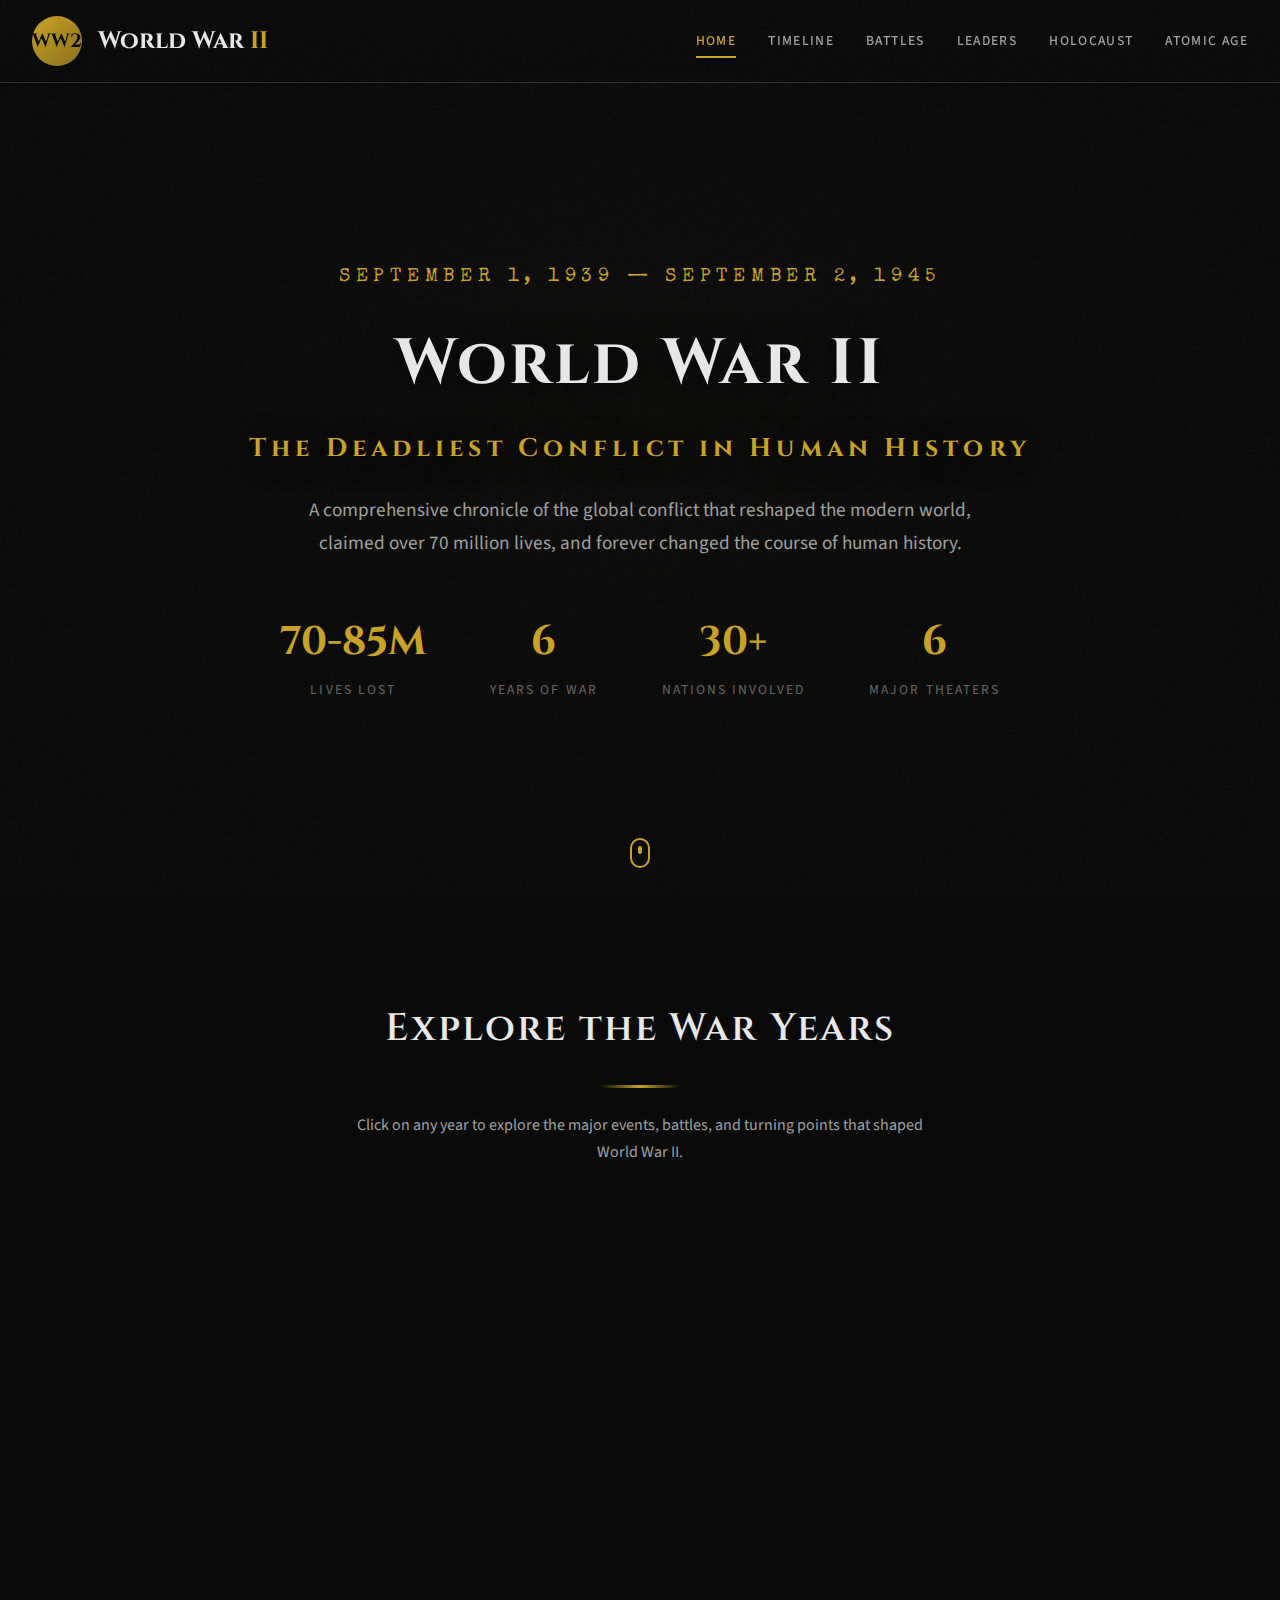
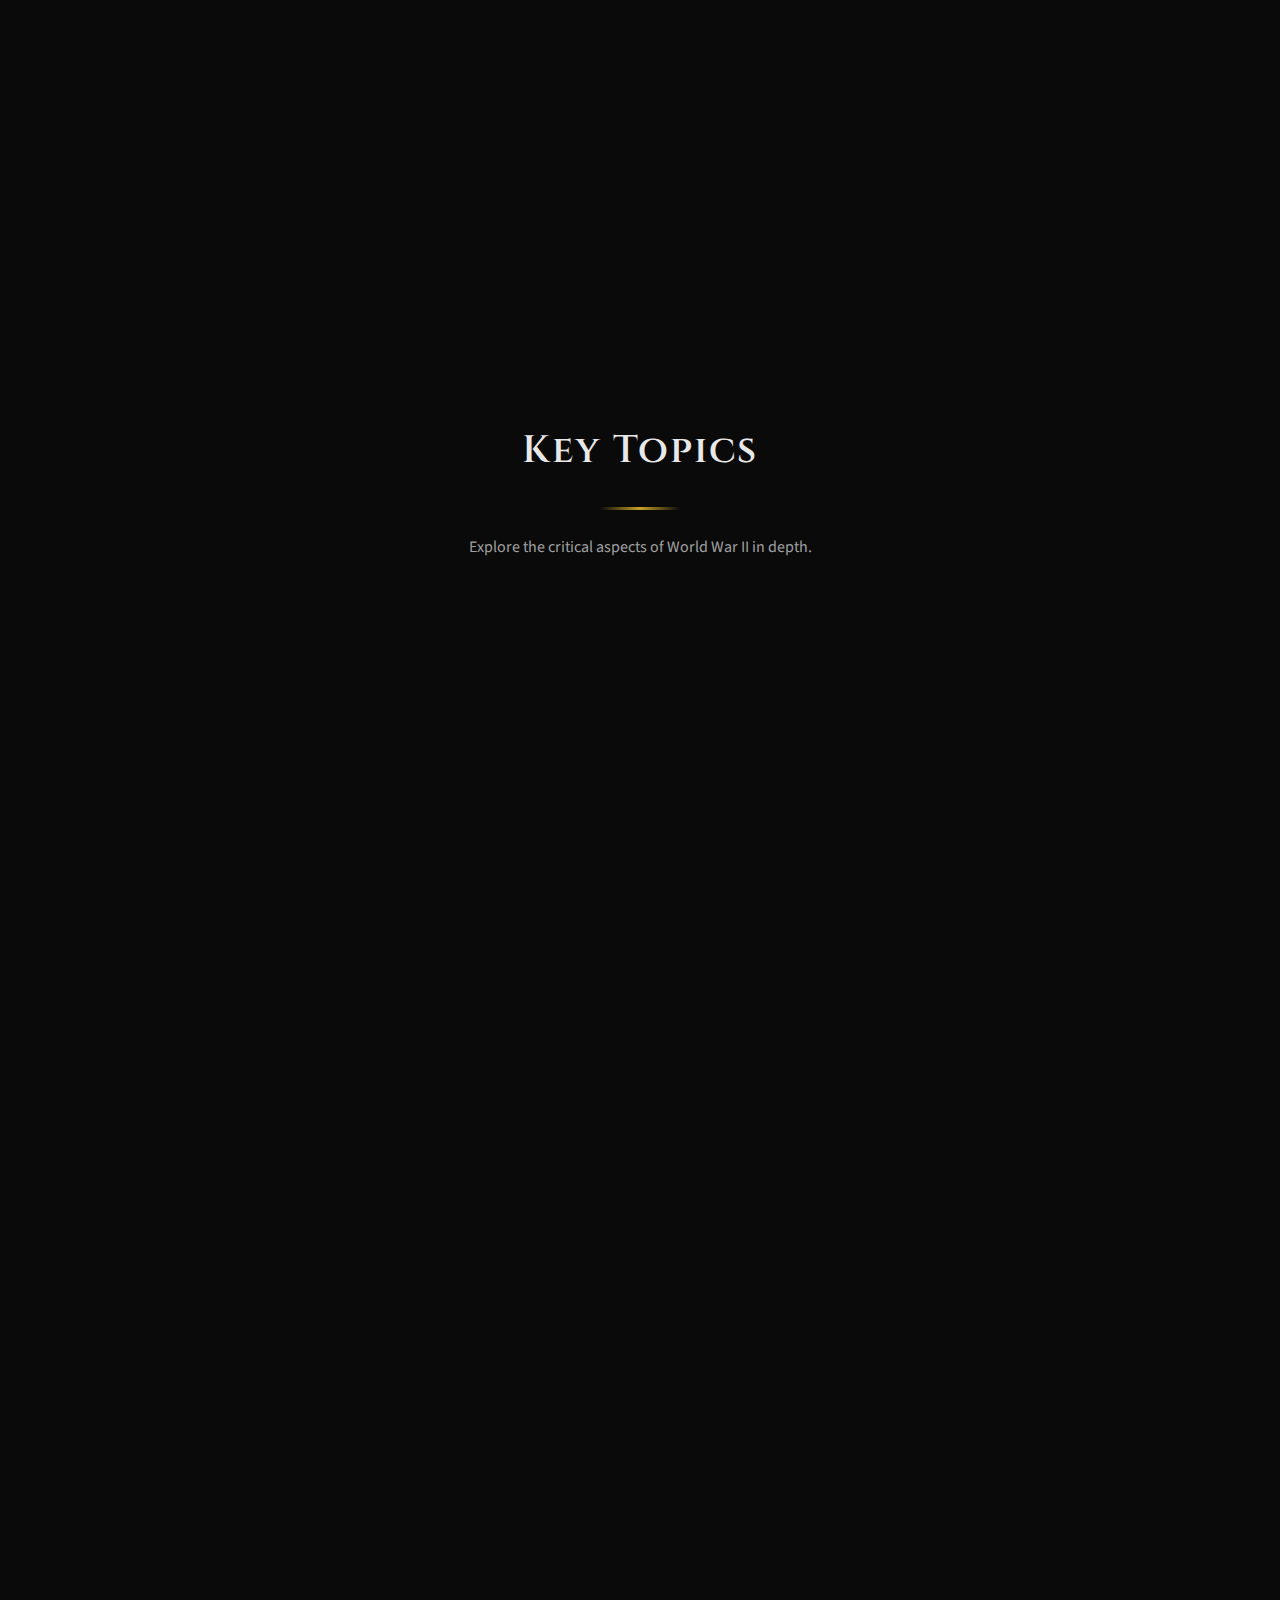
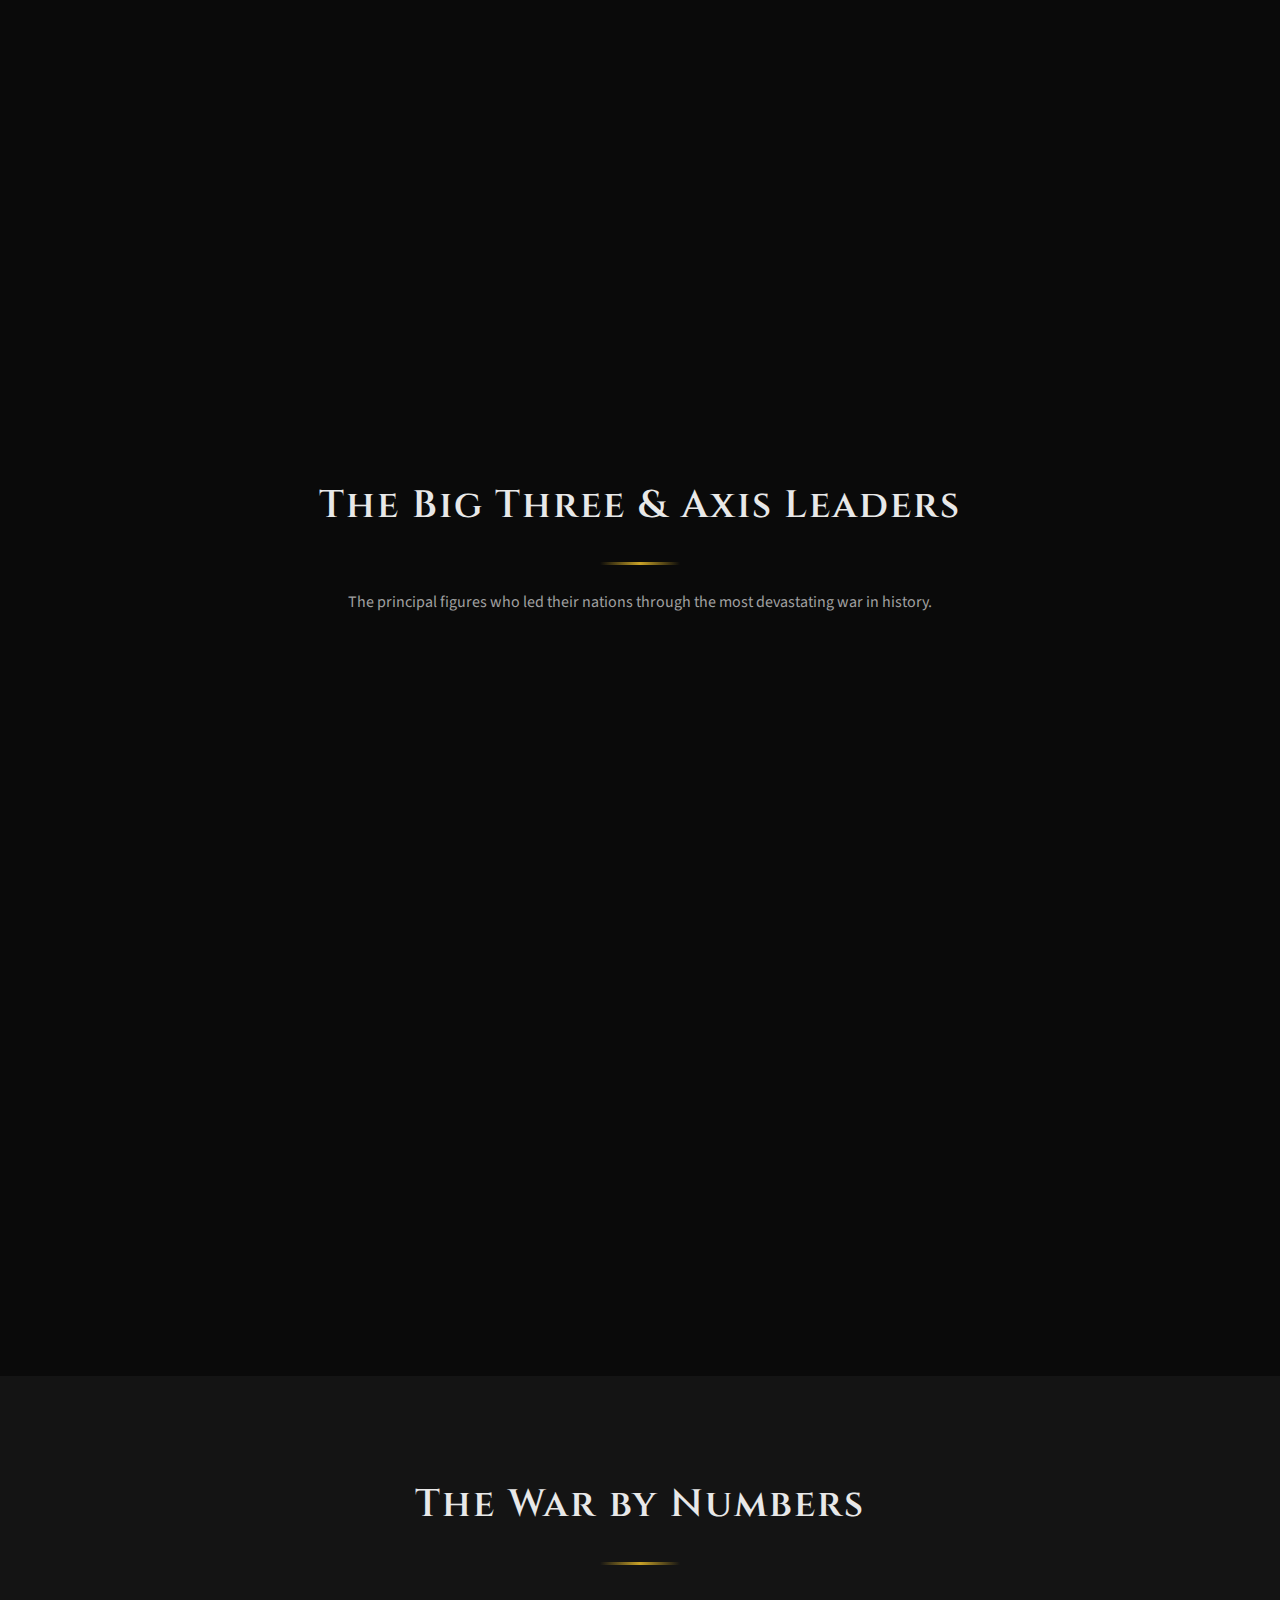
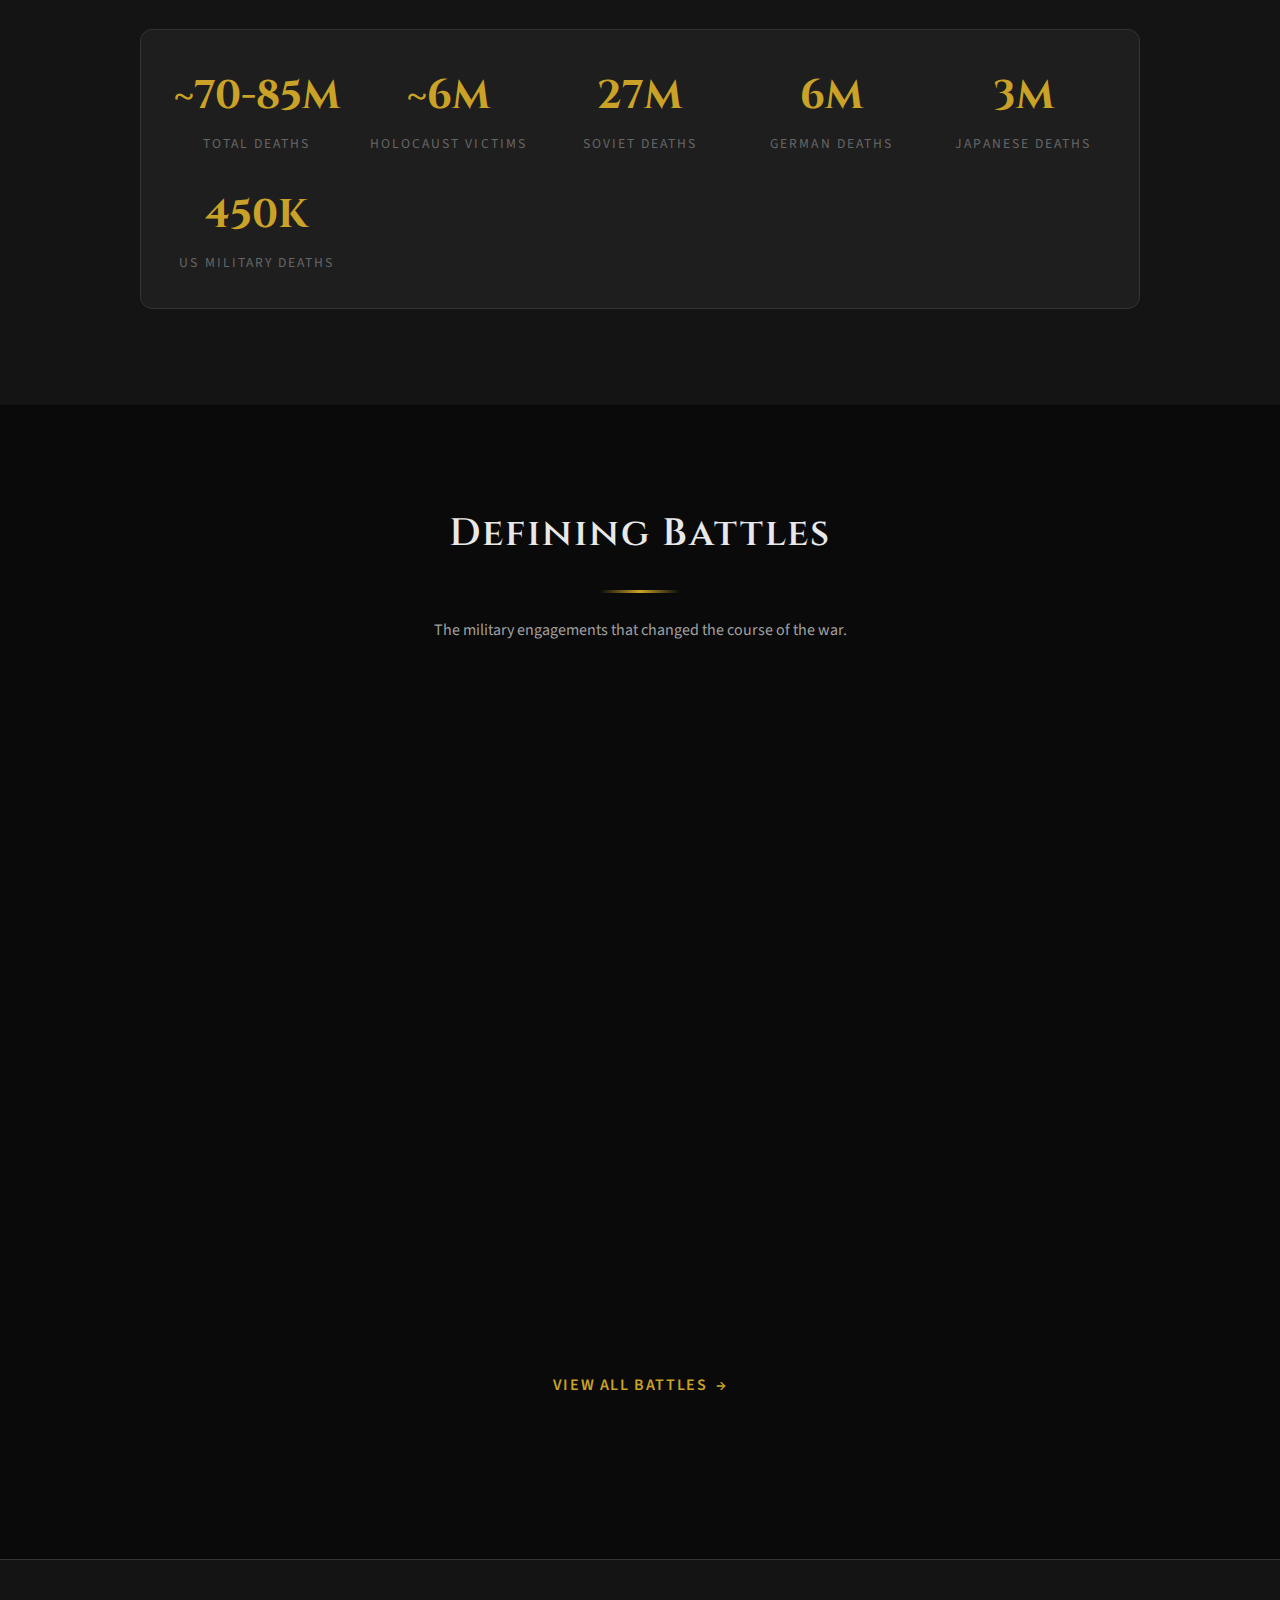
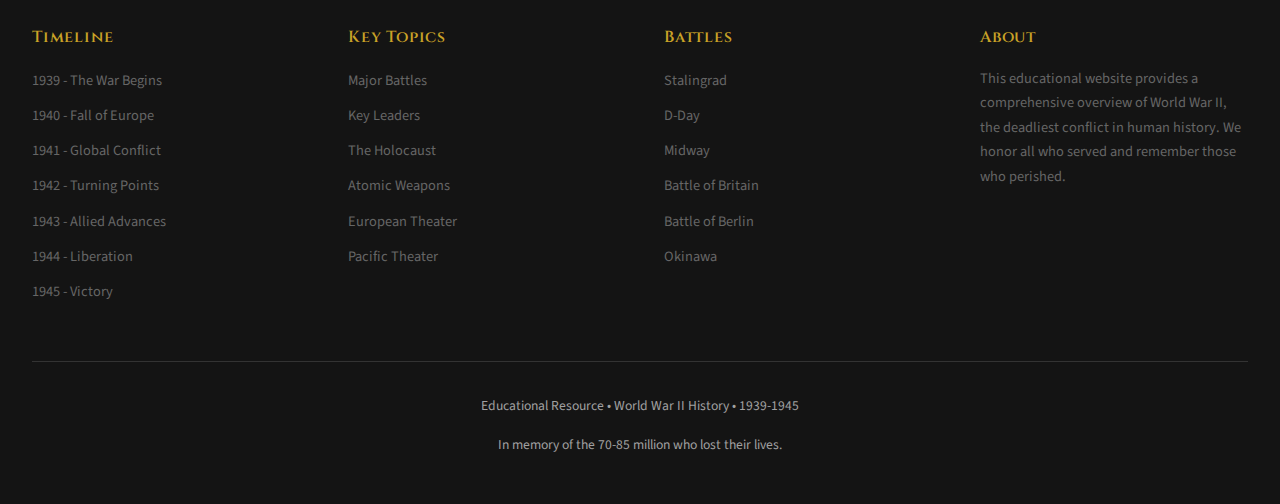
<file: index.html>
<!DOCTYPE html>
<html lang="en">
<head>
  <meta charset="UTF-8">
  <meta name="viewport" content="width=device-width, initial-scale=1.0">
  <meta name="description" content="A comprehensive interactive history of World War II (1939-1945). Explore timelines, battles, leaders, and pivotal moments of the deadliest conflict in human history.">
  <title>World War II History | 1939-1945</title>
  <link rel="stylesheet" href="css/style.css">
  <link rel="icon" href="data:image/svg+xml,<svg xmlns='http://www.w3.org/2000/svg' viewBox='0 0 100 100'><text y='.9em' font-size='90'>⚔️</text></svg>">
</head>
<body>
  <!-- Header -->
  <header class="site-header">
    <div class="header-content">
      <a href="index.html" class="logo">
        <div class="logo-icon">WW2</div>
        <div class="logo-text">World War <span>II</span></div>
      </a>
      <nav class="main-nav">
        <ul>
          <li><a href="index.html" class="active">Home</a></li>
          <li><a href="#timeline">Timeline</a></li>
          <li><a href="pages/battles.html">Battles</a></li>
          <li><a href="pages/leaders.html">Leaders</a></li>
          <li><a href="pages/holocaust.html">Holocaust</a></li>
          <li><a href="pages/atomic.html">Atomic Age</a></li>
        </ul>
      </nav>
      <button class="menu-toggle" aria-label="Toggle menu">☰</button>
    </div>
  </header>

  <!-- Hero Section -->
  <section class="hero">
    <div class="hero-content">
      <p class="hero-date">SEPTEMBER 1, 1939 — SEPTEMBER 2, 1945</p>
      <h1>World War II<span>The Deadliest Conflict in Human History</span></h1>
      <p class="hero-subtitle">
        A comprehensive chronicle of the global conflict that reshaped the modern world, 
        claimed over 70 million lives, and forever changed the course of human history.
      </p>
      <div class="hero-stats">
        <div class="stat">
          <span class="stat-number">70-85M</span>
          <span class="stat-label">Lives Lost</span>
        </div>
        <div class="stat">
          <span class="stat-number">6</span>
          <span class="stat-label">Years of War</span>
        </div>
        <div class="stat">
          <span class="stat-number">30+</span>
          <span class="stat-label">Nations Involved</span>
        </div>
        <div class="stat">
          <span class="stat-number">6</span>
          <span class="stat-label">Major Theaters</span>
        </div>
      </div>
    </div>
    <div class="scroll-indicator">
      <span></span>
    </div>
  </section>

  <!-- Year Navigation -->
  <section class="section" id="timeline">
    <div class="section-header">
      <h2>Explore the War Years</h2>
      <div class="section-divider"></div>
      <p>Click on any year to explore the major events, battles, and turning points that shaped World War II.</p>
    </div>
    
    <div class="year-grid">
      <a href="pages/1939.html" class="year-card">
        <div class="year">1939</div>
        <div class="year-title">The War Begins</div>
        <div class="key-event">Germany invades Poland</div>
      </a>
      
      <a href="pages/1940.html" class="year-card">
        <div class="year">1940</div>
        <div class="year-title">The Fall of Europe</div>
        <div class="key-event">France falls • Battle of Britain</div>
      </a>
      
      <a href="pages/1941.html" class="year-card">
        <div class="year">1941</div>
        <div class="year-title">Global Conflict</div>
        <div class="key-event">Pearl Harbor • Operation Barbarossa</div>
      </a>
      
      <a href="pages/1942.html" class="year-card">
        <div class="year">1942</div>
        <div class="year-title">The Tide Turns</div>
        <div class="key-event">Stalingrad • Midway</div>
      </a>
      
      <a href="pages/1943.html" class="year-card">
        <div class="year">1943</div>
        <div class="year-title">Allied Advances</div>
        <div class="key-event">Kursk • Italy invaded</div>
      </a>
      
      <a href="pages/1944.html" class="year-card">
        <div class="year">1944</div>
        <div class="year-title">Liberation</div>
        <div class="key-event">D-Day • Paris liberated</div>
      </a>
      
      <a href="pages/1945.html" class="year-card">
        <div class="year">1945</div>
        <div class="year-title">Victory & Peace</div>
        <div class="key-event">Berlin falls • Japan surrenders</div>
      </a>
    </div>
  </section>

  <!-- Key Topics -->
  <section class="section" id="topics">
    <div class="section-header">
      <h2>Key Topics</h2>
      <div class="section-divider"></div>
      <p>Explore the critical aspects of World War II in depth.</p>
    </div>
    
    <div class="topic-grid">
      <a href="pages/casualties-map.html" class="topic-card">
        <div class="topic-card-image" style="background: linear-gradient(rgba(0,0,0,0.5), rgba(0,0,0,0.7)), url('https://upload.wikimedia.org/wikipedia/commons/thumb/0/05/Rows_of_crosses_at_a_US_military_cemetery_in_France_%28Colleville-sur-Mer%2C_Calvados%2C_Normandy%29.jpg/1280px-Rows_of_crosses_at_a_US_military_cemetery_in_France_%28Colleville-sur-Mer%2C_Calvados%2C_Normandy%29.jpg') center/cover;"></div>
        <div class="topic-card-content">
          <h3>Interactive Casualties Map</h3>
          <p>Explore the devastating human cost of WWII. See deaths by country with our interactive world map.</p>
          <span class="read-more">Explore Map →</span>
        </div>
      </a>
      
      <a href="pages/battles.html" class="topic-card">
        <div class="topic-card-image" style="background: linear-gradient(rgba(0,0,0,0.5), rgba(0,0,0,0.7)), url('https://upload.wikimedia.org/wikipedia/commons/thumb/a/a5/Into_the_Jaws_of_Death_23-0455M_Edit.jpg/1280px-Into_the_Jaws_of_Death_23-0455M_Edit.jpg') center/cover;"></div>
        <div class="topic-card-content">
          <h3>Major Battles</h3>
          <p>From Stalingrad to Normandy, explore the decisive military engagements that determined the war's outcome.</p>
          <span class="read-more">Explore Battles →</span>
        </div>
      </a>
      
      <a href="pages/leaders.html" class="topic-card">
        <div class="topic-card-image" style="background: linear-gradient(rgba(0,0,0,0.5), rgba(0,0,0,0.7)), url('https://upload.wikimedia.org/wikipedia/commons/thumb/d/d2/Yalta_Conference_%28Churchill%2C_Roosevelt%2C_Stalin%29_%28B%26W%29.jpg/1280px-Yalta_Conference_%28Churchill%2C_Roosevelt%2C_Stalin%29_%28B%26W%29.jpg') center/cover;"></div>
        <div class="topic-card-content">
          <h3>Key Leaders</h3>
          <p>The commanders, politicians, and dictators whose decisions shaped the course of the war.</p>
          <span class="read-more">Meet the Leaders →</span>
        </div>
      </a>
      
      <a href="pages/holocaust.html" class="topic-card">
        <div class="topic-card-image" style="background: linear-gradient(rgba(0,0,0,0.5), rgba(0,0,0,0.7)), url('https://upload.wikimedia.org/wikipedia/commons/thumb/e/e6/Auschwitz_I_entrance_snow.jpg/1280px-Auschwitz_I_entrance_snow.jpg') center/cover;"></div>
        <div class="topic-card-content">
          <h3>The Holocaust</h3>
          <p>The systematic genocide of six million Jews and millions of others by Nazi Germany.</p>
          <span class="read-more">Learn More →</span>
        </div>
      </a>
      
      <a href="pages/atomic.html" class="topic-card">
        <div class="topic-card-image" style="background: linear-gradient(rgba(0,0,0,0.5), rgba(0,0,0,0.7)), url('https://upload.wikimedia.org/wikipedia/commons/thumb/e/e0/Nagasakibomb.jpg/800px-Nagasakibomb.jpg') center/cover;"></div>
        <div class="topic-card-content">
          <h3>The Atomic Age</h3>
          <p>The development and use of nuclear weapons that ended the war and changed warfare forever.</p>
          <span class="read-more">Explore →</span>
        </div>
      </a>
      
      <a href="pages/european-theater.html" class="topic-card">
        <div class="topic-card-image" style="background: linear-gradient(rgba(0,0,0,0.5), rgba(0,0,0,0.7)), url('https://upload.wikimedia.org/wikipedia/commons/thumb/1/10/Destroyed_Warsaw%2C_capital_of_Poland%2C_January_1945.jpg/1280px-Destroyed_Warsaw%2C_capital_of_Poland%2C_January_1945.jpg') center/cover;"></div>
        <div class="topic-card-content">
          <h3>European Theater</h3>
          <p>The war in Europe: from the Blitzkrieg to the fall of Berlin and the liberation of the continent.</p>
          <span class="read-more">Explore Theater →</span>
        </div>
      </a>
      
      <a href="pages/pacific-theater.html" class="topic-card">
        <div class="topic-card-image" style="background: linear-gradient(rgba(0,0,0,0.5), rgba(0,0,0,0.7)), url('https://upload.wikimedia.org/wikipedia/commons/thumb/0/09/USS_Bunker_Hill_hit_by_two_Kamikazes.jpg/1280px-USS_Bunker_Hill_hit_by_two_Kamikazes.jpg') center/cover;"></div>
        <div class="topic-card-content">
          <h3>Pacific Theater</h3>
          <p>The island-hopping campaign against Japan, from Pearl Harbor to Tokyo Bay.</p>
          <span class="read-more">Explore Theater →</span>
        </div>
      </a>
    </div>
  </section>

  <!-- Featured Leaders Preview -->
  <section class="section" id="leaders-preview">
    <div class="section-header">
      <h2>The Big Three & Axis Leaders</h2>
      <div class="section-divider"></div>
      <p>The principal figures who led their nations through the most devastating war in history.</p>
    </div>
    
    <div class="leaders-grid">
      <a href="pages/leaders.html#roosevelt" class="leader-card allies">
        <div class="leader-avatar" style="background: url('https://pngimg.com/uploads/franklin_roosevelt/franklin_roosevelt_PNG23.png') center/cover;"></div>
        <h4>Franklin D. Roosevelt</h4>
        <p class="leader-role">President</p>
        <p class="leader-nation">United States</p>
      </a>
      
      <a href="pages/leaders.html#churchill" class="leader-card allies">
        <div class="leader-avatar" style="background: url('https://pngimg.com/uploads/winston_churchill/winston_churchill_PNG27.png') center/cover;"></div>
        <h4>Winston Churchill</h4>
        <p class="leader-role">Prime Minister</p>
        <p class="leader-nation">United Kingdom</p>
      </a>
      
      <a href="pages/leaders.html#stalin" class="leader-card allies">
        <div class="leader-avatar" style="background: url('https://pngimg.com/uploads/stalin/stalin_PNG5.png') center/cover;"></div>
        <h4>Joseph Stalin</h4>
        <p class="leader-role">Premier</p>
        <p class="leader-nation">Soviet Union</p>
      </a>
      
      <a href="pages/leaders.html#hitler" class="leader-card axis">
        <div class="leader-avatar" style="background: url('https://pngimg.com/uploads/hitler/hitler_PNG1.png') center/cover;"></div>
        <h4>Adolf Hitler</h4>
        <p class="leader-role">Führer</p>
        <p class="leader-nation">Nazi Germany</p>
      </a>
      
      <a href="pages/leaders.html#mussolini" class="leader-card axis">
        <div class="leader-avatar" style="background: url('https://pngimg.com/uploads/mussolini/mussolini_PNG1.png') center/cover;"></div>
        <h4>Benito Mussolini</h4>
        <p class="leader-role">Il Duce</p>
        <p class="leader-nation">Italy</p>
      </a>
      
      <a href="pages/leaders.html#tojo" class="leader-card axis">
        <div class="leader-avatar" style="background: #2a2a2a url('https://upload.wikimedia.org/wikipedia/commons/thumb/a/a5/Hideki_Tojo.jpg/220px-Hideki_Tojo.jpg') center/cover;"></div>
        <h4>Hideki Tojo</h4>
        <p class="leader-role">Prime Minister</p>
        <p class="leader-nation">Japan</p>
      </a>
    </div>
  </section>

  <!-- Quick Stats -->
  <section class="section" style="background: var(--secondary-bg); margin-left: -2rem; margin-right: -2rem; padding-left: 2rem; padding-right: 2rem;">
    <div class="section-header">
      <h2>The War by Numbers</h2>
      <div class="section-divider"></div>
    </div>
    
    <div class="stats-block" style="max-width: 1000px; margin: 0 auto;">
      <div class="stat">
        <span class="stat-number">~70-85M</span>
        <span class="stat-label">Total Deaths</span>
      </div>
      <div class="stat">
        <span class="stat-number">~6M</span>
        <span class="stat-label">Holocaust Victims</span>
      </div>
      <div class="stat">
        <span class="stat-number">27M</span>
        <span class="stat-label">Soviet Deaths</span>
      </div>
      <div class="stat">
        <span class="stat-number">6M</span>
        <span class="stat-label">German Deaths</span>
      </div>
      <div class="stat">
        <span class="stat-number">3M</span>
        <span class="stat-label">Japanese Deaths</span>
      </div>
      <div class="stat">
        <span class="stat-number">450K</span>
        <span class="stat-label">US Military Deaths</span>
      </div>
    </div>
  </section>

  <!-- Featured Battles Preview -->
  <section class="section" id="battles-preview">
    <div class="section-header">
      <h2>Defining Battles</h2>
      <div class="section-divider"></div>
      <p>The military engagements that changed the course of the war.</p>
    </div>
    
    <div class="battle-list" style="max-width: 900px; margin: 0 auto;">
      <a href="pages/battles.html#stalingrad" class="battle-item">
        <span class="battle-date">Aug 1942 - Feb 1943</span>
        <div class="battle-info">
          <h4>Battle of Stalingrad</h4>
          <p>The bloodiest battle in history; turning point on the Eastern Front</p>
        </div>
        <span class="battle-theater">Eastern Front</span>
      </a>
      
      <a href="pages/battles.html#normandy" class="battle-item">
        <span class="battle-date">June 6, 1944</span>
        <div class="battle-info">
          <h4>D-Day / Normandy Invasion</h4>
          <p>The largest amphibious invasion in history; liberation of Western Europe begins</p>
        </div>
        <span class="battle-theater">Western Front</span>
      </a>
      
      <a href="pages/battles.html#midway" class="battle-item">
        <span class="battle-date">June 4-7, 1942</span>
        <div class="battle-info">
          <h4>Battle of Midway</h4>
          <p>Decisive naval victory; turning point in the Pacific War</p>
        </div>
        <span class="battle-theater">Pacific</span>
      </a>
      
      <a href="pages/battles.html#britain" class="battle-item">
        <span class="battle-date">July - Oct 1940</span>
        <div class="battle-info">
          <h4>Battle of Britain</h4>
          <p>First major campaign fought entirely by air forces; Britain stands alone</p>
        </div>
        <span class="battle-theater">Western Front</span>
      </a>
      
      <a href="pages/battles.html#bulge" class="battle-item">
        <span class="battle-date">Dec 1944 - Jan 1945</span>
        <div class="battle-info">
          <h4>Battle of the Bulge</h4>
          <p>Germany's last major offensive; largest battle fought by US forces</p>
        </div>
        <span class="battle-theater">Western Front</span>
      </a>
    </div>
    
    <div style="text-align: center; margin-top: 2rem;">
      <a href="pages/battles.html" class="event-link" style="font-size: 1rem;">View All Battles</a>
    </div>
  </section>

  <!-- Footer -->
  <footer class="site-footer">
    <div class="footer-content">
      <div class="footer-section">
        <h4>Timeline</h4>
        <ul>
          <li><a href="pages/1939.html">1939 - The War Begins</a></li>
          <li><a href="pages/1940.html">1940 - Fall of Europe</a></li>
          <li><a href="pages/1941.html">1941 - Global Conflict</a></li>
          <li><a href="pages/1942.html">1942 - Turning Points</a></li>
          <li><a href="pages/1943.html">1943 - Allied Advances</a></li>
          <li><a href="pages/1944.html">1944 - Liberation</a></li>
          <li><a href="pages/1945.html">1945 - Victory</a></li>
        </ul>
      </div>
      
      <div class="footer-section">
        <h4>Key Topics</h4>
        <ul>
          <li><a href="pages/battles.html">Major Battles</a></li>
          <li><a href="pages/leaders.html">Key Leaders</a></li>
          <li><a href="pages/holocaust.html">The Holocaust</a></li>
          <li><a href="pages/atomic.html">Atomic Weapons</a></li>
          <li><a href="pages/european-theater.html">European Theater</a></li>
          <li><a href="pages/pacific-theater.html">Pacific Theater</a></li>
        </ul>
      </div>
      
      <div class="footer-section">
        <h4>Battles</h4>
        <ul>
          <li><a href="pages/battles.html#stalingrad">Stalingrad</a></li>
          <li><a href="pages/battles.html#normandy">D-Day</a></li>
          <li><a href="pages/battles.html#midway">Midway</a></li>
          <li><a href="pages/battles.html#britain">Battle of Britain</a></li>
          <li><a href="pages/battles.html#berlin">Battle of Berlin</a></li>
          <li><a href="pages/battles.html#okinawa">Okinawa</a></li>
        </ul>
      </div>
      
      <div class="footer-section">
        <h4>About</h4>
        <p style="color: var(--text-muted); font-size: 0.9rem;">
          This educational website provides a comprehensive overview of World War II, 
          the deadliest conflict in human history. We honor all who served and remember those who perished.
        </p>
      </div>
    </div>
    
    <div class="footer-bottom">
      <p>Educational Resource • World War II History • 1939-1945</p>
      <p style="margin-top: 0.5rem;">In memory of the 70-85 million who lost their lives.</p>
    </div>
  </footer>

  <!-- Back to Top Button -->
  <button class="back-to-top" aria-label="Back to top">↑</button>

  <script src="js/main.js"></script>
</body>
</html>
</file>
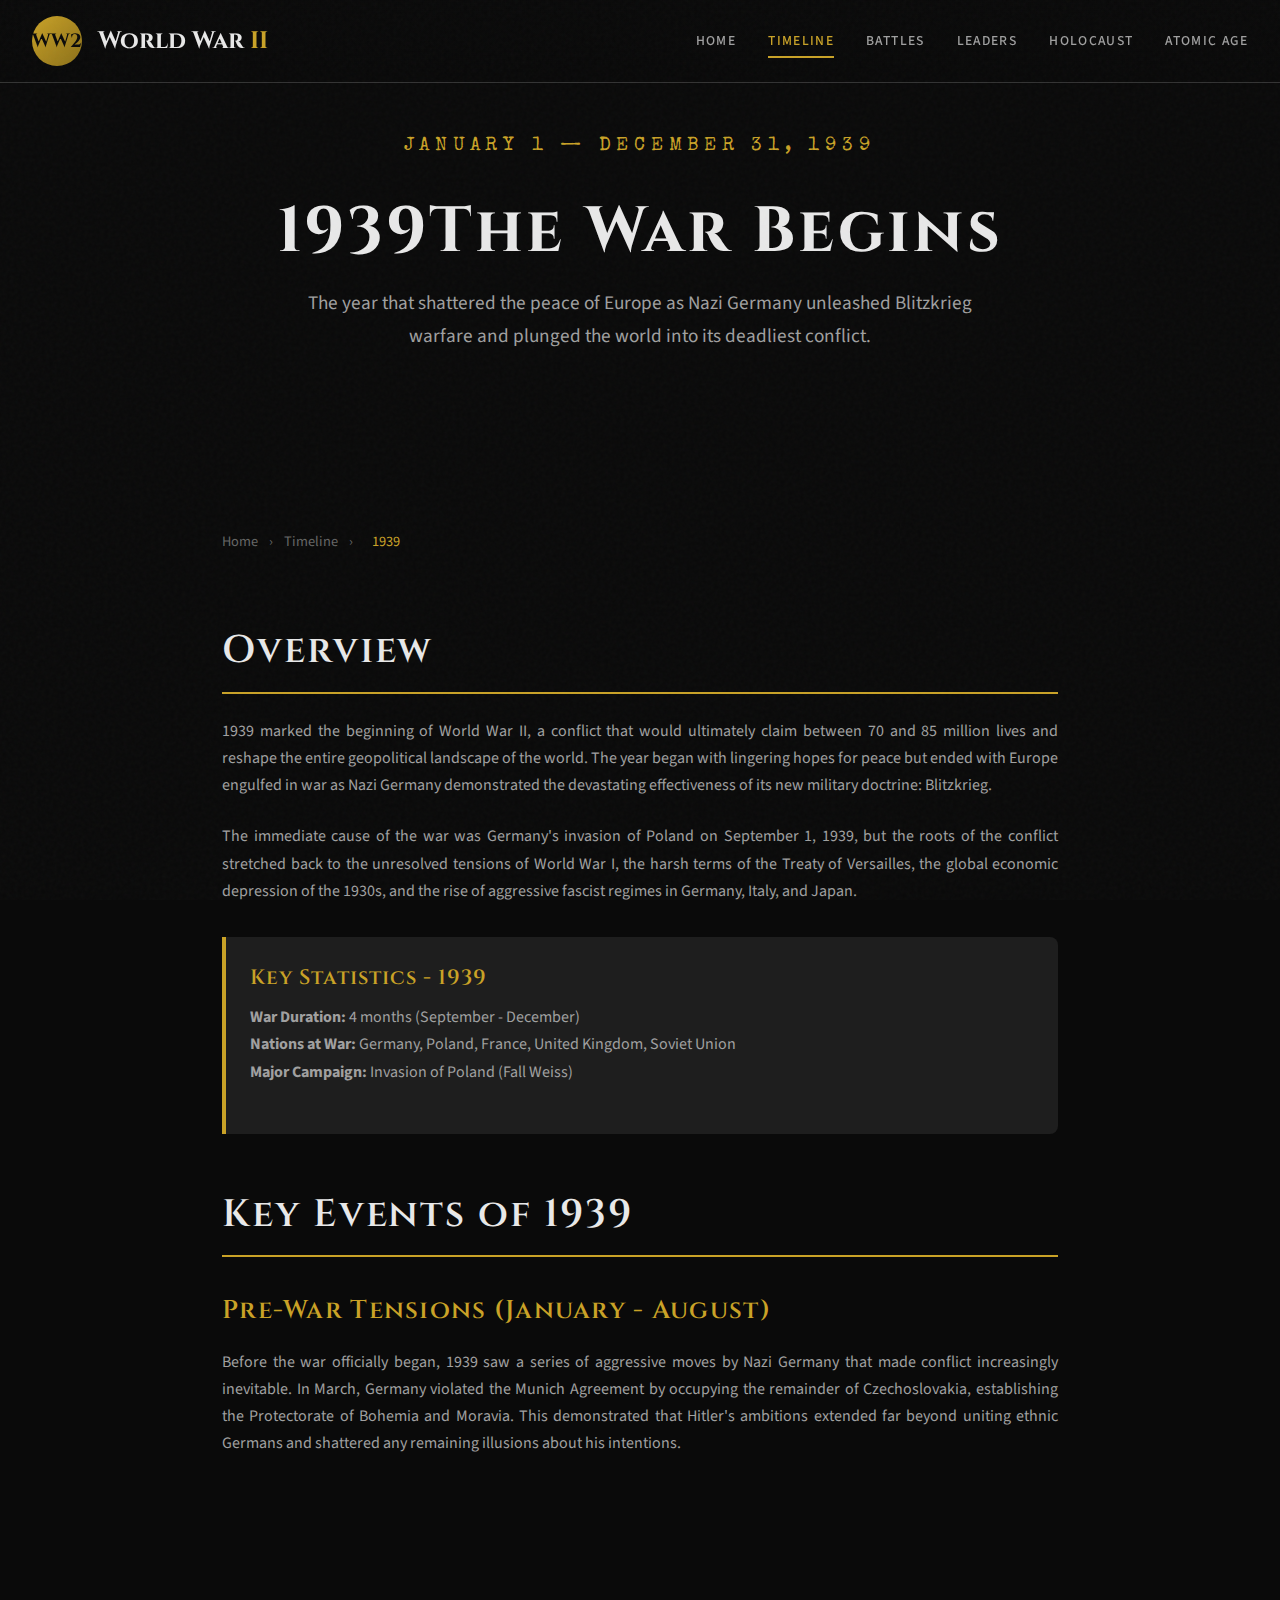
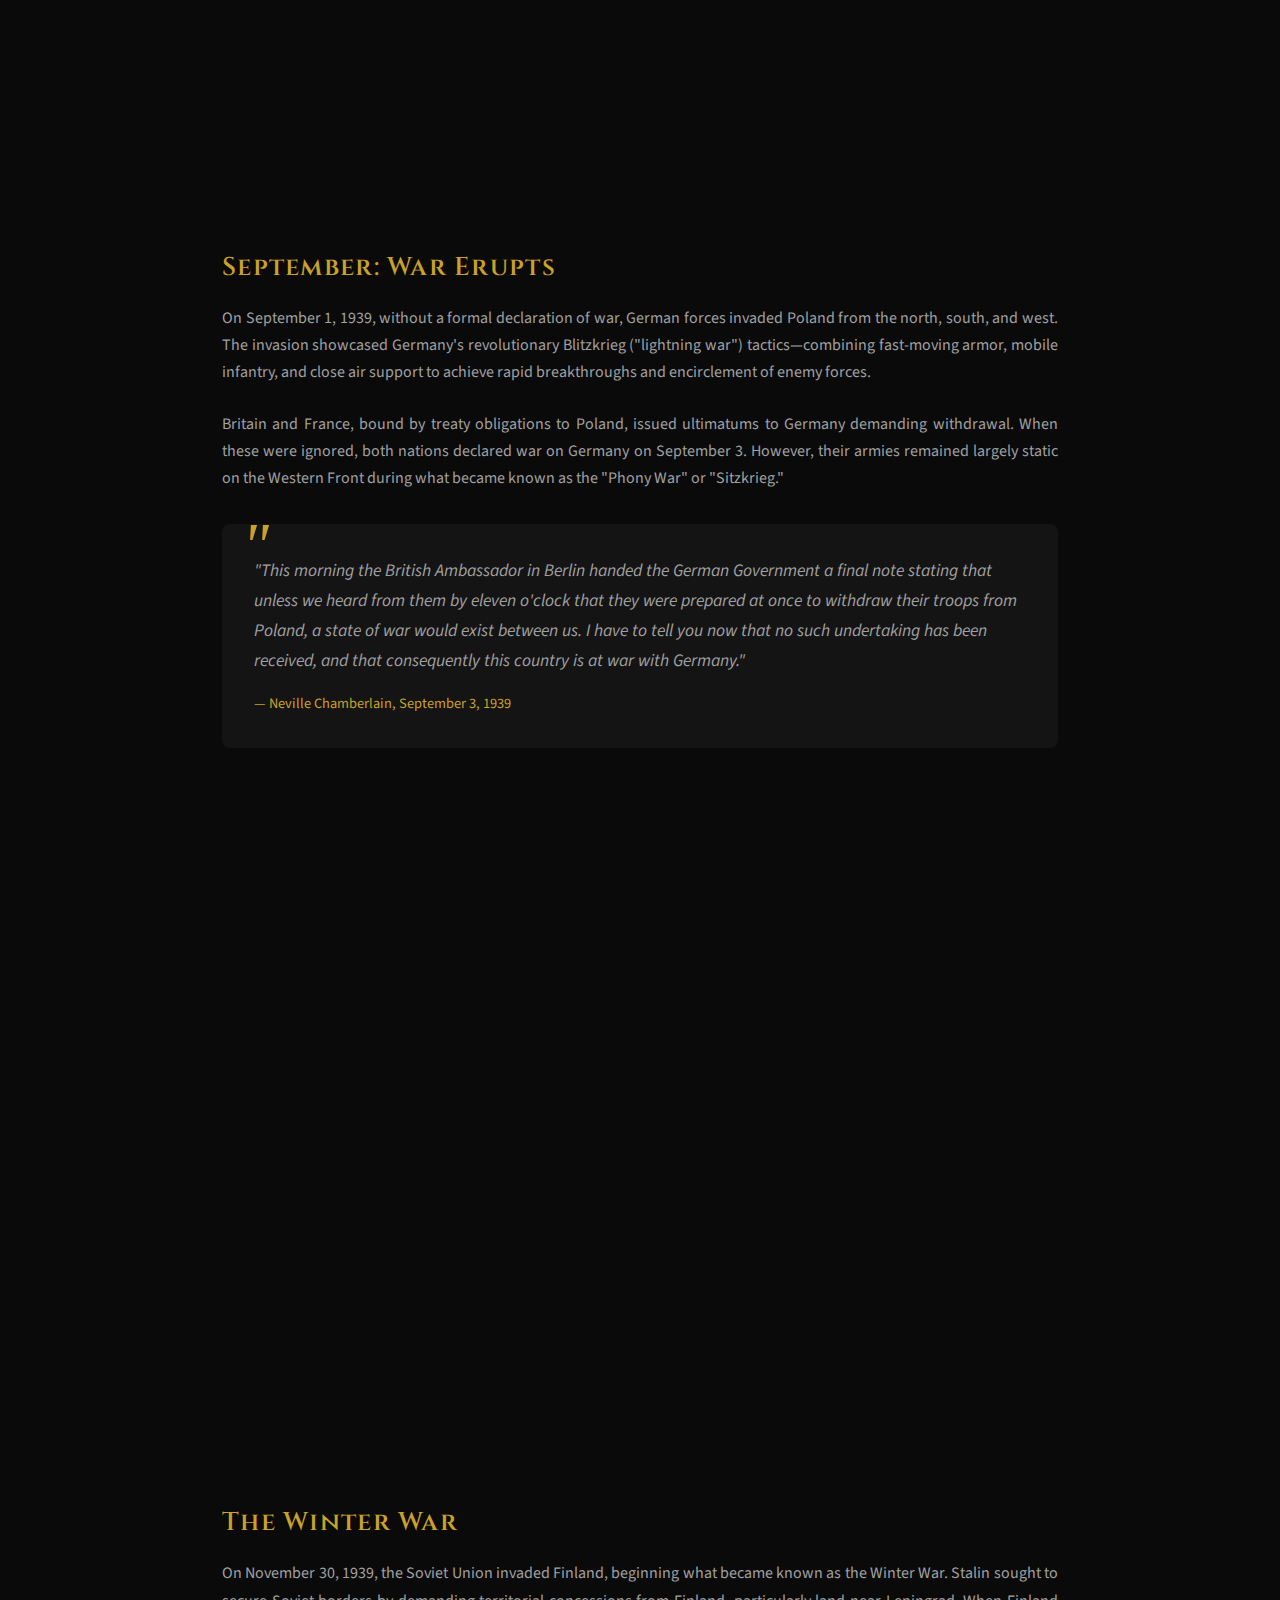
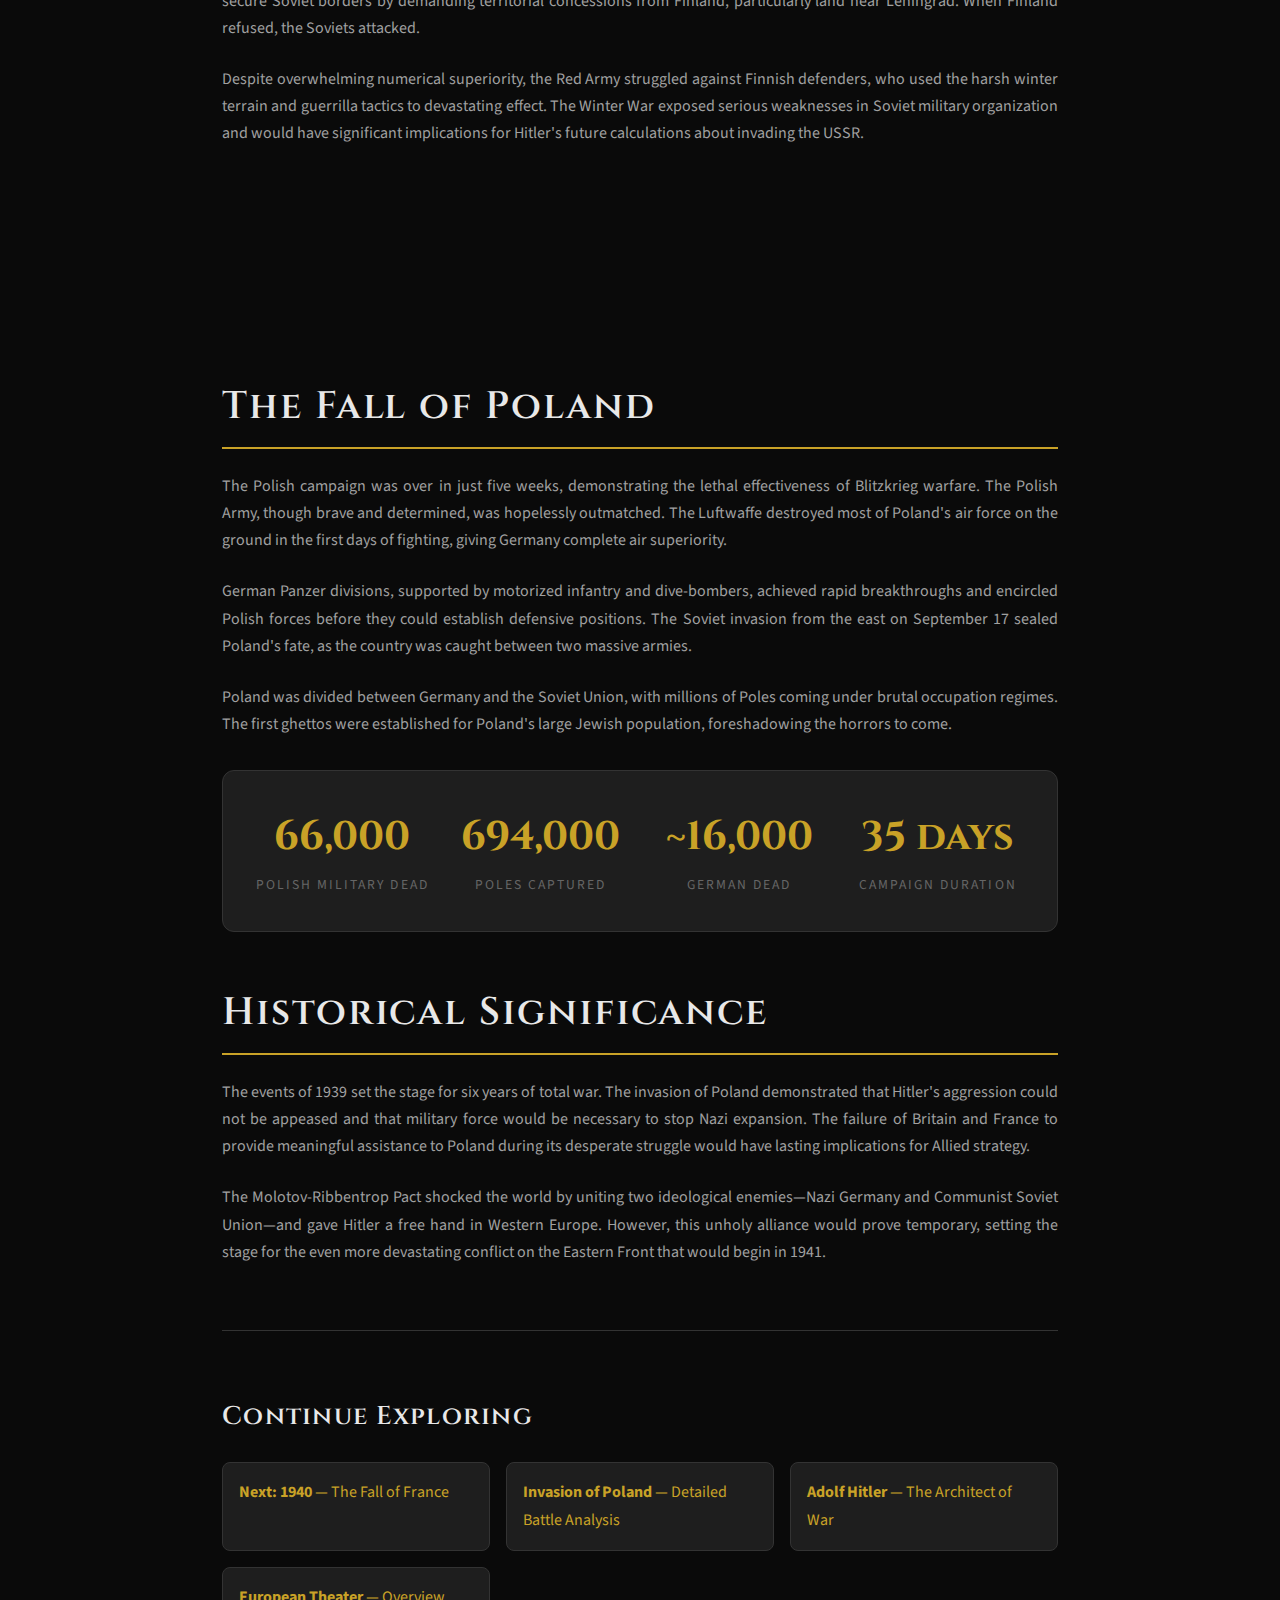
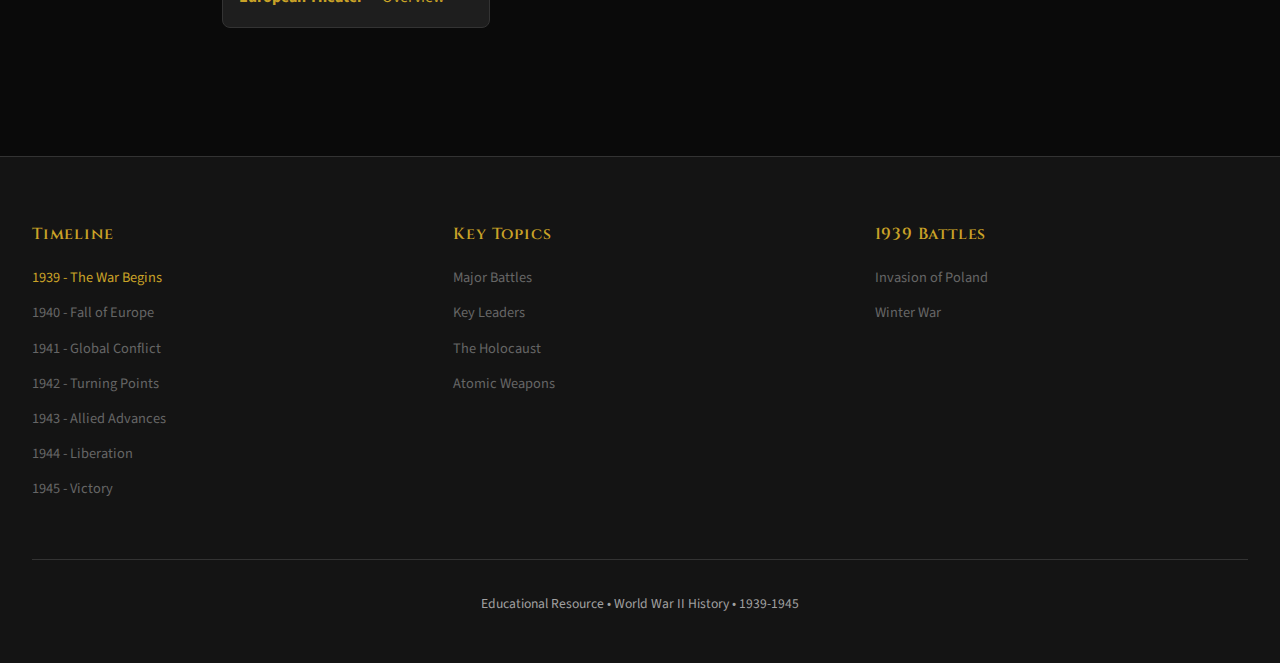
<file: pages/1939.html>
<!DOCTYPE html>
<html lang="en">
<head>
  <meta charset="UTF-8">
  <meta name="viewport" content="width=device-width, initial-scale=1.0">
  <meta name="description" content="1939: The year World War II began with Germany's invasion of Poland. Explore the events that ignited the deadliest conflict in history.">
  <title>1939 - The War Begins | World War II History</title>
  <link rel="stylesheet" href="../css/style.css">
  <link rel="icon" href="data:image/svg+xml,<svg xmlns='http://www.w3.org/2000/svg' viewBox='0 0 100 100'><text y='.9em' font-size='90'>⚔️</text></svg>">
</head>
<body>
  <!-- Header -->
  <header class="site-header">
    <div class="header-content">
      <a href="../index.html" class="logo">
        <div class="logo-icon">WW2</div>
        <div class="logo-text">World War <span>II</span></div>
      </a>
      <nav class="main-nav">
        <ul>
          <li><a href="../index.html">Home</a></li>
          <li><a href="../index.html#timeline" class="active">Timeline</a></li>
          <li><a href="battles.html">Battles</a></li>
          <li><a href="leaders.html">Leaders</a></li>
          <li><a href="holocaust.html">Holocaust</a></li>
          <li><a href="atomic.html">Atomic Age</a></li>
        </ul>
      </nav>
      <button class="menu-toggle" aria-label="Toggle menu">☰</button>
    </div>
  </header>

  <!-- Page Hero -->
  <section class="page-hero">
    <div class="hero-content">
      <p class="hero-date">JANUARY 1 — DECEMBER 31, 1939</p>
      <h1>1939<span>The War Begins</span></h1>
      <p class="hero-subtitle">
        The year that shattered the peace of Europe as Nazi Germany unleashed Blitzkrieg warfare 
        and plunged the world into its deadliest conflict.
      </p>
    </div>
  </section>

  <!-- Breadcrumb -->
  <div class="page-content">
    <div class="breadcrumb">
      <a href="../index.html">Home</a>
      <span>›</span>
      <a href="../index.html#timeline">Timeline</a>
      <span>›</span>
      <span style="color: var(--accent-gold);">1939</span>
    </div>

    <!-- Overview -->
    <h2>Overview</h2>
    <p>
      1939 marked the beginning of World War II, a conflict that would ultimately claim between 70 and 85 million lives 
      and reshape the entire geopolitical landscape of the world. The year began with lingering hopes for peace but ended 
      with Europe engulfed in war as Nazi Germany demonstrated the devastating effectiveness of its new military doctrine: Blitzkrieg.
    </p>
    <p>
      The immediate cause of the war was Germany's invasion of Poland on September 1, 1939, but the roots of the conflict 
      stretched back to the unresolved tensions of World War I, the harsh terms of the Treaty of Versailles, the global 
      economic depression of the 1930s, and the rise of aggressive fascist regimes in Germany, Italy, and Japan.
    </p>

    <div class="info-box">
      <h4>Key Statistics - 1939</h4>
      <p>
        <strong>War Duration:</strong> 4 months (September - December)<br>
        <strong>Nations at War:</strong> Germany, Poland, France, United Kingdom, Soviet Union<br>
        <strong>Major Campaign:</strong> Invasion of Poland (Fall Weiss)
      </p>
    </div>

    <!-- Timeline of Events -->
    <h2>Key Events of 1939</h2>

    <h3>Pre-War Tensions (January - August)</h3>
    <p>
      Before the war officially began, 1939 saw a series of aggressive moves by Nazi Germany that made conflict increasingly 
      inevitable. In March, Germany violated the Munich Agreement by occupying the remainder of Czechoslovakia, establishing 
      the Protectorate of Bohemia and Moravia. This demonstrated that Hitler's ambitions extended far beyond uniting 
      ethnic Germans and shattered any remaining illusions about his intentions.
    </p>

    <div class="battle-list">
      <div class="battle-item">
        <span class="battle-date">March 14-15</span>
        <div class="battle-info">
          <h4>German Occupation of Czechoslovakia</h4>
          <p>Germany violates Munich Agreement, occupies Czech lands, and Slovakia declares independence as a German puppet state.</p>
        </div>
        <span class="battle-theater">Central Europe</span>
      </div>
      
      <div class="battle-item">
        <span class="battle-date">August 23</span>
        <div class="battle-info">
          <h4><a href="battles.html#molotov-ribbentrop">Molotov-Ribbentrop Pact</a></h4>
          <p>Nazi Germany and Soviet Union sign non-aggression pact with secret protocol dividing Eastern Europe.</p>
        </div>
        <span class="battle-theater">Diplomacy</span>
      </div>
    </div>

    <h3>September: War Erupts</h3>
    <p>
      On September 1, 1939, without a formal declaration of war, German forces invaded Poland from the north, south, and west. 
      The invasion showcased Germany's revolutionary Blitzkrieg ("lightning war") tactics—combining fast-moving armor, mobile 
      infantry, and close air support to achieve rapid breakthroughs and encirclement of enemy forces.
    </p>
    <p>
      Britain and France, bound by treaty obligations to Poland, issued ultimatums to Germany demanding withdrawal. 
      When these were ignored, both nations declared war on Germany on September 3. However, their armies remained 
      largely static on the Western Front during what became known as the "Phony War" or "Sitzkrieg."
    </p>

    <div class="quote-block">
      "This morning the British Ambassador in Berlin handed the German Government a final note stating that unless we heard 
      from them by eleven o'clock that they were prepared at once to withdraw their troops from Poland, a state of war 
      would exist between us. I have to tell you now that no such undertaking has been received, and that consequently 
      this country is at war with Germany."
      <cite>— Neville Chamberlain, September 3, 1939</cite>
    </div>

    <div class="battle-list">
      <div class="battle-item">
        <span class="battle-date">September 1</span>
        <div class="battle-info">
          <h4><a href="battles.html#poland">German Invasion of Poland</a></h4>
          <p>1.5 million German troops invade Poland, initiating World War II in Europe. Luftwaffe attacks Polish airfields and cities.</p>
        </div>
        <span class="battle-theater">Eastern Europe</span>
      </div>
      
      <div class="battle-item">
        <span class="battle-date">September 3</span>
        <div class="battle-info">
          <h4>Britain and France Declare War</h4>
          <p>Honoring their guarantee of Poland's borders, Britain and France declare war on Germany, forming the Allied Powers.</p>
        </div>
        <span class="battle-theater">Diplomacy</span>
      </div>
      
      <div class="battle-item">
        <span class="battle-date">September 17</span>
        <div class="battle-info">
          <h4>Soviet Invasion of Poland</h4>
          <p>The Soviet Union invades Poland from the east, as secretly agreed in the Molotov-Ribbentrop Pact. Poland is caught between two aggressors.</p>
        </div>
        <span class="battle-theater">Eastern Europe</span>
      </div>
      
      <div class="battle-item">
        <span class="battle-date">September 27-28</span>
        <div class="battle-info">
          <h4>Fall of Warsaw</h4>
          <p>Warsaw surrenders after weeks of siege and bombing. Poland is divided between Germany and the Soviet Union.</p>
        </div>
        <span class="battle-theater">Eastern Europe</span>
      </div>
    </div>

    <h3>The Winter War</h3>
    <p>
      On November 30, 1939, the Soviet Union invaded Finland, beginning what became known as the Winter War. 
      Stalin sought to secure Soviet borders by demanding territorial concessions from Finland, particularly 
      land near Leningrad. When Finland refused, the Soviets attacked.
    </p>
    <p>
      Despite overwhelming numerical superiority, the Red Army struggled against Finnish defenders, 
      who used the harsh winter terrain and guerrilla tactics to devastating effect. The Winter War exposed 
      serious weaknesses in Soviet military organization and would have significant implications for 
      Hitler's future calculations about invading the USSR.
    </p>

    <div class="battle-list">
      <div class="battle-item">
        <span class="battle-date">Nov 30 - Mar 1940</span>
        <div class="battle-info">
          <h4><a href="battles.html#winter-war">The Winter War</a></h4>
          <p>Soviet Union invades Finland. Despite early Soviet setbacks, Finland eventually cedes territory in March 1940.</p>
        </div>
        <span class="battle-theater">Northern Europe</span>
      </div>
    </div>

    <!-- The Fall of Poland -->
    <h2>The Fall of Poland</h2>
    <p>
      The Polish campaign was over in just five weeks, demonstrating the lethal effectiveness of Blitzkrieg warfare. 
      The Polish Army, though brave and determined, was hopelessly outmatched. The Luftwaffe destroyed most of 
      Poland's air force on the ground in the first days of fighting, giving Germany complete air superiority.
    </p>
    <p>
      German Panzer divisions, supported by motorized infantry and dive-bombers, achieved rapid breakthroughs 
      and encircled Polish forces before they could establish defensive positions. The Soviet invasion from 
      the east on September 17 sealed Poland's fate, as the country was caught between two massive armies.
    </p>
    <p>
      Poland was divided between Germany and the Soviet Union, with millions of Poles coming under brutal 
      occupation regimes. The first ghettos were established for Poland's large Jewish population, 
      foreshadowing the horrors to come.
    </p>

    <div class="stats-block">
      <div class="stat">
        <span class="stat-number">66,000</span>
        <span class="stat-label">Polish Military Dead</span>
      </div>
      <div class="stat">
        <span class="stat-number">694,000</span>
        <span class="stat-label">Poles Captured</span>
      </div>
      <div class="stat">
        <span class="stat-number">~16,000</span>
        <span class="stat-label">German Dead</span>
      </div>
      <div class="stat">
        <span class="stat-number">35 days</span>
        <span class="stat-label">Campaign Duration</span>
      </div>
    </div>

    <!-- Significance -->
    <h2>Historical Significance</h2>
    <p>
      The events of 1939 set the stage for six years of total war. The invasion of Poland demonstrated 
      that Hitler's aggression could not be appeased and that military force would be necessary to stop 
      Nazi expansion. The failure of Britain and France to provide meaningful assistance to Poland 
      during its desperate struggle would have lasting implications for Allied strategy.
    </p>
    <p>
      The Molotov-Ribbentrop Pact shocked the world by uniting two ideological enemies—Nazi Germany and 
      Communist Soviet Union—and gave Hitler a free hand in Western Europe. However, this unholy alliance 
      would prove temporary, setting the stage for the even more devastating conflict on the Eastern Front 
      that would begin in 1941.
    </p>

    <!-- Navigation -->
    <div class="related-links">
      <h3>Continue Exploring</h3>
      <div class="related-grid">
        <a href="1940.html" class="related-link">
          <strong>Next: 1940</strong> — The Fall of France
        </a>
        <a href="battles.html#poland" class="related-link">
          <strong>Invasion of Poland</strong> — Detailed Battle Analysis
        </a>
        <a href="leaders.html#hitler" class="related-link">
          <strong>Adolf Hitler</strong> — The Architect of War
        </a>
        <a href="european-theater.html" class="related-link">
          <strong>European Theater</strong> — Overview
        </a>
      </div>
    </div>
  </div>

  <!-- Footer -->
  <footer class="site-footer">
    <div class="footer-content">
      <div class="footer-section">
        <h4>Timeline</h4>
        <ul>
          <li><a href="1939.html" style="color: var(--accent-gold);">1939 - The War Begins</a></li>
          <li><a href="1940.html">1940 - Fall of Europe</a></li>
          <li><a href="1941.html">1941 - Global Conflict</a></li>
          <li><a href="1942.html">1942 - Turning Points</a></li>
          <li><a href="1943.html">1943 - Allied Advances</a></li>
          <li><a href="1944.html">1944 - Liberation</a></li>
          <li><a href="1945.html">1945 - Victory</a></li>
        </ul>
      </div>
      
      <div class="footer-section">
        <h4>Key Topics</h4>
        <ul>
          <li><a href="battles.html">Major Battles</a></li>
          <li><a href="leaders.html">Key Leaders</a></li>
          <li><a href="holocaust.html">The Holocaust</a></li>
          <li><a href="atomic.html">Atomic Weapons</a></li>
        </ul>
      </div>
      
      <div class="footer-section">
        <h4>1939 Battles</h4>
        <ul>
          <li><a href="battles.html#poland">Invasion of Poland</a></li>
          <li><a href="battles.html#winter-war">Winter War</a></li>
        </ul>
      </div>
    </div>
    
    <div class="footer-bottom">
      <p>Educational Resource • World War II History • 1939-1945</p>
    </div>
  </footer>

  <button class="back-to-top" aria-label="Back to top">↑</button>
  <script src="../js/main.js"></script>
</body>
</html>
</file>
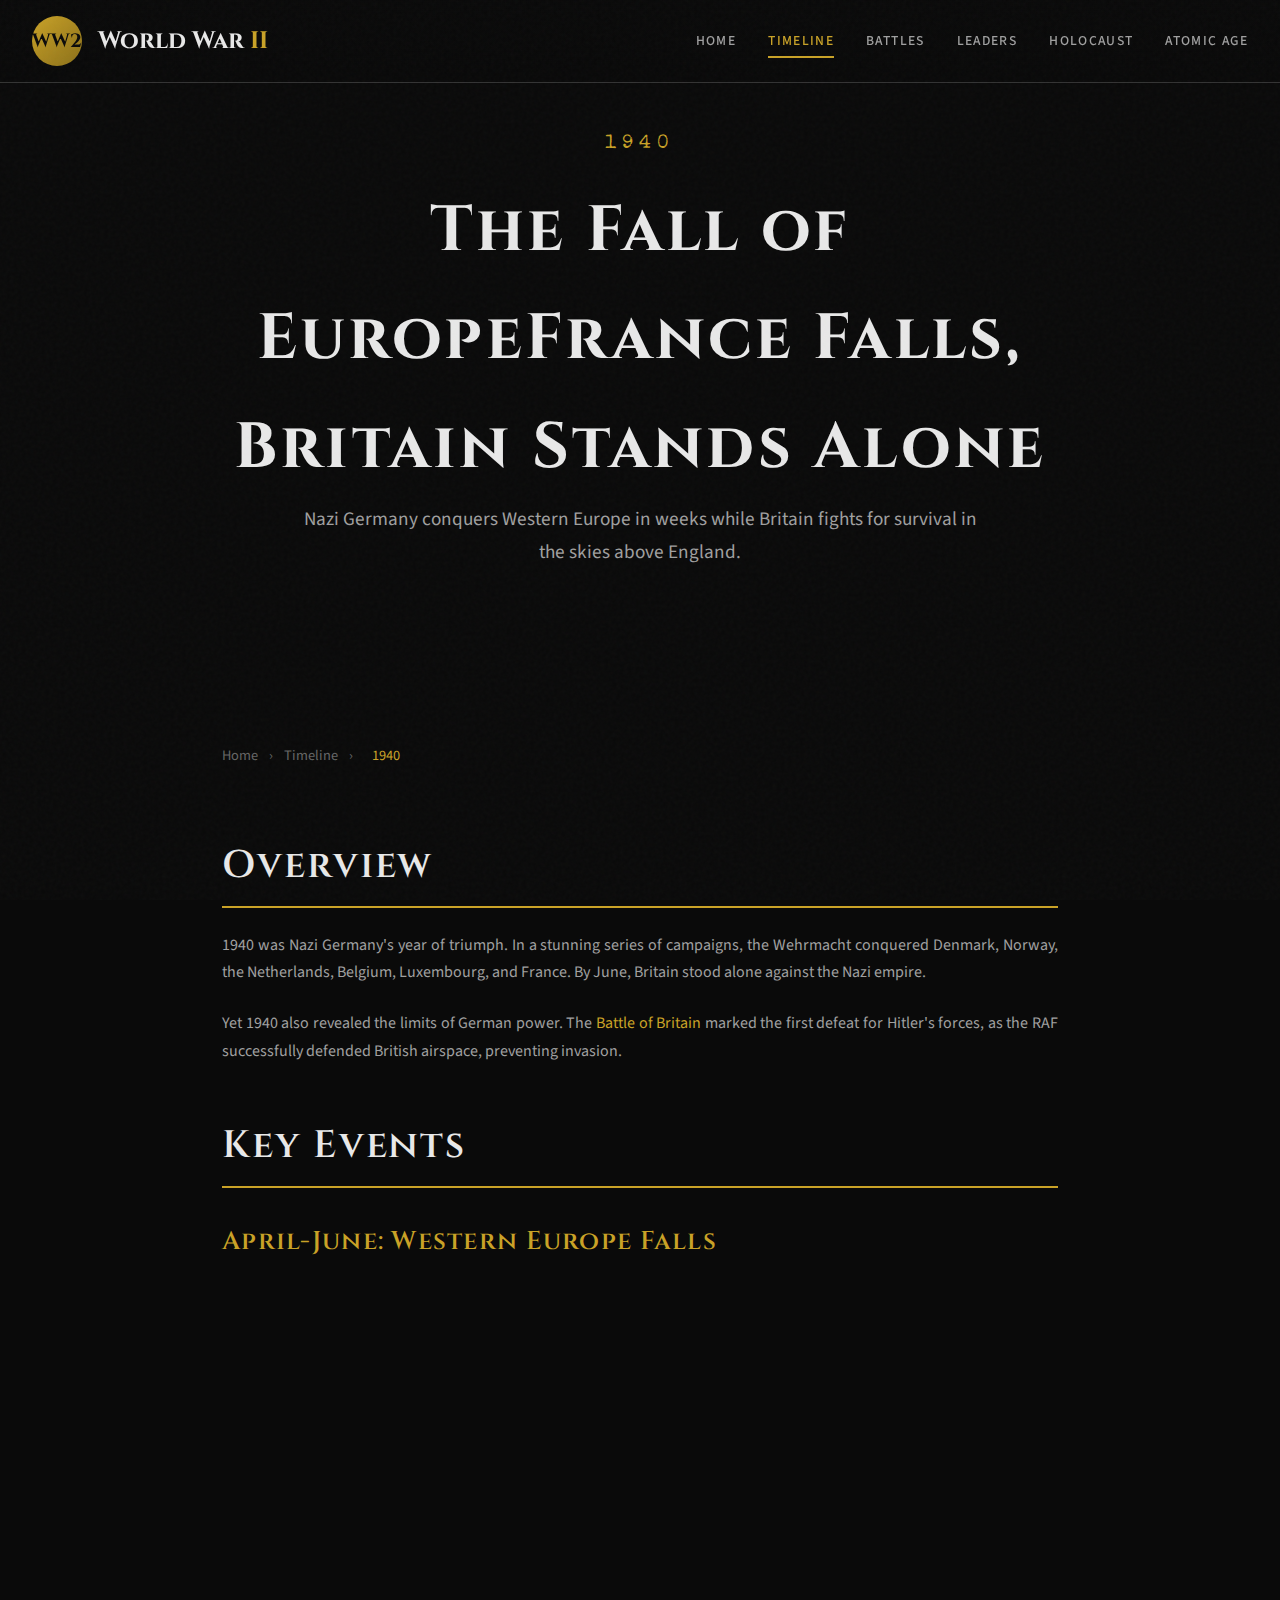
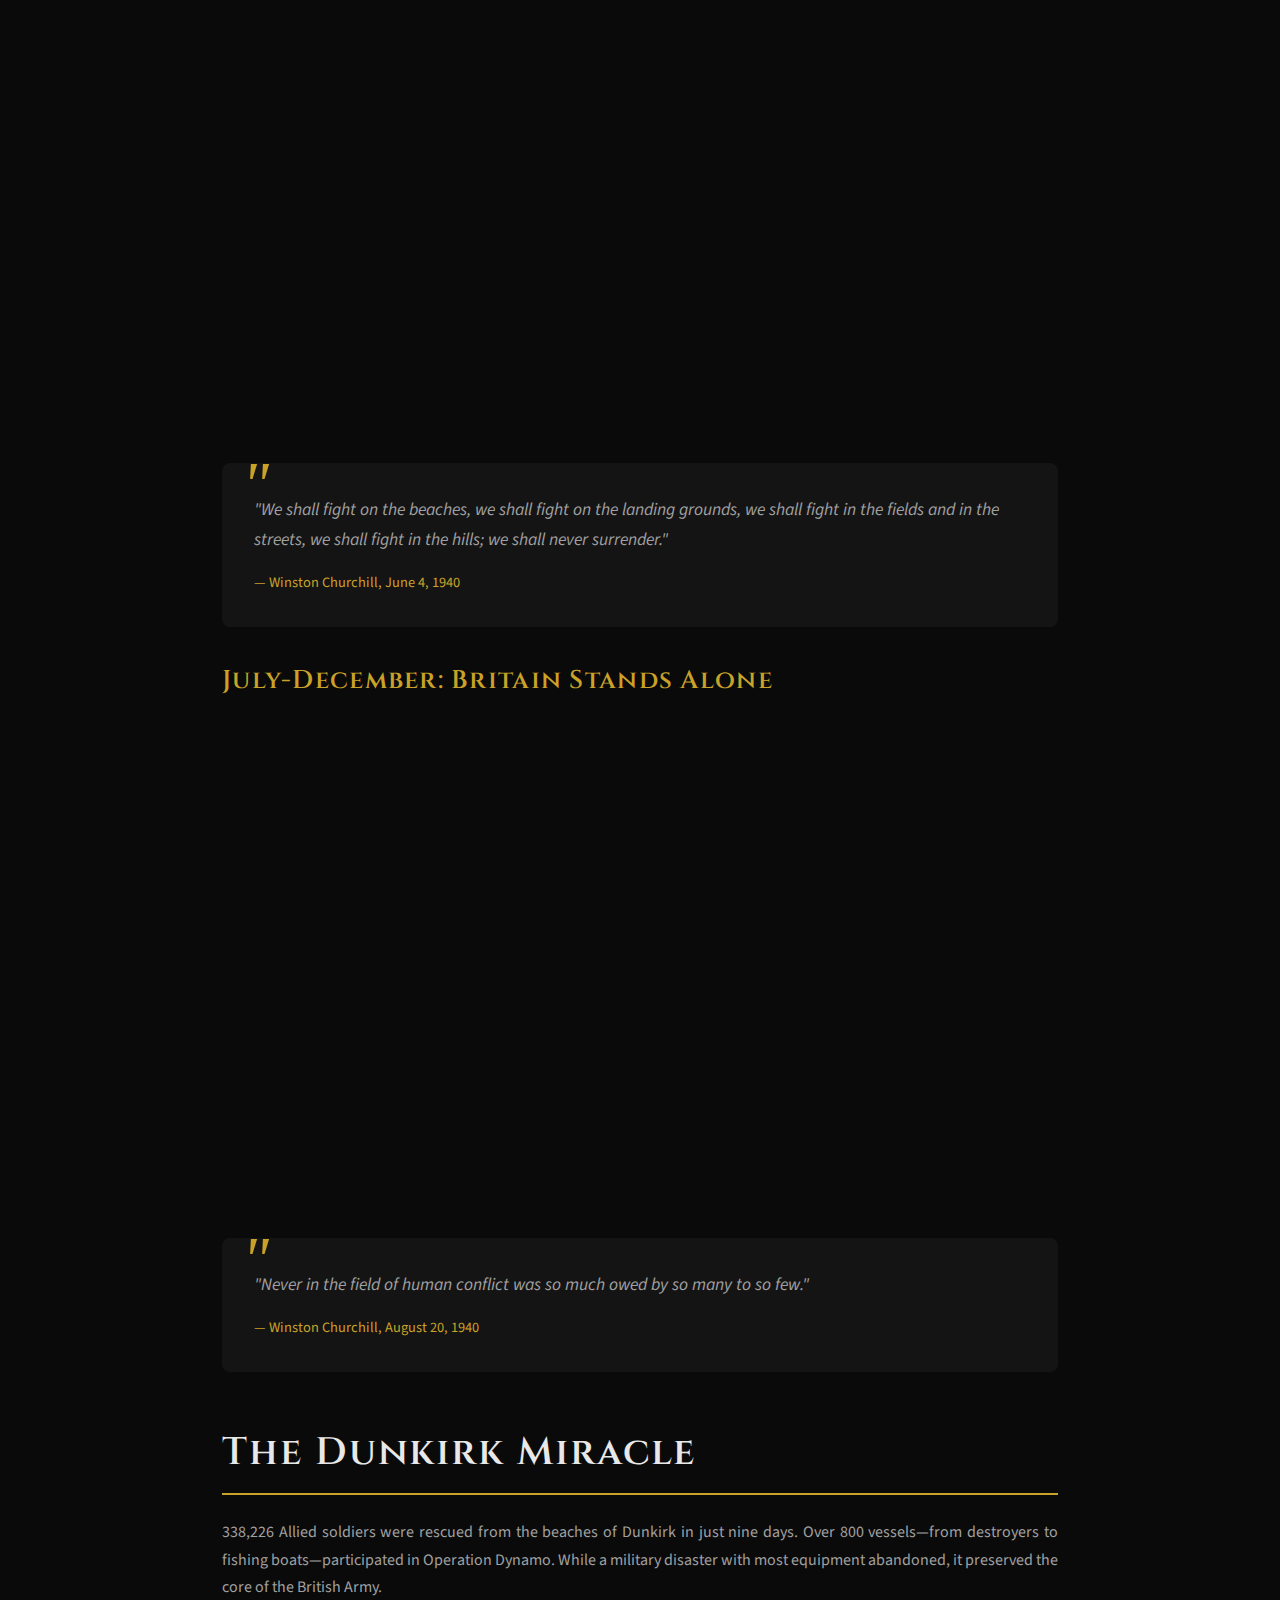
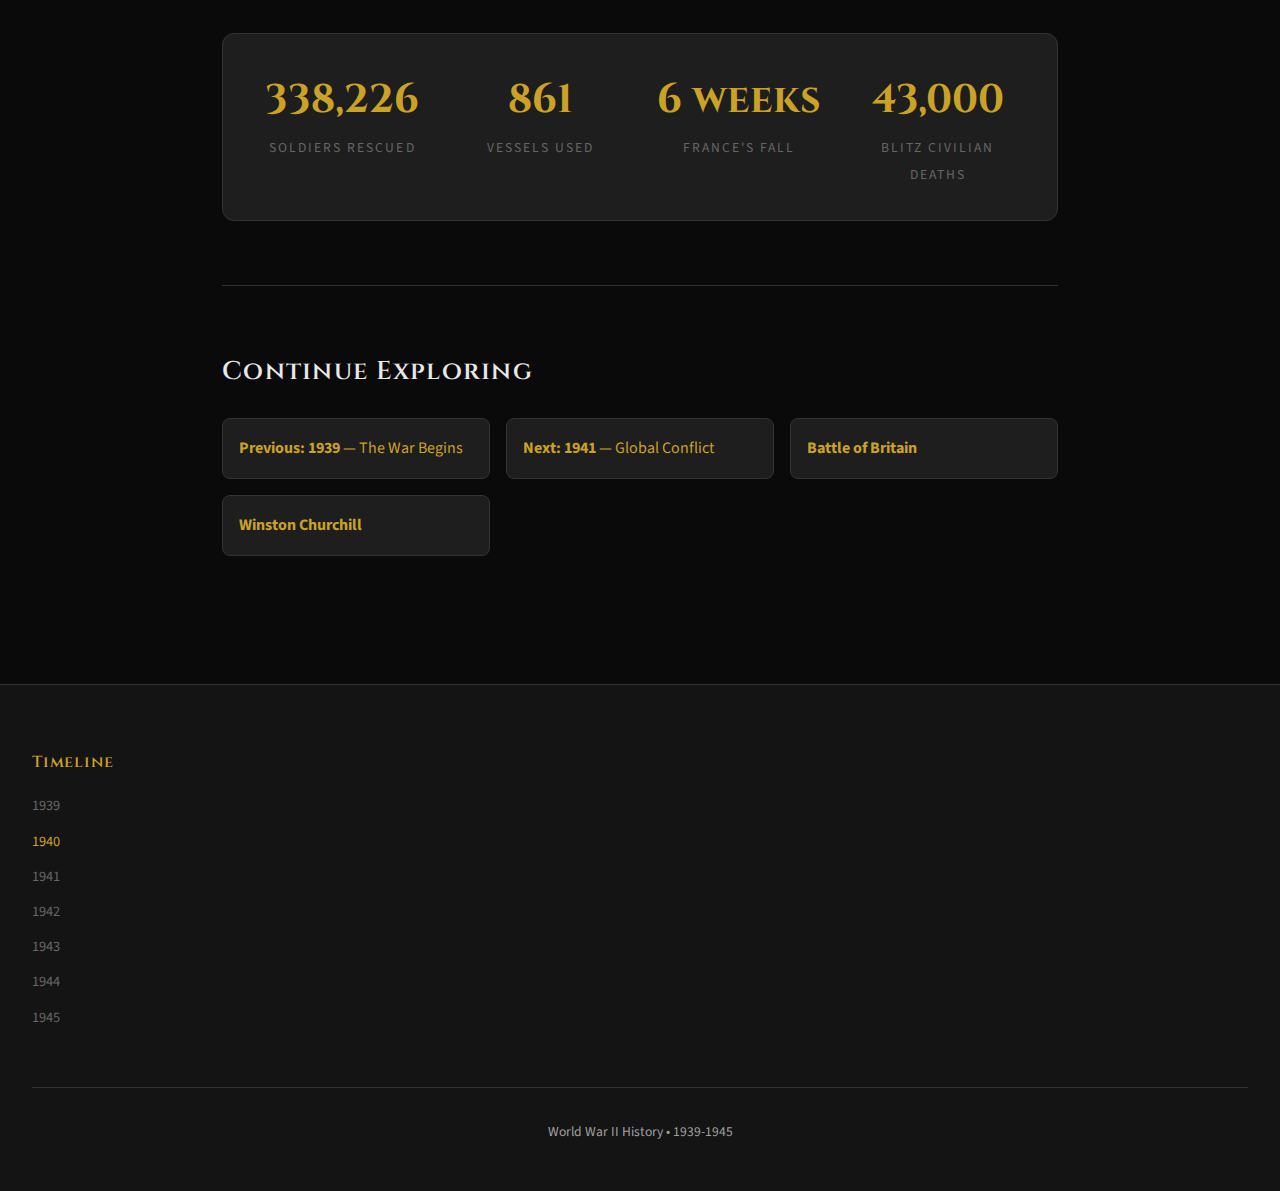
<file: pages/1940.html>
<!DOCTYPE html>
<html lang="en">
<head>
  <meta charset="UTF-8">
  <meta name="viewport" content="width=device-width, initial-scale=1.0">
  <meta name="description" content="1940: Nazi Germany conquers Western Europe, France falls, and Britain stands alone in the Battle of Britain.">
  <title>1940 - The Fall of Europe | World War II History</title>
  <link rel="stylesheet" href="../css/style.css">
</head>
<body>
  <header class="site-header">
    <div class="header-content">
      <a href="../index.html" class="logo">
        <div class="logo-icon">WW2</div>
        <div class="logo-text">World War <span>II</span></div>
      </a>
      <nav class="main-nav">
        <ul>
          <li><a href="../index.html">Home</a></li>
          <li><a href="../index.html#timeline" class="active">Timeline</a></li>
          <li><a href="battles.html">Battles</a></li>
          <li><a href="leaders.html">Leaders</a></li>
          <li><a href="holocaust.html">Holocaust</a></li>
          <li><a href="atomic.html">Atomic Age</a></li>
        </ul>
      </nav>
      <button class="menu-toggle">☰</button>
    </div>
  </header>

  <section class="page-hero">
    <div class="hero-content">
      <p class="hero-date">1940</p>
      <h1>The Fall of Europe<span>France Falls, Britain Stands Alone</span></h1>
      <p class="hero-subtitle">Nazi Germany conquers Western Europe in weeks while Britain fights for survival in the skies above England.</p>
    </div>
  </section>

  <div class="page-content">
    <div class="breadcrumb">
      <a href="../index.html">Home</a> <span>›</span>
      <a href="../index.html#timeline">Timeline</a> <span>›</span>
      <span style="color: var(--accent-gold);">1940</span>
    </div>

    <h2>Overview</h2>
    <p>1940 was Nazi Germany's year of triumph. In a stunning series of campaigns, the Wehrmacht conquered Denmark, Norway, the Netherlands, Belgium, Luxembourg, and France. By June, Britain stood alone against the Nazi empire.</p>
    <p>Yet 1940 also revealed the limits of German power. The <a href="battles.html#britain">Battle of Britain</a> marked the first defeat for Hitler's forces, as the RAF successfully defended British airspace, preventing invasion.</p>

    <h2>Key Events</h2>

    <h3>April-June: Western Europe Falls</h3>
    <div class="battle-list">
      <a href="battles.html#norway" class="battle-item">
        <span class="battle-date">April 9</span>
        <div class="battle-info">
          <h4>Invasion of Denmark & Norway</h4>
          <p>Germany launches Operation Weserübung. Denmark falls in hours; Norway resists until June.</p>
        </div>
        <span class="battle-theater">Northern Europe</span>
      </a>
      
      <a href="battles.html#france" class="battle-item">
        <span class="battle-date">May 10</span>
        <div class="battle-info">
          <h4>Battle of France Begins</h4>
          <p>Germany invades through the Ardennes. Churchill becomes Prime Minister the same day.</p>
        </div>
        <span class="battle-theater">Western Europe</span>
      </a>
      
      <a href="battles.html#dunkirk" class="battle-item">
        <span class="battle-date">May 26 - June 4</span>
        <div class="battle-info">
          <h4>Dunkirk Evacuation</h4>
          <p>Operation Dynamo rescues 338,000 Allied soldiers—a "miracle of deliverance."</p>
        </div>
        <span class="battle-theater">Western Europe</span>
      </a>
      
      <div class="battle-item">
        <span class="battle-date">June 14</span>
        <div class="battle-info">
          <h4>Paris Falls</h4>
          <p>German troops enter Paris unopposed. The city is declared open.</p>
        </div>
        <span class="battle-theater">France</span>
      </div>
      
      <div class="battle-item">
        <span class="battle-date">June 22</span>
        <div class="battle-info">
          <h4>France Surrenders</h4>
          <p>Armistice signed in the same railway carriage as the 1918 armistice.</p>
        </div>
        <span class="battle-theater">France</span>
      </div>
    </div>

    <div class="quote-block">
      "We shall fight on the beaches, we shall fight on the landing grounds, we shall fight in the fields and in the streets, we shall fight in the hills; we shall never surrender."
      <cite>— Winston Churchill, June 4, 1940</cite>
    </div>

    <h3>July-December: Britain Stands Alone</h3>
    <div class="battle-list">
      <a href="battles.html#britain" class="battle-item">
        <span class="battle-date">July 10 - Oct 31</span>
        <div class="battle-info">
          <h4>Battle of Britain</h4>
          <p>The RAF defeats the Luftwaffe in history's first major air campaign. Hitler postpones invasion.</p>
        </div>
        <span class="battle-theater">British Isles</span>
      </a>
      
      <div class="battle-item">
        <span class="battle-date">Sept 7, 1940 - May 1941</span>
        <div class="battle-info">
          <h4>The Blitz</h4>
          <p>Germany bombs London and British cities. Over 43,000 civilians killed; morale unbroken.</p>
        </div>
        <span class="battle-theater">British Isles</span>
      </div>
      
      <div class="battle-item">
        <span class="battle-date">September 27</span>
        <div class="battle-info">
          <h4>Tripartite Pact</h4>
          <p>Germany, Italy, and Japan formalize the Axis alliance.</p>
        </div>
        <span class="battle-theater">Diplomacy</span>
      </div>
    </div>

    <div class="quote-block">
      "Never in the field of human conflict was so much owed by so many to so few."
      <cite>— Winston Churchill, August 20, 1940</cite>
    </div>

    <h2>The Dunkirk Miracle</h2>
    <p>338,226 Allied soldiers were rescued from the beaches of Dunkirk in just nine days. Over 800 vessels—from destroyers to fishing boats—participated in Operation Dynamo. While a military disaster with most equipment abandoned, it preserved the core of the British Army.</p>

    <div class="stats-block">
      <div class="stat"><span class="stat-number">338,226</span><span class="stat-label">Soldiers Rescued</span></div>
      <div class="stat"><span class="stat-number">861</span><span class="stat-label">Vessels Used</span></div>
      <div class="stat"><span class="stat-number">6 weeks</span><span class="stat-label">France's Fall</span></div>
      <div class="stat"><span class="stat-number">43,000</span><span class="stat-label">Blitz Civilian Deaths</span></div>
    </div>

    <div class="related-links">
      <h3>Continue Exploring</h3>
      <div class="related-grid">
        <a href="1939.html" class="related-link"><strong>Previous: 1939</strong> — The War Begins</a>
        <a href="1941.html" class="related-link"><strong>Next: 1941</strong> — Global Conflict</a>
        <a href="battles.html#britain" class="related-link"><strong>Battle of Britain</strong></a>
        <a href="leaders.html#churchill" class="related-link"><strong>Winston Churchill</strong></a>
      </div>
    </div>
  </div>

  <footer class="site-footer">
    <div class="footer-content">
      <div class="footer-section">
        <h4>Timeline</h4>
        <ul>
          <li><a href="1939.html">1939</a></li>
          <li><a href="1940.html" style="color: var(--accent-gold);">1940</a></li>
          <li><a href="1941.html">1941</a></li>
          <li><a href="1942.html">1942</a></li>
          <li><a href="1943.html">1943</a></li>
          <li><a href="1944.html">1944</a></li>
          <li><a href="1945.html">1945</a></li>
        </ul>
      </div>
    </div>
    <div class="footer-bottom"><p>World War II History • 1939-1945</p></div>
  </footer>

  <button class="back-to-top">↑</button>
  <script src="../js/main.js"></script>
</body>
</html>
</file>
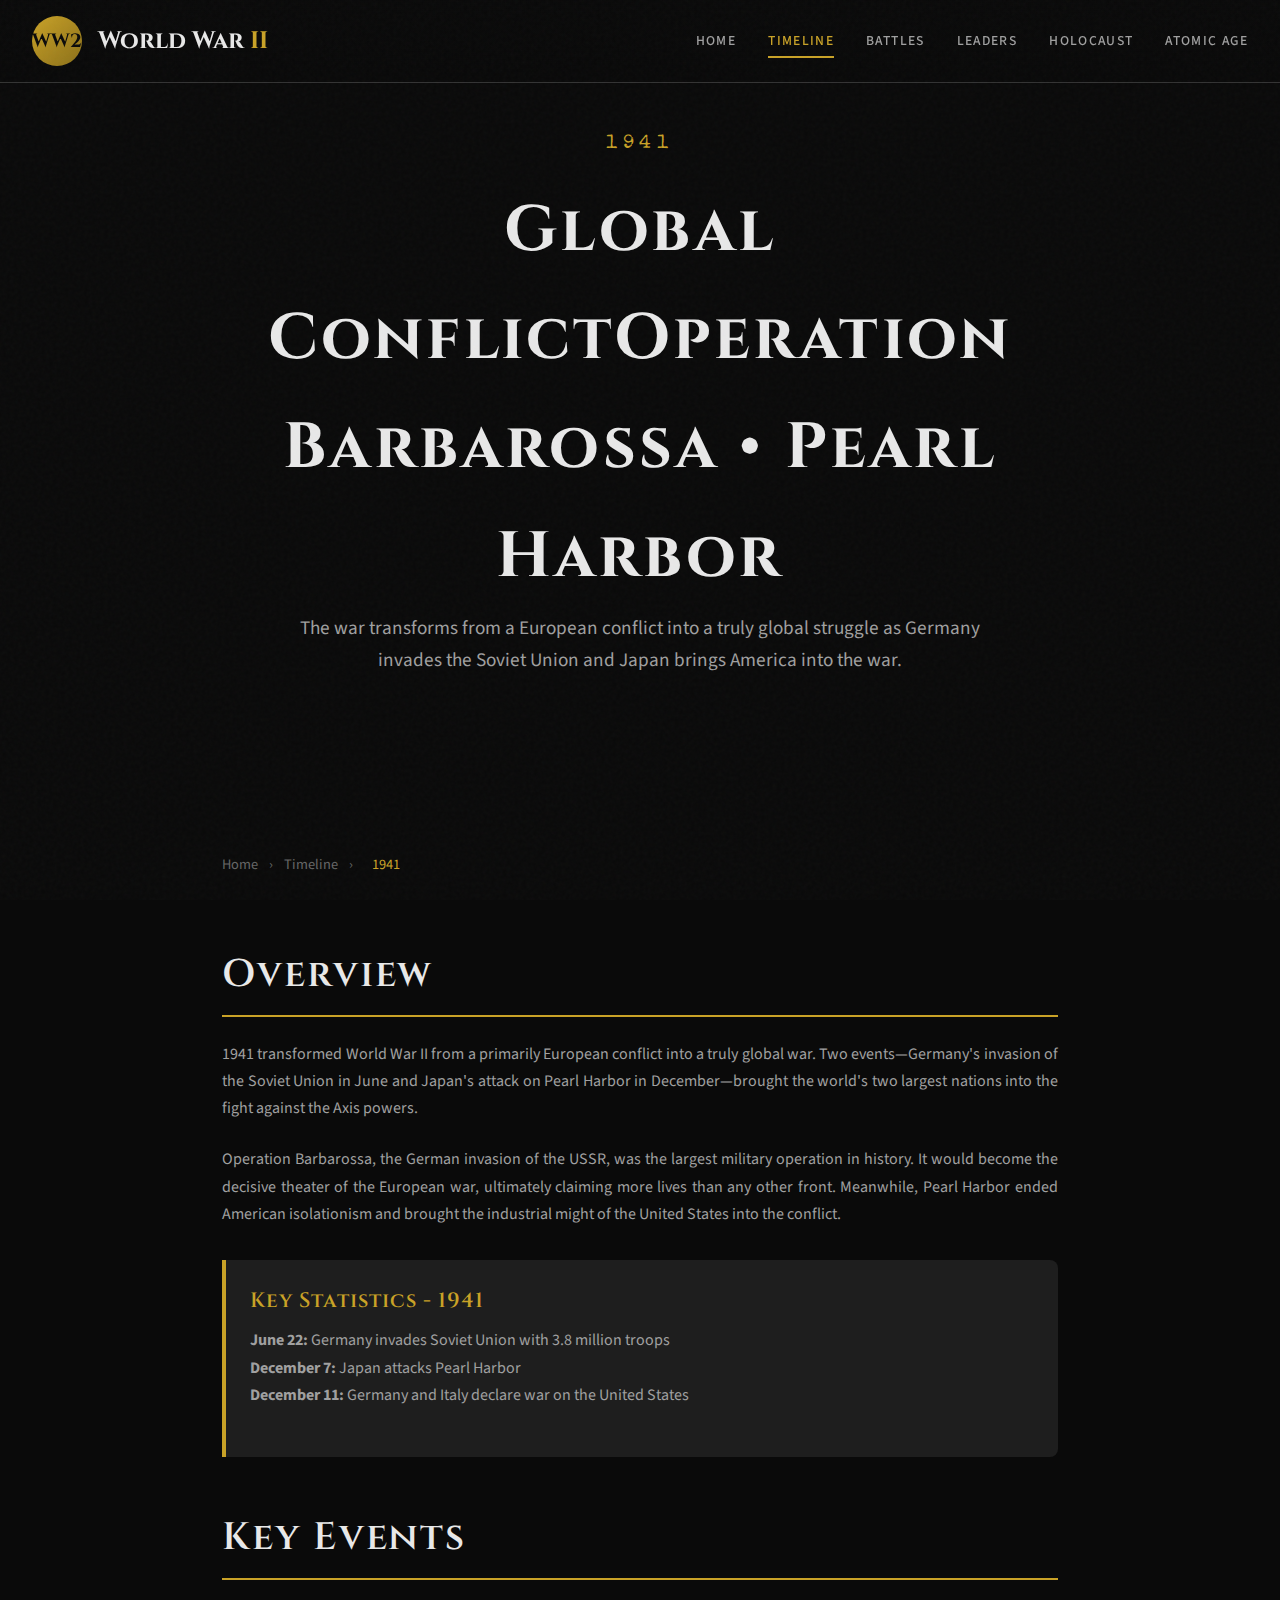
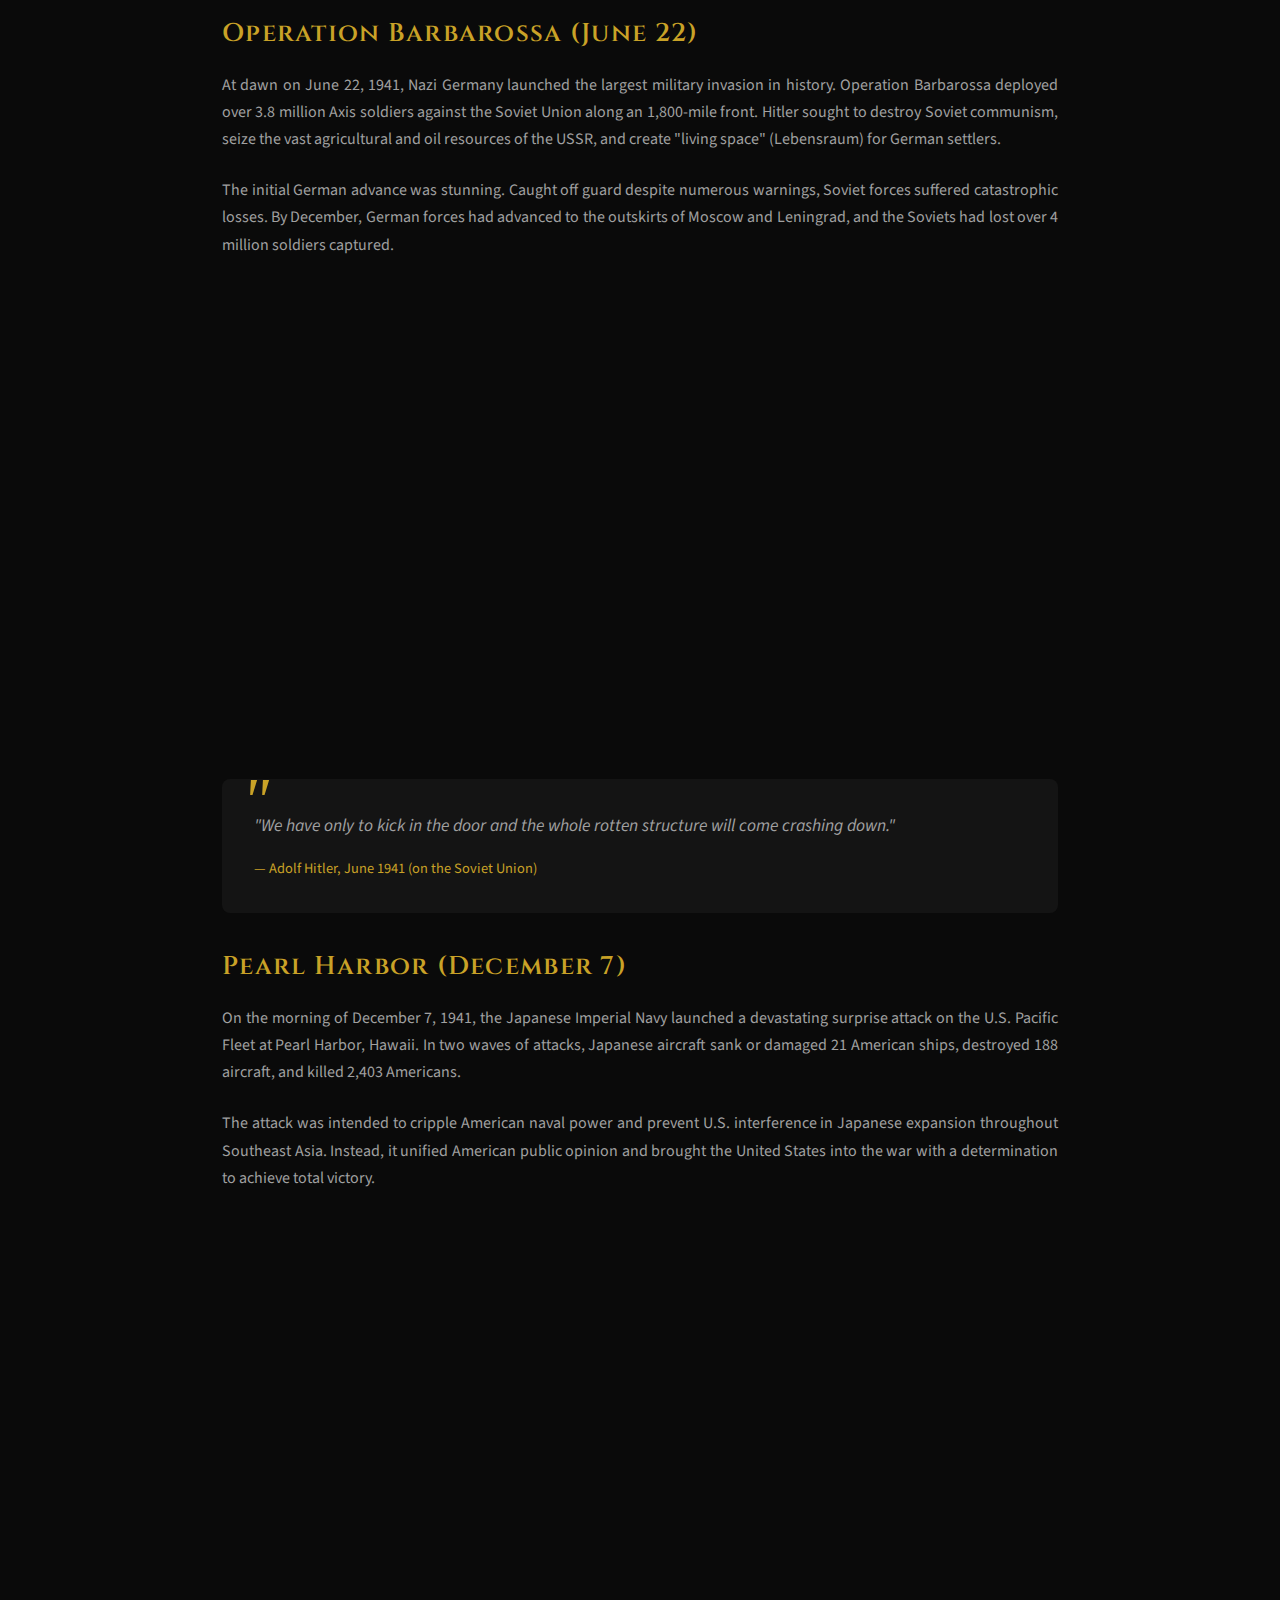
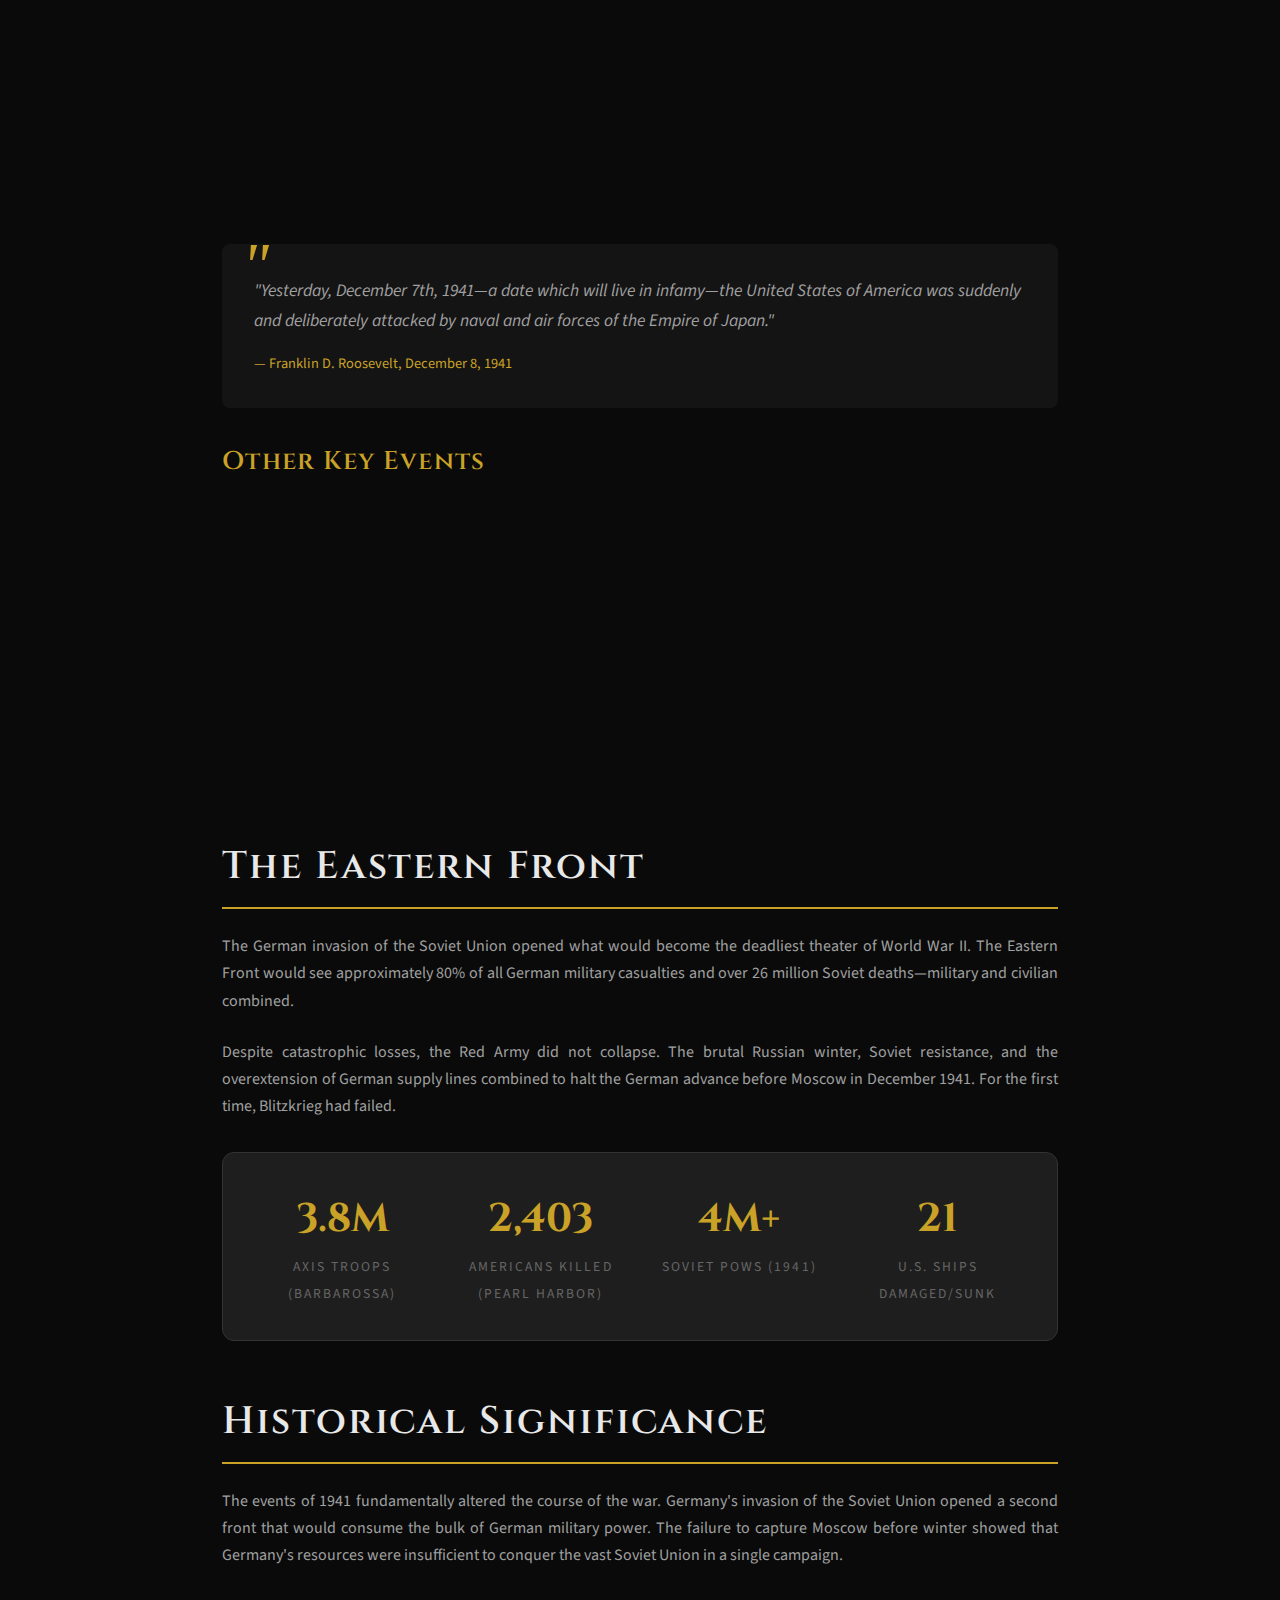
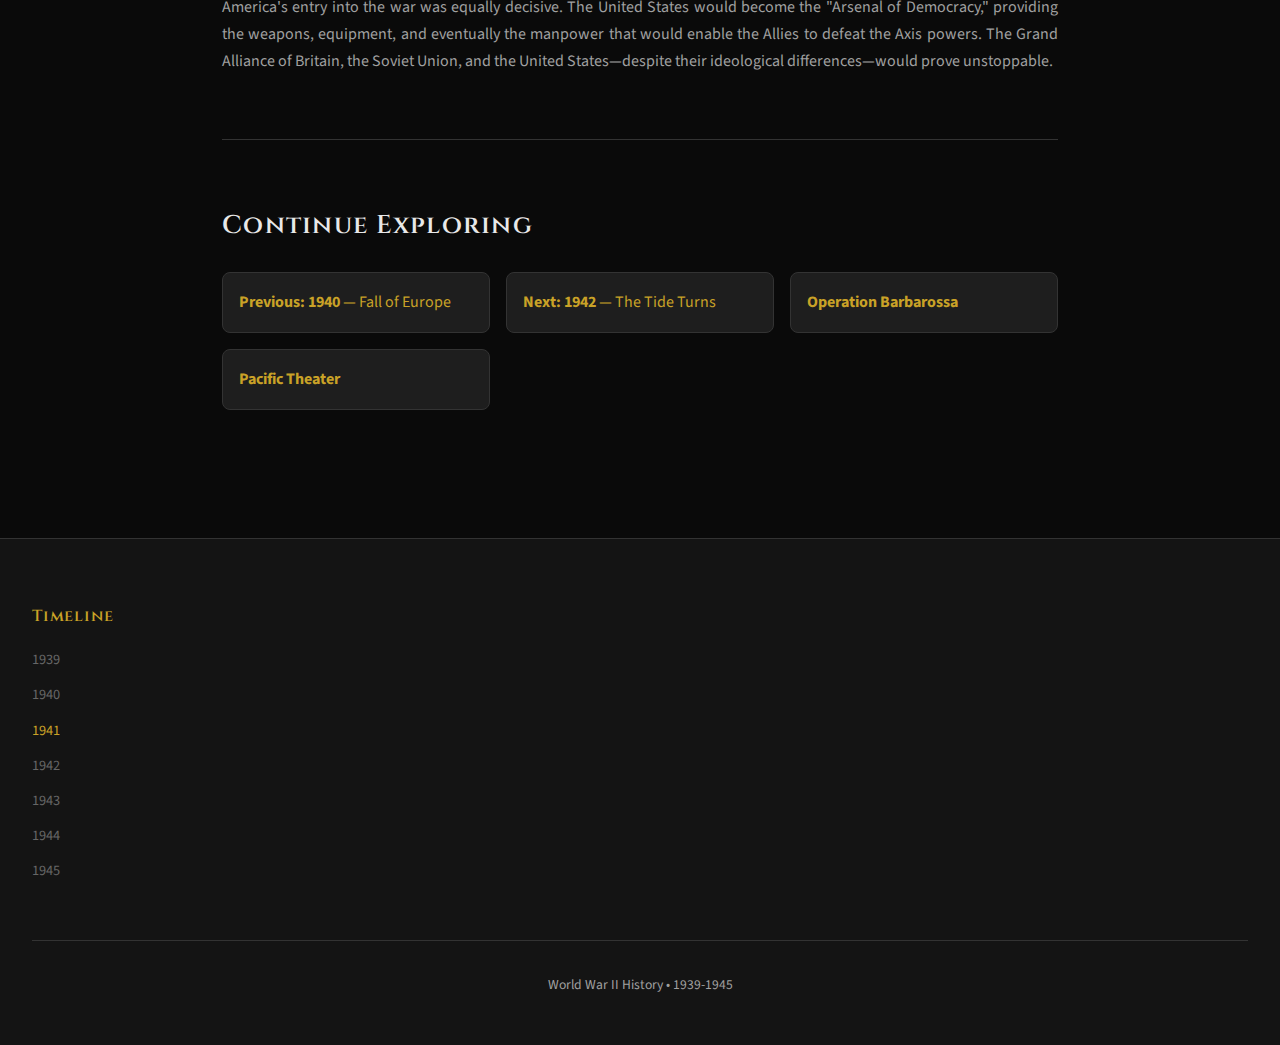
<file: pages/1941.html>
<!DOCTYPE html>
<html lang="en">
<head>
  <meta charset="UTF-8">
  <meta name="viewport" content="width=device-width, initial-scale=1.0">
  <meta name="description" content="1941: The war becomes truly global. Germany invades the Soviet Union, Japan attacks Pearl Harbor, and America enters the war.">
  <title>1941 - Global Conflict | World War II History</title>
  <link rel="stylesheet" href="../css/style.css">
</head>
<body>
  <header class="site-header">
    <div class="header-content">
      <a href="../index.html" class="logo">
        <div class="logo-icon">WW2</div>
        <div class="logo-text">World War <span>II</span></div>
      </a>
      <nav class="main-nav">
        <ul>
          <li><a href="../index.html">Home</a></li>
          <li><a href="../index.html#timeline" class="active">Timeline</a></li>
          <li><a href="battles.html">Battles</a></li>
          <li><a href="leaders.html">Leaders</a></li>
          <li><a href="holocaust.html">Holocaust</a></li>
          <li><a href="atomic.html">Atomic Age</a></li>
        </ul>
      </nav>
      <button class="menu-toggle">☰</button>
    </div>
  </header>

  <section class="page-hero">
    <div class="hero-content">
      <p class="hero-date">1941</p>
      <h1>Global Conflict<span>Operation Barbarossa • Pearl Harbor</span></h1>
      <p class="hero-subtitle">The war transforms from a European conflict into a truly global struggle as Germany invades the Soviet Union and Japan brings America into the war.</p>
    </div>
  </section>

  <div class="page-content">
    <div class="breadcrumb">
      <a href="../index.html">Home</a> <span>›</span>
      <a href="../index.html#timeline">Timeline</a> <span>›</span>
      <span style="color: var(--accent-gold);">1941</span>
    </div>

    <h2>Overview</h2>
    <p>1941 transformed World War II from a primarily European conflict into a truly global war. Two events—Germany's invasion of the Soviet Union in June and Japan's attack on Pearl Harbor in December—brought the world's two largest nations into the fight against the Axis powers.</p>
    <p>Operation Barbarossa, the German invasion of the USSR, was the largest military operation in history. It would become the decisive theater of the European war, ultimately claiming more lives than any other front. Meanwhile, Pearl Harbor ended American isolationism and brought the industrial might of the United States into the conflict.</p>

    <div class="info-box">
      <h4>Key Statistics - 1941</h4>
      <p>
        <strong>June 22:</strong> Germany invades Soviet Union with 3.8 million troops<br>
        <strong>December 7:</strong> Japan attacks Pearl Harbor<br>
        <strong>December 11:</strong> Germany and Italy declare war on the United States
      </p>
    </div>

    <h2>Key Events</h2>

    <h3>Operation Barbarossa (June 22)</h3>
    <p>At dawn on June 22, 1941, Nazi Germany launched the largest military invasion in history. Operation Barbarossa deployed over 3.8 million Axis soldiers against the Soviet Union along an 1,800-mile front. Hitler sought to destroy Soviet communism, seize the vast agricultural and oil resources of the USSR, and create "living space" (Lebensraum) for German settlers.</p>
    <p>The initial German advance was stunning. Caught off guard despite numerous warnings, Soviet forces suffered catastrophic losses. By December, German forces had advanced to the outskirts of Moscow and Leningrad, and the Soviets had lost over 4 million soldiers captured.</p>

    <div class="battle-list">
      <a href="battles.html#barbarossa" class="battle-item">
        <span class="battle-date">June 22</span>
        <div class="battle-info">
          <h4>Operation Barbarossa Begins</h4>
          <p>3.8 million Axis troops invade the Soviet Union—the largest military operation in history.</p>
        </div>
        <span class="battle-theater">Eastern Front</span>
      </a>
      
      <div class="battle-item">
        <span class="battle-date">Sept 8 - Jan 1944</span>
        <div class="battle-info">
          <h4><a href="battles.html#leningrad">Siege of Leningrad Begins</a></h4>
          <p>German forces encircle Leningrad. The 872-day siege will become the deadliest in history.</p>
        </div>
        <span class="battle-theater">Eastern Front</span>
      </div>
      
      <a href="battles.html#moscow" class="battle-item">
        <span class="battle-date">Oct - Dec</span>
        <div class="battle-info">
          <h4>Battle of Moscow</h4>
          <p>German advance halted at the gates of Moscow. Soviet counteroffensive pushes Germans back.</p>
        </div>
        <span class="battle-theater">Eastern Front</span>
      </a>
    </div>

    <div class="quote-block">
      "We have only to kick in the door and the whole rotten structure will come crashing down."
      <cite>— Adolf Hitler, June 1941 (on the Soviet Union)</cite>
    </div>

    <h3>Pearl Harbor (December 7)</h3>
    <p>On the morning of December 7, 1941, the Japanese Imperial Navy launched a devastating surprise attack on the U.S. Pacific Fleet at Pearl Harbor, Hawaii. In two waves of attacks, Japanese aircraft sank or damaged 21 American ships, destroyed 188 aircraft, and killed 2,403 Americans.</p>
    <p>The attack was intended to cripple American naval power and prevent U.S. interference in Japanese expansion throughout Southeast Asia. Instead, it unified American public opinion and brought the United States into the war with a determination to achieve total victory.</p>

    <div class="battle-list">
      <a href="battles.html#pearl-harbor" class="battle-item">
        <span class="battle-date">December 7</span>
        <div class="battle-info">
          <h4>Attack on Pearl Harbor</h4>
          <p>Japan attacks the U.S. Pacific Fleet. 2,403 Americans killed. "A date which will live in infamy."</p>
        </div>
        <span class="battle-theater">Pacific</span>
      </a>
      
      <div class="battle-item">
        <span class="battle-date">December 8</span>
        <div class="battle-info">
          <h4>U.S. Declares War on Japan</h4>
          <p>Congress declares war with only one dissenting vote. America enters World War II.</p>
        </div>
        <span class="battle-theater">Diplomacy</span>
      </div>
      
      <div class="battle-item">
        <span class="battle-date">December 8-25</span>
        <div class="battle-info">
          <h4>Japan's Pacific Offensive</h4>
          <p>Japan attacks Malaya, Hong Kong, the Philippines, Wake Island, and Guam simultaneously.</p>
        </div>
        <span class="battle-theater">Pacific</span>
      </div>
      
      <div class="battle-item">
        <span class="battle-date">December 11</span>
        <div class="battle-info">
          <h4>Germany & Italy Declare War on U.S.</h4>
          <p>Hitler declares war on the United States, completing the global alignment of powers.</p>
        </div>
        <span class="battle-theater">Diplomacy</span>
      </div>
    </div>

    <div class="quote-block">
      "Yesterday, December 7th, 1941—a date which will live in infamy—the United States of America was suddenly and deliberately attacked by naval and air forces of the Empire of Japan."
      <cite>— Franklin D. Roosevelt, December 8, 1941</cite>
    </div>

    <h3>Other Key Events</h3>
    <div class="battle-list">
      <div class="battle-item">
        <span class="battle-date">March 11</span>
        <div class="battle-info">
          <h4>Lend-Lease Act</h4>
          <p>U.S. begins supplying Britain, Soviet Union, and other Allies with war materials.</p>
        </div>
        <span class="battle-theater">Diplomacy</span>
      </div>
      
      <div class="battle-item">
        <span class="battle-date">August 14</span>
        <div class="battle-info">
          <h4>Atlantic Charter</h4>
          <p>Roosevelt and Churchill issue joint declaration of war aims and post-war vision.</p>
        </div>
        <span class="battle-theater">Diplomacy</span>
      </div>
    </div>

    <h2>The Eastern Front</h2>
    <p>The German invasion of the Soviet Union opened what would become the deadliest theater of World War II. The Eastern Front would see approximately 80% of all German military casualties and over 26 million Soviet deaths—military and civilian combined.</p>
    <p>Despite catastrophic losses, the Red Army did not collapse. The brutal Russian winter, Soviet resistance, and the overextension of German supply lines combined to halt the German advance before Moscow in December 1941. For the first time, Blitzkrieg had failed.</p>

    <div class="stats-block">
      <div class="stat"><span class="stat-number">3.8M</span><span class="stat-label">Axis Troops (Barbarossa)</span></div>
      <div class="stat"><span class="stat-number">2,403</span><span class="stat-label">Americans Killed (Pearl Harbor)</span></div>
      <div class="stat"><span class="stat-number">4M+</span><span class="stat-label">Soviet POWs (1941)</span></div>
      <div class="stat"><span class="stat-number">21</span><span class="stat-label">U.S. Ships Damaged/Sunk</span></div>
    </div>

    <h2>Historical Significance</h2>
    <p>The events of 1941 fundamentally altered the course of the war. Germany's invasion of the Soviet Union opened a second front that would consume the bulk of German military power. The failure to capture Moscow before winter showed that Germany's resources were insufficient to conquer the vast Soviet Union in a single campaign.</p>
    <p>America's entry into the war was equally decisive. The United States would become the "Arsenal of Democracy," providing the weapons, equipment, and eventually the manpower that would enable the Allies to defeat the Axis powers. The Grand Alliance of Britain, the Soviet Union, and the United States—despite their ideological differences—would prove unstoppable.</p>

    <div class="related-links">
      <h3>Continue Exploring</h3>
      <div class="related-grid">
        <a href="1940.html" class="related-link"><strong>Previous: 1940</strong> — Fall of Europe</a>
        <a href="1942.html" class="related-link"><strong>Next: 1942</strong> — The Tide Turns</a>
        <a href="battles.html#barbarossa" class="related-link"><strong>Operation Barbarossa</strong></a>
        <a href="pacific-theater.html" class="related-link"><strong>Pacific Theater</strong></a>
      </div>
    </div>
  </div>

  <footer class="site-footer">
    <div class="footer-content">
      <div class="footer-section">
        <h4>Timeline</h4>
        <ul>
          <li><a href="1939.html">1939</a></li>
          <li><a href="1940.html">1940</a></li>
          <li><a href="1941.html" style="color: var(--accent-gold);">1941</a></li>
          <li><a href="1942.html">1942</a></li>
          <li><a href="1943.html">1943</a></li>
          <li><a href="1944.html">1944</a></li>
          <li><a href="1945.html">1945</a></li>
        </ul>
      </div>
    </div>
    <div class="footer-bottom"><p>World War II History • 1939-1945</p></div>
  </footer>

  <button class="back-to-top">↑</button>
  <script src="../js/main.js"></script>
</body>
</html>
</file>
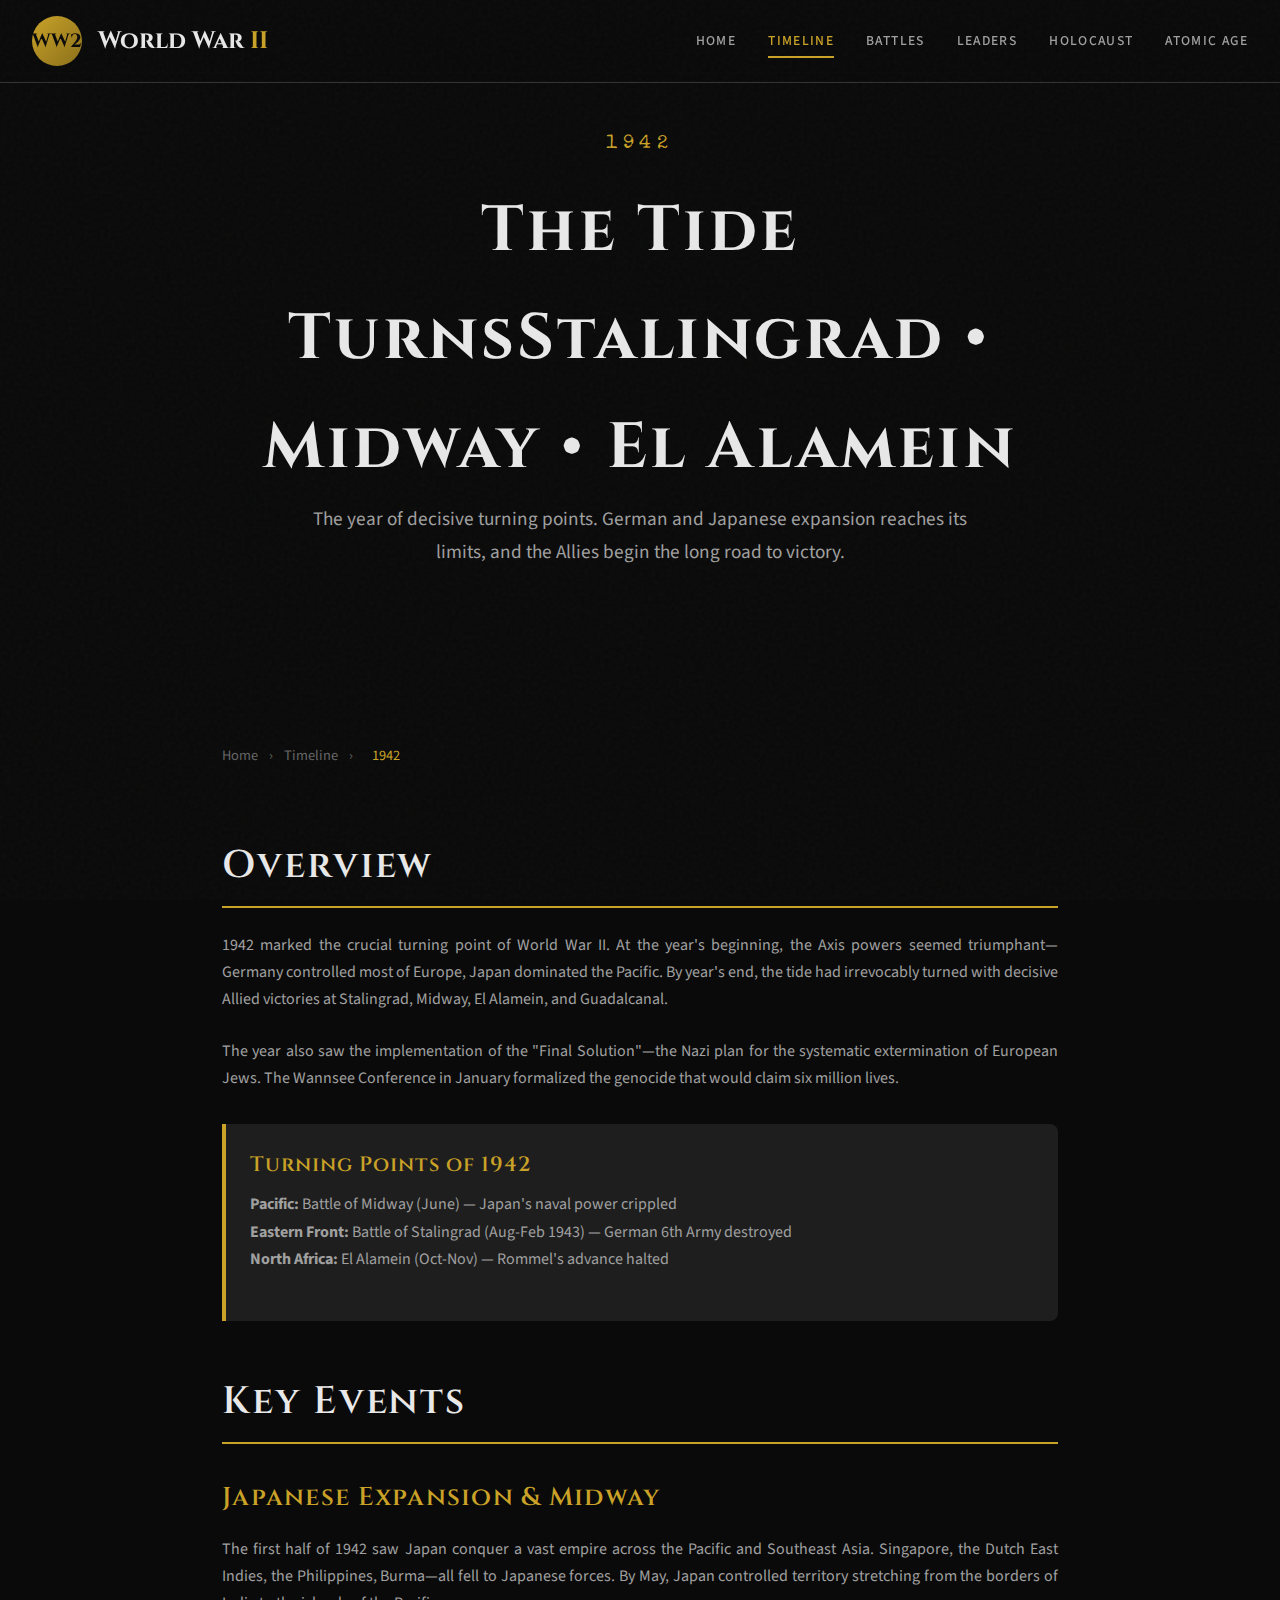
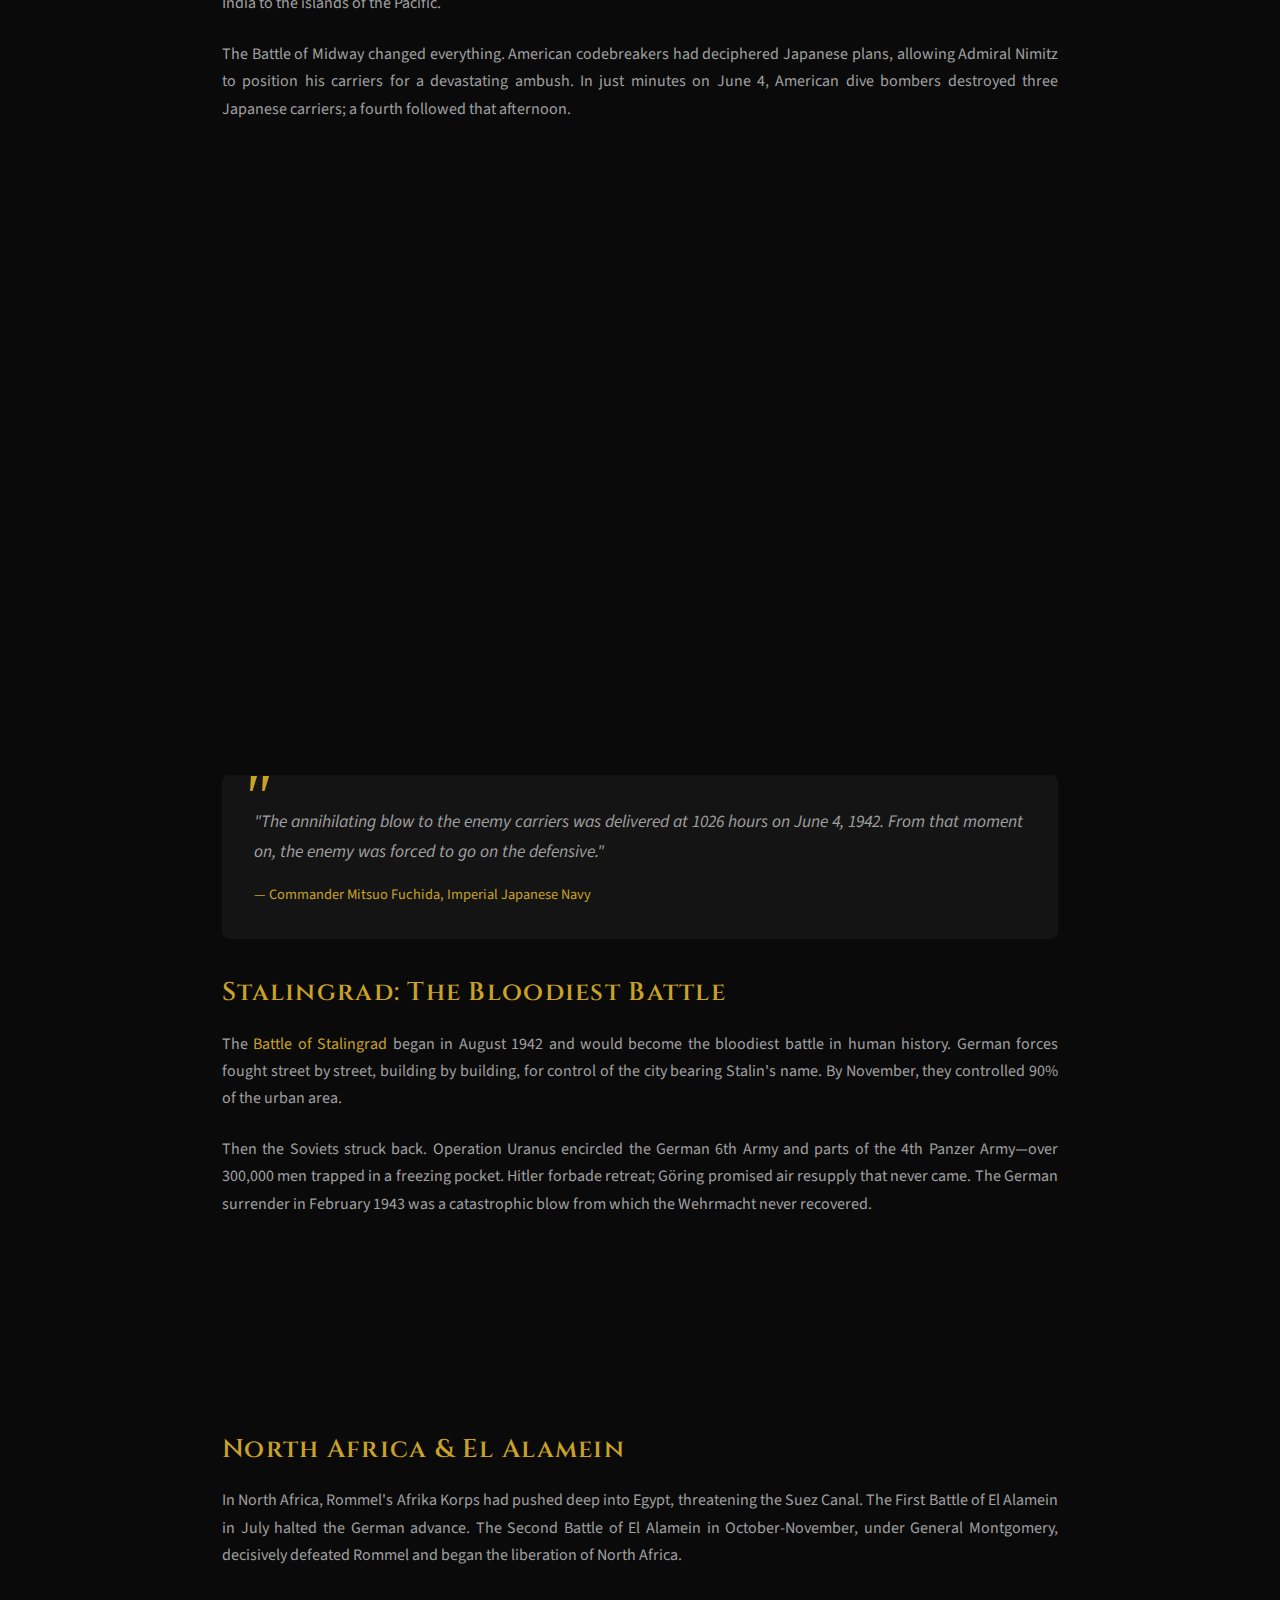
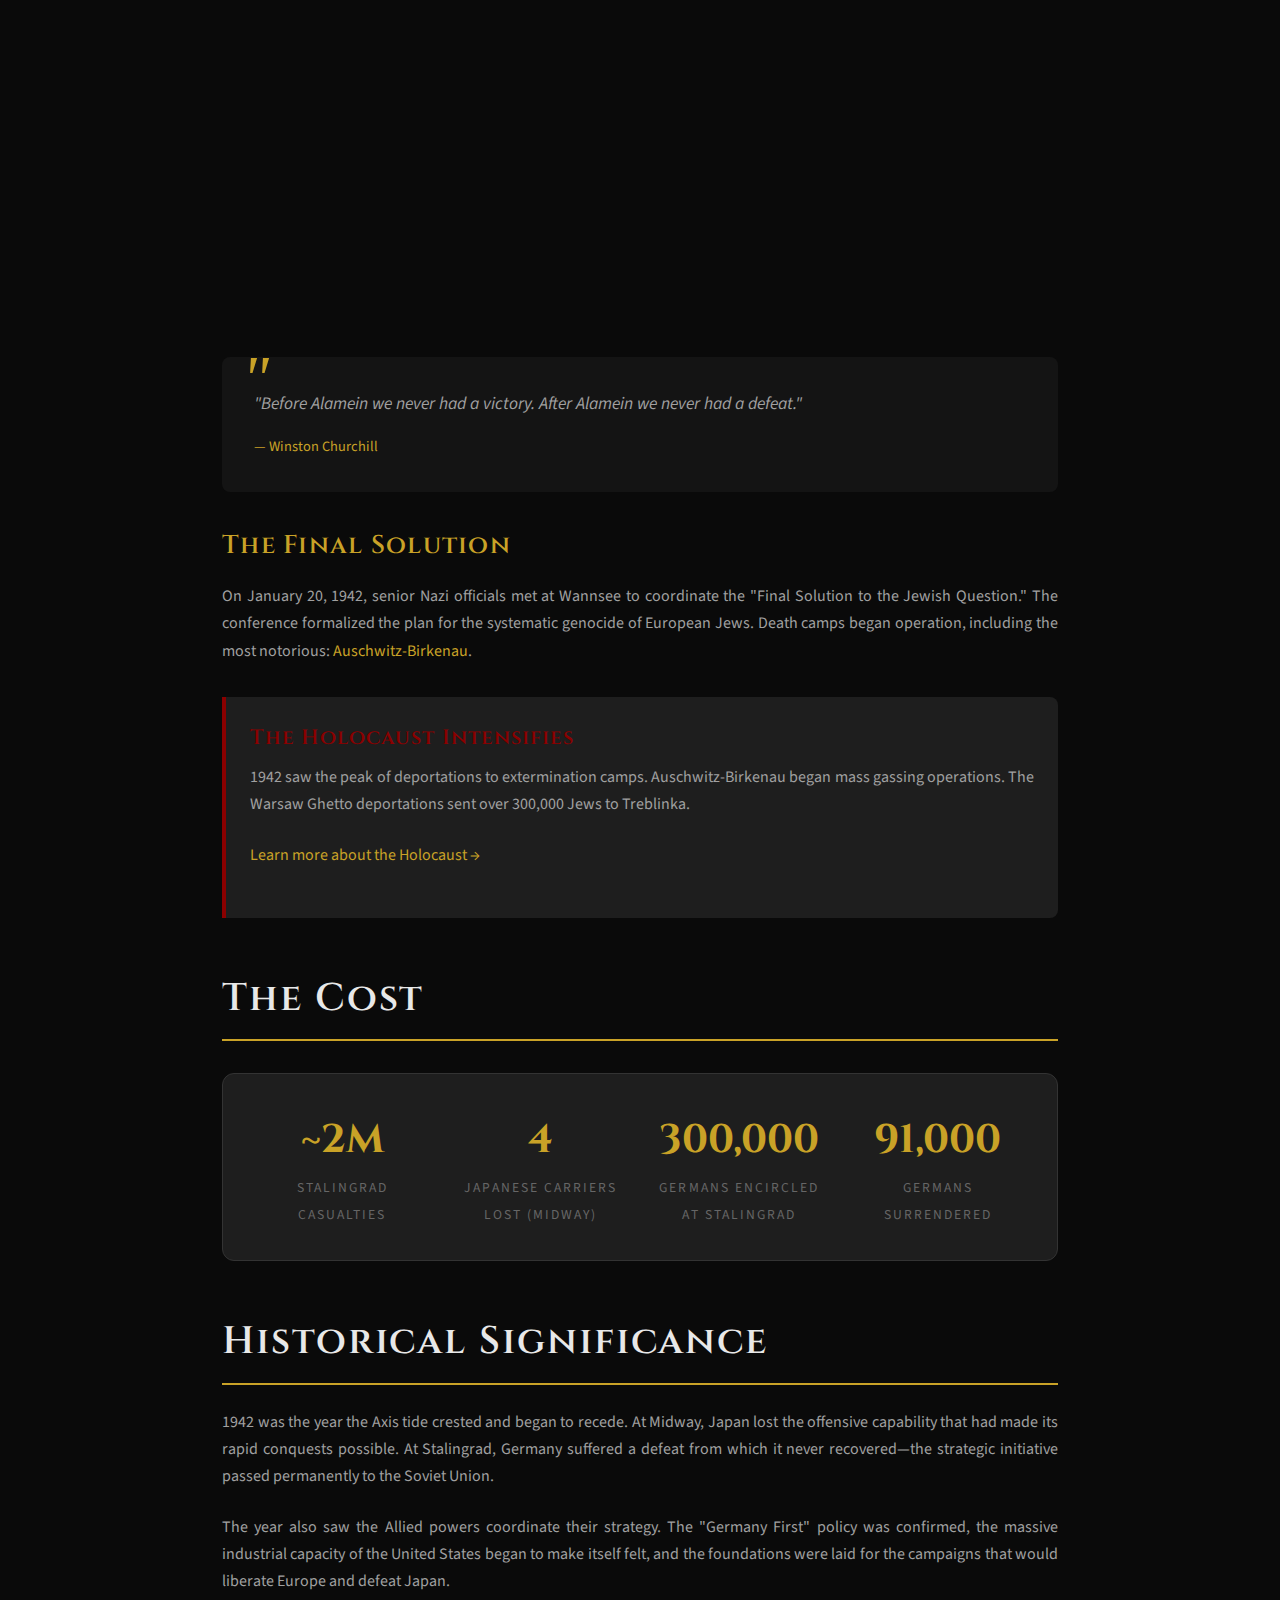
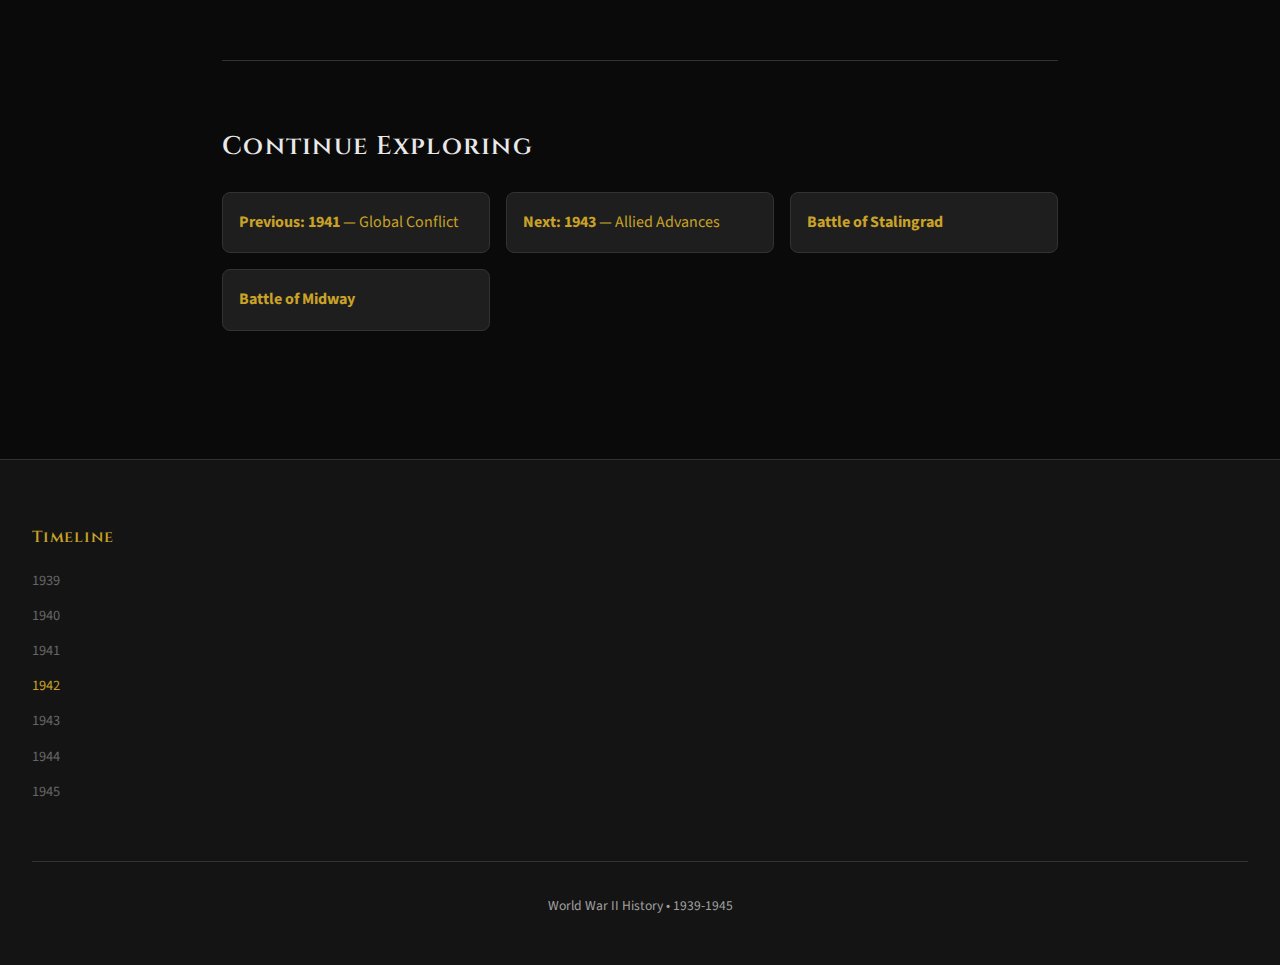
<file: pages/1942.html>
<!DOCTYPE html>
<html lang="en">
<head>
  <meta charset="UTF-8">
  <meta name="viewport" content="width=device-width, initial-scale=1.0">
  <meta name="description" content="1942: The turning point of World War II. Stalingrad and Midway mark the beginning of the end for Axis ambitions.">
  <title>1942 - The Tide Turns | World War II History</title>
  <link rel="stylesheet" href="../css/style.css">
</head>
<body>
  <header class="site-header">
    <div class="header-content">
      <a href="../index.html" class="logo">
        <div class="logo-icon">WW2</div>
        <div class="logo-text">World War <span>II</span></div>
      </a>
      <nav class="main-nav">
        <ul>
          <li><a href="../index.html">Home</a></li>
          <li><a href="../index.html#timeline" class="active">Timeline</a></li>
          <li><a href="battles.html">Battles</a></li>
          <li><a href="leaders.html">Leaders</a></li>
          <li><a href="holocaust.html">Holocaust</a></li>
          <li><a href="atomic.html">Atomic Age</a></li>
        </ul>
      </nav>
      <button class="menu-toggle">☰</button>
    </div>
  </header>

  <section class="page-hero">
    <div class="hero-content">
      <p class="hero-date">1942</p>
      <h1>The Tide Turns<span>Stalingrad • Midway • El Alamein</span></h1>
      <p class="hero-subtitle">The year of decisive turning points. German and Japanese expansion reaches its limits, and the Allies begin the long road to victory.</p>
    </div>
  </section>

  <div class="page-content">
    <div class="breadcrumb">
      <a href="../index.html">Home</a> <span>›</span>
      <a href="../index.html#timeline">Timeline</a> <span>›</span>
      <span style="color: var(--accent-gold);">1942</span>
    </div>

    <h2>Overview</h2>
    <p>1942 marked the crucial turning point of World War II. At the year's beginning, the Axis powers seemed triumphant—Germany controlled most of Europe, Japan dominated the Pacific. By year's end, the tide had irrevocably turned with decisive Allied victories at Stalingrad, Midway, El Alamein, and Guadalcanal.</p>
    <p>The year also saw the implementation of the "Final Solution"—the Nazi plan for the systematic extermination of European Jews. The Wannsee Conference in January formalized the genocide that would claim six million lives.</p>

    <div class="info-box">
      <h4>Turning Points of 1942</h4>
      <p>
        <strong>Pacific:</strong> Battle of Midway (June) — Japan's naval power crippled<br>
        <strong>Eastern Front:</strong> Battle of Stalingrad (Aug-Feb 1943) — German 6th Army destroyed<br>
        <strong>North Africa:</strong> El Alamein (Oct-Nov) — Rommel's advance halted
      </p>
    </div>

    <h2>Key Events</h2>

    <h3>Japanese Expansion & Midway</h3>
    <p>The first half of 1942 saw Japan conquer a vast empire across the Pacific and Southeast Asia. Singapore, the Dutch East Indies, the Philippines, Burma—all fell to Japanese forces. By May, Japan controlled territory stretching from the borders of India to the islands of the Pacific.</p>
    <p>The Battle of Midway changed everything. American codebreakers had deciphered Japanese plans, allowing Admiral Nimitz to position his carriers for a devastating ambush. In just minutes on June 4, American dive bombers destroyed three Japanese carriers; a fourth followed that afternoon.</p>

    <div class="battle-list">
      <div class="battle-item">
        <span class="battle-date">February 15</span>
        <div class="battle-info">
          <h4>Fall of Singapore</h4>
          <p>80,000 British and Commonwealth troops surrender—the worst defeat in British military history.</p>
        </div>
        <span class="battle-theater">Pacific</span>
      </div>
      
      <a href="battles.html#coral-sea" class="battle-item">
        <span class="battle-date">May 4-8</span>
        <div class="battle-info">
          <h4>Battle of the Coral Sea</h4>
          <p>First naval battle fought entirely by aircraft. Japanese advance toward Australia halted.</p>
        </div>
        <span class="battle-theater">Pacific</span>
      </a>
      
      <a href="battles.html#midway" class="battle-item">
        <span class="battle-date">June 4-7</span>
        <div class="battle-info">
          <h4>Battle of Midway</h4>
          <p>Japan loses 4 carriers and 292 aircraft. The turning point of the Pacific War.</p>
        </div>
        <span class="battle-theater">Pacific</span>
      </a>
      
      <a href="battles.html#guadalcanal" class="battle-item">
        <span class="battle-date">Aug 7 - Feb 1943</span>
        <div class="battle-info">
          <h4>Guadalcanal Campaign</h4>
          <p>First major Allied offensive in the Pacific. Six months of brutal fighting.</p>
        </div>
        <span class="battle-theater">Pacific</span>
      </a>
    </div>

    <div class="quote-block">
      "The annihilating blow to the enemy carriers was delivered at 1026 hours on June 4, 1942. From that moment on, the enemy was forced to go on the defensive."
      <cite>— Commander Mitsuo Fuchida, Imperial Japanese Navy</cite>
    </div>

    <h3>Stalingrad: The Bloodiest Battle</h3>
    <p>The <a href="battles.html#stalingrad">Battle of Stalingrad</a> began in August 1942 and would become the bloodiest battle in human history. German forces fought street by street, building by building, for control of the city bearing Stalin's name. By November, they controlled 90% of the urban area.</p>
    <p>Then the Soviets struck back. Operation Uranus encircled the German 6th Army and parts of the 4th Panzer Army—over 300,000 men trapped in a freezing pocket. Hitler forbade retreat; Göring promised air resupply that never came. The German surrender in February 1943 was a catastrophic blow from which the Wehrmacht never recovered.</p>

    <div class="battle-list">
      <a href="battles.html#stalingrad" class="battle-item">
        <span class="battle-date">Aug 23, 1942 - Feb 2, 1943</span>
        <div class="battle-info">
          <h4>Battle of Stalingrad</h4>
          <p>The bloodiest battle in history. Nearly 2 million casualties. Germany's 6th Army destroyed.</p>
        </div>
        <span class="battle-theater">Eastern Front</span>
      </a>
    </div>

    <h3>North Africa & El Alamein</h3>
    <p>In North Africa, Rommel's Afrika Korps had pushed deep into Egypt, threatening the Suez Canal. The First Battle of El Alamein in July halted the German advance. The Second Battle of El Alamein in October-November, under General Montgomery, decisively defeated Rommel and began the liberation of North Africa.</p>

    <div class="battle-list">
      <a href="battles.html#el-alamein" class="battle-item">
        <span class="battle-date">Oct 23 - Nov 11</span>
        <div class="battle-info">
          <h4>Second Battle of El Alamein</h4>
          <p>Montgomery defeats Rommel. "Before Alamein we never had a victory. After Alamein we never had a defeat."</p>
        </div>
        <span class="battle-theater">North Africa</span>
      </a>
      
      <div class="battle-item">
        <span class="battle-date">November 8</span>
        <div class="battle-info">
          <h4>Operation Torch</h4>
          <p>Allied landings in French North Africa. First major American ground operation in the European theater.</p>
        </div>
        <span class="battle-theater">North Africa</span>
      </div>
    </div>

    <div class="quote-block">
      "Before Alamein we never had a victory. After Alamein we never had a defeat."
      <cite>— Winston Churchill</cite>
    </div>

    <h3>The Final Solution</h3>
    <p>On January 20, 1942, senior Nazi officials met at Wannsee to coordinate the "Final Solution to the Jewish Question." The conference formalized the plan for the systematic genocide of European Jews. Death camps began operation, including the most notorious: <a href="holocaust.html">Auschwitz-Birkenau</a>.</p>

    <div class="info-box warning">
      <h4>The Holocaust Intensifies</h4>
      <p>1942 saw the peak of deportations to extermination camps. Auschwitz-Birkenau began mass gassing operations. The Warsaw Ghetto deportations sent over 300,000 Jews to Treblinka.</p>
      <p><a href="holocaust.html">Learn more about the Holocaust →</a></p>
    </div>

    <h2>The Cost</h2>
    <div class="stats-block">
      <div class="stat"><span class="stat-number">~2M</span><span class="stat-label">Stalingrad Casualties</span></div>
      <div class="stat"><span class="stat-number">4</span><span class="stat-label">Japanese Carriers Lost (Midway)</span></div>
      <div class="stat"><span class="stat-number">300,000</span><span class="stat-label">Germans Encircled at Stalingrad</span></div>
      <div class="stat"><span class="stat-number">91,000</span><span class="stat-label">Germans Surrendered</span></div>
    </div>

    <h2>Historical Significance</h2>
    <p>1942 was the year the Axis tide crested and began to recede. At Midway, Japan lost the offensive capability that had made its rapid conquests possible. At Stalingrad, Germany suffered a defeat from which it never recovered—the strategic initiative passed permanently to the Soviet Union.</p>
    <p>The year also saw the Allied powers coordinate their strategy. The "Germany First" policy was confirmed, the massive industrial capacity of the United States began to make itself felt, and the foundations were laid for the campaigns that would liberate Europe and defeat Japan.</p>

    <div class="related-links">
      <h3>Continue Exploring</h3>
      <div class="related-grid">
        <a href="1941.html" class="related-link"><strong>Previous: 1941</strong> — Global Conflict</a>
        <a href="1943.html" class="related-link"><strong>Next: 1943</strong> — Allied Advances</a>
        <a href="battles.html#stalingrad" class="related-link"><strong>Battle of Stalingrad</strong></a>
        <a href="battles.html#midway" class="related-link"><strong>Battle of Midway</strong></a>
      </div>
    </div>
  </div>

  <footer class="site-footer">
    <div class="footer-content">
      <div class="footer-section">
        <h4>Timeline</h4>
        <ul>
          <li><a href="1939.html">1939</a></li>
          <li><a href="1940.html">1940</a></li>
          <li><a href="1941.html">1941</a></li>
          <li><a href="1942.html" style="color: var(--accent-gold);">1942</a></li>
          <li><a href="1943.html">1943</a></li>
          <li><a href="1944.html">1944</a></li>
          <li><a href="1945.html">1945</a></li>
        </ul>
      </div>
    </div>
    <div class="footer-bottom"><p>World War II History • 1939-1945</p></div>
  </footer>

  <button class="back-to-top">↑</button>
  <script src="../js/main.js"></script>
</body>
</html>
</file>
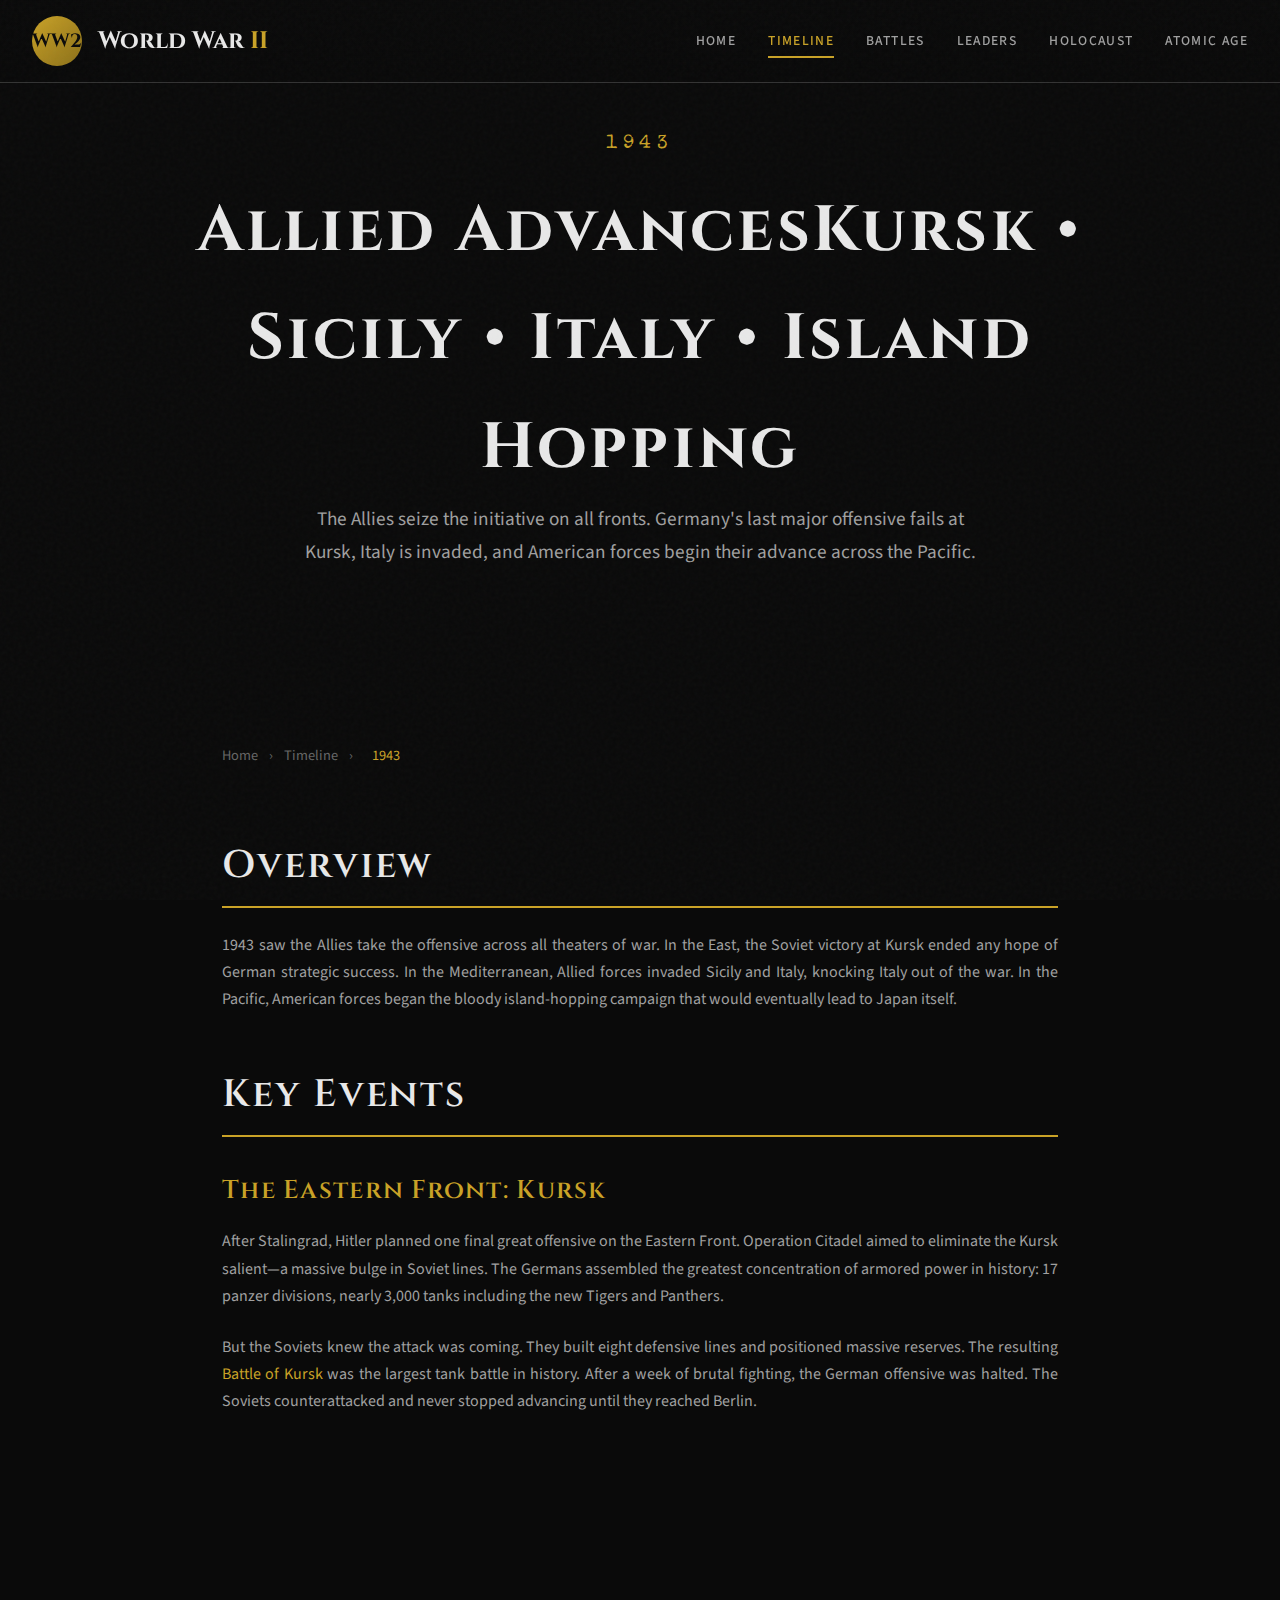
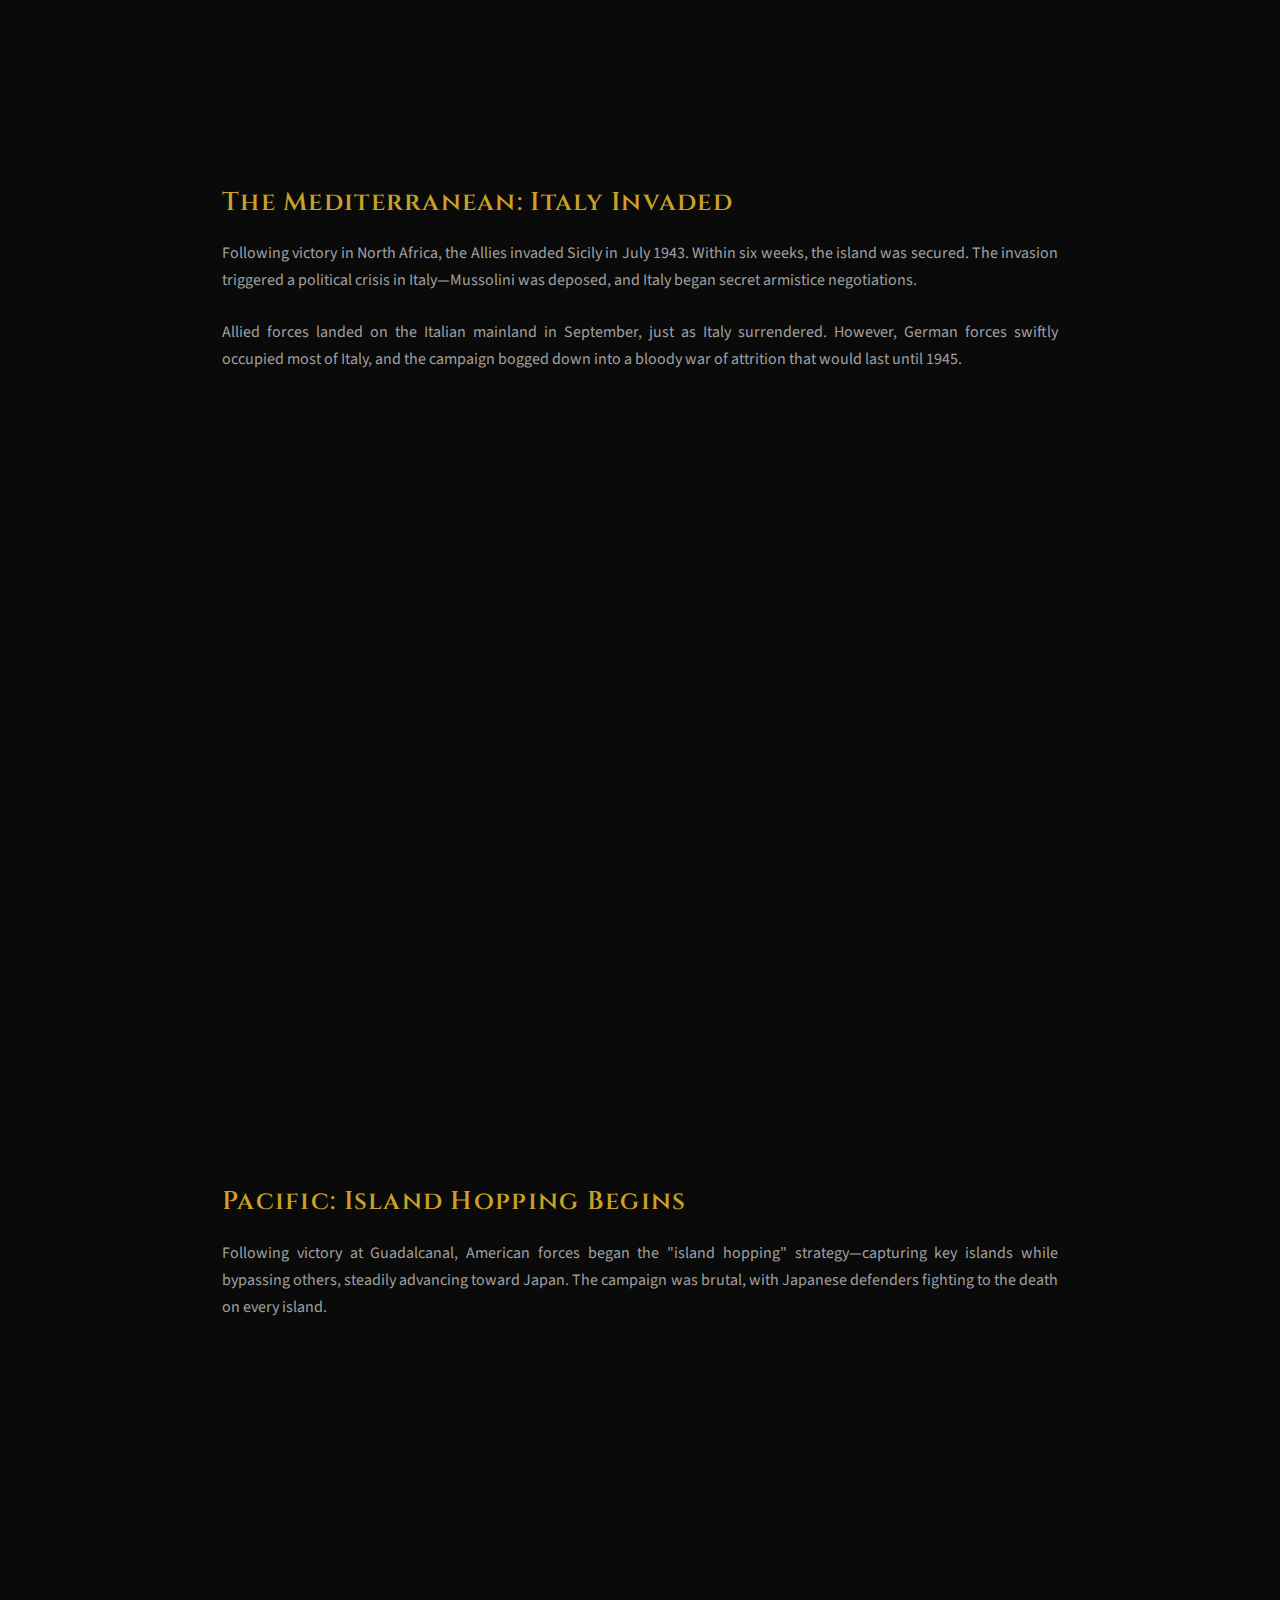
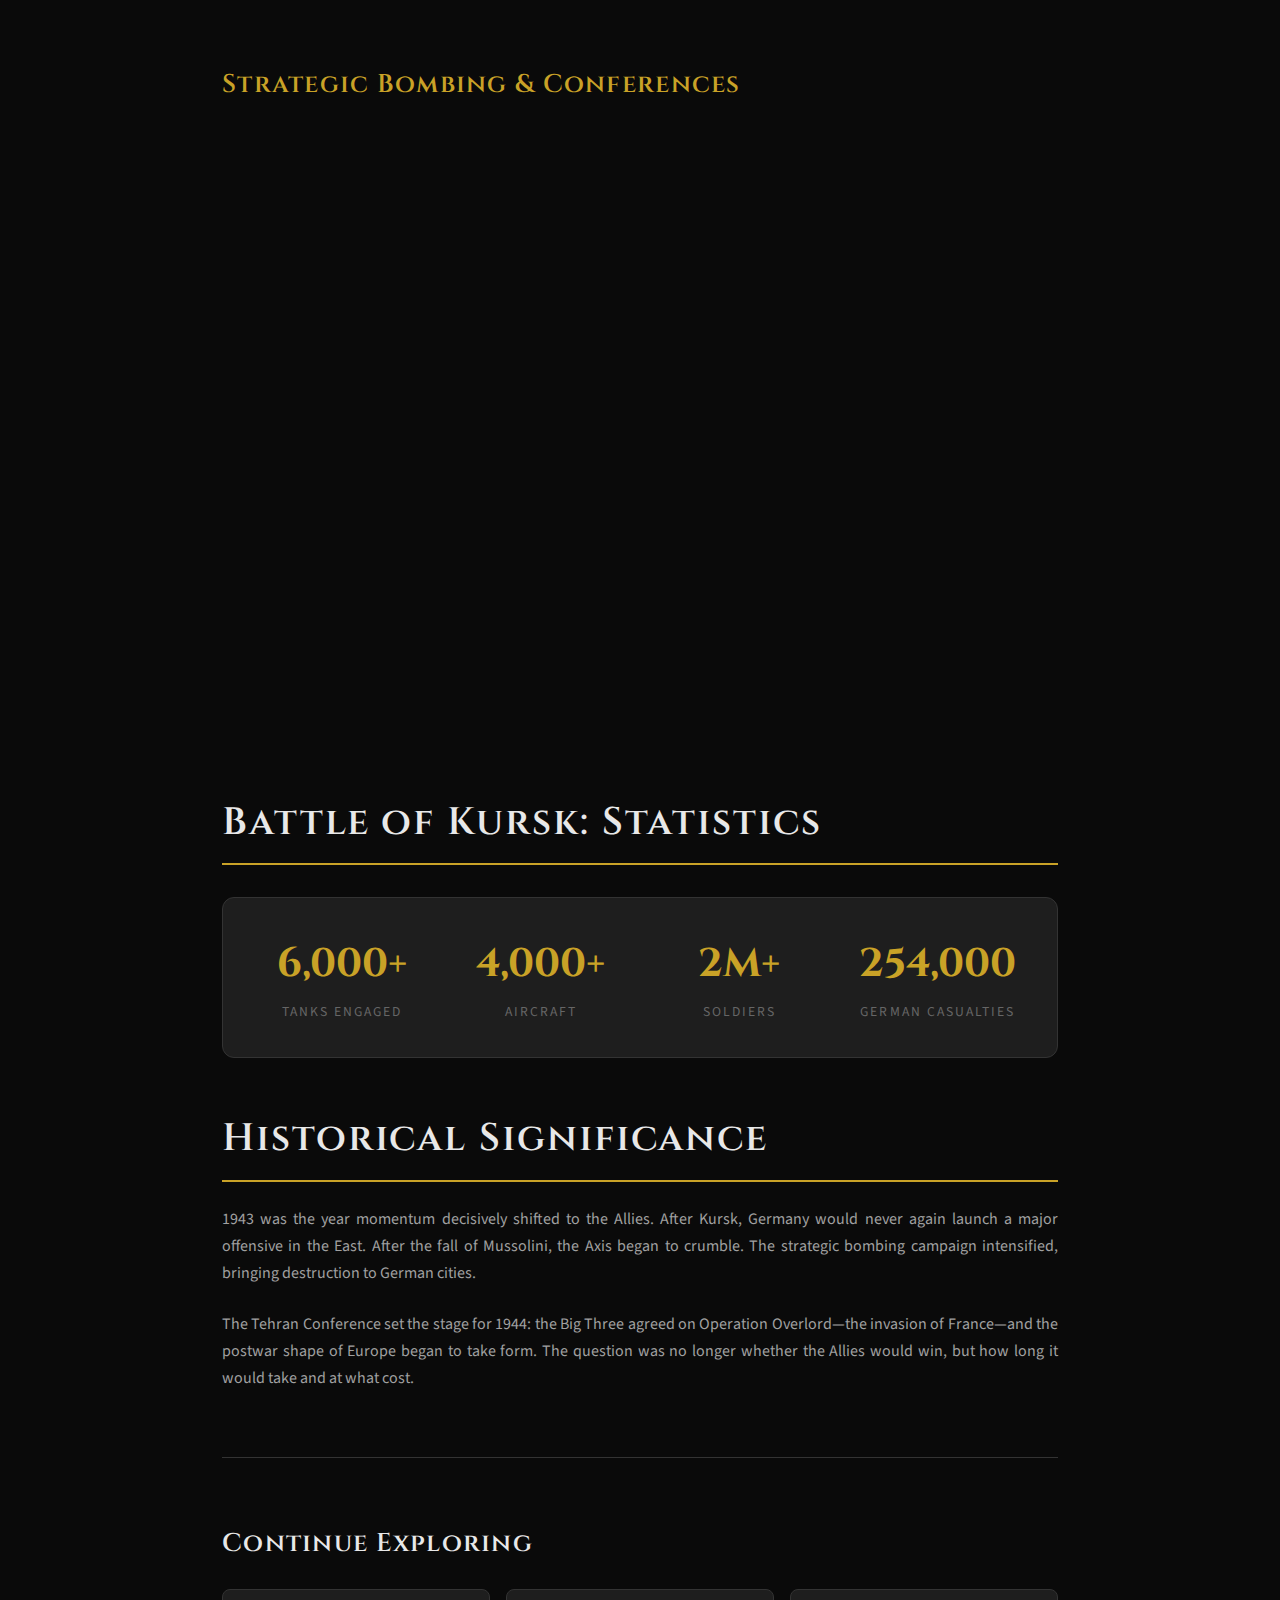
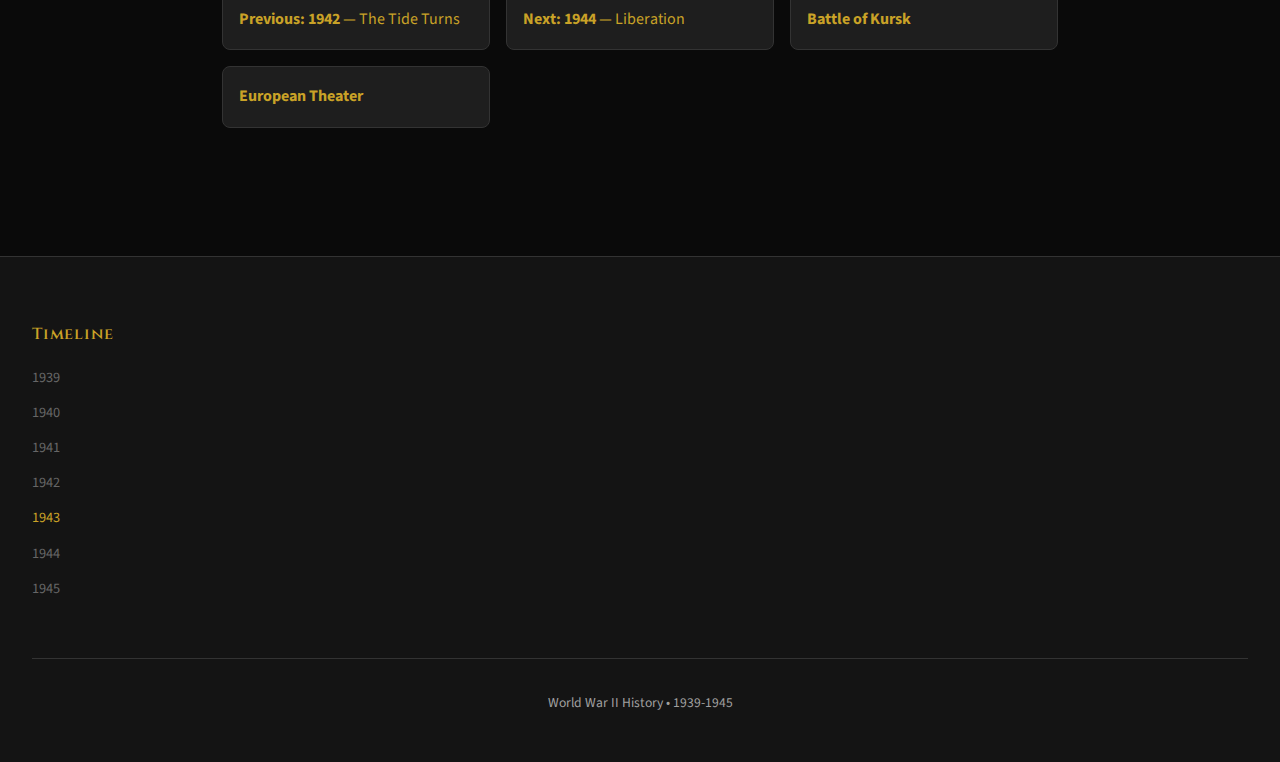
<file: pages/1943.html>
<!DOCTYPE html>
<html lang="en">
<head>
  <meta charset="UTF-8">
  <meta name="viewport" content="width=device-width, initial-scale=1.0">
  <meta name="description" content="1943: The Allies go on the offensive. Italy invaded, Kursk won, island-hopping begins in the Pacific.">
  <title>1943 - Allied Advances | World War II History</title>
  <link rel="stylesheet" href="../css/style.css">
</head>
<body>
  <header class="site-header">
    <div class="header-content">
      <a href="../index.html" class="logo">
        <div class="logo-icon">WW2</div>
        <div class="logo-text">World War <span>II</span></div>
      </a>
      <nav class="main-nav">
        <ul>
          <li><a href="../index.html">Home</a></li>
          <li><a href="../index.html#timeline" class="active">Timeline</a></li>
          <li><a href="battles.html">Battles</a></li>
          <li><a href="leaders.html">Leaders</a></li>
          <li><a href="holocaust.html">Holocaust</a></li>
          <li><a href="atomic.html">Atomic Age</a></li>
        </ul>
      </nav>
      <button class="menu-toggle">☰</button>
    </div>
  </header>

  <section class="page-hero">
    <div class="hero-content">
      <p class="hero-date">1943</p>
      <h1>Allied Advances<span>Kursk • Sicily • Italy • Island Hopping</span></h1>
      <p class="hero-subtitle">The Allies seize the initiative on all fronts. Germany's last major offensive fails at Kursk, Italy is invaded, and American forces begin their advance across the Pacific.</p>
    </div>
  </section>

  <div class="page-content">
    <div class="breadcrumb">
      <a href="../index.html">Home</a> <span>›</span>
      <a href="../index.html#timeline">Timeline</a> <span>›</span>
      <span style="color: var(--accent-gold);">1943</span>
    </div>

    <h2>Overview</h2>
    <p>1943 saw the Allies take the offensive across all theaters of war. In the East, the Soviet victory at Kursk ended any hope of German strategic success. In the Mediterranean, Allied forces invaded Sicily and Italy, knocking Italy out of the war. In the Pacific, American forces began the bloody island-hopping campaign that would eventually lead to Japan itself.</p>

    <h2>Key Events</h2>

    <h3>The Eastern Front: Kursk</h3>
    <p>After Stalingrad, Hitler planned one final great offensive on the Eastern Front. Operation Citadel aimed to eliminate the Kursk salient—a massive bulge in Soviet lines. The Germans assembled the greatest concentration of armored power in history: 17 panzer divisions, nearly 3,000 tanks including the new Tigers and Panthers.</p>
    <p>But the Soviets knew the attack was coming. They built eight defensive lines and positioned massive reserves. The resulting <a href="battles.html#kursk">Battle of Kursk</a> was the largest tank battle in history. After a week of brutal fighting, the German offensive was halted. The Soviets counterattacked and never stopped advancing until they reached Berlin.</p>

    <div class="battle-list">
      <div class="battle-item">
        <span class="battle-date">February 2</span>
        <div class="battle-info">
          <h4>Stalingrad Ends</h4>
          <p>The last German resistance at Stalingrad surrenders. 91,000 POWs; fewer than 6,000 would survive.</p>
        </div>
        <span class="battle-theater">Eastern Front</span>
      </div>
      
      <a href="battles.html#kursk" class="battle-item">
        <span class="battle-date">July 5 - Aug 23</span>
        <div class="battle-info">
          <h4>Battle of Kursk</h4>
          <p>The largest tank battle in history. Germany's last major offensive in the East ends in failure.</p>
        </div>
        <span class="battle-theater">Eastern Front</span>
      </a>
    </div>

    <h3>The Mediterranean: Italy Invaded</h3>
    <p>Following victory in North Africa, the Allies invaded Sicily in July 1943. Within six weeks, the island was secured. The invasion triggered a political crisis in Italy—Mussolini was deposed, and Italy began secret armistice negotiations.</p>
    <p>Allied forces landed on the Italian mainland in September, just as Italy surrendered. However, German forces swiftly occupied most of Italy, and the campaign bogged down into a bloody war of attrition that would last until 1945.</p>

    <div class="battle-list">
      <div class="battle-item">
        <span class="battle-date">May 13</span>
        <div class="battle-info">
          <h4>North Africa Campaign Ends</h4>
          <p>Axis forces in Tunisia surrender. 275,000 POWs taken—as many as at Stalingrad.</p>
        </div>
        <span class="battle-theater">North Africa</span>
      </div>
      
      <a href="battles.html#sicily" class="battle-item">
        <span class="battle-date">July 9 - Aug 17</span>
        <div class="battle-info">
          <h4>Invasion of Sicily</h4>
          <p>Operation Husky. The largest amphibious operation of the war to that point.</p>
        </div>
        <span class="battle-theater">Mediterranean</span>
      </a>
      
      <div class="battle-item">
        <span class="battle-date">July 25</span>
        <div class="battle-info">
          <h4>Mussolini Overthrown</h4>
          <p>The Italian Grand Council votes against Mussolini. King Victor Emmanuel III has him arrested.</p>
        </div>
        <span class="battle-theater">Italy</span>
      </div>
      
      <div class="battle-item">
        <span class="battle-date">September 3</span>
        <div class="battle-info">
          <h4>Italy Invaded</h4>
          <p>Allied forces cross from Sicily to mainland Italy. Italy signs armistice (announced Sept 8).</p>
        </div>
        <span class="battle-theater">Mediterranean</span>
      </div>
      
      <div class="battle-item">
        <span class="battle-date">September 9</span>
        <div class="battle-info">
          <h4>Salerno Landings</h4>
          <p>Operation Avalanche. Main Allied landing in Italy faces fierce German resistance.</p>
        </div>
        <span class="battle-theater">Italy</span>
      </div>
    </div>

    <h3>Pacific: Island Hopping Begins</h3>
    <p>Following victory at Guadalcanal, American forces began the "island hopping" strategy—capturing key islands while bypassing others, steadily advancing toward Japan. The campaign was brutal, with Japanese defenders fighting to the death on every island.</p>

    <div class="battle-list">
      <div class="battle-item">
        <span class="battle-date">February 9</span>
        <div class="battle-info">
          <h4>Guadalcanal Secured</h4>
          <p>Japan evacuates remaining forces. First Allied offensive victory in the Pacific.</p>
        </div>
        <span class="battle-theater">Pacific</span>
      </div>
      
      <div class="battle-item">
        <span class="battle-date">November 20-23</span>
        <div class="battle-info">
          <h4>Battle of Tarawa</h4>
          <p>Marines assault heavily fortified atoll. 1,000 Americans killed in 76 hours of fighting.</p>
        </div>
        <span class="battle-theater">Pacific</span>
      </div>
    </div>

    <h3>Strategic Bombing & Conferences</h3>
    <div class="battle-list">
      <div class="battle-item">
        <span class="battle-date">January 14-24</span>
        <div class="battle-info">
          <h4>Casablanca Conference</h4>
          <p>Roosevelt and Churchill demand "unconditional surrender." Combined Bomber Offensive planned.</p>
        </div>
        <span class="battle-theater">Diplomacy</span>
      </div>
      
      <div class="battle-item">
        <span class="battle-date">May 16-17</span>
        <div class="battle-info">
          <h4>Dambusters Raid</h4>
          <p>RAF breaches Ruhr dams using bouncing bombs. Floods German industrial heartland.</p>
        </div>
        <span class="battle-theater">Western Europe</span>
      </div>
      
      <div class="battle-item">
        <span class="battle-date">July 24 - Aug 3</span>
        <div class="battle-info">
          <h4>Bombing of Hamburg</h4>
          <p>Operation Gomorrah creates firestorm killing 42,600 civilians. "Germany's Hiroshima."</p>
        </div>
        <span class="battle-theater">Western Europe</span>
      </div>
      
      <div class="battle-item">
        <span class="battle-date">Nov 28 - Dec 1</span>
        <div class="battle-info">
          <h4>Tehran Conference</h4>
          <p>First meeting of Roosevelt, Churchill, and Stalin. Operation Overlord set for May 1944.</p>
        </div>
        <span class="battle-theater">Diplomacy</span>
      </div>
    </div>

    <h2>Battle of Kursk: Statistics</h2>
    <div class="stats-block">
      <div class="stat"><span class="stat-number">6,000+</span><span class="stat-label">Tanks Engaged</span></div>
      <div class="stat"><span class="stat-number">4,000+</span><span class="stat-label">Aircraft</span></div>
      <div class="stat"><span class="stat-number">2M+</span><span class="stat-label">Soldiers</span></div>
      <div class="stat"><span class="stat-number">254,000</span><span class="stat-label">German Casualties</span></div>
    </div>

    <h2>Historical Significance</h2>
    <p>1943 was the year momentum decisively shifted to the Allies. After Kursk, Germany would never again launch a major offensive in the East. After the fall of Mussolini, the Axis began to crumble. The strategic bombing campaign intensified, bringing destruction to German cities.</p>
    <p>The Tehran Conference set the stage for 1944: the Big Three agreed on Operation Overlord—the invasion of France—and the postwar shape of Europe began to take form. The question was no longer whether the Allies would win, but how long it would take and at what cost.</p>

    <div class="related-links">
      <h3>Continue Exploring</h3>
      <div class="related-grid">
        <a href="1942.html" class="related-link"><strong>Previous: 1942</strong> — The Tide Turns</a>
        <a href="1944.html" class="related-link"><strong>Next: 1944</strong> — Liberation</a>
        <a href="battles.html#kursk" class="related-link"><strong>Battle of Kursk</strong></a>
        <a href="european-theater.html" class="related-link"><strong>European Theater</strong></a>
      </div>
    </div>
  </div>

  <footer class="site-footer">
    <div class="footer-content">
      <div class="footer-section">
        <h4>Timeline</h4>
        <ul>
          <li><a href="1939.html">1939</a></li>
          <li><a href="1940.html">1940</a></li>
          <li><a href="1941.html">1941</a></li>
          <li><a href="1942.html">1942</a></li>
          <li><a href="1943.html" style="color: var(--accent-gold);">1943</a></li>
          <li><a href="1944.html">1944</a></li>
          <li><a href="1945.html">1945</a></li>
        </ul>
      </div>
    </div>
    <div class="footer-bottom"><p>World War II History • 1939-1945</p></div>
  </footer>

  <button class="back-to-top">↑</button>
  <script src="../js/main.js"></script>
</body>
</html>
</file>
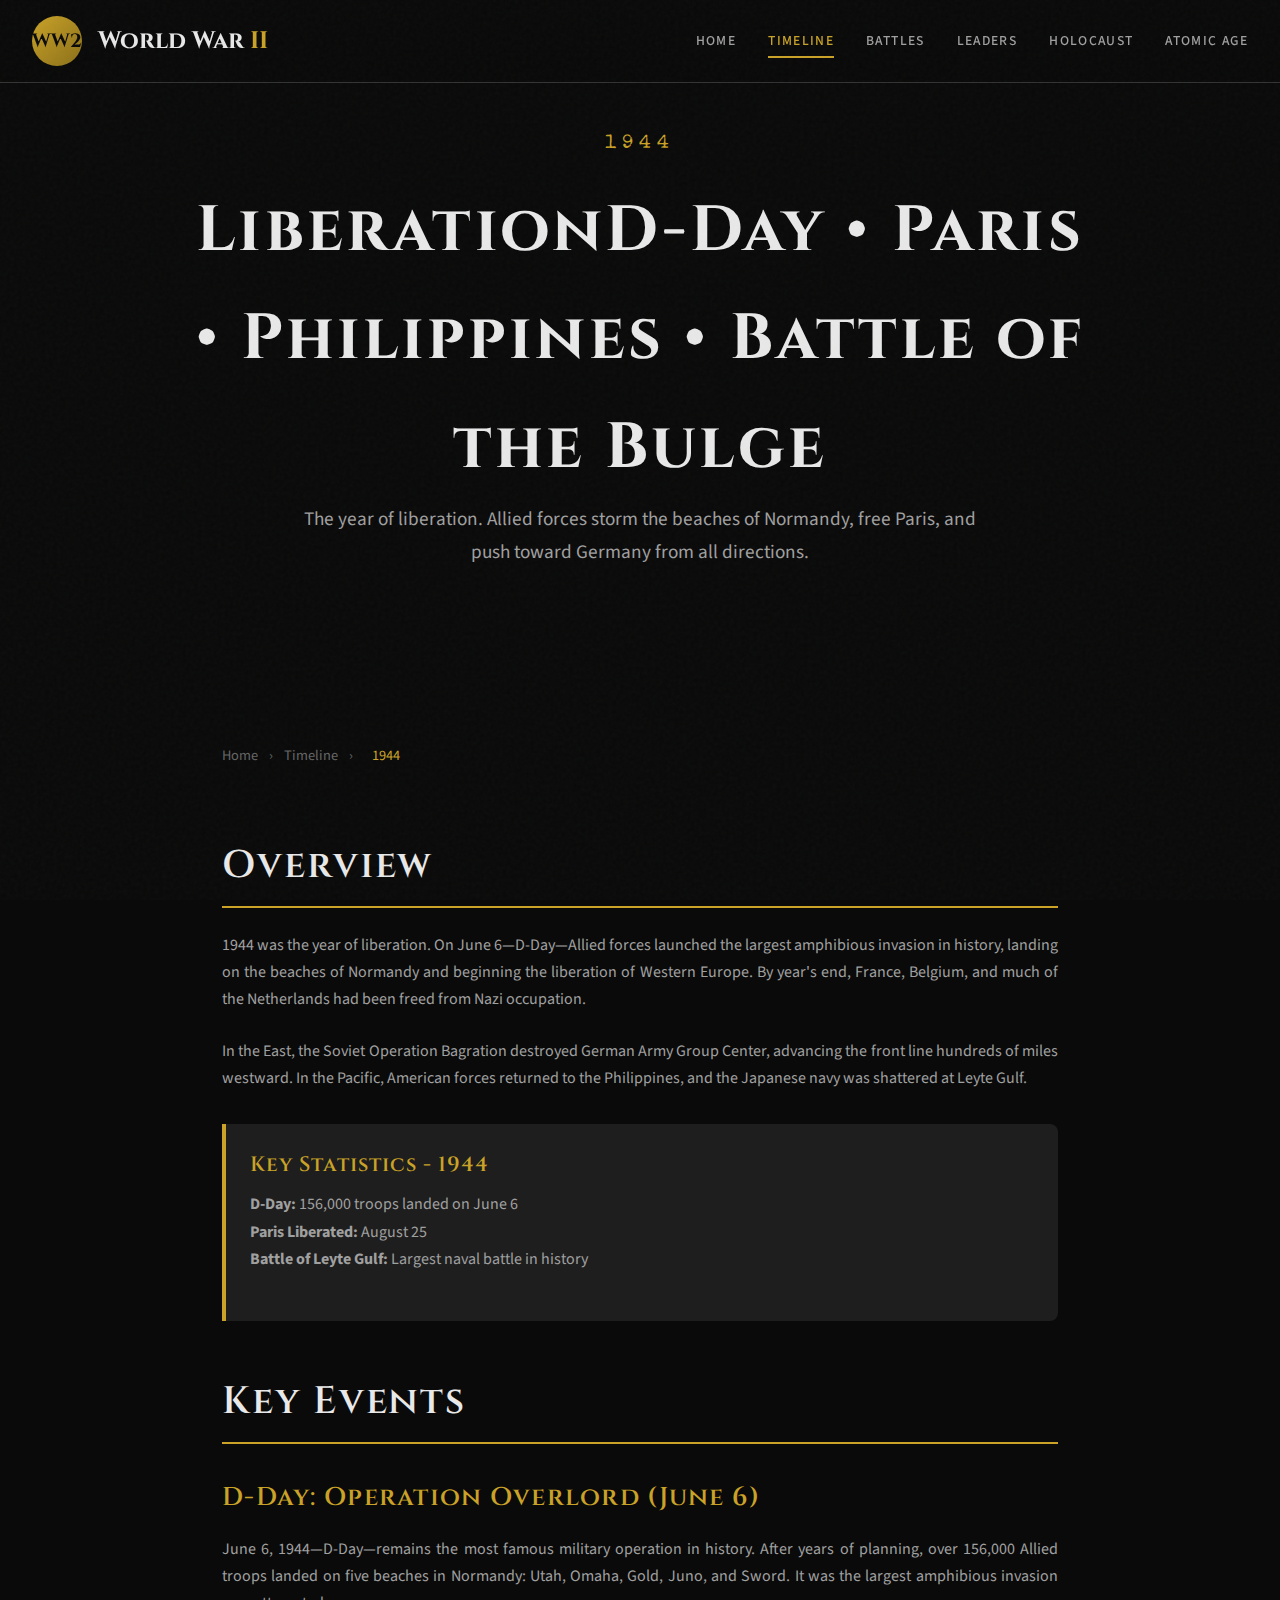
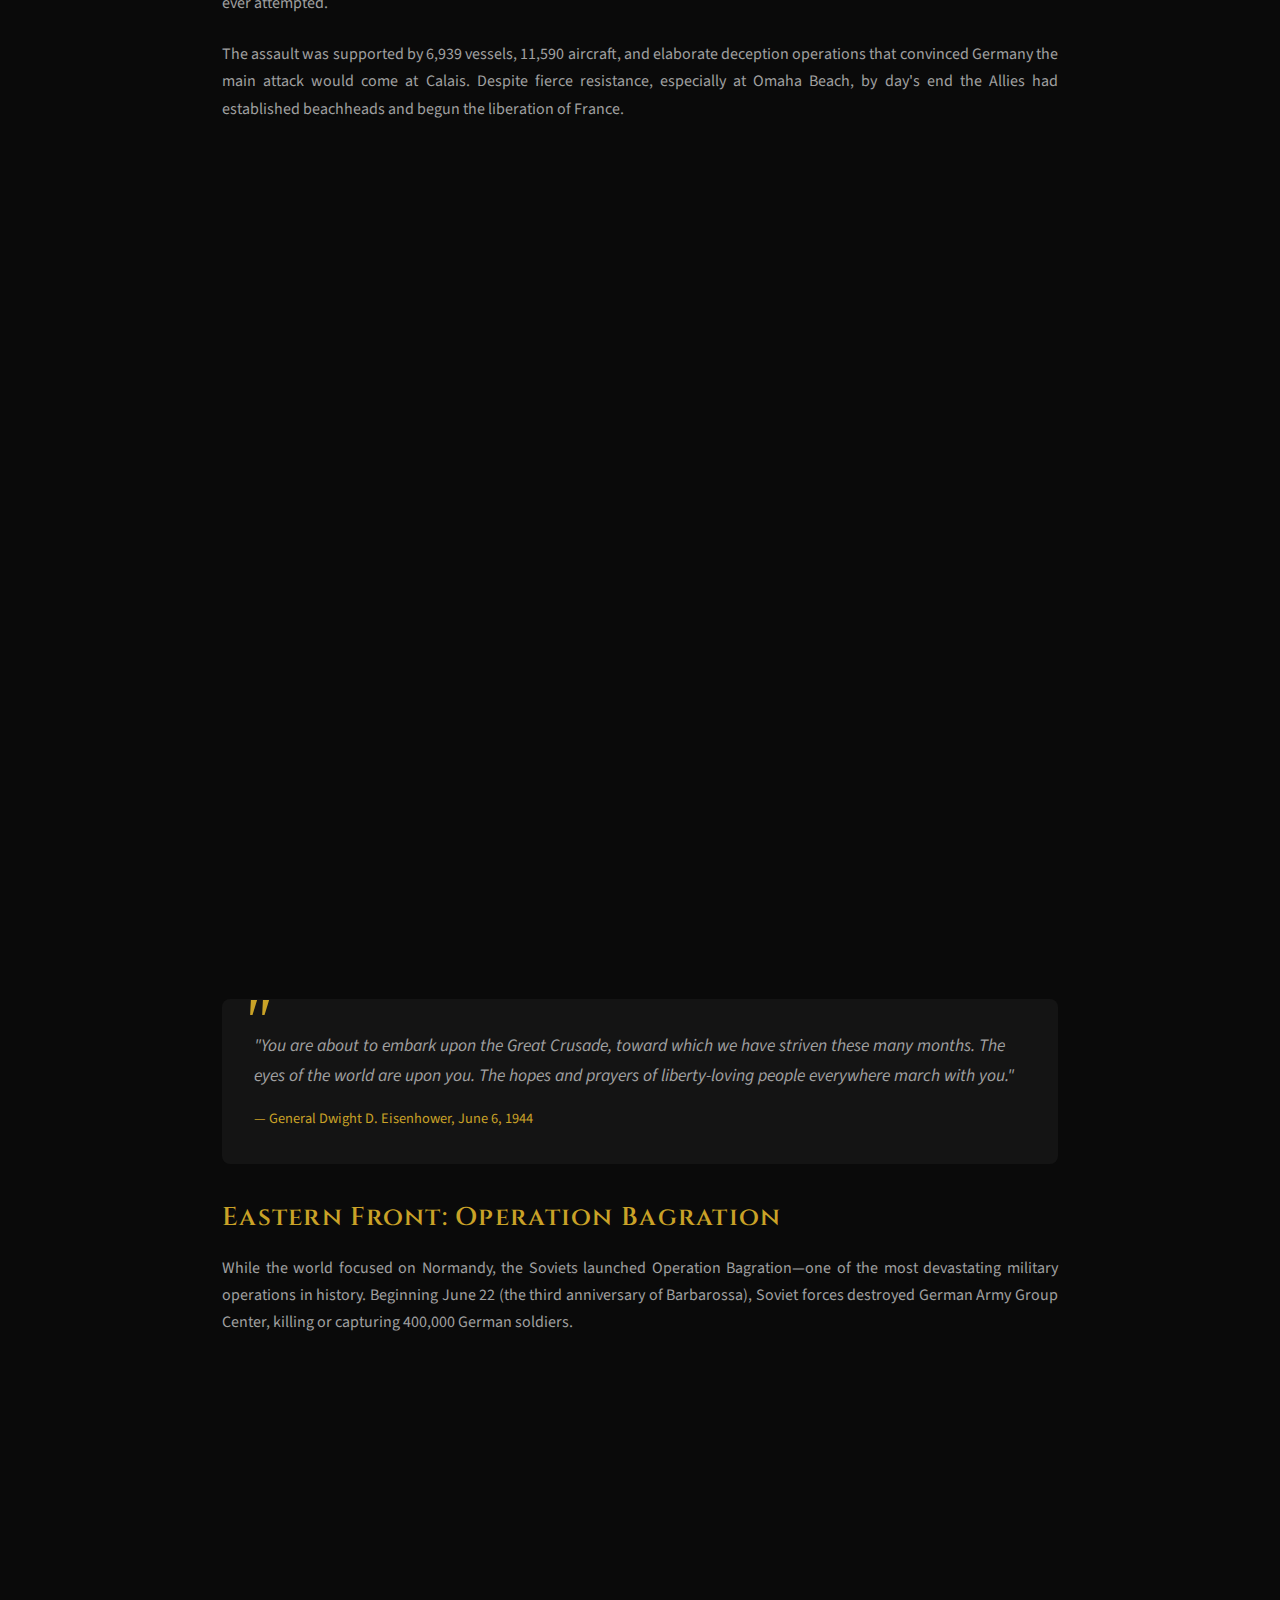
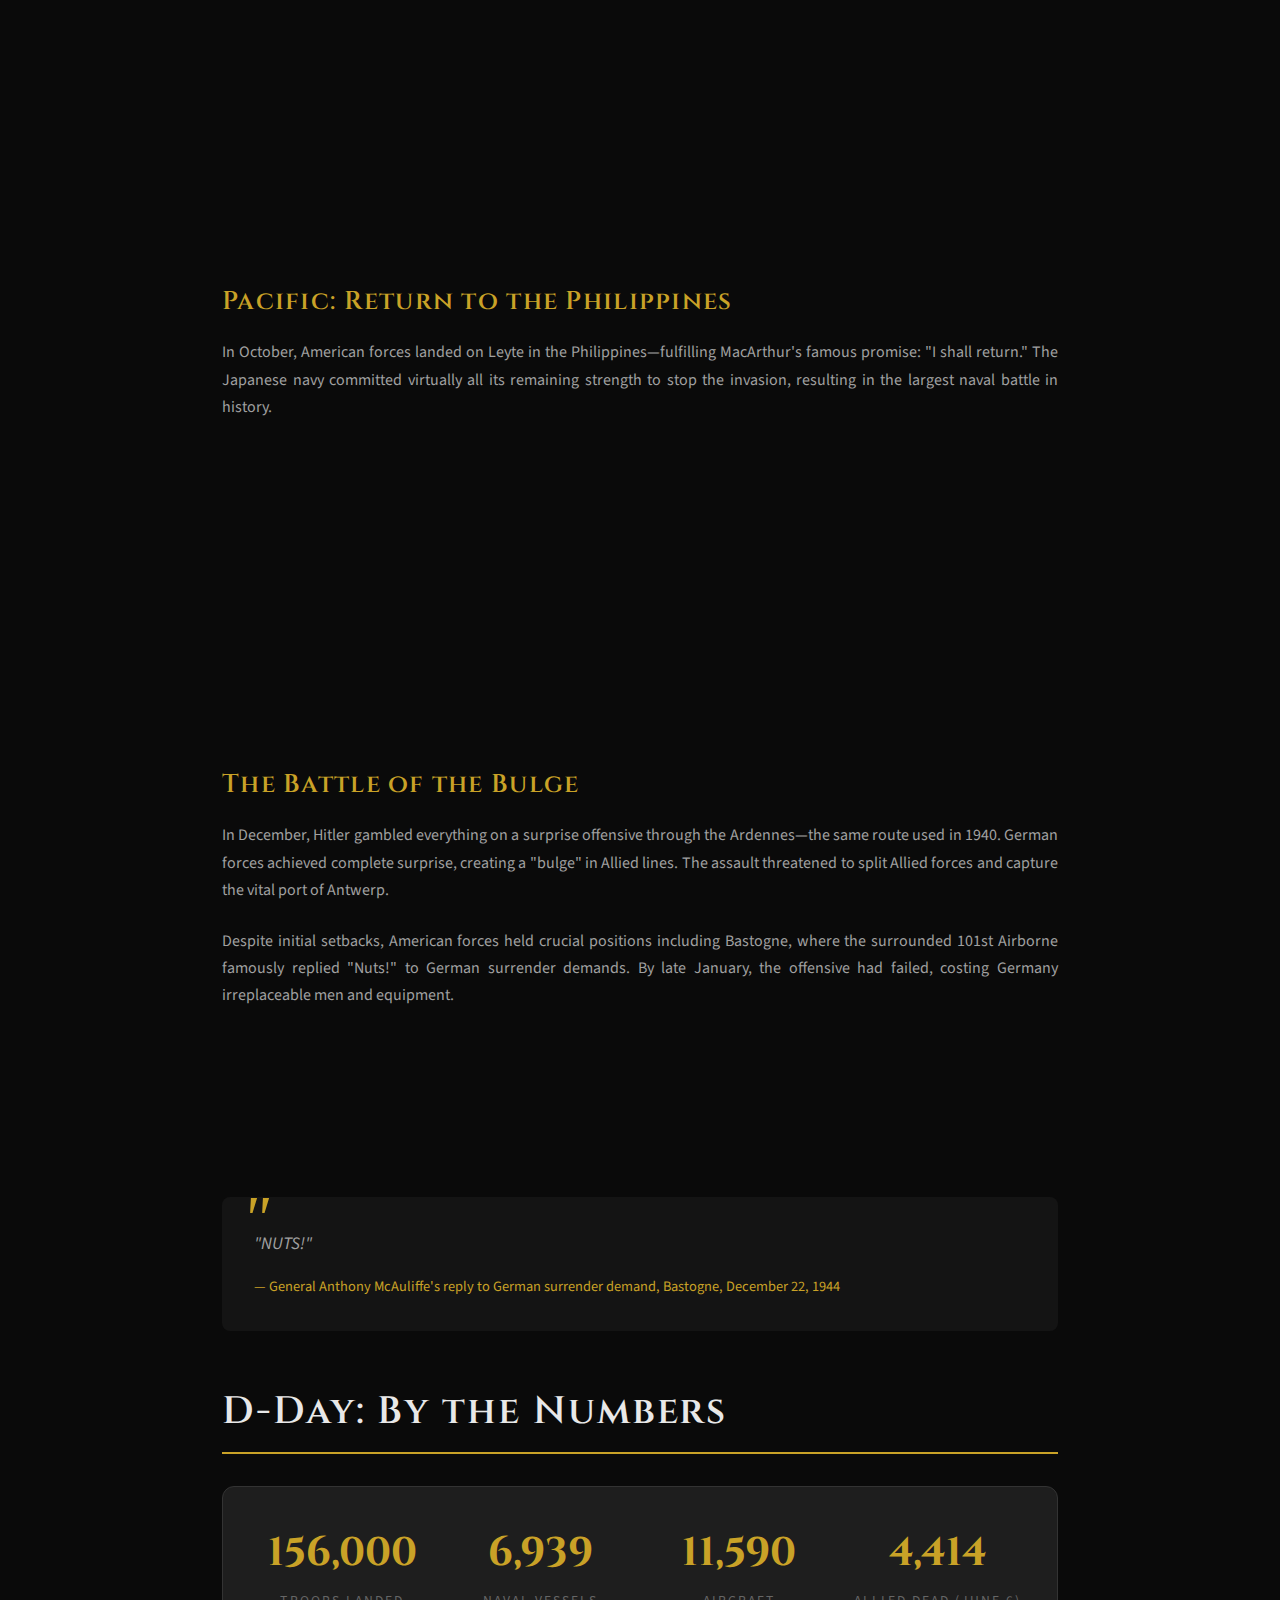
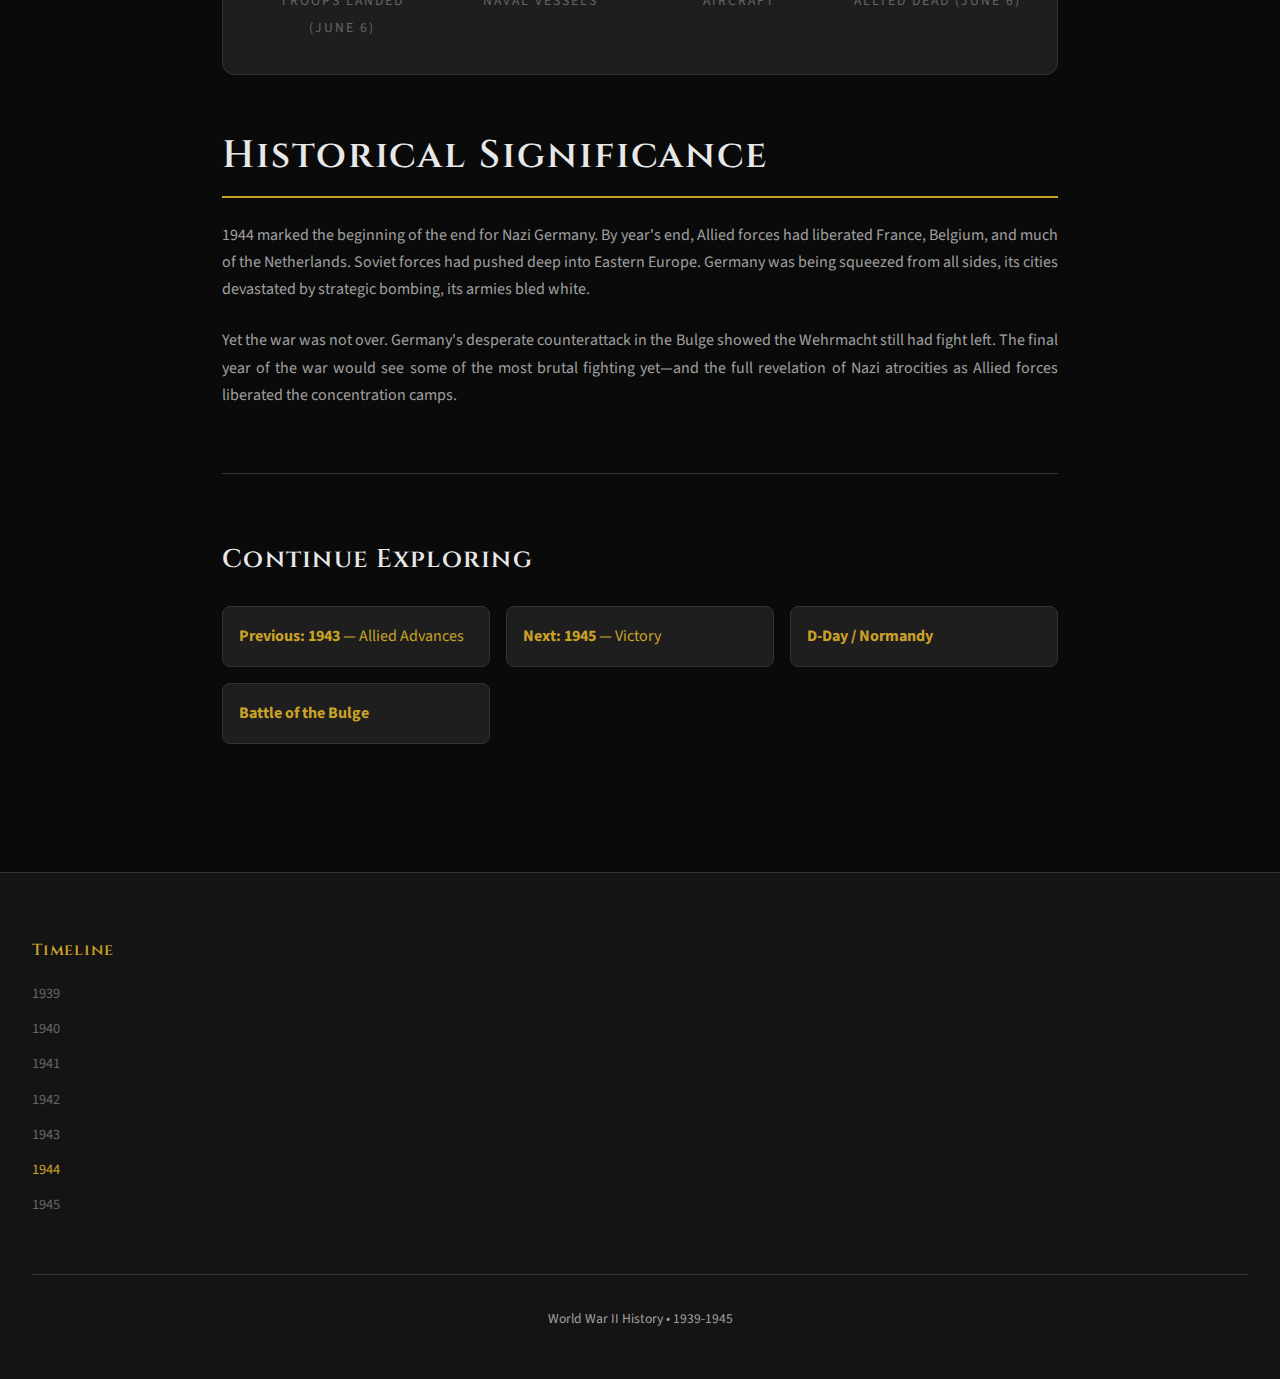
<file: pages/1944.html>
<!DOCTYPE html>
<html lang="en">
<head>
  <meta charset="UTF-8">
  <meta name="viewport" content="width=device-width, initial-scale=1.0">
  <meta name="description" content="1944: D-Day and the liberation of Western Europe. The beginning of the end for Nazi Germany.">
  <title>1944 - Liberation | World War II History</title>
  <link rel="stylesheet" href="../css/style.css">
</head>
<body>
  <header class="site-header">
    <div class="header-content">
      <a href="../index.html" class="logo">
        <div class="logo-icon">WW2</div>
        <div class="logo-text">World War <span>II</span></div>
      </a>
      <nav class="main-nav">
        <ul>
          <li><a href="../index.html">Home</a></li>
          <li><a href="../index.html#timeline" class="active">Timeline</a></li>
          <li><a href="battles.html">Battles</a></li>
          <li><a href="leaders.html">Leaders</a></li>
          <li><a href="holocaust.html">Holocaust</a></li>
          <li><a href="atomic.html">Atomic Age</a></li>
        </ul>
      </nav>
      <button class="menu-toggle">☰</button>
    </div>
  </header>

  <section class="page-hero">
    <div class="hero-content">
      <p class="hero-date">1944</p>
      <h1>Liberation<span>D-Day • Paris • Philippines • Battle of the Bulge</span></h1>
      <p class="hero-subtitle">The year of liberation. Allied forces storm the beaches of Normandy, free Paris, and push toward Germany from all directions.</p>
    </div>
  </section>

  <div class="page-content">
    <div class="breadcrumb">
      <a href="../index.html">Home</a> <span>›</span>
      <a href="../index.html#timeline">Timeline</a> <span>›</span>
      <span style="color: var(--accent-gold);">1944</span>
    </div>

    <h2>Overview</h2>
    <p>1944 was the year of liberation. On June 6—D-Day—Allied forces launched the largest amphibious invasion in history, landing on the beaches of Normandy and beginning the liberation of Western Europe. By year's end, France, Belgium, and much of the Netherlands had been freed from Nazi occupation.</p>
    <p>In the East, the Soviet Operation Bagration destroyed German Army Group Center, advancing the front line hundreds of miles westward. In the Pacific, American forces returned to the Philippines, and the Japanese navy was shattered at Leyte Gulf.</p>

    <div class="info-box">
      <h4>Key Statistics - 1944</h4>
      <p>
        <strong>D-Day:</strong> 156,000 troops landed on June 6<br>
        <strong>Paris Liberated:</strong> August 25<br>
        <strong>Battle of Leyte Gulf:</strong> Largest naval battle in history
      </p>
    </div>

    <h2>Key Events</h2>

    <h3>D-Day: Operation Overlord (June 6)</h3>
    <p>June 6, 1944—D-Day—remains the most famous military operation in history. After years of planning, over 156,000 Allied troops landed on five beaches in Normandy: Utah, Omaha, Gold, Juno, and Sword. It was the largest amphibious invasion ever attempted.</p>
    <p>The assault was supported by 6,939 vessels, 11,590 aircraft, and elaborate deception operations that convinced Germany the main attack would come at Calais. Despite fierce resistance, especially at Omaha Beach, by day's end the Allies had established beachheads and begun the liberation of France.</p>

    <div class="battle-list">
      <a href="battles.html#normandy" class="battle-item">
        <span class="battle-date">June 6</span>
        <div class="battle-info">
          <h4>D-Day / Normandy Invasion</h4>
          <p>Operation Overlord begins. 156,000 troops land on 5 beaches. The liberation of Western Europe begins.</p>
        </div>
        <span class="battle-theater">Western Europe</span>
      </a>
      
      <div class="battle-item">
        <span class="battle-date">June - July</span>
        <div class="battle-info">
          <h4>Battle of Normandy</h4>
          <p>Allies expand beachhead despite fierce German resistance. Caen falls July 21 after brutal fighting.</p>
        </div>
        <span class="battle-theater">Western Europe</span>
      </div>
      
      <div class="battle-item">
        <span class="battle-date">July 20</span>
        <div class="battle-info">
          <h4>July 20 Plot</h4>
          <p>German officers attempt to assassinate Hitler. The bomb wounds but doesn't kill the Führer.</p>
        </div>
        <span class="battle-theater">Germany</span>
      </div>
      
      <div class="battle-item">
        <span class="battle-date">August 15</span>
        <div class="battle-info">
          <h4>Operation Dragoon</h4>
          <p>Allied landings in southern France. German forces caught between two advancing armies.</p>
        </div>
        <span class="battle-theater">Western Europe</span>
      </div>
      
      <div class="battle-item">
        <span class="battle-date">August 25</span>
        <div class="battle-info">
          <h4>Liberation of Paris</h4>
          <p>French and American forces liberate Paris. De Gaulle leads triumphant march down Champs-Élysées.</p>
        </div>
        <span class="battle-theater">Western Europe</span>
      </div>
    </div>

    <div class="quote-block">
      "You are about to embark upon the Great Crusade, toward which we have striven these many months. The eyes of the world are upon you. The hopes and prayers of liberty-loving people everywhere march with you."
      <cite>— General Dwight D. Eisenhower, June 6, 1944</cite>
    </div>

    <h3>Eastern Front: Operation Bagration</h3>
    <p>While the world focused on Normandy, the Soviets launched Operation Bagration—one of the most devastating military operations in history. Beginning June 22 (the third anniversary of Barbarossa), Soviet forces destroyed German Army Group Center, killing or capturing 400,000 German soldiers.</p>

    <div class="battle-list">
      <a href="battles.html#bagration" class="battle-item">
        <span class="battle-date">June 22 - Aug 19</span>
        <div class="battle-info">
          <h4>Operation Bagration</h4>
          <p>Soviet offensive destroys German Army Group Center. 400,000 German casualties. Front advances 300 miles.</p>
        </div>
        <span class="battle-theater">Eastern Front</span>
      </a>
      
      <div class="battle-item">
        <span class="battle-date">July 23</span>
        <div class="battle-info">
          <h4>Majdanek Liberated</h4>
          <p>First major concentration camp liberated. Soviet forces discover evidence of mass murder.</p>
        </div>
        <span class="battle-theater">Eastern Front</span>
      </div>
      
      <div class="battle-item">
        <span class="battle-date">Aug 1 - Oct 2</span>
        <div class="battle-info">
          <h4>Warsaw Uprising</h4>
          <p>Polish Home Army rises against German occupation. Soviets halt outside the city. 200,000 Poles killed.</p>
        </div>
        <span class="battle-theater">Eastern Front</span>
      </div>
    </div>

    <h3>Pacific: Return to the Philippines</h3>
    <p>In October, American forces landed on Leyte in the Philippines—fulfilling MacArthur's famous promise: "I shall return." The Japanese navy committed virtually all its remaining strength to stop the invasion, resulting in the largest naval battle in history.</p>

    <div class="battle-list">
      <a href="battles.html#leyte-gulf" class="battle-item">
        <span class="battle-date">Oct 23-26</span>
        <div class="battle-info">
          <h4>Battle of Leyte Gulf</h4>
          <p>Largest naval battle in history. Japanese navy effectively destroyed as a fighting force.</p>
        </div>
        <span class="battle-theater">Pacific</span>
      </a>
      
      <div class="battle-item">
        <span class="battle-date">June 15 - July 9</span>
        <div class="battle-info">
          <h4>Battle of Saipan</h4>
          <p>Key island captured. B-29 bombers now within range of Japan. 3,400 American dead.</p>
        </div>
        <span class="battle-theater">Pacific</span>
      </div>
    </div>

    <h3>The Battle of the Bulge</h3>
    <p>In December, Hitler gambled everything on a surprise offensive through the Ardennes—the same route used in 1940. German forces achieved complete surprise, creating a "bulge" in Allied lines. The assault threatened to split Allied forces and capture the vital port of Antwerp.</p>
    <p>Despite initial setbacks, American forces held crucial positions including Bastogne, where the surrounded 101st Airborne famously replied "Nuts!" to German surrender demands. By late January, the offensive had failed, costing Germany irreplaceable men and equipment.</p>

    <div class="battle-list">
      <a href="battles.html#bulge" class="battle-item">
        <span class="battle-date">Dec 16 - Jan 25</span>
        <div class="battle-info">
          <h4>Battle of the Bulge</h4>
          <p>Germany's last major offensive. 19,000 Americans killed. German attack ultimately fails.</p>
        </div>
        <span class="battle-theater">Western Europe</span>
      </a>
    </div>

    <div class="quote-block">
      "NUTS!"
      <cite>— General Anthony McAuliffe's reply to German surrender demand, Bastogne, December 22, 1944</cite>
    </div>

    <h2>D-Day: By the Numbers</h2>
    <div class="stats-block">
      <div class="stat"><span class="stat-number">156,000</span><span class="stat-label">Troops Landed (June 6)</span></div>
      <div class="stat"><span class="stat-number">6,939</span><span class="stat-label">Naval Vessels</span></div>
      <div class="stat"><span class="stat-number">11,590</span><span class="stat-label">Aircraft</span></div>
      <div class="stat"><span class="stat-number">4,414</span><span class="stat-label">Allied Dead (June 6)</span></div>
    </div>

    <h2>Historical Significance</h2>
    <p>1944 marked the beginning of the end for Nazi Germany. By year's end, Allied forces had liberated France, Belgium, and much of the Netherlands. Soviet forces had pushed deep into Eastern Europe. Germany was being squeezed from all sides, its cities devastated by strategic bombing, its armies bled white.</p>
    <p>Yet the war was not over. Germany's desperate counterattack in the Bulge showed the Wehrmacht still had fight left. The final year of the war would see some of the most brutal fighting yet—and the full revelation of Nazi atrocities as Allied forces liberated the concentration camps.</p>

    <div class="related-links">
      <h3>Continue Exploring</h3>
      <div class="related-grid">
        <a href="1943.html" class="related-link"><strong>Previous: 1943</strong> — Allied Advances</a>
        <a href="1945.html" class="related-link"><strong>Next: 1945</strong> — Victory</a>
        <a href="battles.html#normandy" class="related-link"><strong>D-Day / Normandy</strong></a>
        <a href="battles.html#bulge" class="related-link"><strong>Battle of the Bulge</strong></a>
      </div>
    </div>
  </div>

  <footer class="site-footer">
    <div class="footer-content">
      <div class="footer-section">
        <h4>Timeline</h4>
        <ul>
          <li><a href="1939.html">1939</a></li>
          <li><a href="1940.html">1940</a></li>
          <li><a href="1941.html">1941</a></li>
          <li><a href="1942.html">1942</a></li>
          <li><a href="1943.html">1943</a></li>
          <li><a href="1944.html" style="color: var(--accent-gold);">1944</a></li>
          <li><a href="1945.html">1945</a></li>
        </ul>
      </div>
    </div>
    <div class="footer-bottom"><p>World War II History • 1939-1945</p></div>
  </footer>

  <button class="back-to-top">↑</button>
  <script src="../js/main.js"></script>
</body>
</html>
</file>
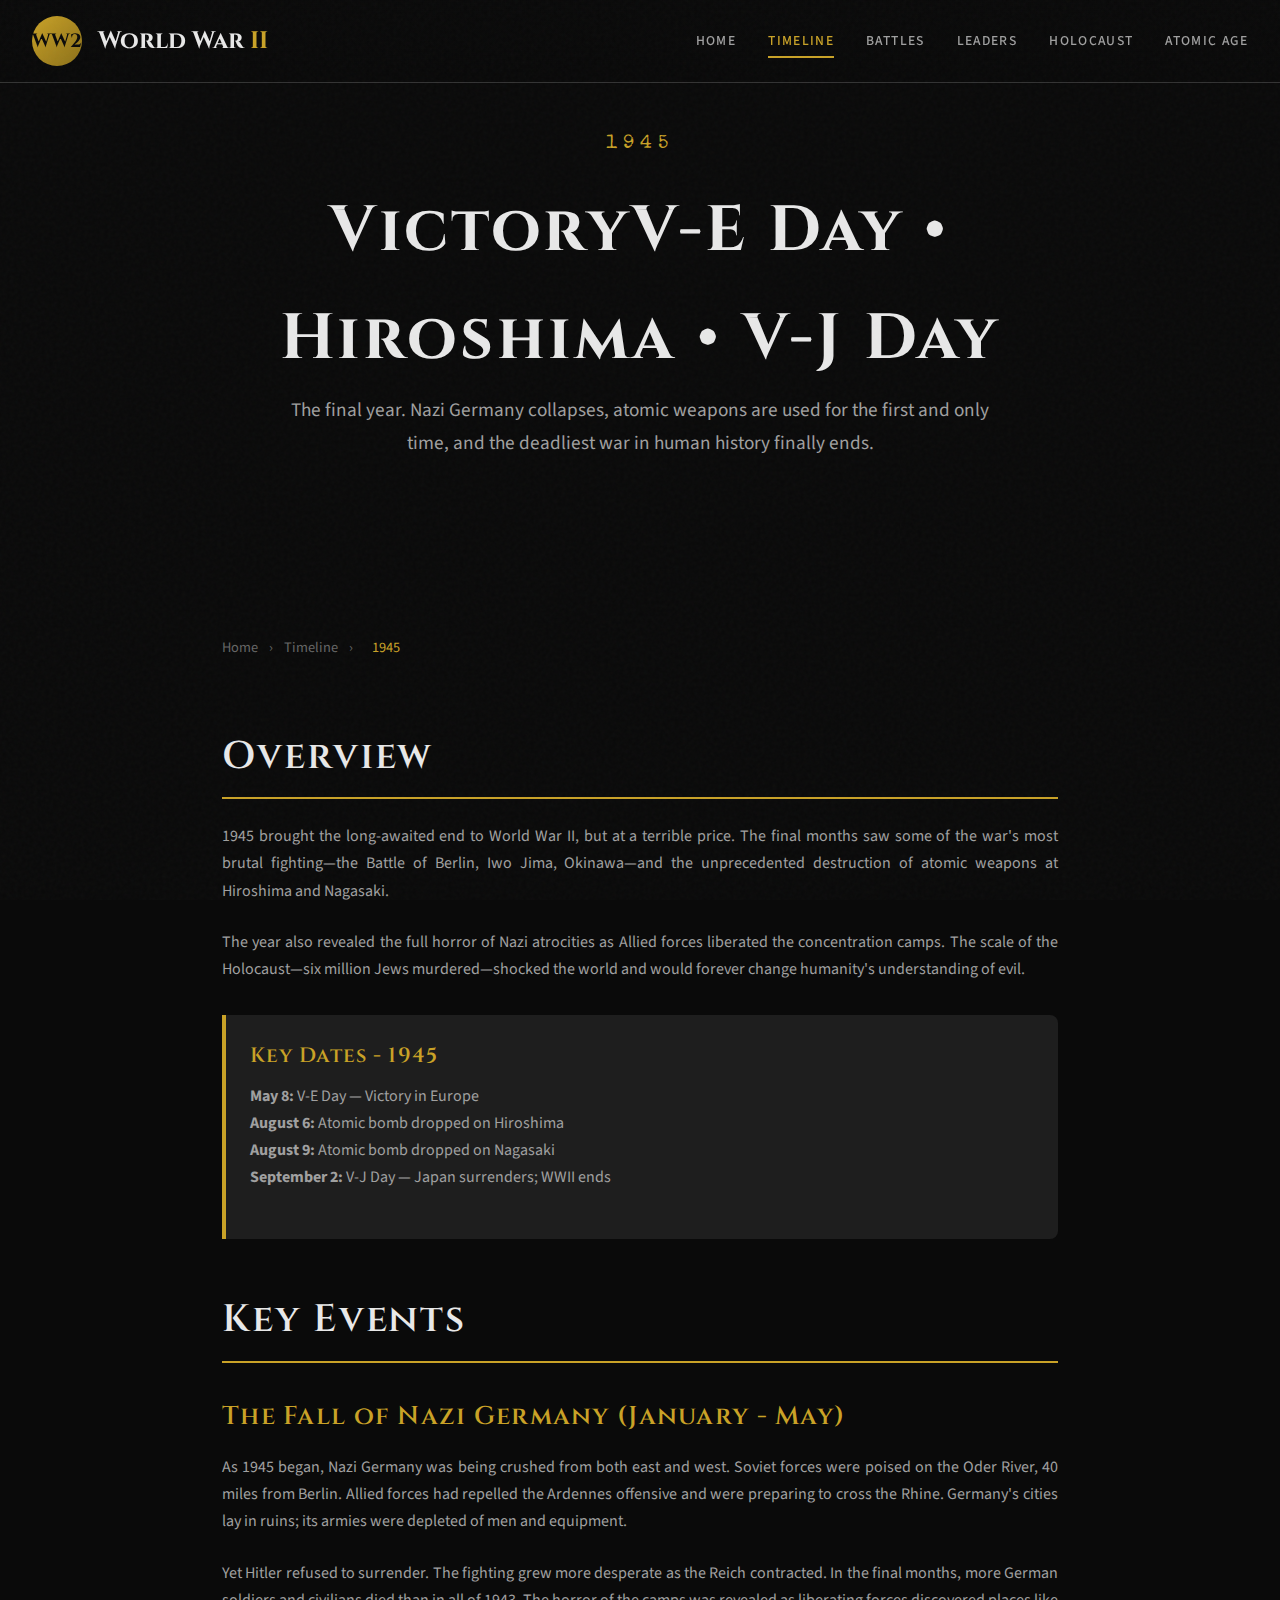
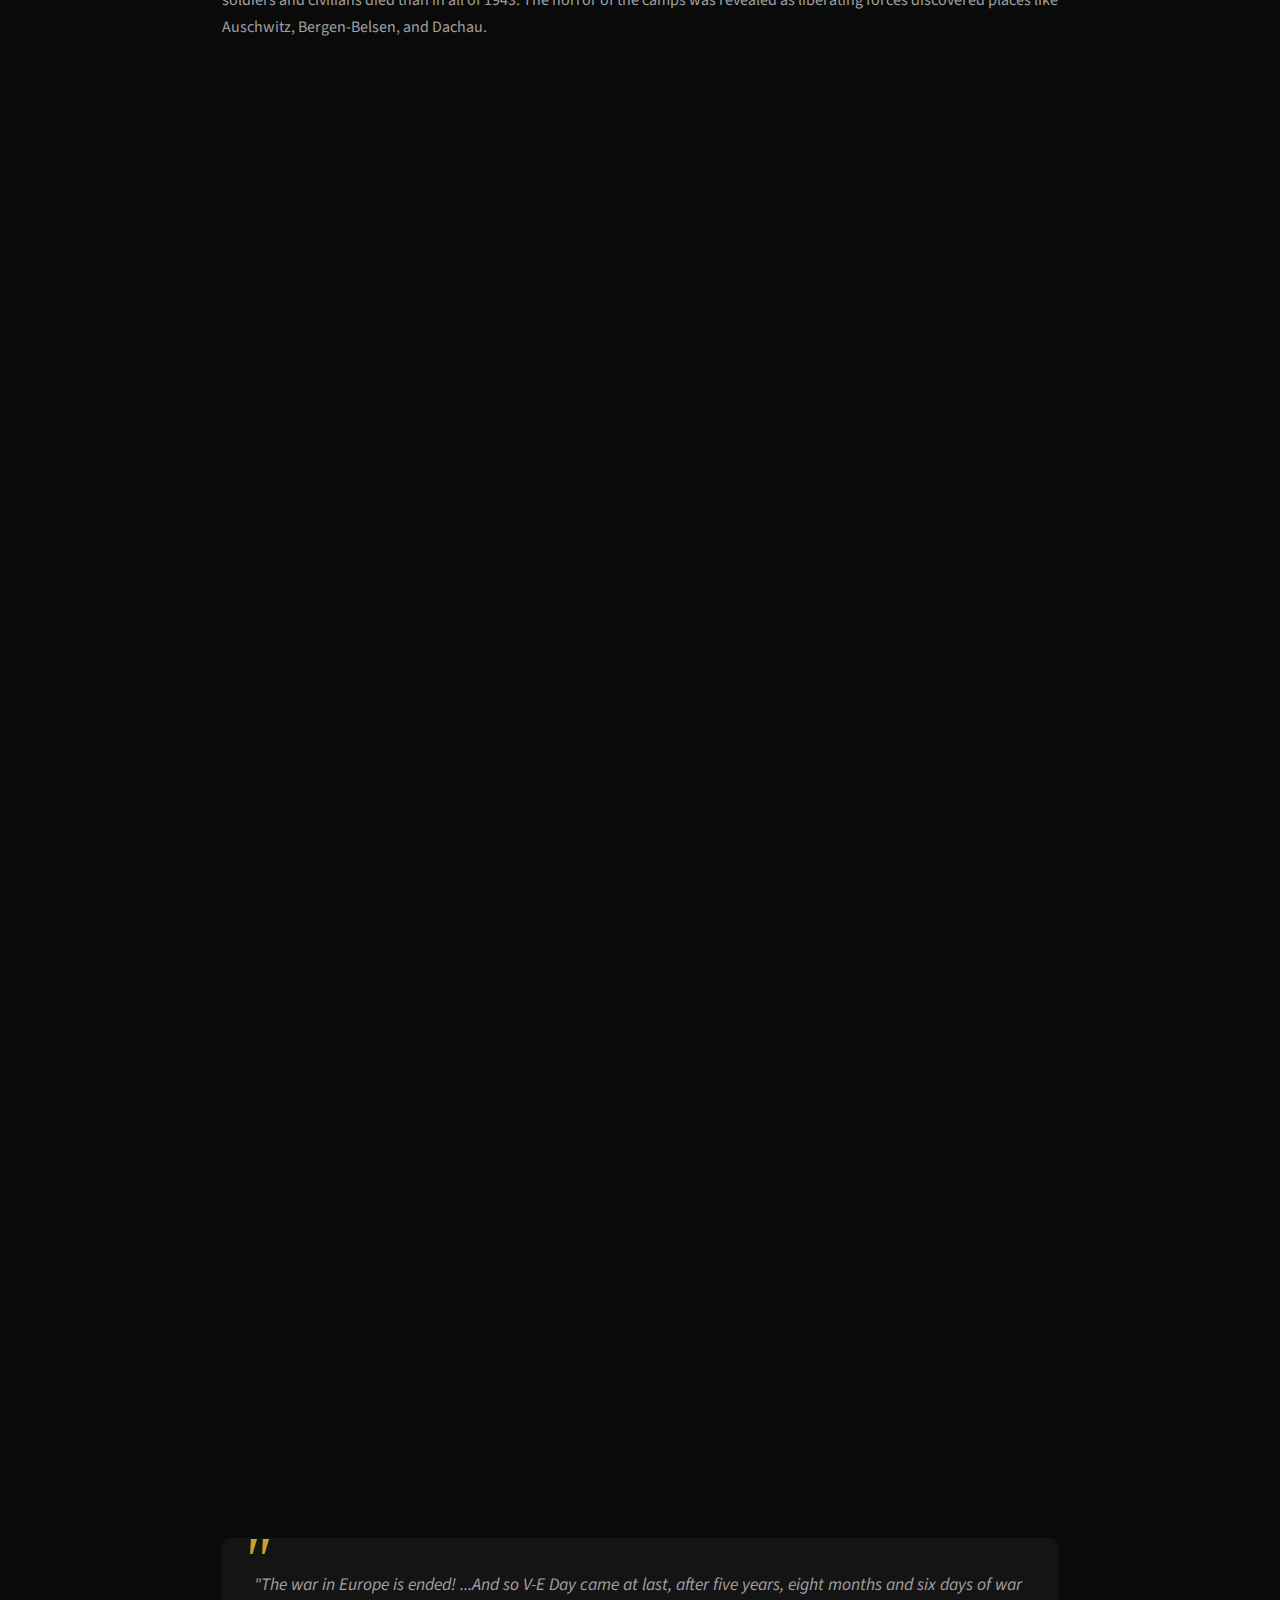
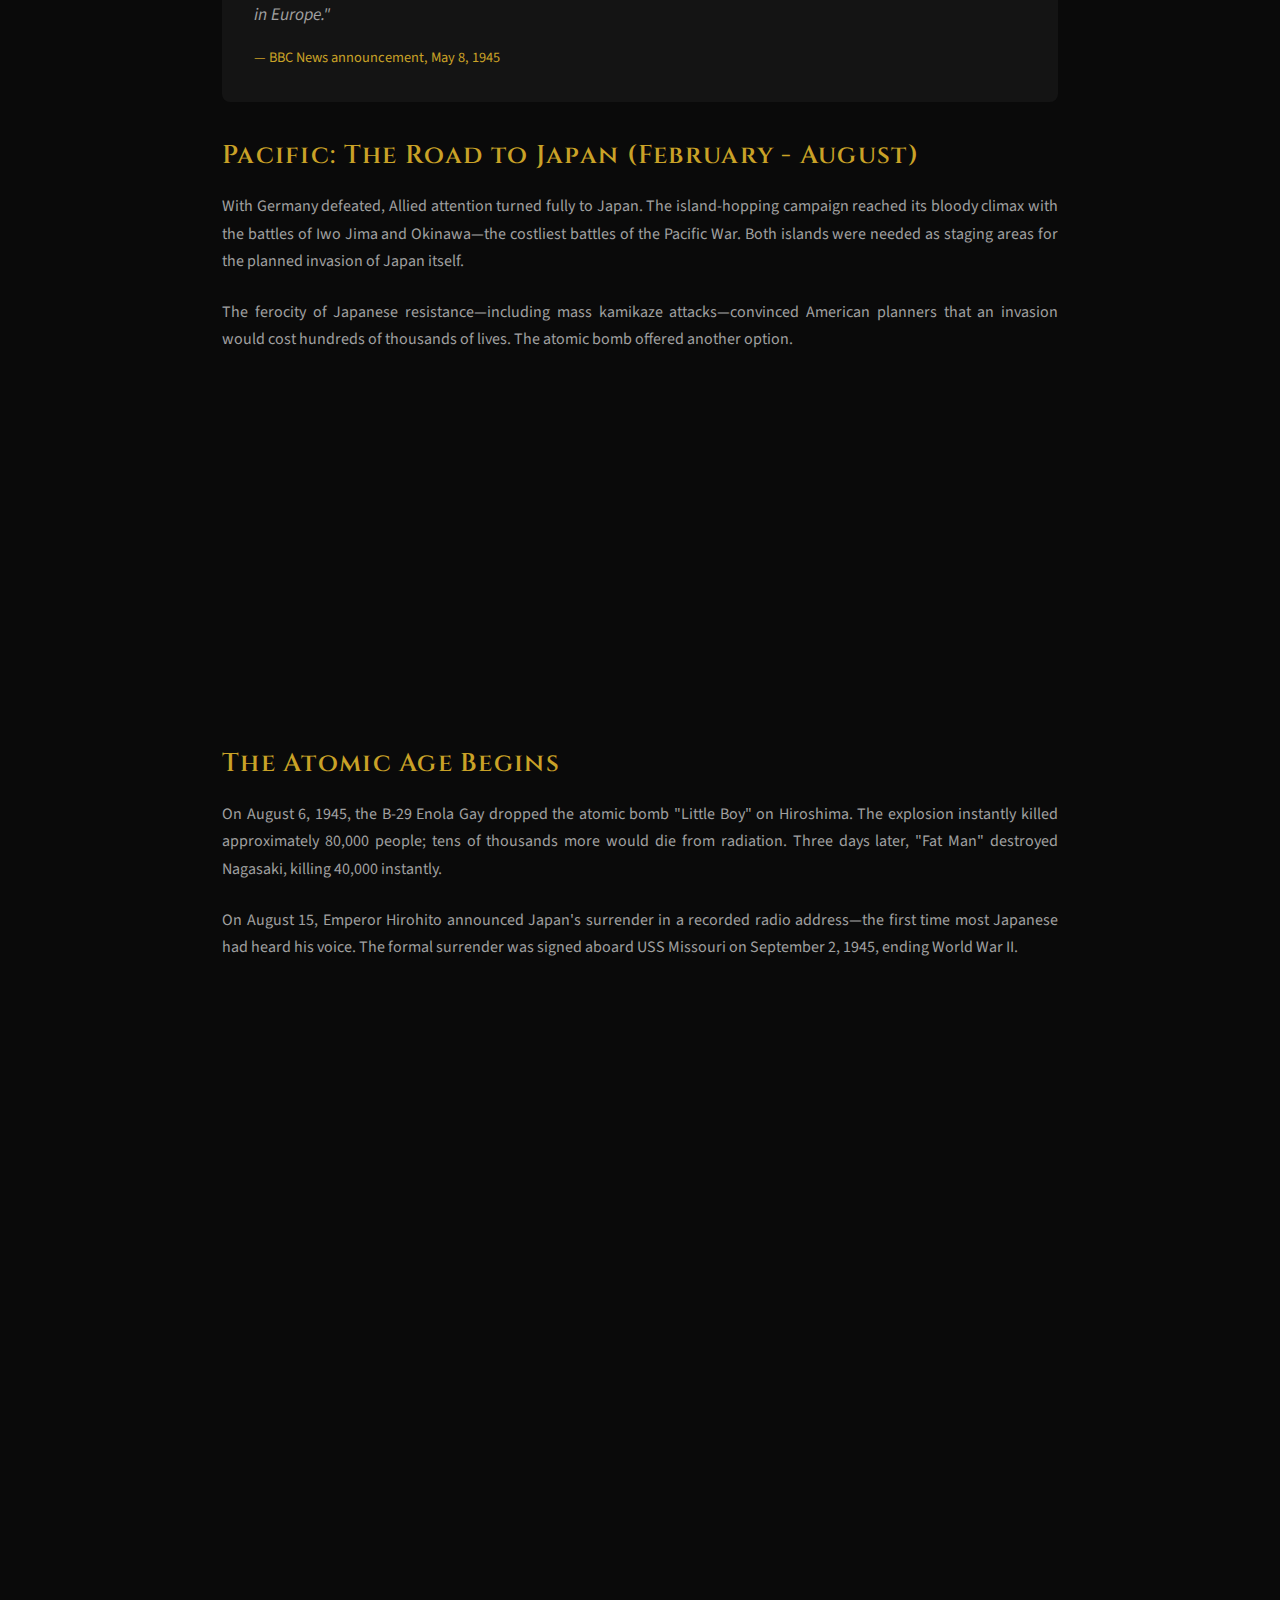
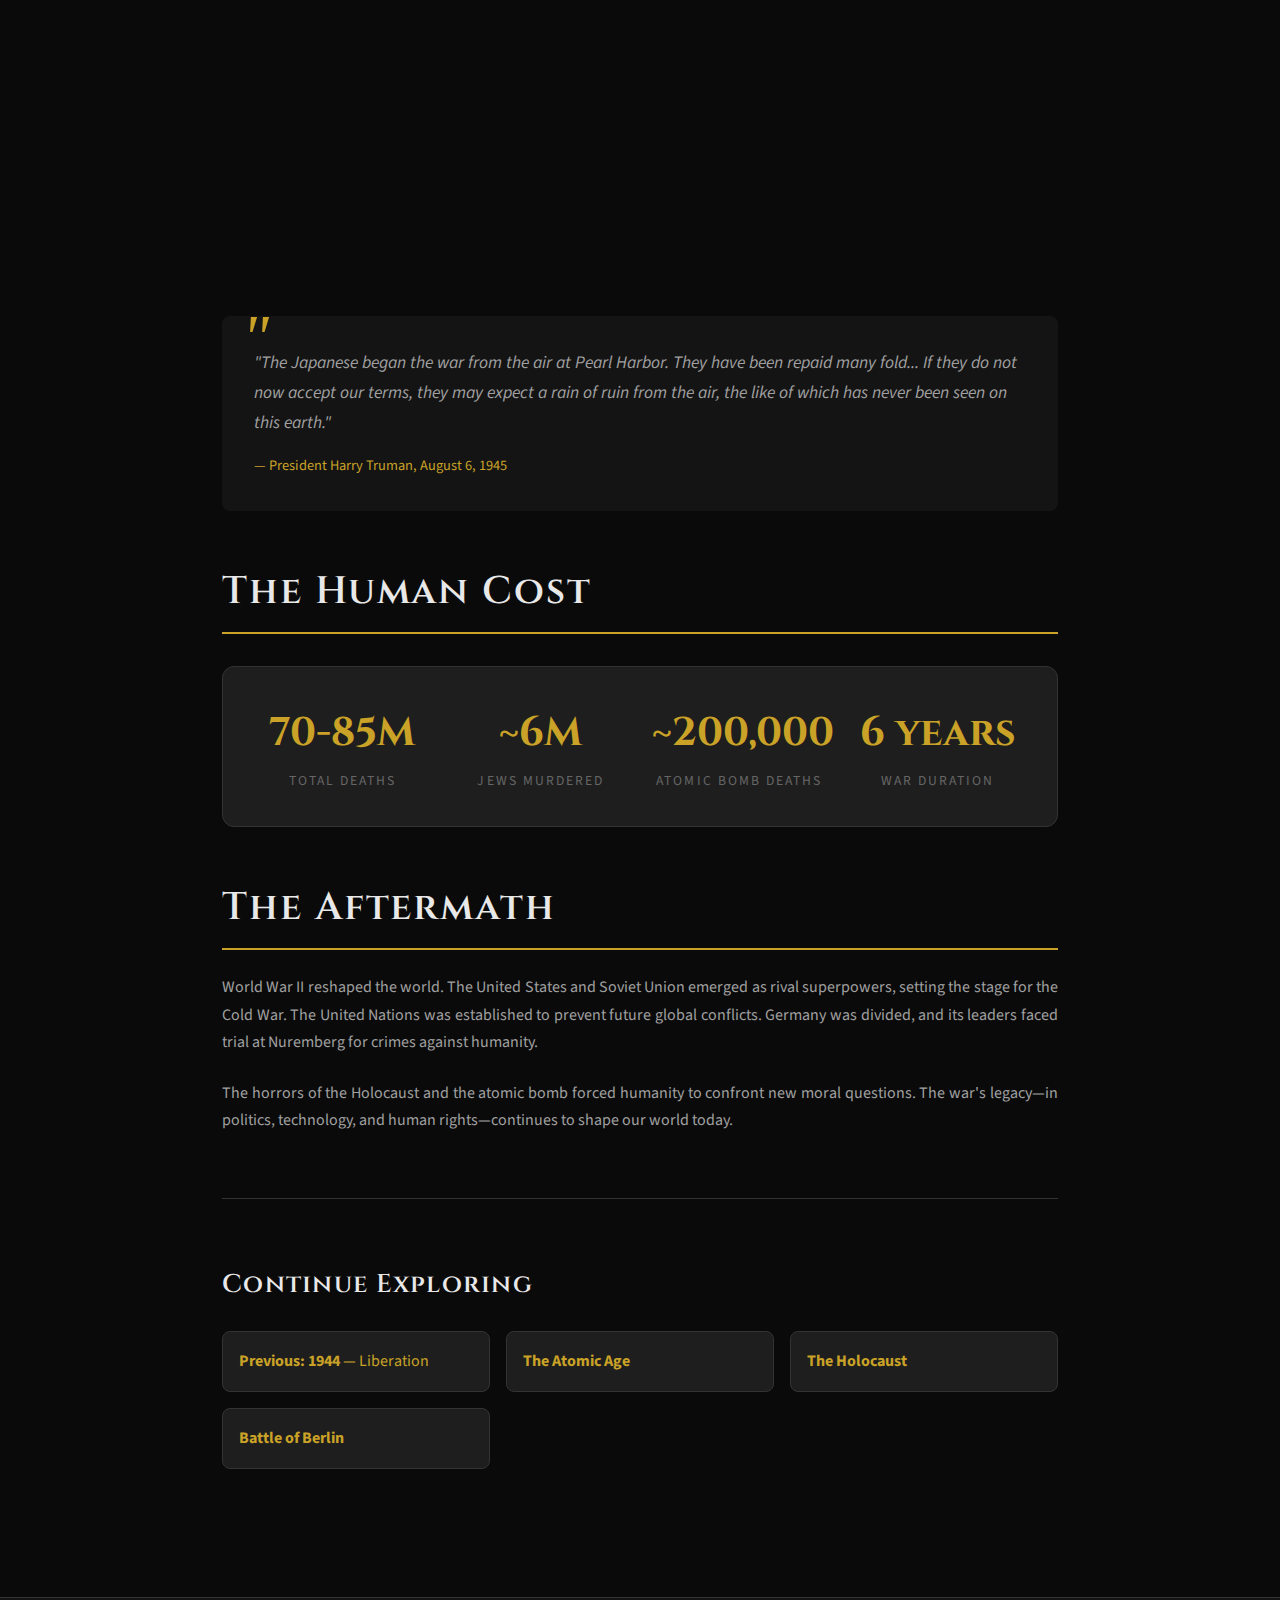
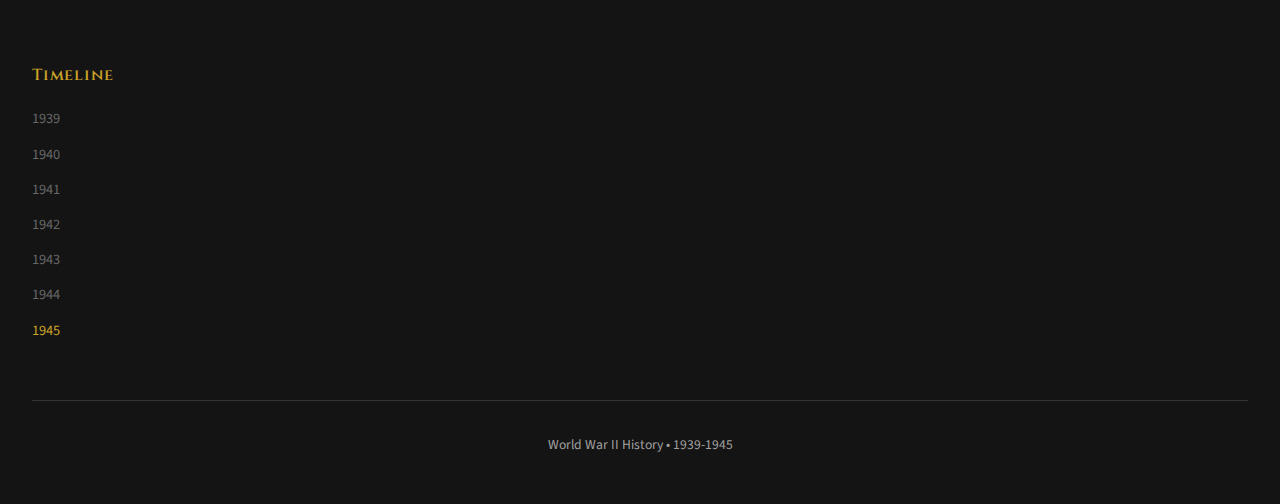
<file: pages/1945.html>
<!DOCTYPE html>
<html lang="en">
<head>
  <meta charset="UTF-8">
  <meta name="viewport" content="width=device-width, initial-scale=1.0">
  <meta name="description" content="1945: Victory in Europe and the Pacific. The atomic age begins, Nazi Germany falls, and World War II finally ends.">
  <title>1945 - Victory | World War II History</title>
  <link rel="stylesheet" href="../css/style.css">
</head>
<body>
  <header class="site-header">
    <div class="header-content">
      <a href="../index.html" class="logo">
        <div class="logo-icon">WW2</div>
        <div class="logo-text">World War <span>II</span></div>
      </a>
      <nav class="main-nav">
        <ul>
          <li><a href="../index.html">Home</a></li>
          <li><a href="../index.html#timeline" class="active">Timeline</a></li>
          <li><a href="battles.html">Battles</a></li>
          <li><a href="leaders.html">Leaders</a></li>
          <li><a href="holocaust.html">Holocaust</a></li>
          <li><a href="atomic.html">Atomic Age</a></li>
        </ul>
      </nav>
      <button class="menu-toggle">☰</button>
    </div>
  </header>

  <section class="page-hero">
    <div class="hero-content">
      <p class="hero-date">1945</p>
      <h1>Victory<span>V-E Day • Hiroshima • V-J Day</span></h1>
      <p class="hero-subtitle">The final year. Nazi Germany collapses, atomic weapons are used for the first and only time, and the deadliest war in human history finally ends.</p>
    </div>
  </section>

  <div class="page-content">
    <div class="breadcrumb">
      <a href="../index.html">Home</a> <span>›</span>
      <a href="../index.html#timeline">Timeline</a> <span>›</span>
      <span style="color: var(--accent-gold);">1945</span>
    </div>

    <h2>Overview</h2>
    <p>1945 brought the long-awaited end to World War II, but at a terrible price. The final months saw some of the war's most brutal fighting—the Battle of Berlin, Iwo Jima, Okinawa—and the unprecedented destruction of atomic weapons at Hiroshima and Nagasaki.</p>
    <p>The year also revealed the full horror of Nazi atrocities as Allied forces liberated the concentration camps. The scale of the Holocaust—six million Jews murdered—shocked the world and would forever change humanity's understanding of evil.</p>

    <div class="info-box">
      <h4>Key Dates - 1945</h4>
      <p>
        <strong>May 8:</strong> V-E Day — Victory in Europe<br>
        <strong>August 6:</strong> Atomic bomb dropped on Hiroshima<br>
        <strong>August 9:</strong> Atomic bomb dropped on Nagasaki<br>
        <strong>September 2:</strong> V-J Day — Japan surrenders; WWII ends
      </p>
    </div>

    <h2>Key Events</h2>

    <h3>The Fall of Nazi Germany (January - May)</h3>
    <p>As 1945 began, Nazi Germany was being crushed from both east and west. Soviet forces were poised on the Oder River, 40 miles from Berlin. Allied forces had repelled the Ardennes offensive and were preparing to cross the Rhine. Germany's cities lay in ruins; its armies were depleted of men and equipment.</p>
    <p>Yet Hitler refused to surrender. The fighting grew more desperate as the Reich contracted. In the final months, more German soldiers and civilians died than in all of 1943. The horror of the camps was revealed as liberating forces discovered places like Auschwitz, Bergen-Belsen, and Dachau.</p>

    <div class="battle-list">
      <div class="battle-item">
        <span class="battle-date">January 27</span>
        <div class="battle-info">
          <h4><a href="holocaust.html">Auschwitz Liberated</a></h4>
          <p>Soviet forces liberate Auschwitz. Fewer than 8,000 prisoners remain; over 1 million had been murdered.</p>
        </div>
        <span class="battle-theater">Eastern Front</span>
      </div>
      
      <div class="battle-item">
        <span class="battle-date">February 4-11</span>
        <div class="battle-info">
          <h4>Yalta Conference</h4>
          <p>Roosevelt, Churchill, and Stalin meet to plan the post-war world. Final offensive coordinated.</p>
        </div>
        <span class="battle-theater">Diplomacy</span>
      </div>
      
      <div class="battle-item">
        <span class="battle-date">February 13-15</span>
        <div class="battle-info">
          <h4>Bombing of Dresden</h4>
          <p>Allied firebombing creates devastating firestorm. 25,000+ killed. The bombing remains controversial.</p>
        </div>
        <span class="battle-theater">Western Europe</span>
      </div>
      
      <div class="battle-item">
        <span class="battle-date">March 7</span>
        <div class="battle-info">
          <h4>Rhine Crossed at Remagen</h4>
          <p>U.S. forces capture the Ludendorff Bridge intact—the first crossing of the Rhine since Napoleon.</p>
        </div>
        <span class="battle-theater">Western Europe</span>
      </div>
      
      <div class="battle-item">
        <span class="battle-date">April 12</span>
        <div class="battle-info">
          <h4>Roosevelt Dies</h4>
          <p>President Franklin D. Roosevelt dies of a cerebral hemorrhage. Harry Truman becomes president.</p>
        </div>
        <span class="battle-theater">United States</span>
      </div>
      
      <a href="battles.html#berlin" class="battle-item">
        <span class="battle-date">April 16 - May 2</span>
        <div class="battle-info">
          <h4>Battle of Berlin</h4>
          <p>Soviet forces storm the Nazi capital. Nearly 100,000 Soviet soldiers die in the final assault.</p>
        </div>
        <span class="battle-theater">Eastern Front</span>
      </a>
      
      <div class="battle-item">
        <span class="battle-date">April 28</span>
        <div class="battle-info">
          <h4>Mussolini Executed</h4>
          <p>Italian dictator captured by partisans and executed. Body displayed in Milan.</p>
        </div>
        <span class="battle-theater">Italy</span>
      </div>
      
      <div class="battle-item">
        <span class="battle-date">April 30</span>
        <div class="battle-info">
          <h4>Hitler's Suicide</h4>
          <p>Adolf Hitler commits suicide in his Berlin bunker as Soviet forces close in.</p>
        </div>
        <span class="battle-theater">Germany</span>
      </div>
      
      <div class="battle-item">
        <span class="battle-date">May 7-8</span>
        <div class="battle-info">
          <h4>V-E Day — Germany Surrenders</h4>
          <p>Germany signs unconditional surrender at Reims. The war in Europe is over.</p>
        </div>
        <span class="battle-theater">Europe</span>
      </div>
    </div>

    <div class="quote-block">
      "The war in Europe is ended! ...And so V-E Day came at last, after five years, eight months and six days of war in Europe."
      <cite>— BBC News announcement, May 8, 1945</cite>
    </div>

    <h3>Pacific: The Road to Japan (February - August)</h3>
    <p>With Germany defeated, Allied attention turned fully to Japan. The island-hopping campaign reached its bloody climax with the battles of Iwo Jima and Okinawa—the costliest battles of the Pacific War. Both islands were needed as staging areas for the planned invasion of Japan itself.</p>
    <p>The ferocity of Japanese resistance—including mass kamikaze attacks—convinced American planners that an invasion would cost hundreds of thousands of lives. The atomic bomb offered another option.</p>

    <div class="battle-list">
      <a href="battles.html#iwo-jima" class="battle-item">
        <span class="battle-date">Feb 19 - Mar 26</span>
        <div class="battle-info">
          <h4>Battle of Iwo Jima</h4>
          <p>Marines capture the volcanic island. 6,800 Americans killed; virtually all 21,000 Japanese defenders die.</p>
        </div>
        <span class="battle-theater">Pacific</span>
      </a>
      
      <a href="battles.html#okinawa" class="battle-item">
        <span class="battle-date">April 1 - June 22</span>
        <div class="battle-info">
          <h4>Battle of Okinawa</h4>
          <p>The bloodiest battle of the Pacific War. 12,000+ Americans, 100,000 Japanese, and 100,000 civilians killed.</p>
        </div>
        <span class="battle-theater">Pacific</span>
      </a>
    </div>

    <h3>The Atomic Age Begins</h3>
    <p>On August 6, 1945, the B-29 Enola Gay dropped the atomic bomb "Little Boy" on Hiroshima. The explosion instantly killed approximately 80,000 people; tens of thousands more would die from radiation. Three days later, "Fat Man" destroyed Nagasaki, killing 40,000 instantly.</p>
    <p>On August 15, Emperor Hirohito announced Japan's surrender in a recorded radio address—the first time most Japanese had heard his voice. The formal surrender was signed aboard USS Missouri on September 2, 1945, ending World War II.</p>

    <div class="battle-list">
      <div class="battle-item">
        <span class="battle-date">July 16</span>
        <div class="battle-info">
          <h4">Trinity Test</h4>
          <p>First atomic bomb detonated in New Mexico desert. The nuclear age begins.</p>
        </div>
        <span class="battle-theater">United States</span>
      </div>
      
      <a href="atomic.html" class="battle-item">
        <span class="battle-date">August 6</span>
        <div class="battle-info">
          <h4>Hiroshima</h4>
          <p>Atomic bomb "Little Boy" dropped on Hiroshima. 80,000+ killed instantly; 140,000 dead by year's end.</p>
        </div>
        <span class="battle-theater">Pacific</span>
      </a>
      
      <div class="battle-item">
        <span class="battle-date">August 8</span>
        <div class="battle-info">
          <h4>Soviet Union Declares War on Japan</h4>
          <p>USSR invades Manchuria, crushing Japanese forces in weeks.</p>
        </div>
        <span class="battle-theater">Pacific</span>
      </div>
      
      <a href="atomic.html" class="battle-item">
        <span class="battle-date">August 9</span>
        <div class="battle-info">
          <h4>Nagasaki</h4>
          <p>Atomic bomb "Fat Man" dropped on Nagasaki. 40,000+ killed instantly.</p>
        </div>
        <span class="battle-theater">Pacific</span>
      </a>
      
      <div class="battle-item">
        <span class="battle-date">August 15</span>
        <div class="battle-info">
          <h4>V-J Day — Japan Surrenders</h4>
          <p>Emperor Hirohito announces Japan's surrender. World War II is over.</p>
        </div>
        <span class="battle-theater">Pacific</span>
      </div>
      
      <div class="battle-item">
        <span class="battle-date">September 2</span>
        <div class="battle-info">
          <h4>Formal Surrender</h4>
          <p>Japan signs instrument of surrender aboard USS Missouri in Tokyo Bay.</p>
        </div>
        <span class="battle-theater">Pacific</span>
      </div>
    </div>

    <div class="quote-block">
      "The Japanese began the war from the air at Pearl Harbor. They have been repaid many fold... If they do not now accept our terms, they may expect a rain of ruin from the air, the like of which has never been seen on this earth."
      <cite>— President Harry Truman, August 6, 1945</cite>
    </div>

    <h2>The Human Cost</h2>
    <div class="stats-block">
      <div class="stat"><span class="stat-number">70-85M</span><span class="stat-label">Total Deaths</span></div>
      <div class="stat"><span class="stat-number">~6M</span><span class="stat-label">Jews Murdered</span></div>
      <div class="stat"><span class="stat-number">~200,000</span><span class="stat-label">Atomic Bomb Deaths</span></div>
      <div class="stat"><span class="stat-number">6 years</span><span class="stat-label">War Duration</span></div>
    </div>

    <h2>The Aftermath</h2>
    <p>World War II reshaped the world. The United States and Soviet Union emerged as rival superpowers, setting the stage for the Cold War. The United Nations was established to prevent future global conflicts. Germany was divided, and its leaders faced trial at Nuremberg for crimes against humanity.</p>
    <p>The horrors of the Holocaust and the atomic bomb forced humanity to confront new moral questions. The war's legacy—in politics, technology, and human rights—continues to shape our world today.</p>

    <div class="related-links">
      <h3>Continue Exploring</h3>
      <div class="related-grid">
        <a href="1944.html" class="related-link"><strong>Previous: 1944</strong> — Liberation</a>
        <a href="atomic.html" class="related-link"><strong>The Atomic Age</strong></a>
        <a href="holocaust.html" class="related-link"><strong>The Holocaust</strong></a>
        <a href="battles.html#berlin" class="related-link"><strong>Battle of Berlin</strong></a>
      </div>
    </div>
  </div>

  <footer class="site-footer">
    <div class="footer-content">
      <div class="footer-section">
        <h4>Timeline</h4>
        <ul>
          <li><a href="1939.html">1939</a></li>
          <li><a href="1940.html">1940</a></li>
          <li><a href="1941.html">1941</a></li>
          <li><a href="1942.html">1942</a></li>
          <li><a href="1943.html">1943</a></li>
          <li><a href="1944.html">1944</a></li>
          <li><a href="1945.html" style="color: var(--accent-gold);">1945</a></li>
        </ul>
      </div>
    </div>
    <div class="footer-bottom"><p>World War II History • 1939-1945</p></div>
  </footer>

  <button class="back-to-top">↑</button>
  <script src="../js/main.js"></script>
</body>
</html>
</file>
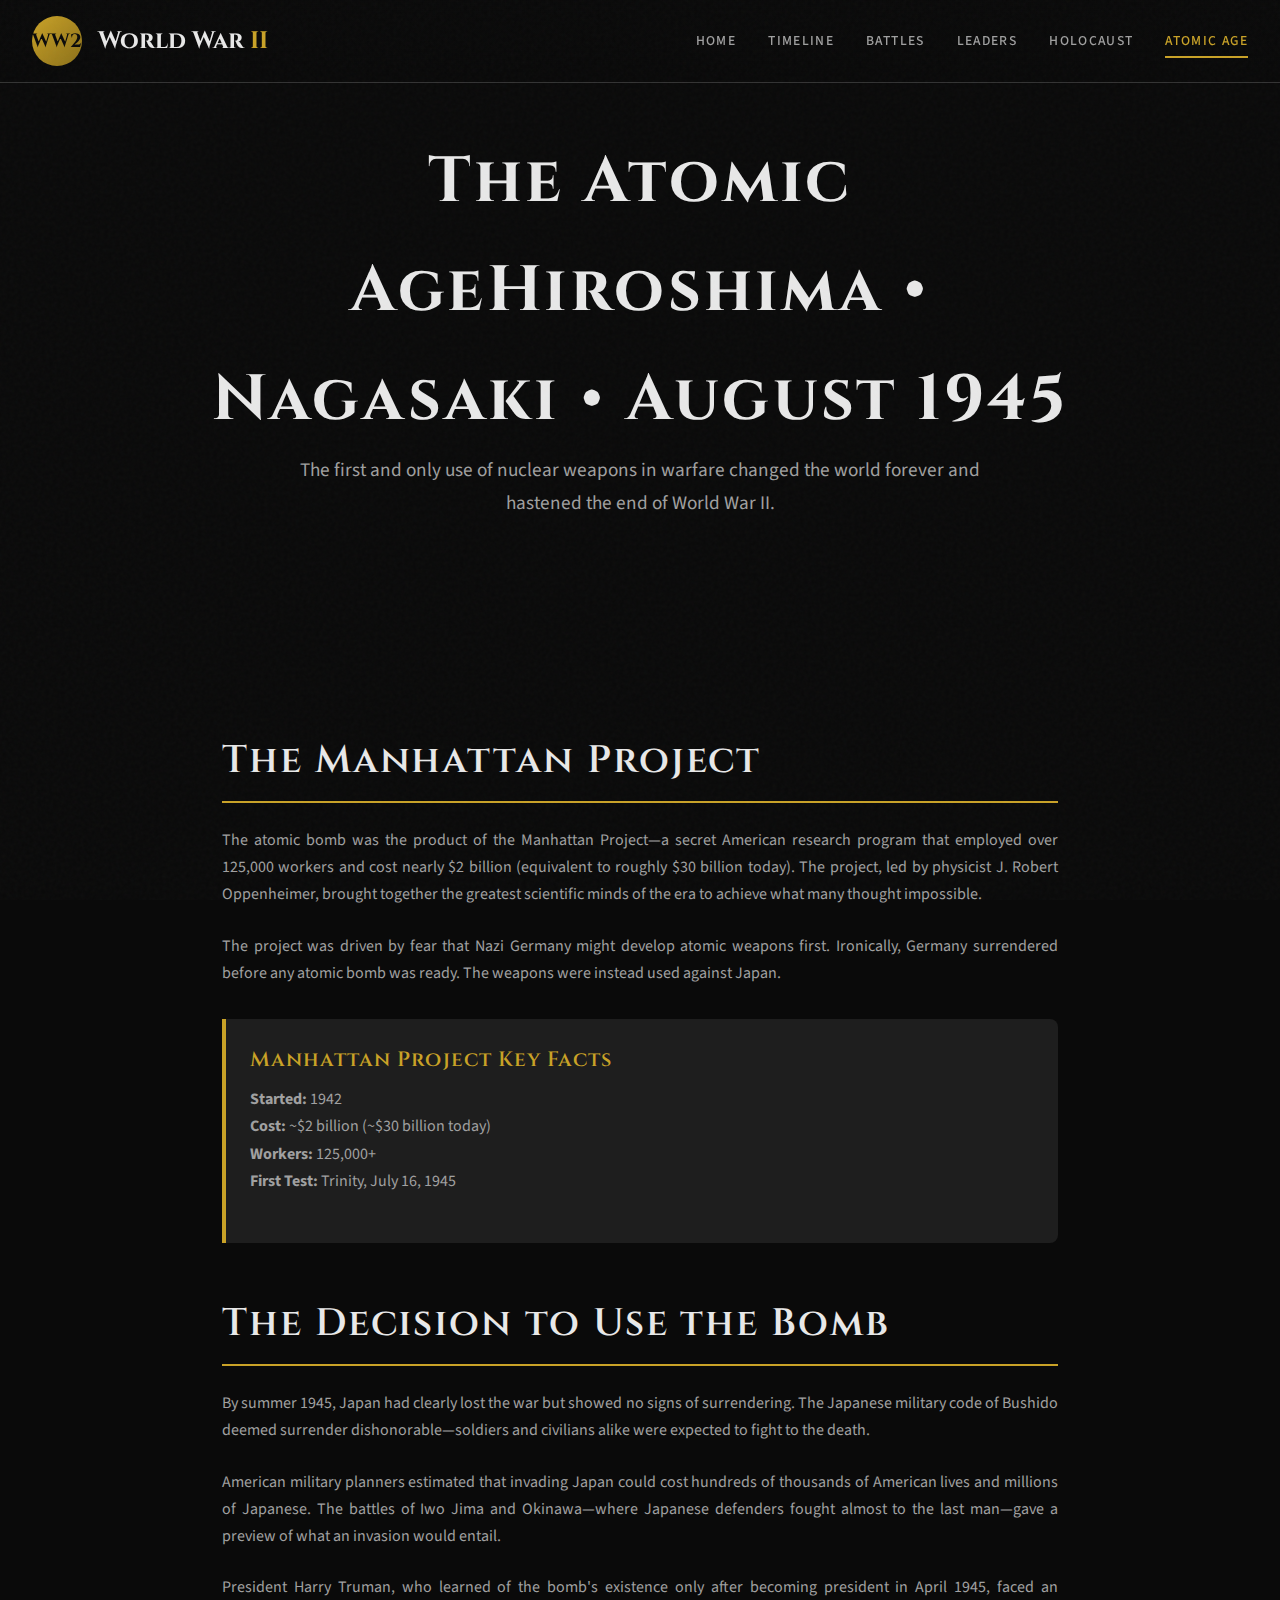
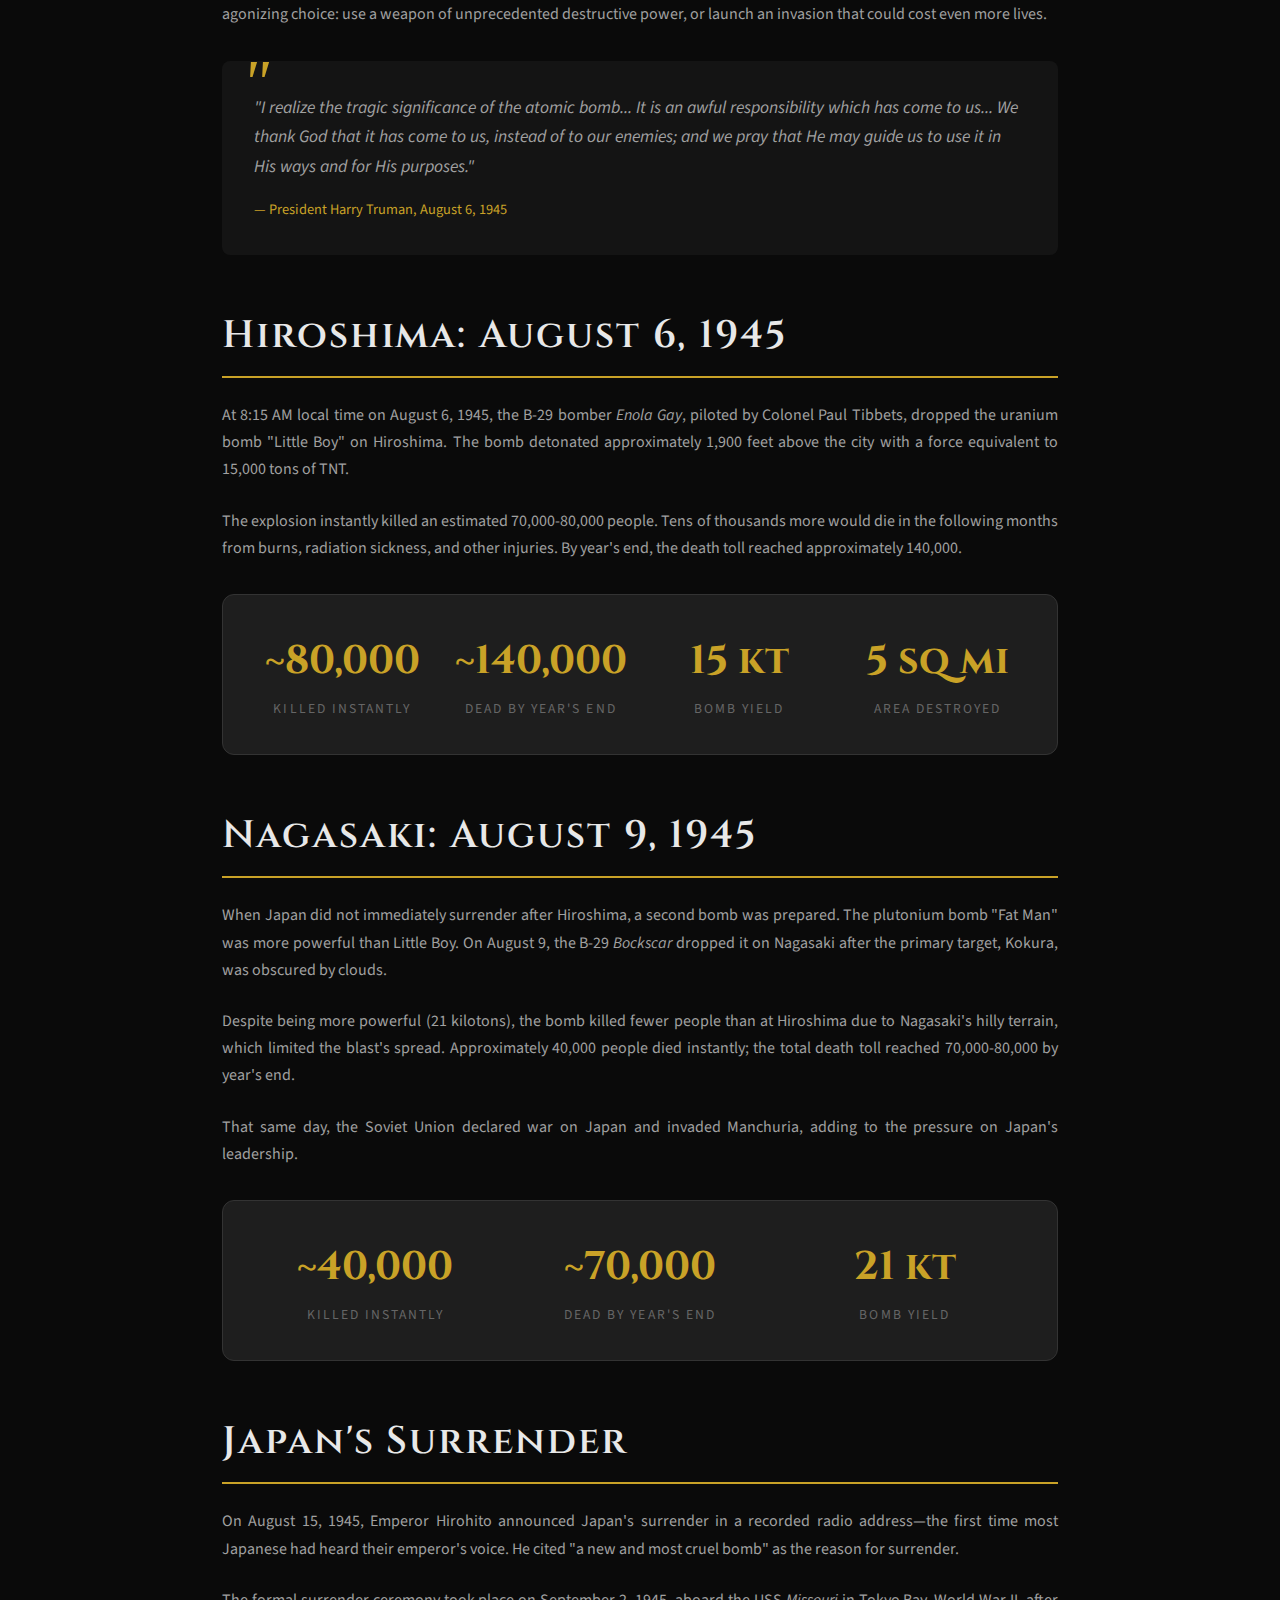
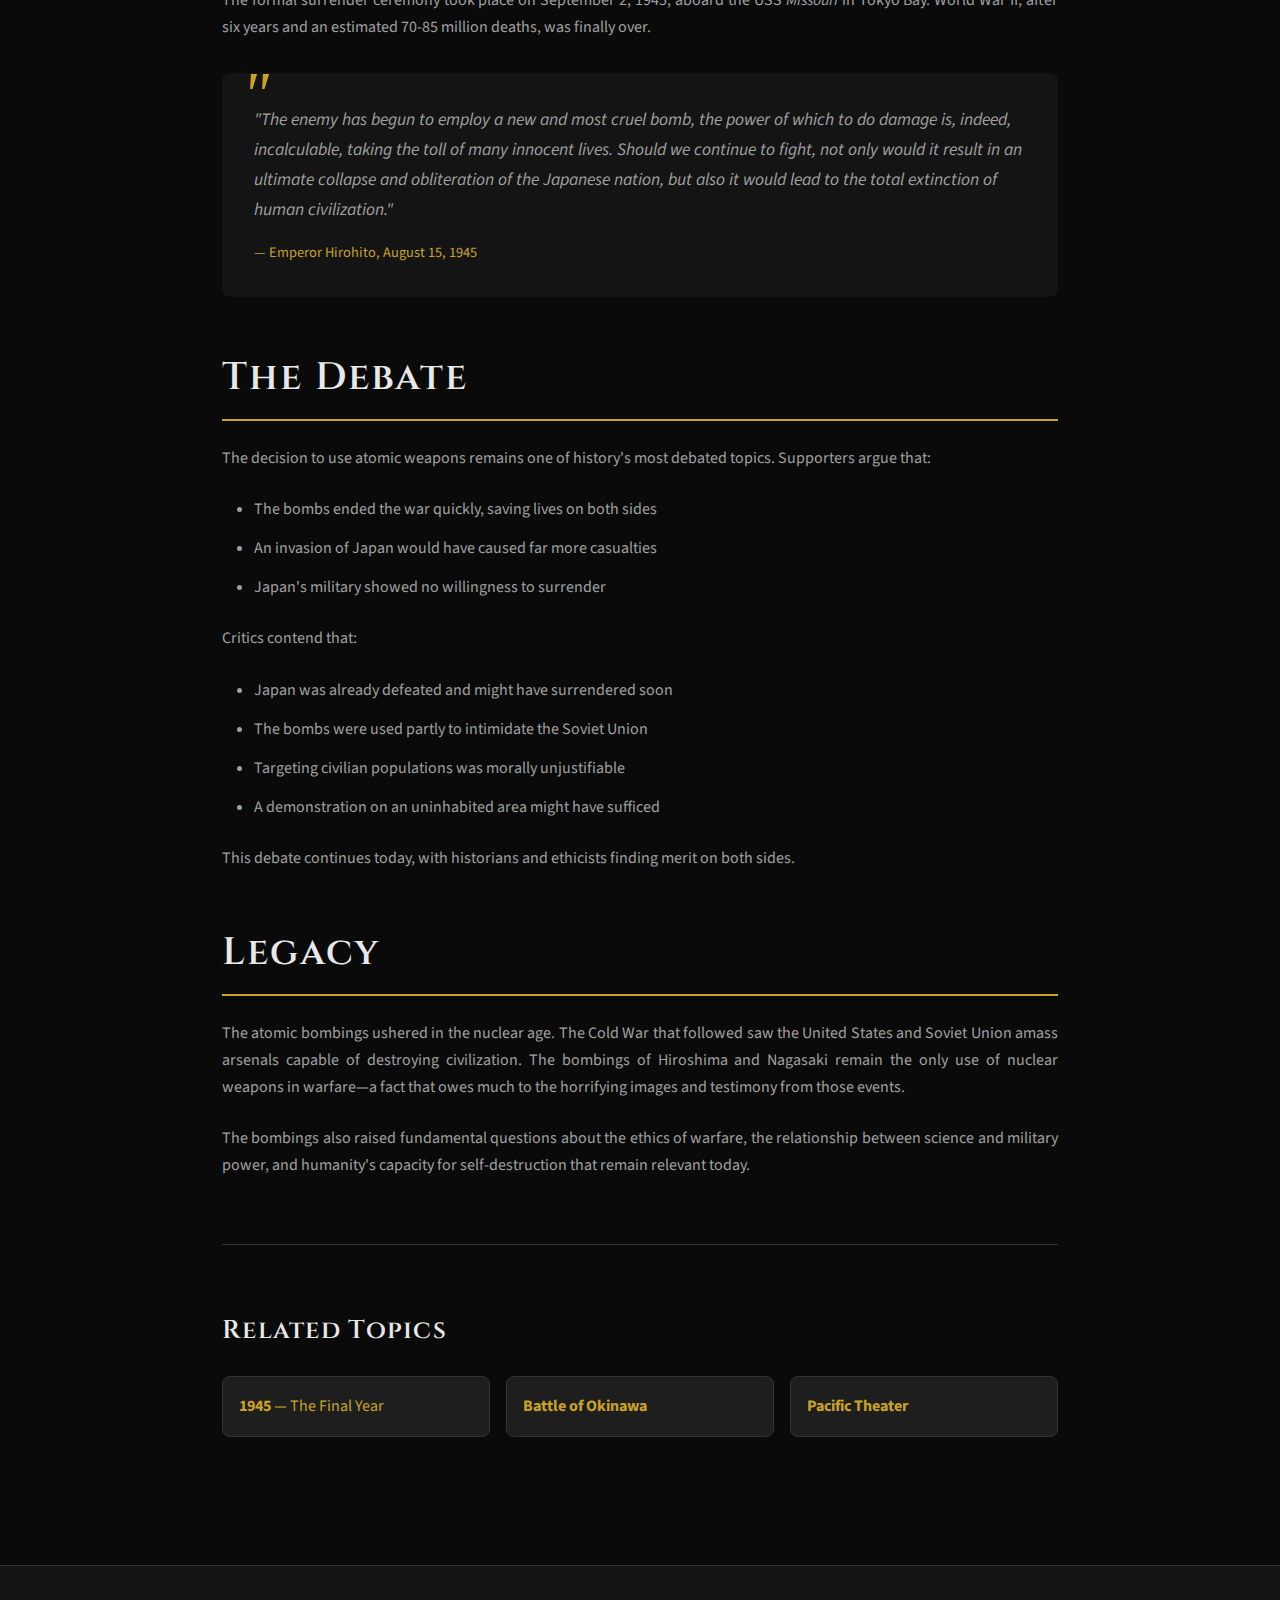
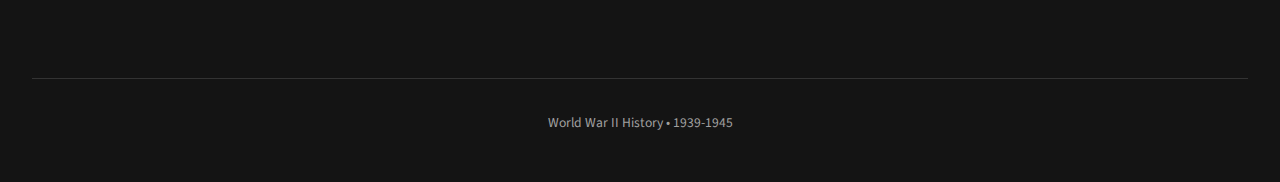
<file: pages/atomic.html>
<!DOCTYPE html>
<html lang="en">
<head>
  <meta charset="UTF-8">
  <meta name="viewport" content="width=device-width, initial-scale=1.0">
  <title>The Atomic Age | World War II History</title>
  <link rel="stylesheet" href="../css/style.css">
</head>
<body>
  <header class="site-header">
    <div class="header-content">
      <a href="../index.html" class="logo">
        <div class="logo-icon">WW2</div>
        <div class="logo-text">World War <span>II</span></div>
      </a>
      <nav class="main-nav">
        <ul>
          <li><a href="../index.html">Home</a></li>
          <li><a href="../index.html#timeline">Timeline</a></li>
          <li><a href="battles.html">Battles</a></li>
          <li><a href="leaders.html">Leaders</a></li>
          <li><a href="holocaust.html">Holocaust</a></li>
          <li><a href="atomic.html" class="active">Atomic Age</a></li>
        </ul>
      </nav>
      <button class="menu-toggle">☰</button>
    </div>
  </header>

  <section class="page-hero">
    <div class="hero-content">
      <h1>The Atomic Age<span>Hiroshima • Nagasaki • August 1945</span></h1>
      <p class="hero-subtitle">The first and only use of nuclear weapons in warfare changed the world forever and hastened the end of World War II.</p>
    </div>
  </section>

  <div class="page-content">
    <h2>The Manhattan Project</h2>
    <p>The atomic bomb was the product of the Manhattan Project—a secret American research program that employed over 125,000 workers and cost nearly $2 billion (equivalent to roughly $30 billion today). The project, led by physicist J. Robert Oppenheimer, brought together the greatest scientific minds of the era to achieve what many thought impossible.</p>
    <p>The project was driven by fear that Nazi Germany might develop atomic weapons first. Ironically, Germany surrendered before any atomic bomb was ready. The weapons were instead used against Japan.</p>

    <div class="info-box">
      <h4>Manhattan Project Key Facts</h4>
      <p>
        <strong>Started:</strong> 1942<br>
        <strong>Cost:</strong> ~$2 billion (~$30 billion today)<br>
        <strong>Workers:</strong> 125,000+<br>
        <strong>First Test:</strong> Trinity, July 16, 1945
      </p>
    </div>

    <h2>The Decision to Use the Bomb</h2>
    <p>By summer 1945, Japan had clearly lost the war but showed no signs of surrendering. The Japanese military code of Bushido deemed surrender dishonorable—soldiers and civilians alike were expected to fight to the death.</p>
    <p>American military planners estimated that invading Japan could cost hundreds of thousands of American lives and millions of Japanese. The battles of Iwo Jima and Okinawa—where Japanese defenders fought almost to the last man—gave a preview of what an invasion would entail.</p>
    <p>President Harry Truman, who learned of the bomb's existence only after becoming president in April 1945, faced an agonizing choice: use a weapon of unprecedented destructive power, or launch an invasion that could cost even more lives.</p>

    <div class="quote-block">
      "I realize the tragic significance of the atomic bomb... It is an awful responsibility which has come to us... We thank God that it has come to us, instead of to our enemies; and we pray that He may guide us to use it in His ways and for His purposes."
      <cite>— President Harry Truman, August 6, 1945</cite>
    </div>

    <h2>Hiroshima: August 6, 1945</h2>
    <p>At 8:15 AM local time on August 6, 1945, the B-29 bomber <em>Enola Gay</em>, piloted by Colonel Paul Tibbets, dropped the uranium bomb "Little Boy" on Hiroshima. The bomb detonated approximately 1,900 feet above the city with a force equivalent to 15,000 tons of TNT.</p>
    <p>The explosion instantly killed an estimated 70,000-80,000 people. Tens of thousands more would die in the following months from burns, radiation sickness, and other injuries. By year's end, the death toll reached approximately 140,000.</p>

    <div class="stats-block">
      <div class="stat"><span class="stat-number">~80,000</span><span class="stat-label">Killed Instantly</span></div>
      <div class="stat"><span class="stat-number">~140,000</span><span class="stat-label">Dead by Year's End</span></div>
      <div class="stat"><span class="stat-number">15 kt</span><span class="stat-label">Bomb Yield</span></div>
      <div class="stat"><span class="stat-number">5 sq mi</span><span class="stat-label">Area Destroyed</span></div>
    </div>

    <h2>Nagasaki: August 9, 1945</h2>
    <p>When Japan did not immediately surrender after Hiroshima, a second bomb was prepared. The plutonium bomb "Fat Man" was more powerful than Little Boy. On August 9, the B-29 <em>Bockscar</em> dropped it on Nagasaki after the primary target, Kokura, was obscured by clouds.</p>
    <p>Despite being more powerful (21 kilotons), the bomb killed fewer people than at Hiroshima due to Nagasaki's hilly terrain, which limited the blast's spread. Approximately 40,000 people died instantly; the total death toll reached 70,000-80,000 by year's end.</p>
    <p>That same day, the Soviet Union declared war on Japan and invaded Manchuria, adding to the pressure on Japan's leadership.</p>

    <div class="stats-block">
      <div class="stat"><span class="stat-number">~40,000</span><span class="stat-label">Killed Instantly</span></div>
      <div class="stat"><span class="stat-number">~70,000</span><span class="stat-label">Dead by Year's End</span></div>
      <div class="stat"><span class="stat-number">21 kt</span><span class="stat-label">Bomb Yield</span></div>
    </div>

    <h2>Japan's Surrender</h2>
    <p>On August 15, 1945, Emperor Hirohito announced Japan's surrender in a recorded radio address—the first time most Japanese had heard their emperor's voice. He cited "a new and most cruel bomb" as the reason for surrender.</p>
    <p>The formal surrender ceremony took place on September 2, 1945, aboard the USS <em>Missouri</em> in Tokyo Bay. World War II, after six years and an estimated 70-85 million deaths, was finally over.</p>

    <div class="quote-block">
      "The enemy has begun to employ a new and most cruel bomb, the power of which to do damage is, indeed, incalculable, taking the toll of many innocent lives. Should we continue to fight, not only would it result in an ultimate collapse and obliteration of the Japanese nation, but also it would lead to the total extinction of human civilization."
      <cite>— Emperor Hirohito, August 15, 1945</cite>
    </div>

    <h2>The Debate</h2>
    <p>The decision to use atomic weapons remains one of history's most debated topics. Supporters argue that:</p>
    <ul>
      <li>The bombs ended the war quickly, saving lives on both sides</li>
      <li>An invasion of Japan would have caused far more casualties</li>
      <li>Japan's military showed no willingness to surrender</li>
    </ul>
    <p>Critics contend that:</p>
    <ul>
      <li>Japan was already defeated and might have surrendered soon</li>
      <li>The bombs were used partly to intimidate the Soviet Union</li>
      <li>Targeting civilian populations was morally unjustifiable</li>
      <li>A demonstration on an uninhabited area might have sufficed</li>
    </ul>
    <p>This debate continues today, with historians and ethicists finding merit on both sides.</p>

    <h2>Legacy</h2>
    <p>The atomic bombings ushered in the nuclear age. The Cold War that followed saw the United States and Soviet Union amass arsenals capable of destroying civilization. The bombings of Hiroshima and Nagasaki remain the only use of nuclear weapons in warfare—a fact that owes much to the horrifying images and testimony from those events.</p>
    <p>The bombings also raised fundamental questions about the ethics of warfare, the relationship between science and military power, and humanity's capacity for self-destruction that remain relevant today.</p>

    <div class="related-links">
      <h3>Related Topics</h3>
      <div class="related-grid">
        <a href="1945.html" class="related-link"><strong>1945</strong> — The Final Year</a>
        <a href="battles.html#okinawa" class="related-link"><strong>Battle of Okinawa</strong></a>
        <a href="pacific-theater.html" class="related-link"><strong>Pacific Theater</strong></a>
      </div>
    </div>
  </div>

  <footer class="site-footer">
    <div class="footer-bottom"><p>World War II History • 1939-1945</p></div>
  </footer>
  <button class="back-to-top">↑</button>
  <script src="../js/main.js"></script>
</body>
</html>
</file>
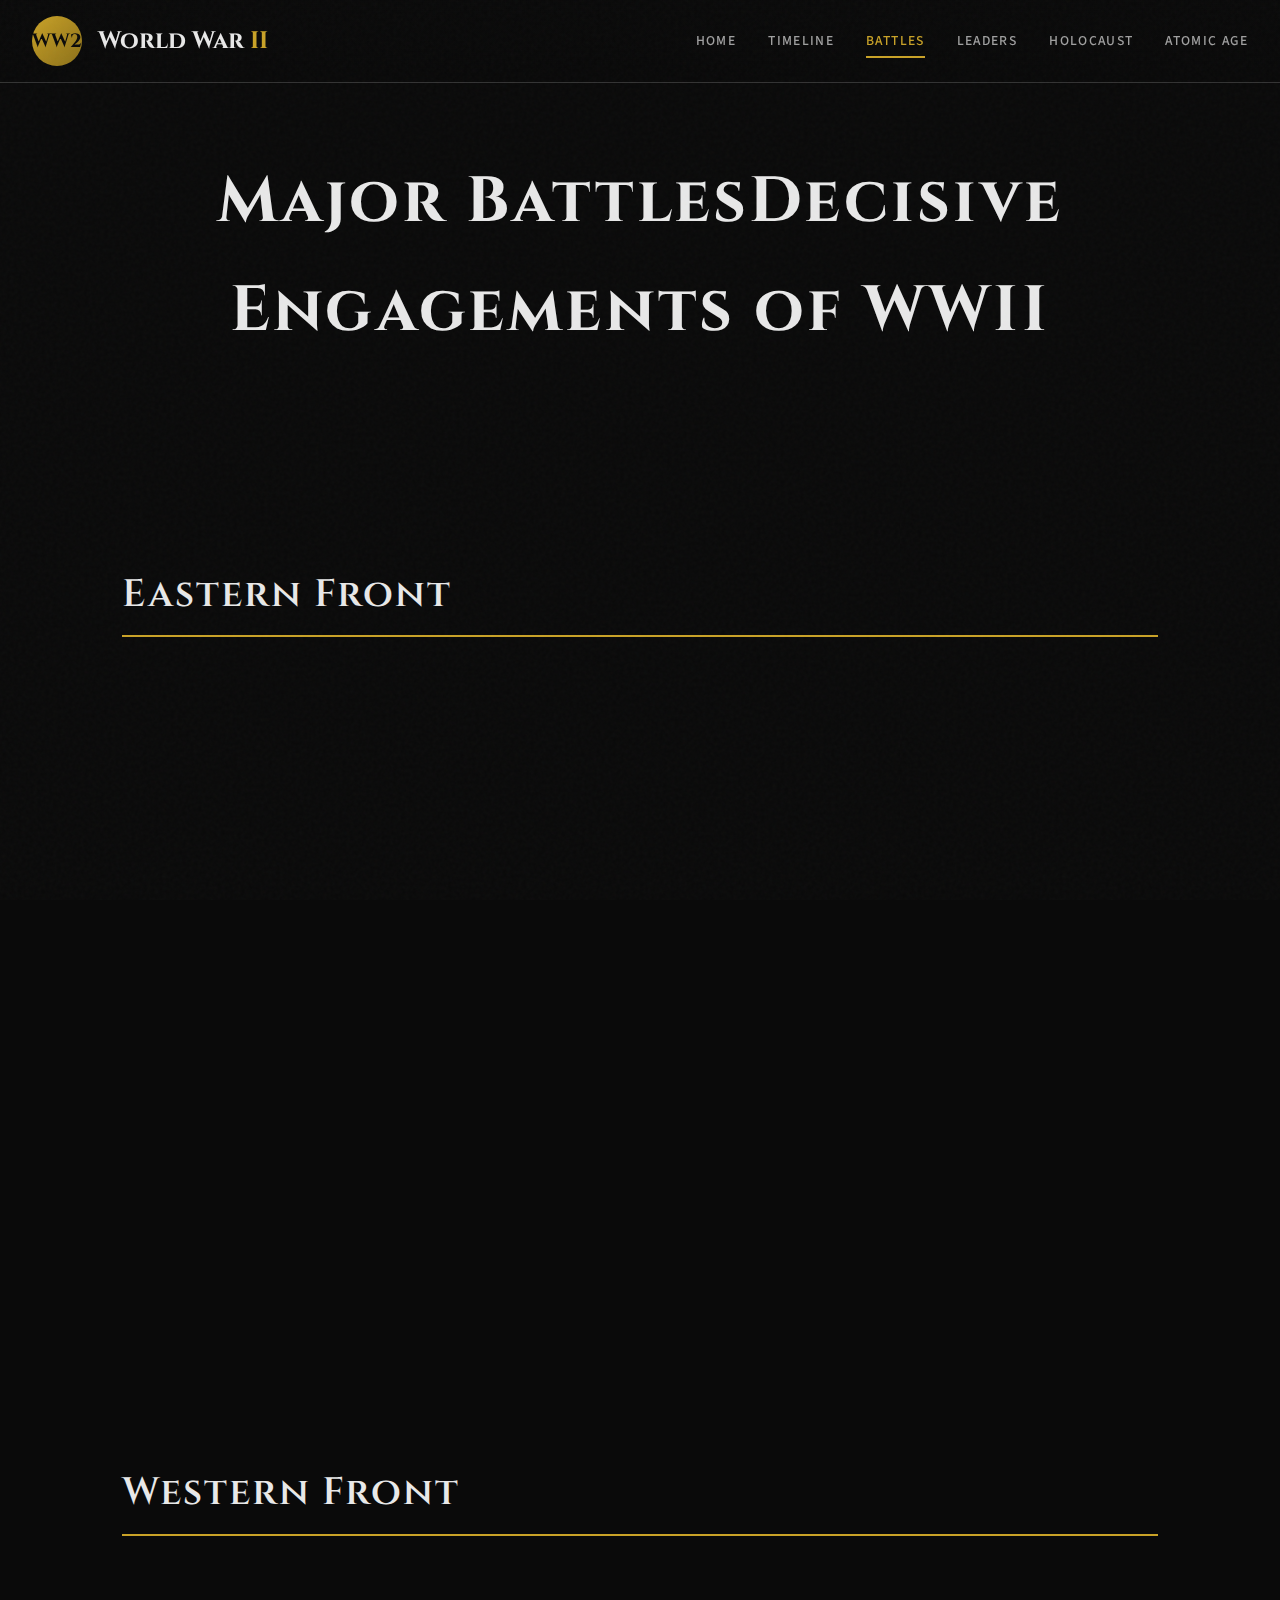
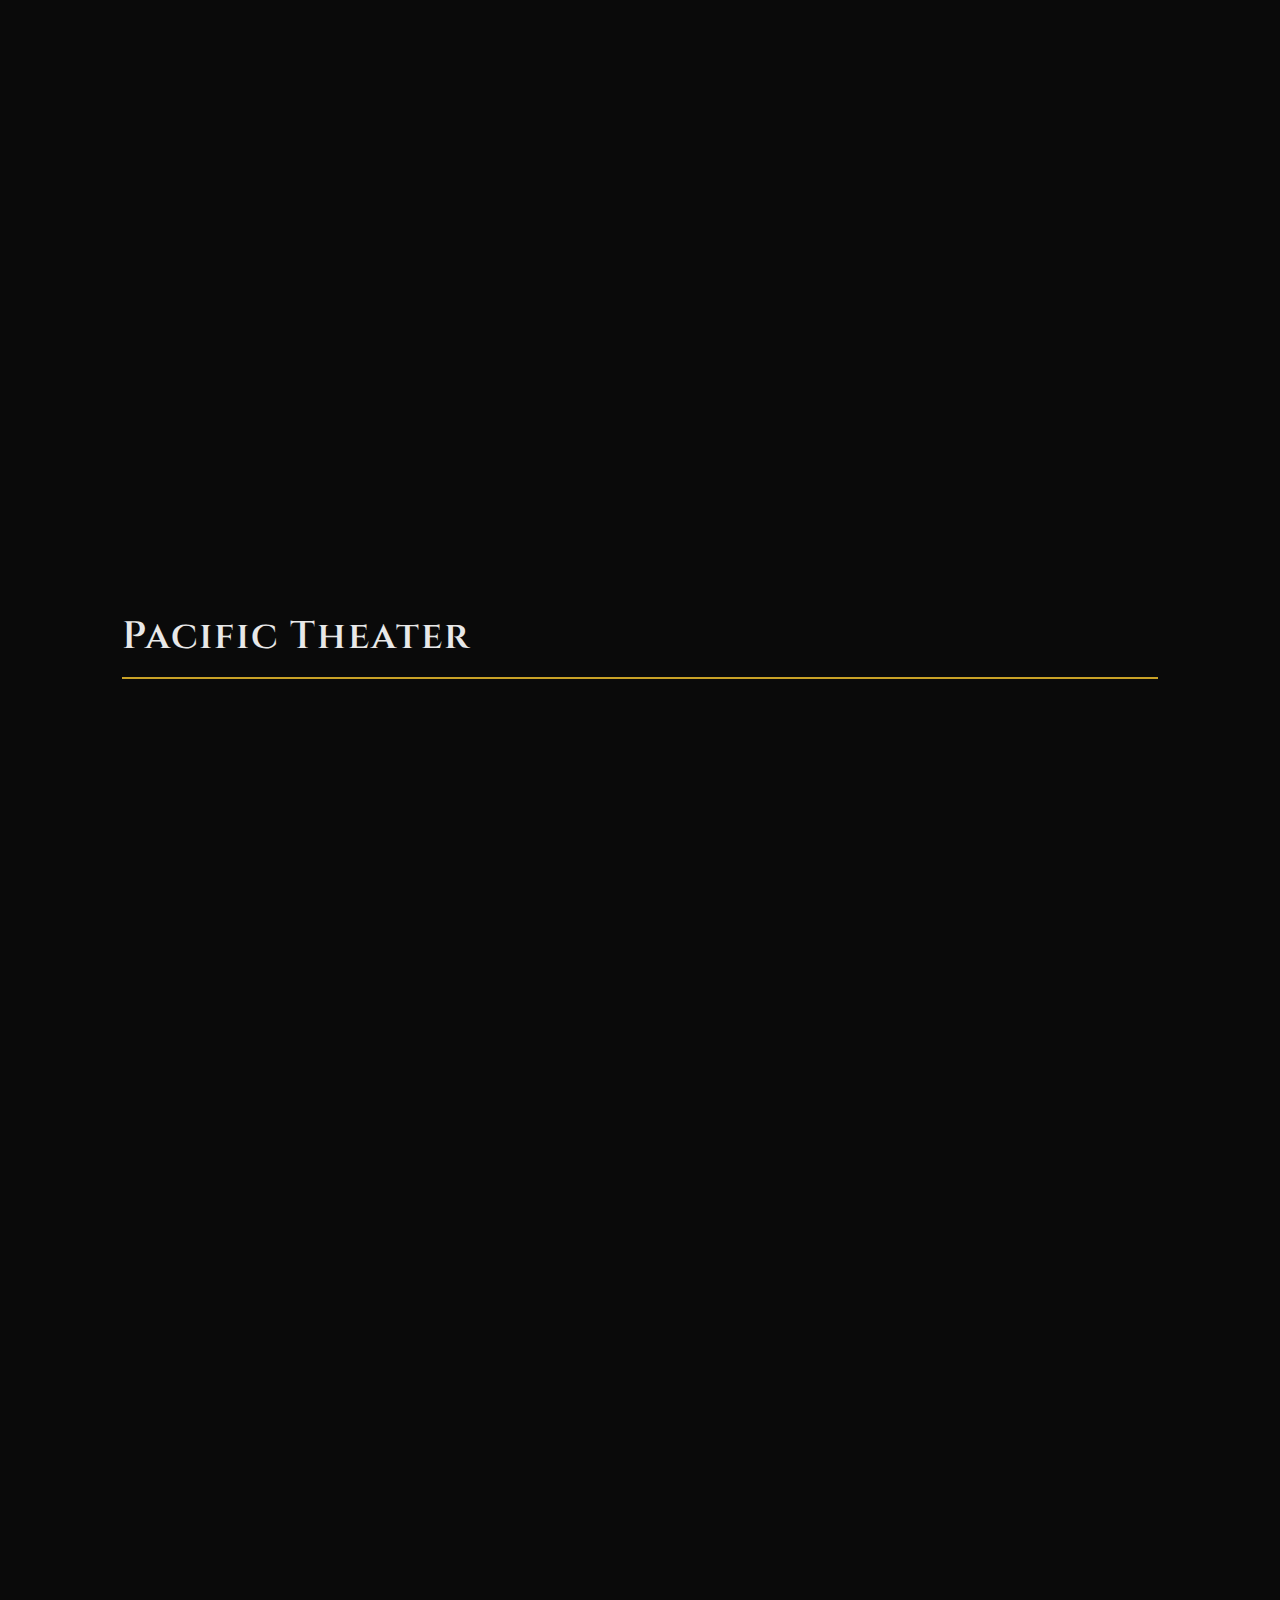
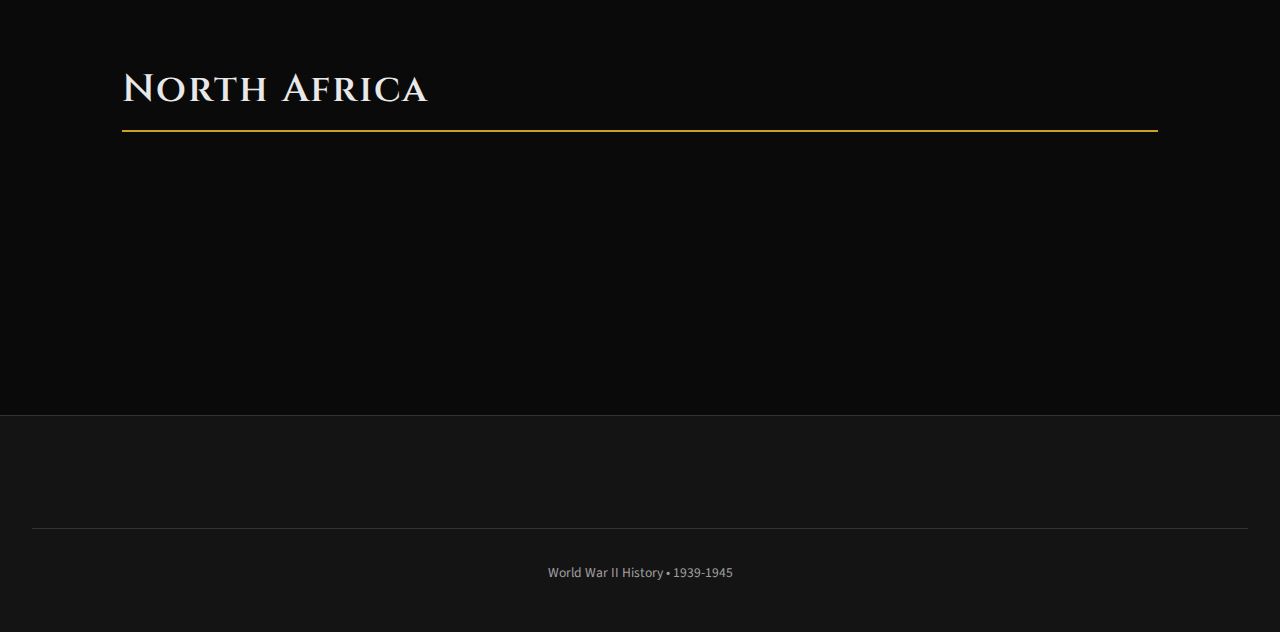
<file: pages/battles.html>
<!DOCTYPE html>
<html lang="en">
<head>
  <meta charset="UTF-8">
  <meta name="viewport" content="width=device-width, initial-scale=1.0">
  <title>Major Battles | World War II History</title>
  <link rel="stylesheet" href="../css/style.css">
</head>
<body>
  <header class="site-header">
    <div class="header-content">
      <a href="../index.html" class="logo">
        <div class="logo-icon">WW2</div>
        <div class="logo-text">World War <span>II</span></div>
      </a>
      <nav class="main-nav">
        <ul>
          <li><a href="../index.html">Home</a></li>
          <li><a href="../index.html#timeline">Timeline</a></li>
          <li><a href="battles.html" class="active">Battles</a></li>
          <li><a href="leaders.html">Leaders</a></li>
          <li><a href="holocaust.html">Holocaust</a></li>
          <li><a href="atomic.html">Atomic Age</a></li>
        </ul>
      </nav>
      <button class="menu-toggle">☰</button>
    </div>
  </header>

  <section class="page-hero">
    <div class="hero-content">
      <h1>Major Battles<span>Decisive Engagements of WWII</span></h1>
    </div>
  </section>

  <div class="page-content" style="max-width: 1100px;">
    <h2 id="eastern">Eastern Front</h2>
    <div class="battle-list">
      <div class="battle-item" id="stalingrad">
        <span class="battle-date">Aug 1942 - Feb 1943</span>
        <div class="battle-info">
          <h4>Battle of Stalingrad</h4>
          <p>Bloodiest battle in history with ~2 million casualties. German 6th Army destroyed. Turning point of Eastern Front.</p>
        </div>
        <span class="battle-theater">Eastern Front</span>
      </div>
      <div class="battle-item" id="kursk">
        <span class="battle-date">July - Aug 1943</span>
        <div class="battle-info">
          <h4>Battle of Kursk</h4>
          <p>Largest tank battle ever—6,000+ tanks engaged. Germany's last Eastern offensive ended in failure.</p>
        </div>
        <span class="battle-theater">Eastern Front</span>
      </div>
      <div class="battle-item" id="barbarossa">
        <span class="battle-date">June - Dec 1941</span>
        <div class="battle-info">
          <h4>Operation Barbarossa</h4>
          <p>Largest military invasion in history. 3.8M Axis troops invaded USSR. Failed to knock out Soviet Union.</p>
        </div>
        <span class="battle-theater">Eastern Front</span>
      </div>
      <div class="battle-item" id="leningrad">
        <span class="battle-date">Sept 1941 - Jan 1944</span>
        <div class="battle-info">
          <h4>Siege of Leningrad</h4>
          <p>872-day siege—longest in modern history. ~1 million civilians died, mostly from starvation.</p>
        </div>
        <span class="battle-theater">Eastern Front</span>
      </div>
      <div class="battle-item" id="berlin">
        <span class="battle-date">April - May 1945</span>
        <div class="battle-info">
          <h4>Battle of Berlin</h4>
          <p>Final battle of European war. 2.5M Soviet soldiers stormed Nazi capital. Hitler committed suicide.</p>
        </div>
        <span class="battle-theater">Eastern Front</span>
      </div>
    </div>

    <h2 id="western">Western Front</h2>
    <div class="battle-list">
      <div class="battle-item" id="normandy">
        <span class="battle-date">June 6, 1944</span>
        <div class="battle-info">
          <h4>D-Day / Normandy</h4>
          <p>Largest amphibious invasion ever. 156,000 troops landed. Beginning of Western Europe's liberation.</p>
        </div>
        <span class="battle-theater">Western Front</span>
      </div>
      <div class="battle-item" id="bulge">
        <span class="battle-date">Dec 1944 - Jan 1945</span>
        <div class="battle-info">
          <h4>Battle of the Bulge</h4>
          <p>Germany's last major offensive. 19,000 Americans killed—costliest U.S. battle of the war.</p>
        </div>
        <span class="battle-theater">Western Front</span>
      </div>
      <div class="battle-item" id="britain">
        <span class="battle-date">July - Oct 1940</span>
        <div class="battle-info">
          <h4>Battle of Britain</h4>
          <p>First major campaign fought entirely by air. RAF defeated Luftwaffe, preventing German invasion.</p>
        </div>
        <span class="battle-theater">Britain</span>
      </div>
      <div class="battle-item" id="dunkirk">
        <span class="battle-date">May - June 1940</span>
        <div class="battle-info">
          <h4>Dunkirk Evacuation</h4>
          <p>"Miracle of Dunkirk" rescued 338,000 Allied soldiers, preserving British Army to fight on.</p>
        </div>
        <span class="battle-theater">Western Europe</span>
      </div>
    </div>

    <h2 id="pacific">Pacific Theater</h2>
    <div class="battle-list">
      <div class="battle-item" id="midway">
        <span class="battle-date">June 4-7, 1942</span>
        <div class="battle-info">
          <h4>Battle of Midway</h4>
          <p>Turning point of Pacific War. U.S. destroyed 4 Japanese carriers. Japan lost offensive capability.</p>
        </div>
        <span class="battle-theater">Pacific</span>
      </div>
      <div class="battle-item" id="pearl-harbor">
        <span class="battle-date">Dec 7, 1941</span>
        <div class="battle-info">
          <h4>Attack on Pearl Harbor</h4>
          <p>Japan's surprise attack killed 2,403 Americans. "A date which will live in infamy."</p>
        </div>
        <span class="battle-theater">Pacific</span>
      </div>
      <div class="battle-item" id="iwo-jima">
        <span class="battle-date">Feb - Mar 1945</span>
        <div class="battle-info">
          <h4>Battle of Iwo Jima</h4>
          <p>Marines captured volcanic island. 6,800 Americans killed; nearly all 21,000 Japanese died.</p>
        </div>
        <span class="battle-theater">Pacific</span>
      </div>
      <div class="battle-item" id="okinawa">
        <span class="battle-date">April - June 1945</span>
        <div class="battle-info">
          <h4>Battle of Okinawa</h4>
          <p>Bloodiest Pacific battle. 12,000+ Americans, 100,000 Japanese, 100,000 civilians killed.</p>
        </div>
        <span class="battle-theater">Pacific</span>
      </div>
      <div class="battle-item" id="leyte-gulf">
        <span class="battle-date">Oct 1944</span>
        <div class="battle-info">
          <h4>Battle of Leyte Gulf</h4>
          <p>Largest naval battle in history. Japanese navy effectively destroyed.</p>
        </div>
        <span class="battle-theater">Pacific</span>
      </div>
      <div class="battle-item" id="guadalcanal">
        <span class="battle-date">Aug 1942 - Feb 1943</span>
        <div class="battle-info">
          <h4>Guadalcanal</h4>
          <p>First major Allied Pacific offensive. Six months proved Japan could be stopped.</p>
        </div>
        <span class="battle-theater">Pacific</span>
      </div>
    </div>

    <h2 id="africa">North Africa</h2>
    <div class="battle-list">
      <div class="battle-item" id="el-alamein">
        <span class="battle-date">Oct - Nov 1942</span>
        <div class="battle-info">
          <h4>Second El Alamein</h4>
          <p>Montgomery's decisive victory. "Before Alamein we never had a victory. After, never a defeat."</p>
        </div>
        <span class="battle-theater">North Africa</span>
      </div>
    </div>
  </div>

  <footer class="site-footer">
    <div class="footer-bottom"><p>World War II History • 1939-1945</p></div>
  </footer>
  <button class="back-to-top">↑</button>
  <script src="../js/main.js"></script>
</body>
</html>
</file>
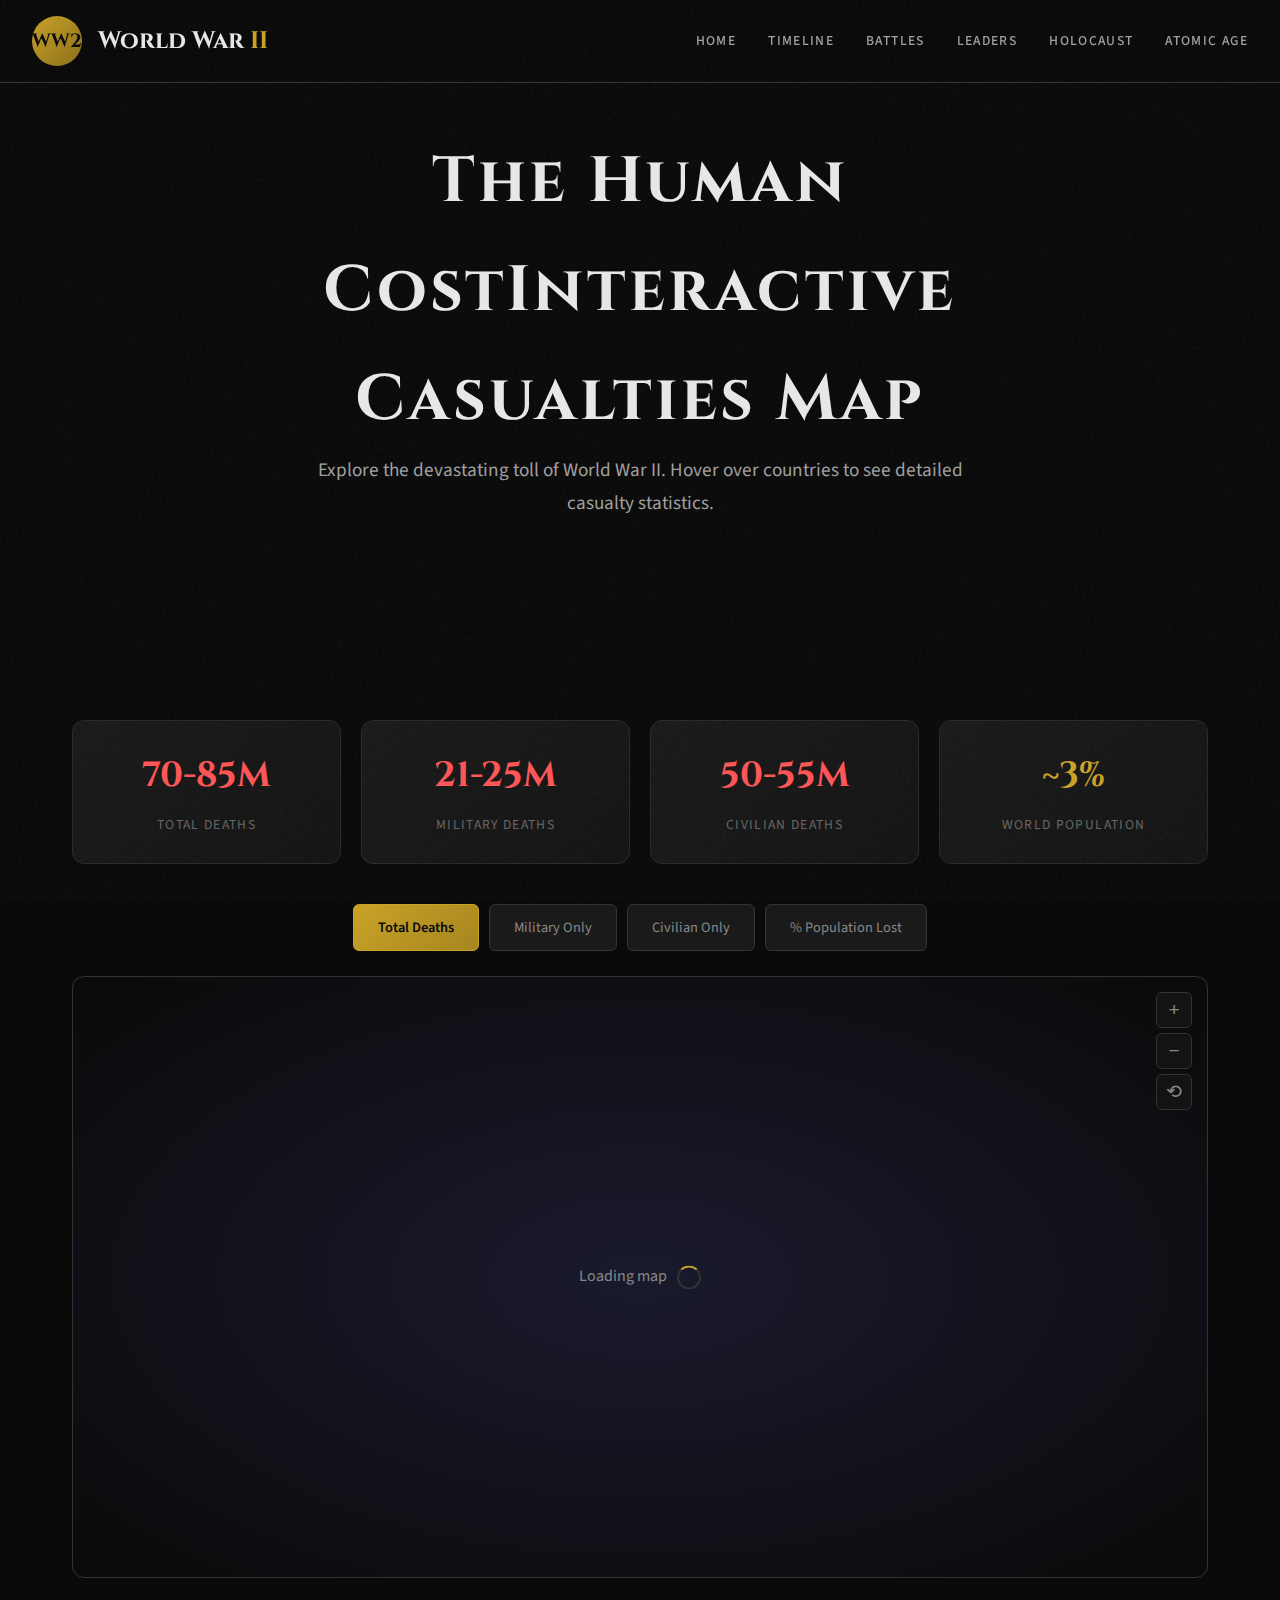
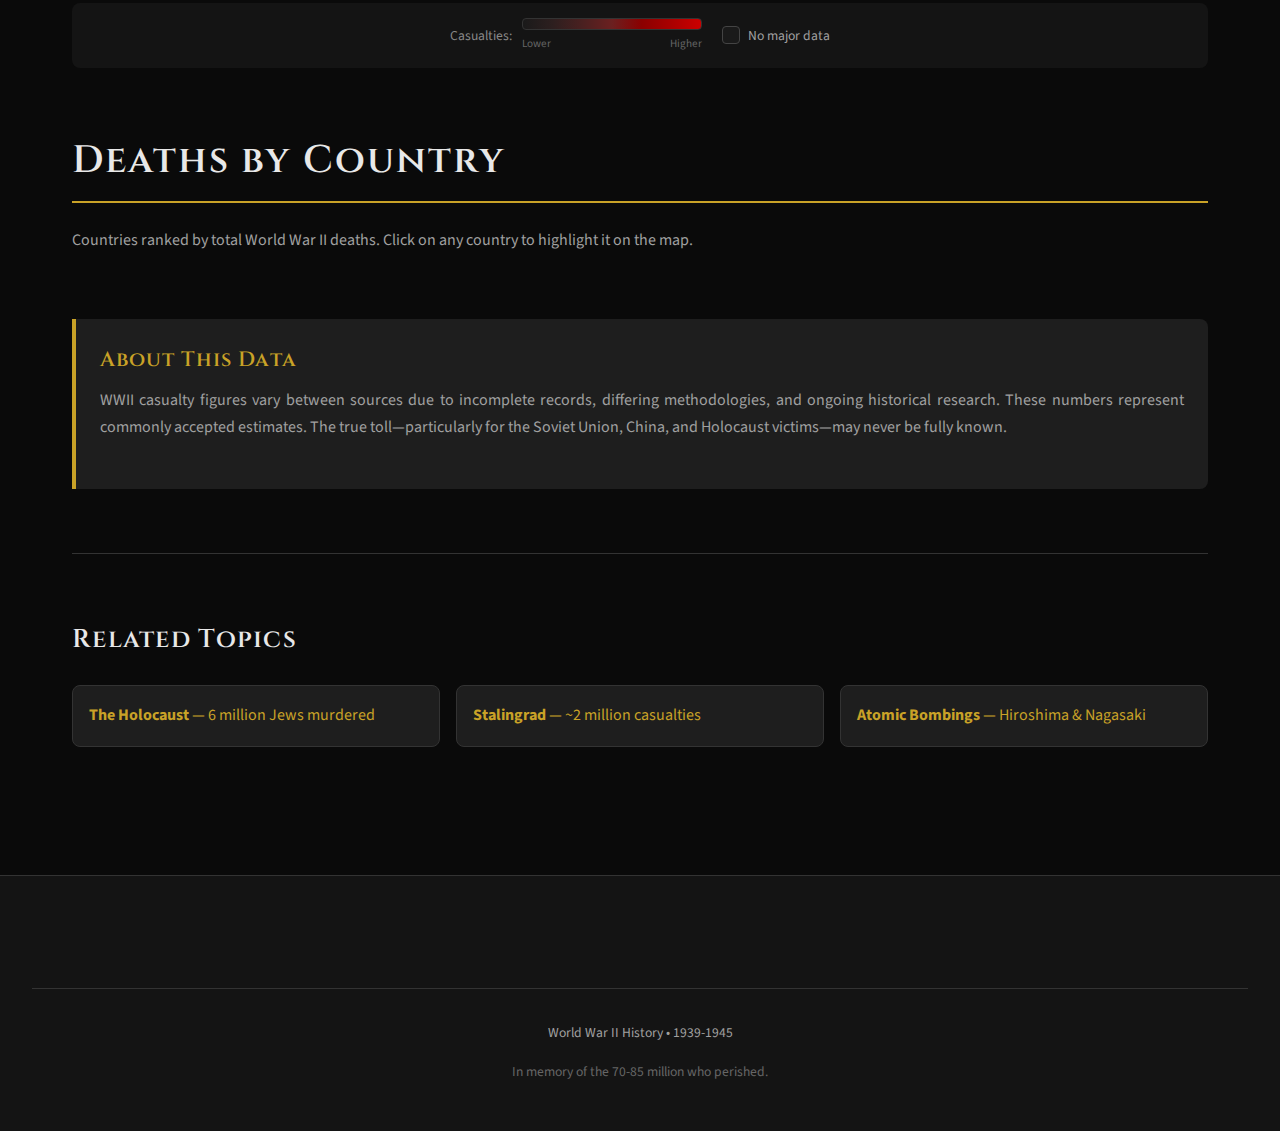
<file: pages/casualties-map.html>
<!DOCTYPE html>
<html lang="en">
<head>
  <meta charset="UTF-8">
  <meta name="viewport" content="width=device-width, initial-scale=1.0">
  <title>WWII Casualties Map | World War II History</title>
  <link rel="stylesheet" href="../css/style.css">
  <script src="https://d3js.org/d3.v7.min.js"></script>
  <script src="https://d3js.org/topojson.v3.min.js"></script>
  <style>
    .map-container {
      width: 100%;
      max-width: 1200px;
      margin: 0 auto;
      position: relative;
      background: radial-gradient(ellipse at center, #1a1a2e 0%, #0a0a0a 100%);
      border-radius: 12px;
      border: 1px solid #333;
      overflow: hidden;
    }
    
    #world-map {
      width: 100%;
      height: 600px;
      display: block;
    }
    
    .country-path {
      stroke: #222;
      stroke-width: 0.5;
      transition: all 0.2s ease;
      cursor: pointer;
    }
    
    .country-path:hover {
      stroke: #c9a227;
      stroke-width: 1.5;
      filter: brightness(1.4);
    }
    
    .country-path.highlighted {
      stroke: #c9a227;
      stroke-width: 2;
      filter: brightness(1.4);
    }
    
    .country-path.no-data {
      fill: #1a1a1a;
      cursor: default;
    }
    
    .country-path.no-data:hover {
      stroke: #222;
      stroke-width: 0.5;
      filter: none;
    }
    
    /* Tooltip */
    .map-tooltip {
      position: absolute;
      background: rgba(15, 15, 15, 0.97);
      border: 1px solid #c9a227;
      border-radius: 8px;
      padding: 15px 20px;
      pointer-events: none;
      opacity: 0;
      transition: opacity 0.2s ease;
      z-index: 100;
      min-width: 240px;
      box-shadow: 0 10px 40px rgba(0,0,0,0.9);
    }
    
    .map-tooltip.visible {
      opacity: 1;
    }
    
    .map-tooltip h4 {
      color: #c9a227;
      margin-bottom: 12px;
      font-size: 1.15rem;
      display: flex;
      align-items: center;
      gap: 10px;
      border-bottom: 1px solid #333;
      padding-bottom: 10px;
    }
    
    .map-tooltip .country-code {
      background: #333;
      color: #c9a227;
      padding: 4px 8px;
      border-radius: 4px;
      font-size: 0.75rem;
      font-weight: 700;
      letter-spacing: 0.05em;
      font-family: 'Source Sans Pro', sans-serif;
    }
    
    .tooltip-stat {
      display: flex;
      justify-content: space-between;
      padding: 6px 0;
      font-size: 0.9rem;
    }
    
    .tooltip-stat .label {
      color: #777;
    }
    
    .tooltip-stat .value {
      color: #e8e8e8;
      font-weight: 600;
    }
    
    .tooltip-stat .value.deaths {
      color: #ff5555;
    }
    
    .tooltip-stat .value.percent {
      color: #ff8c00;
    }
    
    .tooltip-side {
      display: inline-block;
      margin-top: 10px;
      padding: 4px 12px;
      border-radius: 20px;
      font-size: 0.75rem;
      text-transform: uppercase;
      letter-spacing: 0.05em;
    }
    
    .tooltip-side.allies {
      background: rgba(30, 80, 150, 0.4);
      color: #6ba3ff;
    }
    
    .tooltip-side.axis {
      background: rgba(150, 30, 30, 0.4);
      color: #ff6b6b;
    }
    
    /* Legend */
    .map-legend {
      display: flex;
      align-items: center;
      justify-content: center;
      gap: 20px;
      margin-top: 25px;
      flex-wrap: wrap;
      padding: 15px;
      background: #141414;
      border-radius: 8px;
    }
    
    .legend-section {
      display: flex;
      align-items: center;
      gap: 10px;
    }
    
    .legend-section .label {
      color: #888;
      font-size: 0.85rem;
    }
    
    .legend-gradient {
      width: 180px;
      height: 12px;
      background: linear-gradient(to right, #1a1a1a, #2d1f1f, #4a2020, #6b2020, #8b0000, #aa0000, #cc0000);
      border-radius: 4px;
      border: 1px solid #333;
    }
    
    .legend-labels {
      display: flex;
      justify-content: space-between;
      width: 180px;
      font-size: 0.7rem;
      color: #666;
      margin-top: 4px;
    }
    
    .legend-item {
      display: flex;
      align-items: center;
      gap: 8px;
      font-size: 0.85rem;
      color: #a0a0a0;
    }
    
    .legend-color {
      width: 18px;
      height: 18px;
      border-radius: 4px;
      border: 1px solid #444;
    }
    
    /* Controls */
    .map-controls {
      display: flex;
      justify-content: center;
      gap: 10px;
      margin-bottom: 25px;
      flex-wrap: wrap;
    }
    
    .map-btn {
      background: #1a1a1a;
      border: 1px solid #333;
      color: #888;
      padding: 12px 24px;
      border-radius: 6px;
      cursor: pointer;
      font-family: 'Source Sans Pro', sans-serif;
      font-size: 0.9rem;
      transition: all 0.3s ease;
    }
    
    .map-btn:hover {
      border-color: #c9a227;
      color: #c9a227;
      background: #1e1e1e;
    }
    
    .map-btn.active {
      background: linear-gradient(135deg, #c9a227, #a68620);
      color: #0a0a0a;
      border-color: #c9a227;
      font-weight: 600;
    }
    
    /* Stats Summary */
    .global-stats {
      display: grid;
      grid-template-columns: repeat(auto-fit, minmax(180px, 1fr));
      gap: 20px;
      margin: 40px 0;
    }
    
    .global-stat {
      background: linear-gradient(135deg, #1a1a1a, #141414);
      border: 1px solid #2a2a2a;
      border-radius: 12px;
      padding: 25px 20px;
      text-align: center;
      transition: all 0.3s ease;
    }
    
    .global-stat:hover {
      border-color: #c9a227;
      transform: translateY(-3px);
      box-shadow: 0 10px 30px rgba(0,0,0,0.4);
    }
    
    .global-stat .number {
      font-family: 'Cinzel', serif;
      font-size: 2.2rem;
      font-weight: 700;
      color: #ff5555;
      display: block;
      margin-bottom: 5px;
    }
    
    .global-stat .number.gold {
      color: #c9a227;
    }
    
    .global-stat .label {
      color: #666;
      font-size: 0.85rem;
      text-transform: uppercase;
      letter-spacing: 0.1em;
    }
    
    /* Country List */
    .country-list-section {
      margin-top: 60px;
    }
    
    .country-list {
      display: grid;
      grid-template-columns: repeat(auto-fill, minmax(320px, 1fr));
      gap: 15px;
      margin-top: 25px;
    }
    
    .country-item {
      display: grid;
      grid-template-columns: auto 1fr auto;
      align-items: center;
      gap: 15px;
      background: #141414;
      border: 1px solid #252525;
      border-radius: 10px;
      padding: 15px 20px;
      transition: all 0.3s ease;
      cursor: pointer;
    }
    
    .country-item:hover {
      border-color: #c9a227;
      transform: translateX(5px);
      background: #1a1a1a;
    }
    
    .country-item .country-code-badge {
      background: #252525;
      color: #c9a227;
      padding: 8px 12px;
      border-radius: 6px;
      font-size: 0.8rem;
      font-weight: 700;
      letter-spacing: 0.05em;
      min-width: 50px;
      text-align: center;
    }
    
    .country-item .info h4 {
      font-size: 1rem;
      margin-bottom: 3px;
      color: #e8e8e8;
    }
    
    .country-item .info .deaths {
      font-size: 0.85rem;
      color: #ff5555;
    }
    
    .country-item .percent {
      font-family: 'Cinzel', serif;
      font-size: 1.4rem;
      font-weight: 700;
      color: #ff8c00;
    }
    
    .country-item .percent span {
      font-size: 0.8rem;
      color: #666;
    }
    
    /* Zoom controls */
    .zoom-controls {
      position: absolute;
      top: 15px;
      right: 15px;
      display: flex;
      flex-direction: column;
      gap: 5px;
      z-index: 50;
    }
    
    .zoom-btn {
      width: 36px;
      height: 36px;
      background: rgba(20, 20, 20, 0.9);
      border: 1px solid #333;
      border-radius: 6px;
      color: #888;
      font-size: 1.2rem;
      cursor: pointer;
      transition: all 0.2s ease;
      display: flex;
      align-items: center;
      justify-content: center;
    }
    
    .zoom-btn:hover {
      background: #1e1e1e;
      border-color: #c9a227;
      color: #c9a227;
    }
    
    /* Loading */
    .map-loading {
      position: absolute;
      top: 50%;
      left: 50%;
      transform: translate(-50%, -50%);
      color: #888;
      font-size: 1rem;
    }
    
    .map-loading::after {
      content: '';
      display: inline-block;
      width: 20px;
      height: 20px;
      border: 2px solid #333;
      border-top-color: #c9a227;
      border-radius: 50%;
      animation: spin 1s linear infinite;
      margin-left: 10px;
      vertical-align: middle;
    }
    
    @keyframes spin {
      to { transform: rotate(360deg); }
    }

    /* Responsive */
    @media (max-width: 768px) {
      #world-map {
        height: 400px;
      }
      
      .global-stat .number {
        font-size: 1.8rem;
      }
      
      .country-list {
        grid-template-columns: 1fr;
      }
    }
  </style>
</head>
<body>
  <header class="site-header">
    <div class="header-content">
      <a href="../index.html" class="logo">
        <div class="logo-icon">WW2</div>
        <div class="logo-text">World War <span>II</span></div>
      </a>
      <nav class="main-nav">
        <ul>
          <li><a href="../index.html">Home</a></li>
          <li><a href="../index.html#timeline">Timeline</a></li>
          <li><a href="battles.html">Battles</a></li>
          <li><a href="leaders.html">Leaders</a></li>
          <li><a href="holocaust.html">Holocaust</a></li>
          <li><a href="atomic.html">Atomic Age</a></li>
        </ul>
      </nav>
      <button class="menu-toggle">☰</button>
    </div>
  </header>

  <section class="page-hero">
    <div class="hero-content">
      <h1>The Human Cost<span>Interactive Casualties Map</span></h1>
      <p class="hero-subtitle">Explore the devastating toll of World War II. Hover over countries to see detailed casualty statistics.</p>
    </div>
  </section>

  <div class="page-content" style="max-width: 1200px;">
    
    <!-- Global Stats -->
    <div class="global-stats">
      <div class="global-stat">
        <span class="number" id="counter-total">70-85M</span>
        <span class="label">Total Deaths</span>
      </div>
      <div class="global-stat">
        <span class="number" id="counter-military">21-25M</span>
        <span class="label">Military Deaths</span>
      </div>
      <div class="global-stat">
        <span class="number" id="counter-civilian">50-55M</span>
        <span class="label">Civilian Deaths</span>
      </div>
      <div class="global-stat">
        <span class="number gold">~3%</span>
        <span class="label">World Population</span>
      </div>
    </div>

    <!-- Map Controls -->
    <div class="map-controls">
      <button class="map-btn active" data-view="total">Total Deaths</button>
      <button class="map-btn" data-view="military">Military Only</button>
      <button class="map-btn" data-view="civilian">Civilian Only</button>
      <button class="map-btn" data-view="percent">% Population Lost</button>
    </div>

    <!-- Map Container -->
    <div class="map-container">
      <div class="map-loading" id="map-loading">Loading map</div>
      <svg id="world-map"></svg>
      
      <div class="zoom-controls">
        <button class="zoom-btn" id="zoom-in">+</button>
        <button class="zoom-btn" id="zoom-out">−</button>
        <button class="zoom-btn" id="zoom-reset">⟲</button>
      </div>
      
      <!-- Tooltip -->
      <div class="map-tooltip" id="tooltip">
        <h4><span class="country-code"></span><span class="country-name"></span></h4>
        <div class="tooltip-stat">
          <span class="label">Total Deaths</span>
          <span class="value deaths" id="tip-total"></span>
        </div>
        <div class="tooltip-stat">
          <span class="label">Military Deaths</span>
          <span class="value" id="tip-military"></span>
        </div>
        <div class="tooltip-stat">
          <span class="label">Civilian Deaths</span>
          <span class="value" id="tip-civilian"></span>
        </div>
        <div class="tooltip-stat">
          <span class="label">Population Lost</span>
          <span class="value percent" id="tip-percent"></span>
        </div>
        <div class="tooltip-side-container"></div>
      </div>
    </div>

    <!-- Legend -->
    <div class="map-legend">
      <div class="legend-section">
        <span class="label">Casualties:</span>
        <div>
          <div class="legend-gradient"></div>
          <div class="legend-labels">
            <span>Lower</span>
            <span>Higher</span>
          </div>
        </div>
      </div>
      <div class="legend-item">
        <div class="legend-color" style="background: #1a1a1a;"></div>
        <span>No major data</span>
      </div>
    </div>

    <!-- Country List -->
    <div class="country-list-section">
      <h2>Deaths by Country</h2>
      <p>Countries ranked by total World War II deaths. Click on any country to highlight it on the map.</p>
      <div class="country-list" id="country-list"></div>
    </div>

    <div class="info-box" style="margin-top: 40px;">
      <h4>About This Data</h4>
      <p>WWII casualty figures vary between sources due to incomplete records, differing methodologies, and ongoing historical research. These numbers represent commonly accepted estimates. The true toll—particularly for the Soviet Union, China, and Holocaust victims—may never be fully known.</p>
    </div>

    <div class="related-links">
      <h3>Related Topics</h3>
      <div class="related-grid">
        <a href="holocaust.html" class="related-link"><strong>The Holocaust</strong> — 6 million Jews murdered</a>
        <a href="battles.html#stalingrad" class="related-link"><strong>Stalingrad</strong> — ~2 million casualties</a>
        <a href="atomic.html" class="related-link"><strong>Atomic Bombings</strong> — Hiroshima & Nagasaki</a>
      </div>
    </div>
  </div>

  <footer class="site-footer">
    <div class="footer-bottom">
      <p>World War II History • 1939-1945</p>
      <p style="margin-top: 0.5rem; color: #666;">In memory of the 70-85 million who perished.</p>
    </div>
  </footer>

  <button class="back-to-top">↑</button>

  <script>
    // WWII Casualty Data by ISO numeric code
    const casualtyData = {
      '643': { name: 'Soviet Union', code: 'USSR', total: 27000000, military: 11400000, civilian: 15600000, percent: 14, side: 'allies' },
      '156': { name: 'China', code: 'CHN', total: 20000000, military: 4000000, civilian: 16000000, percent: 3.9, side: 'allies' },
      '276': { name: 'Germany', code: 'GER', total: 7400000, military: 5300000, civilian: 2100000, percent: 8.5, side: 'axis' },
      '616': { name: 'Poland', code: 'POL', total: 5800000, military: 240000, civilian: 5560000, percent: 17, side: 'allies' },
      '360': { name: 'Dutch East Indies', code: 'DEI', total: 4000000, military: 0, civilian: 4000000, percent: 5.5, side: 'allies' },
      '392': { name: 'Japan', code: 'JPN', total: 2700000, military: 2100000, civilian: 600000, percent: 3.8, side: 'axis' },
      '356': { name: 'British India', code: 'IND', total: 2600000, military: 87000, civilian: 2513000, percent: 0.7, side: 'allies' },
      '688': { name: 'Yugoslavia', code: 'YUG', total: 1000000, military: 300000, civilian: 700000, percent: 6.3, side: 'allies' },
      '608': { name: 'Philippines', code: 'PHL', total: 1000000, military: 57000, civilian: 943000, percent: 6, side: 'allies' },
      '704': { name: 'French Indochina', code: 'FIC', total: 1500000, military: 0, civilian: 1500000, percent: 2.5, side: 'allies' },
      '250': { name: 'France', code: 'FRA', total: 600000, military: 210000, civilian: 390000, percent: 1.5, side: 'allies' },
      '348': { name: 'Hungary', code: 'HUN', total: 580000, military: 300000, civilian: 280000, percent: 6, side: 'axis' },
      '642': { name: 'Romania', code: 'ROM', total: 500000, military: 300000, civilian: 200000, percent: 4, side: 'axis' },
      '300': { name: 'Greece', code: 'GRE', total: 500000, military: 35000, civilian: 465000, percent: 7, side: 'allies' },
      '380': { name: 'Italy', code: 'ITA', total: 460000, military: 320000, civilian: 140000, percent: 1, side: 'axis' },
      '826': { name: 'United Kingdom', code: 'UK', total: 450000, military: 384000, civilian: 70000, percent: 1, side: 'allies' },
      '840': { name: 'United States', code: 'USA', total: 420000, military: 416000, civilian: 4000, percent: 0.3, side: 'allies' },
      '40': { name: 'Austria', code: 'AUT', total: 380000, military: 260000, civilian: 120000, percent: 5.5, side: 'axis' },
      '528': { name: 'Netherlands', code: 'NLD', total: 210000, military: 18000, civilian: 192000, percent: 2.4, side: 'allies' },
      '56': { name: 'Belgium', code: 'BEL', total: 88000, military: 12000, civilian: 76000, percent: 1, side: 'allies' },
      '203': { name: 'Czechoslovakia', code: 'CZE', total: 340000, military: 25000, civilian: 315000, percent: 2.2, side: 'allies' },
      '246': { name: 'Finland', code: 'FIN', total: 97000, military: 95000, civilian: 2000, percent: 2.6, side: 'axis' },
      '124': { name: 'Canada', code: 'CAN', total: 45000, military: 43000, civilian: 2000, percent: 0.4, side: 'allies' },
      '36': { name: 'Australia', code: 'AUS', total: 40000, military: 39000, civilian: 1000, percent: 0.6, side: 'allies' },
      '554': { name: 'New Zealand', code: 'NZL', total: 12000, military: 12000, civilian: 0, percent: 0.7, side: 'allies' },
      '710': { name: 'South Africa', code: 'ZAF', total: 12000, military: 12000, civilian: 0, percent: 0.1, side: 'allies' },
      '76': { name: 'Brazil', code: 'BRA', total: 2000, military: 2000, civilian: 0, percent: 0.005, side: 'allies' },
      '100': { name: 'Bulgaria', code: 'BUL', total: 25000, military: 22000, civilian: 3000, percent: 0.4, side: 'axis' },
      '578': { name: 'Norway', code: 'NOR', total: 10000, military: 3000, civilian: 7000, percent: 0.3, side: 'allies' },
      '208': { name: 'Denmark', code: 'DEN', total: 6000, military: 2000, civilian: 4000, percent: 0.2, side: 'allies' },
      '440': { name: 'Lithuania', code: 'LTU', total: 350000, military: 0, civilian: 350000, percent: 14, side: 'allies' },
      '428': { name: 'Latvia', code: 'LVA', total: 230000, military: 0, civilian: 230000, percent: 12, side: 'allies' },
      '233': { name: 'Estonia', code: 'EST', total: 50000, military: 0, civilian: 50000, percent: 4.5, side: 'allies' },
      '804': { name: 'Ukraine (USSR)', code: 'UKR', total: 8000000, military: 1600000, civilian: 6400000, percent: 16, side: 'allies' },
      '112': { name: 'Belarus (USSR)', code: 'BLR', total: 2300000, military: 600000, civilian: 1700000, percent: 25, side: 'allies' },
      '458': { name: 'Malaya', code: 'MYA', total: 100000, military: 0, civilian: 100000, percent: 2, side: 'allies' },
      '702': { name: 'Singapore', code: 'SGP', total: 50000, military: 0, civilian: 50000, percent: 6, side: 'allies' },
      '104': { name: 'Burma', code: 'BUR', total: 250000, military: 22000, civilian: 228000, percent: 1.5, side: 'allies' },
      '410': { name: 'Korea', code: 'KOR', total: 500000, military: 100000, civilian: 400000, percent: 2, side: 'allies' },
      '408': { name: 'Korea', code: 'KOR', total: 500000, military: 100000, civilian: 400000, percent: 2, side: 'allies' },
      '764': { name: 'Thailand', code: 'THA', total: 8000, military: 5000, civilian: 3000, percent: 0.05, side: 'axis' },
      '231': { name: 'Ethiopia', code: 'ETH', total: 100000, military: 5000, civilian: 95000, percent: 0.6, side: 'allies' },
      '368': { name: 'Iraq', code: 'IRQ', total: 1000, military: 500, civilian: 500, percent: 0.02, side: 'allies' },
      '434': { name: 'Libya', code: 'LBY', total: 20000, military: 0, civilian: 20000, percent: 2, side: 'allies' },
      '818': { name: 'Egypt', code: 'EGY', total: 1500, military: 1000, civilian: 500, percent: 0.01, side: 'allies' },
      '8': { name: 'Albania', code: 'ALB', total: 30000, military: 5000, civilian: 25000, percent: 2.8, side: 'allies' },
      '442': { name: 'Luxembourg', code: 'LUX', total: 5000, military: 2000, civilian: 3000, percent: 1.7, side: 'allies' },
      '496': { name: 'Mongolia', code: 'MNG', total: 300, military: 300, civilian: 0, percent: 0.04, side: 'allies' },
      '191': { name: 'Croatia', code: 'CRO', total: 200000, military: 0, civilian: 200000, percent: 5, side: 'axis' },
      '705': { name: 'Slovenia', code: 'SLO', total: 35000, military: 0, civilian: 35000, percent: 2.5, side: 'allies' },
      '70': { name: 'Bosnia', code: 'BIH', total: 170000, military: 0, civilian: 170000, percent: 6.8, side: 'allies' },
      '807': { name: 'North Macedonia', code: 'MKD', total: 25000, military: 0, civilian: 25000, percent: 2, side: 'allies' },
      '688': { name: 'Serbia', code: 'SRB', total: 1000000, military: 300000, civilian: 700000, percent: 6.3, side: 'allies' },
    };

    // Format numbers
    function formatNumber(num) {
      if (num >= 1000000) return (num / 1000000).toFixed(1) + 'M';
      if (num >= 1000) return (num / 1000).toFixed(0) + 'K';
      return num.toLocaleString();
    }

    function formatNumberFull(num) {
      return num.toLocaleString();
    }

    // Color scale based on deaths
    function getColor(data, view) {
      if (!data) return '#1a1a1a';
      
      let value, maxValue;
      switch(view) {
        case 'military':
          value = data.military;
          maxValue = 11400000;
          break;
        case 'civilian':
          value = data.civilian;
          maxValue = 16000000;
          break;
        case 'percent':
          value = data.percent;
          maxValue = 25;
          break;
        default:
          value = data.total;
          maxValue = 27000000;
      }
      
      const intensity = Math.pow(value / maxValue, 0.35);
      const r = Math.floor(26 + intensity * 180);
      const g = Math.floor(26 - intensity * 20);
      const b = Math.floor(26 - intensity * 20);
      
      return `rgb(${Math.min(r, 210)}, ${Math.max(g, 5)}, ${Math.max(b, 5)})`;
    }

    let currentView = 'total';

    // Initialize map
    const svg = d3.select('#world-map');
    const width = 1200;
    const height = 600;
    
    svg.attr('viewBox', `0 0 ${width} ${height}`);

    const g = svg.append('g');

    const projection = d3.geoNaturalEarth1()
      .scale(220)
      .translate([width / 2, height / 2]);

    const path = d3.geoPath().projection(projection);

    // Zoom
    const zoom = d3.zoom()
      .scaleExtent([1, 8])
      .on('zoom', (event) => g.attr('transform', event.transform));

    svg.call(zoom);

    document.getElementById('zoom-in').onclick = () => svg.transition().call(zoom.scaleBy, 1.5);
    document.getElementById('zoom-out').onclick = () => svg.transition().call(zoom.scaleBy, 0.67);
    document.getElementById('zoom-reset').onclick = () => svg.transition().call(zoom.transform, d3.zoomIdentity);

    // Tooltip
    const tooltip = document.getElementById('tooltip');

    function showTooltip(data, event) {
      tooltip.querySelector('.country-code').textContent = data.code;
      tooltip.querySelector('.country-name').textContent = data.name;
      document.getElementById('tip-total').textContent = formatNumberFull(data.total);
      document.getElementById('tip-military').textContent = formatNumberFull(data.military);
      document.getElementById('tip-civilian').textContent = formatNumberFull(data.civilian);
      document.getElementById('tip-percent').textContent = data.percent + '%';
      tooltip.querySelector('.tooltip-side-container').innerHTML = 
        `<span class="tooltip-side ${data.side}">${data.side}</span>`;
      tooltip.classList.add('visible');
      moveTooltip(event);
    }

    function moveTooltip(event) {
      const rect = document.querySelector('.map-container').getBoundingClientRect();
      let x = event.clientX - rect.left + 15;
      let y = event.clientY - rect.top + 15;
      if (x + 260 > rect.width) x -= 280;
      if (y + 220 > rect.height) y -= 230;
      tooltip.style.left = x + 'px';
      tooltip.style.top = y + 'px';
    }

    function hideTooltip() {
      tooltip.classList.remove('visible');
    }

    // Load map
    d3.json('https://cdn.jsdelivr.net/npm/world-atlas@2/countries-110m.json')
      .then(world => {
        document.getElementById('map-loading').style.display = 'none';
        
        const countries = topojson.feature(world, world.objects.countries);
        
        g.selectAll('path')
          .data(countries.features)
          .enter()
          .append('path')
          .attr('class', d => casualtyData[d.id] ? 'country-path' : 'country-path no-data')
          .attr('d', path)
          .attr('fill', d => getColor(casualtyData[d.id], currentView))
          .attr('data-id', d => d.id)
          .on('mouseenter', function(event, d) {
            const data = casualtyData[d.id];
            if (!data) return;
            showTooltip(data, event);
            d3.select(this).classed('highlighted', true);
          })
          .on('mousemove', moveTooltip)
          .on('mouseleave', function() {
            hideTooltip();
            d3.select(this).classed('highlighted', false);
          });
      })
      .catch(err => {
        document.getElementById('map-loading').textContent = 'Error loading map. Please refresh.';
      });

    // Update colors
    function updateColors() {
      g.selectAll('.country-path')
        .transition()
        .duration(500)
        .attr('fill', function() {
          return getColor(casualtyData[d3.select(this).attr('data-id')], currentView);
        });
    }

    // View buttons
    document.querySelectorAll('.map-btn').forEach(btn => {
      btn.onclick = () => {
        document.querySelectorAll('.map-btn').forEach(b => b.classList.remove('active'));
        btn.classList.add('active');
        currentView = btn.dataset.view;
        updateColors();
      };
    });

    // Country list
    const countryList = document.getElementById('country-list');
    const sorted = Object.entries(casualtyData)
      .map(([id, data]) => ({...data, id}))
      .filter((v, i, a) => a.findIndex(t => t.name === v.name) === i)
      .sort((a, b) => b.total - a.total)
      .slice(0, 20);

    sorted.forEach(country => {
      const item = document.createElement('div');
      item.className = 'country-item';
      item.innerHTML = `
        <span class="country-code-badge">${country.code}</span>
        <div class="info">
          <h4>${country.name}</h4>
          <span class="deaths">${formatNumberFull(country.total)} deaths</span>
        </div>
        <div class="percent">${country.percent}<span>%</span></div>
      `;
      item.onmouseenter = () => {
        document.querySelector(`.country-path[data-id="${country.id}"]`)?.classList.add('highlighted');
      };
      item.onmouseleave = () => {
        document.querySelectorAll('.country-path.highlighted').forEach(el => el.classList.remove('highlighted'));
      };
      countryList.appendChild(item);
    });

    // Back to top
    const backToTop = document.querySelector('.back-to-top');
    window.onscroll = () => backToTop.classList.toggle('visible', window.scrollY > 500);
    backToTop.onclick = () => window.scrollTo({ top: 0, behavior: 'smooth' });

    // Mobile menu
    document.querySelector('.menu-toggle').onclick = () => {
      document.querySelector('.main-nav').classList.toggle('active');
    };
  </script>
</body>
</html>
</file>
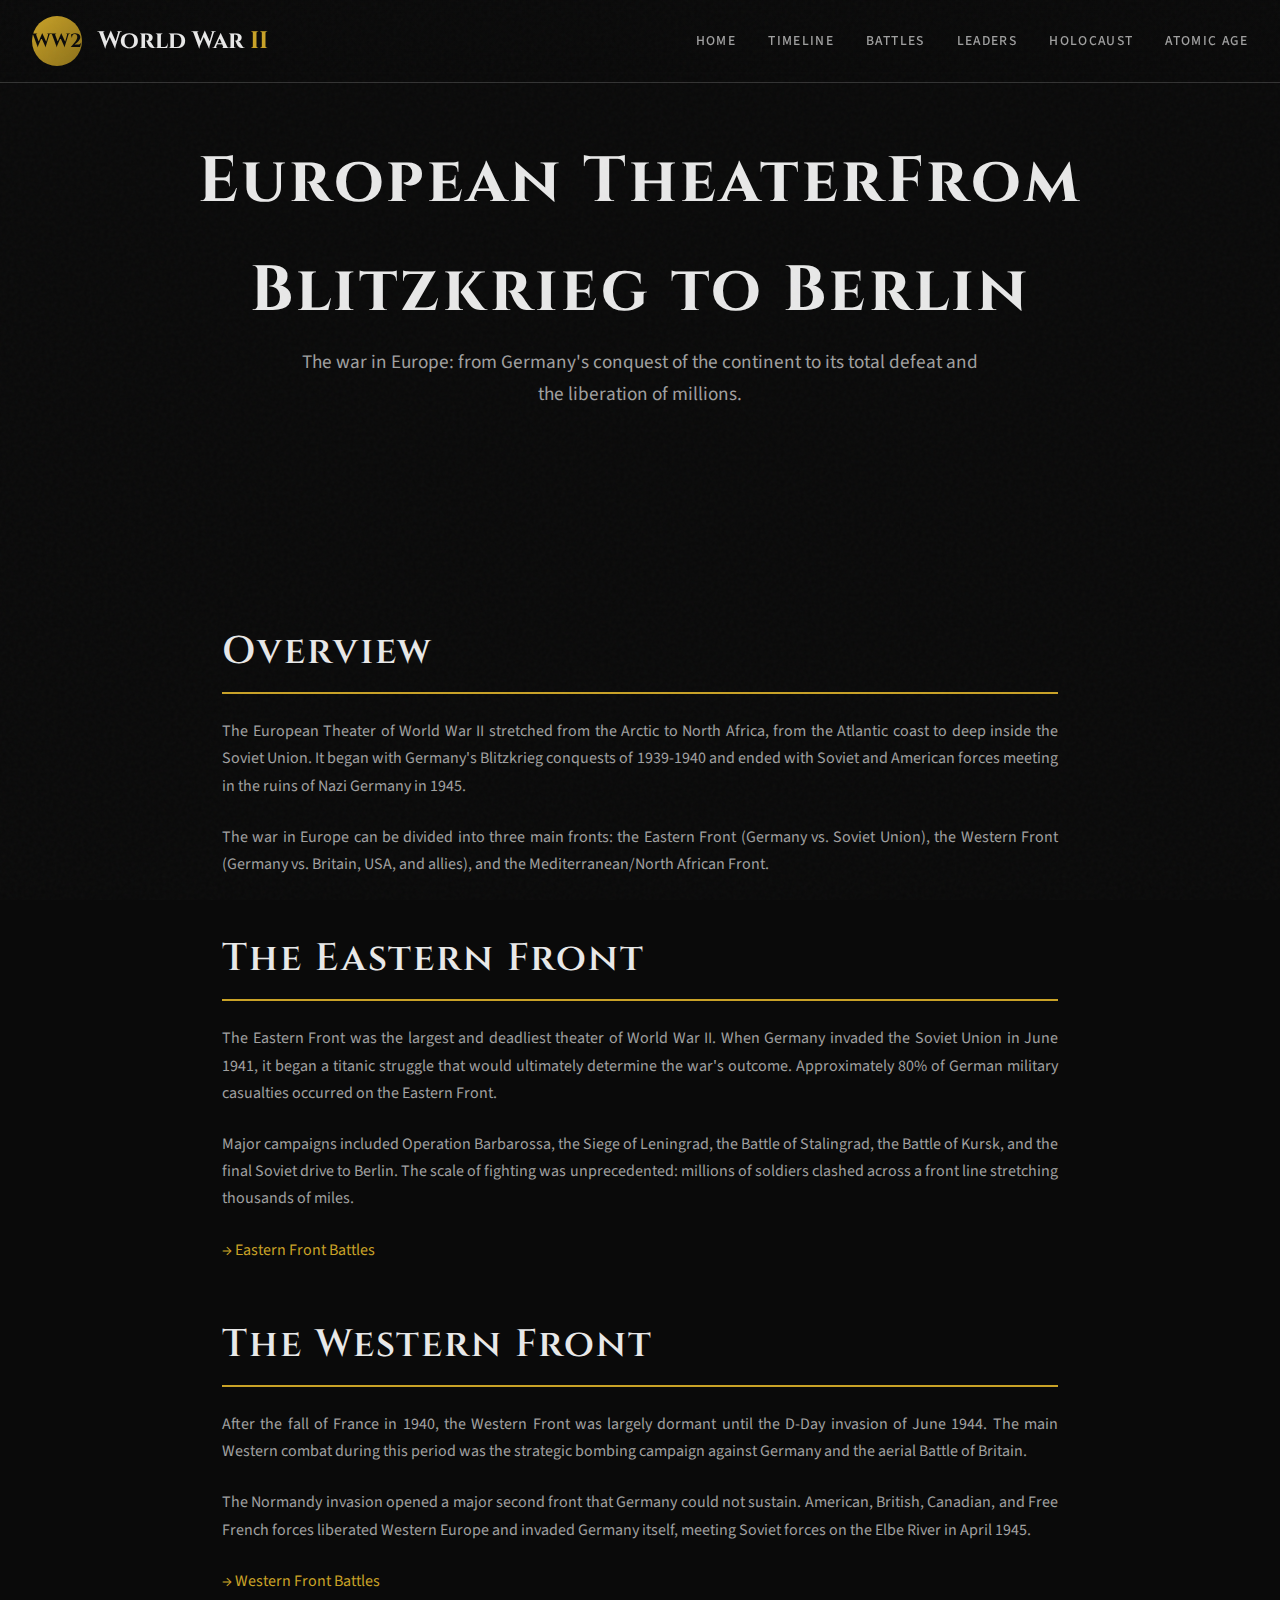
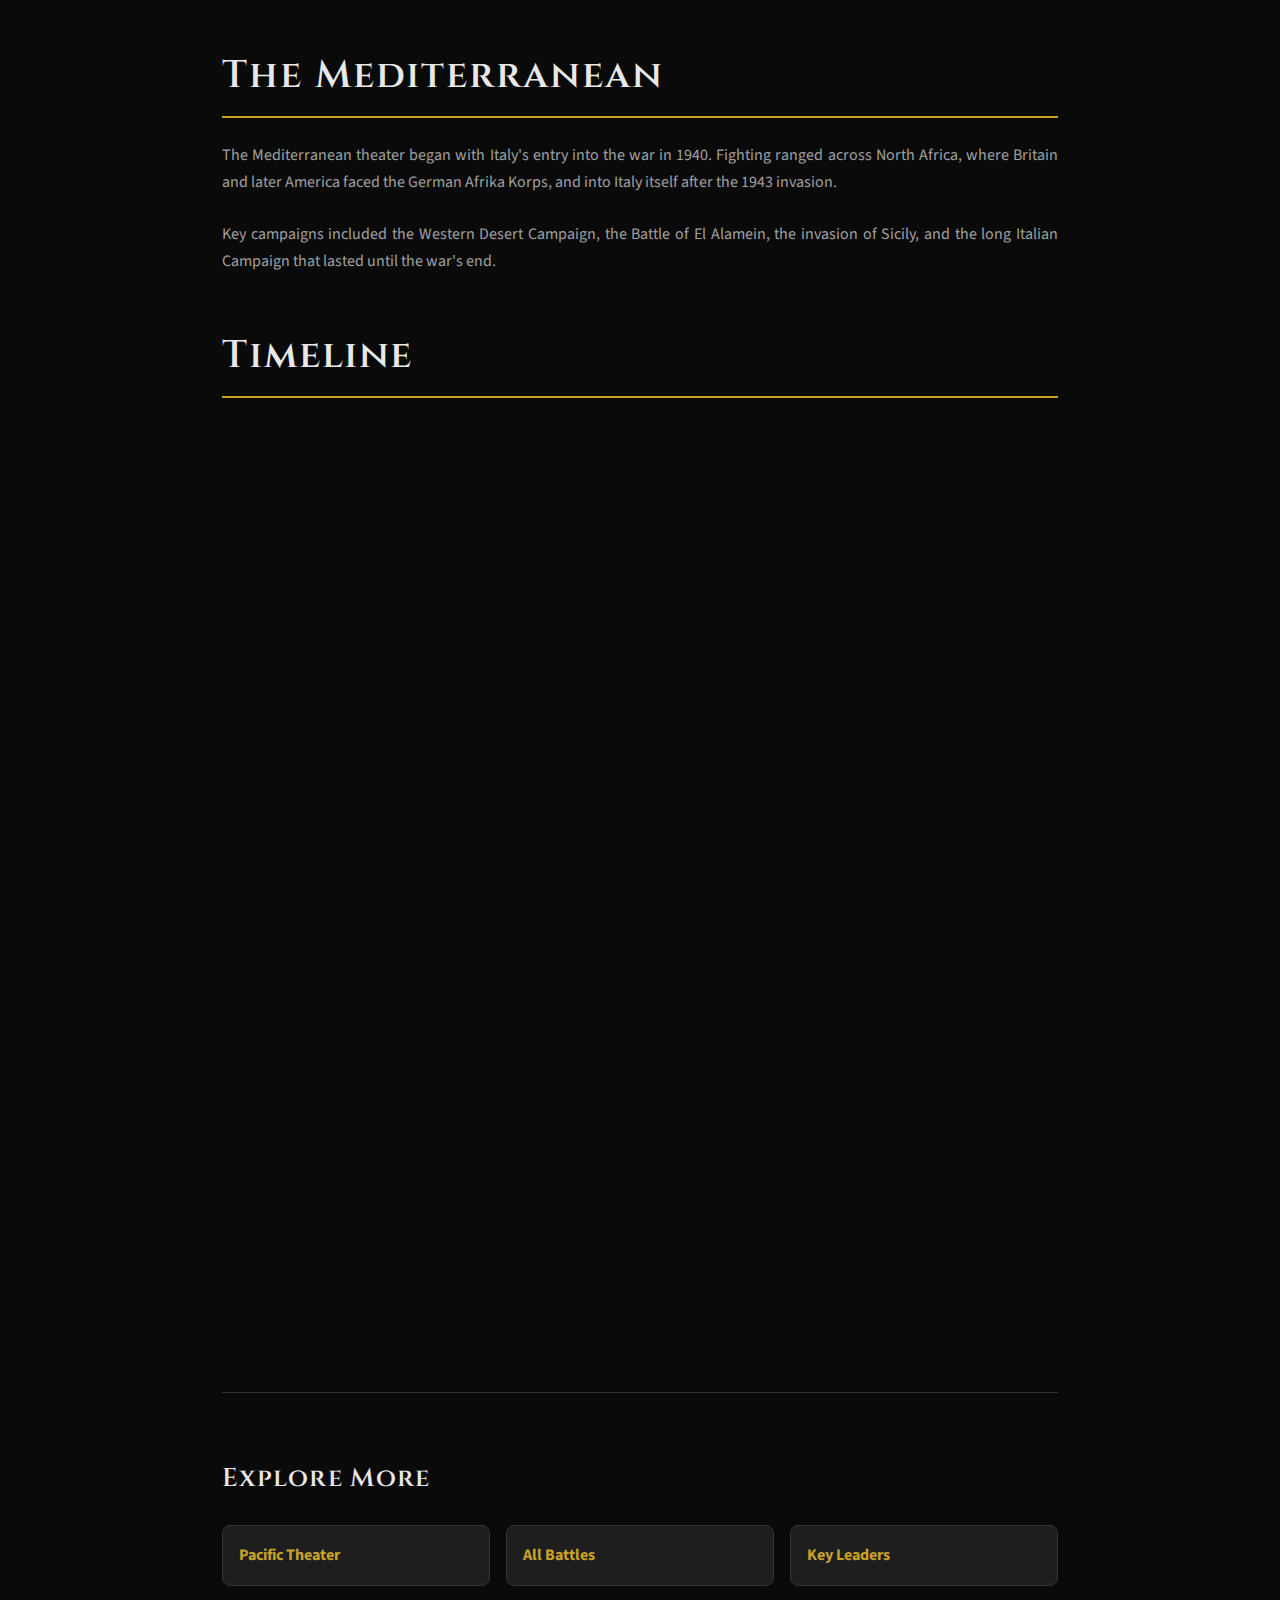
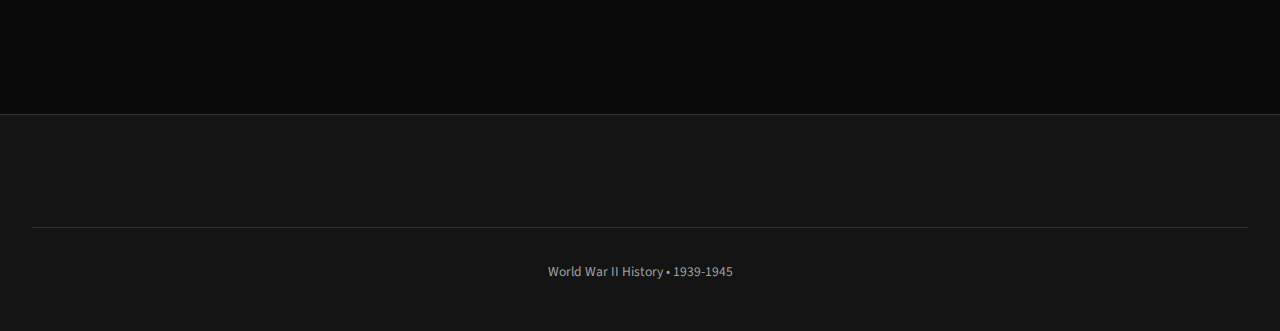
<file: pages/european-theater.html>
<!DOCTYPE html>
<html lang="en">
<head>
  <meta charset="UTF-8">
  <meta name="viewport" content="width=device-width, initial-scale=1.0">
  <title>European Theater | World War II History</title>
  <link rel="stylesheet" href="../css/style.css">
</head>
<body>
  <header class="site-header">
    <div class="header-content">
      <a href="../index.html" class="logo">
        <div class="logo-icon">WW2</div>
        <div class="logo-text">World War <span>II</span></div>
      </a>
      <nav class="main-nav">
        <ul>
          <li><a href="../index.html">Home</a></li>
          <li><a href="../index.html#timeline">Timeline</a></li>
          <li><a href="battles.html">Battles</a></li>
          <li><a href="leaders.html">Leaders</a></li>
          <li><a href="holocaust.html">Holocaust</a></li>
          <li><a href="atomic.html">Atomic Age</a></li>
        </ul>
      </nav>
      <button class="menu-toggle">☰</button>
    </div>
  </header>

  <section class="page-hero">
    <div class="hero-content">
      <h1>European Theater<span>From Blitzkrieg to Berlin</span></h1>
      <p class="hero-subtitle">The war in Europe: from Germany's conquest of the continent to its total defeat and the liberation of millions.</p>
    </div>
  </section>

  <div class="page-content">
    <h2>Overview</h2>
    <p>The European Theater of World War II stretched from the Arctic to North Africa, from the Atlantic coast to deep inside the Soviet Union. It began with Germany's Blitzkrieg conquests of 1939-1940 and ended with Soviet and American forces meeting in the ruins of Nazi Germany in 1945.</p>
    <p>The war in Europe can be divided into three main fronts: the Eastern Front (Germany vs. Soviet Union), the Western Front (Germany vs. Britain, USA, and allies), and the Mediterranean/North African Front.</p>

    <h2>The Eastern Front</h2>
    <p>The Eastern Front was the largest and deadliest theater of World War II. When Germany invaded the Soviet Union in June 1941, it began a titanic struggle that would ultimately determine the war's outcome. Approximately 80% of German military casualties occurred on the Eastern Front.</p>
    <p>Major campaigns included Operation Barbarossa, the Siege of Leningrad, the Battle of Stalingrad, the Battle of Kursk, and the final Soviet drive to Berlin. The scale of fighting was unprecedented: millions of soldiers clashed across a front line stretching thousands of miles.</p>
    <p><a href="battles.html#eastern">→ Eastern Front Battles</a></p>

    <h2>The Western Front</h2>
    <p>After the fall of France in 1940, the Western Front was largely dormant until the D-Day invasion of June 1944. The main Western combat during this period was the strategic bombing campaign against Germany and the aerial Battle of Britain.</p>
    <p>The Normandy invasion opened a major second front that Germany could not sustain. American, British, Canadian, and Free French forces liberated Western Europe and invaded Germany itself, meeting Soviet forces on the Elbe River in April 1945.</p>
    <p><a href="battles.html#western">→ Western Front Battles</a></p>

    <h2>The Mediterranean</h2>
    <p>The Mediterranean theater began with Italy's entry into the war in 1940. Fighting ranged across North Africa, where Britain and later America faced the German Afrika Korps, and into Italy itself after the 1943 invasion.</p>
    <p>Key campaigns included the Western Desert Campaign, the Battle of El Alamein, the invasion of Sicily, and the long Italian Campaign that lasted until the war's end.</p>

    <h2>Timeline</h2>
    <div class="battle-list">
      <a href="1939.html" class="battle-item">
        <span class="battle-date">Sept 1939</span>
        <div class="battle-info">
          <h4>Invasion of Poland</h4>
          <p>Germany's Blitzkrieg conquers Poland in five weeks. Britain and France declare war.</p>
        </div>
        <span class="battle-theater">Eastern Europe</span>
      </a>
      <a href="1940.html" class="battle-item">
        <span class="battle-date">May-June 1940</span>
        <div class="battle-info">
          <h4>Fall of France</h4>
          <p>Germany conquers Western Europe. Britain stands alone.</p>
        </div>
        <span class="battle-theater">Western Europe</span>
      </a>
      <a href="1941.html" class="battle-item">
        <span class="battle-date">June 1941</span>
        <div class="battle-info">
          <h4>Operation Barbarossa</h4>
          <p>Germany invades the Soviet Union—the largest military operation in history.</p>
        </div>
        <span class="battle-theater">Eastern Front</span>
      </a>
      <a href="1942.html" class="battle-item">
        <span class="battle-date">Aug 1942 - Feb 1943</span>
        <div class="battle-info">
          <h4>Battle of Stalingrad</h4>
          <p>The turning point. Germany's 6th Army destroyed.</p>
        </div>
        <span class="battle-theater">Eastern Front</span>
      </a>
      <a href="1944.html" class="battle-item">
        <span class="battle-date">June 6, 1944</span>
        <div class="battle-info">
          <h4>D-Day</h4>
          <p>Allied invasion of Normandy. Liberation of Western Europe begins.</p>
        </div>
        <span class="battle-theater">Western Front</span>
      </a>
      <a href="1945.html" class="battle-item">
        <span class="battle-date">May 8, 1945</span>
        <div class="battle-info">
          <h4>V-E Day</h4>
          <p>Germany surrenders. The war in Europe ends.</p>
        </div>
        <span class="battle-theater">Europe</span>
      </a>
    </div>

    <div class="related-links">
      <h3>Explore More</h3>
      <div class="related-grid">
        <a href="pacific-theater.html" class="related-link"><strong>Pacific Theater</strong></a>
        <a href="battles.html" class="related-link"><strong>All Battles</strong></a>
        <a href="leaders.html" class="related-link"><strong>Key Leaders</strong></a>
      </div>
    </div>
  </div>

  <footer class="site-footer">
    <div class="footer-bottom"><p>World War II History • 1939-1945</p></div>
  </footer>
  <button class="back-to-top">↑</button>
  <script src="../js/main.js"></script>
</body>
</html>
</file>
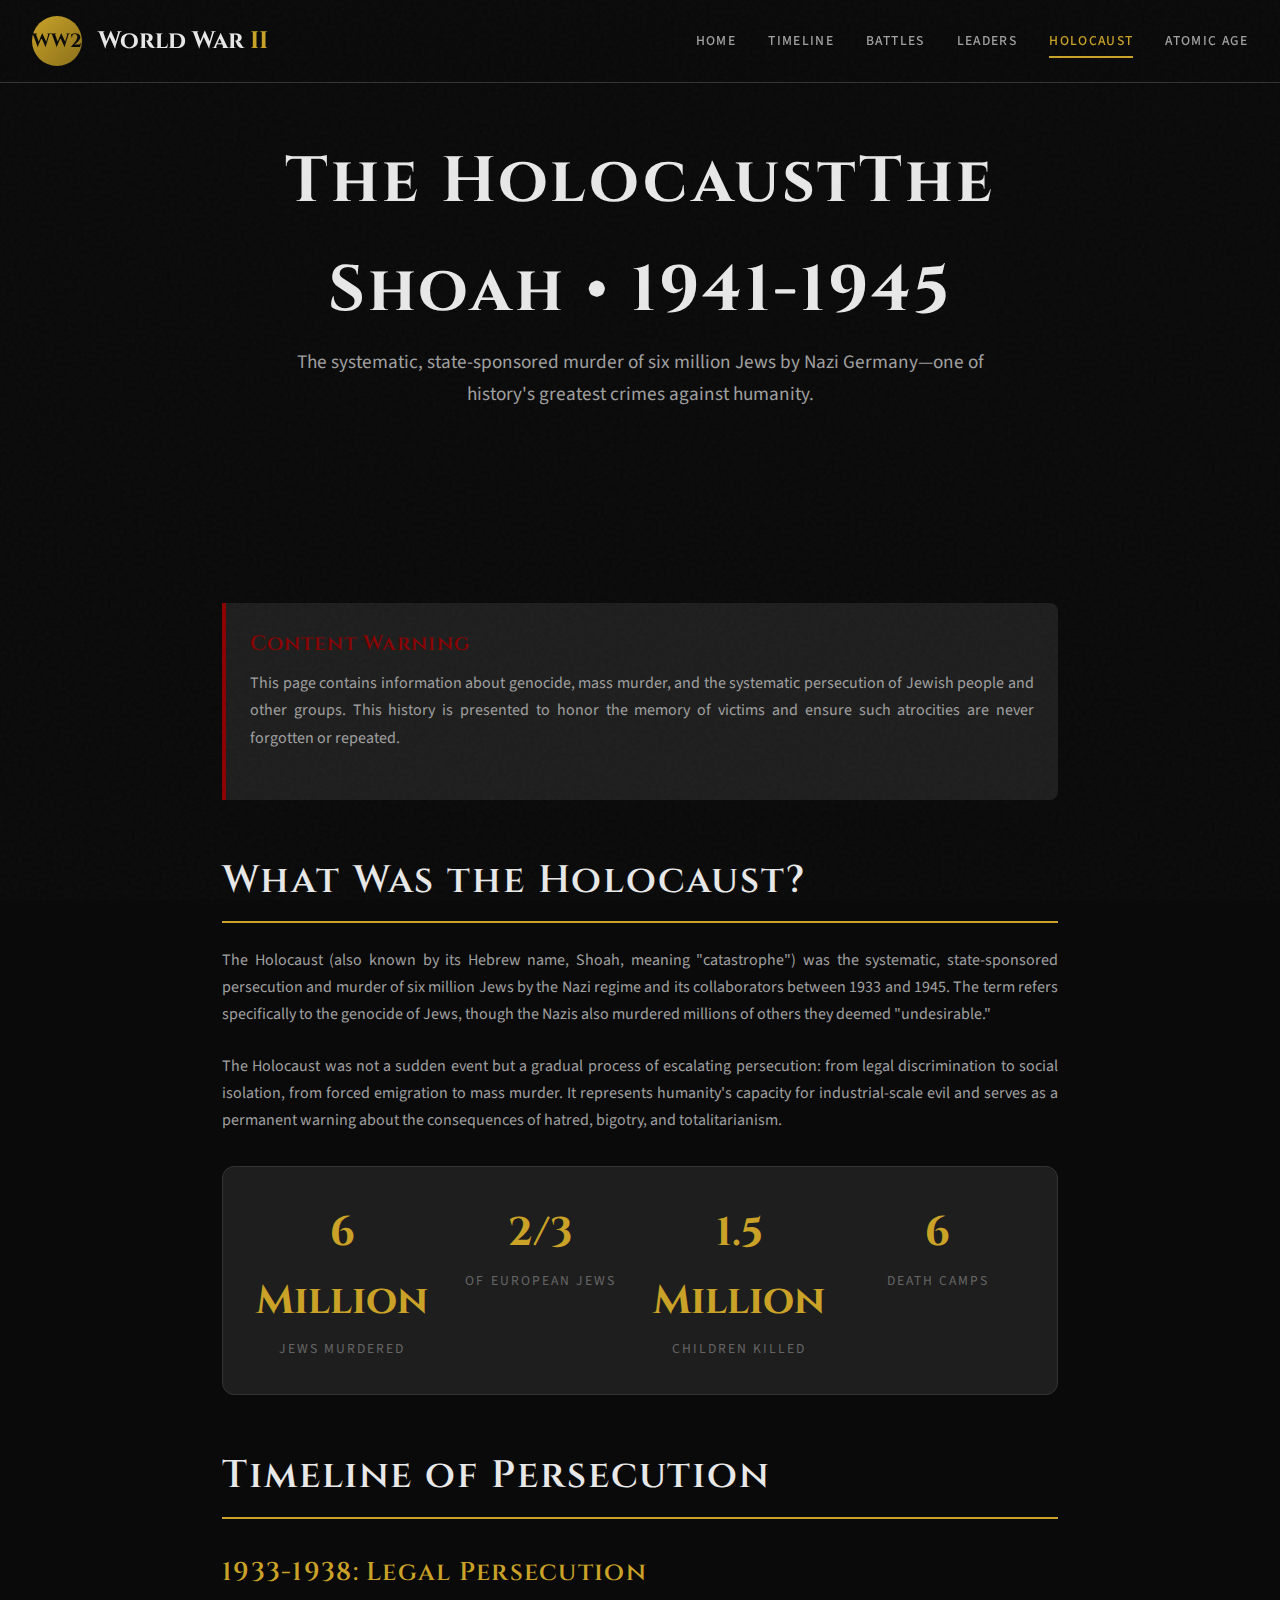
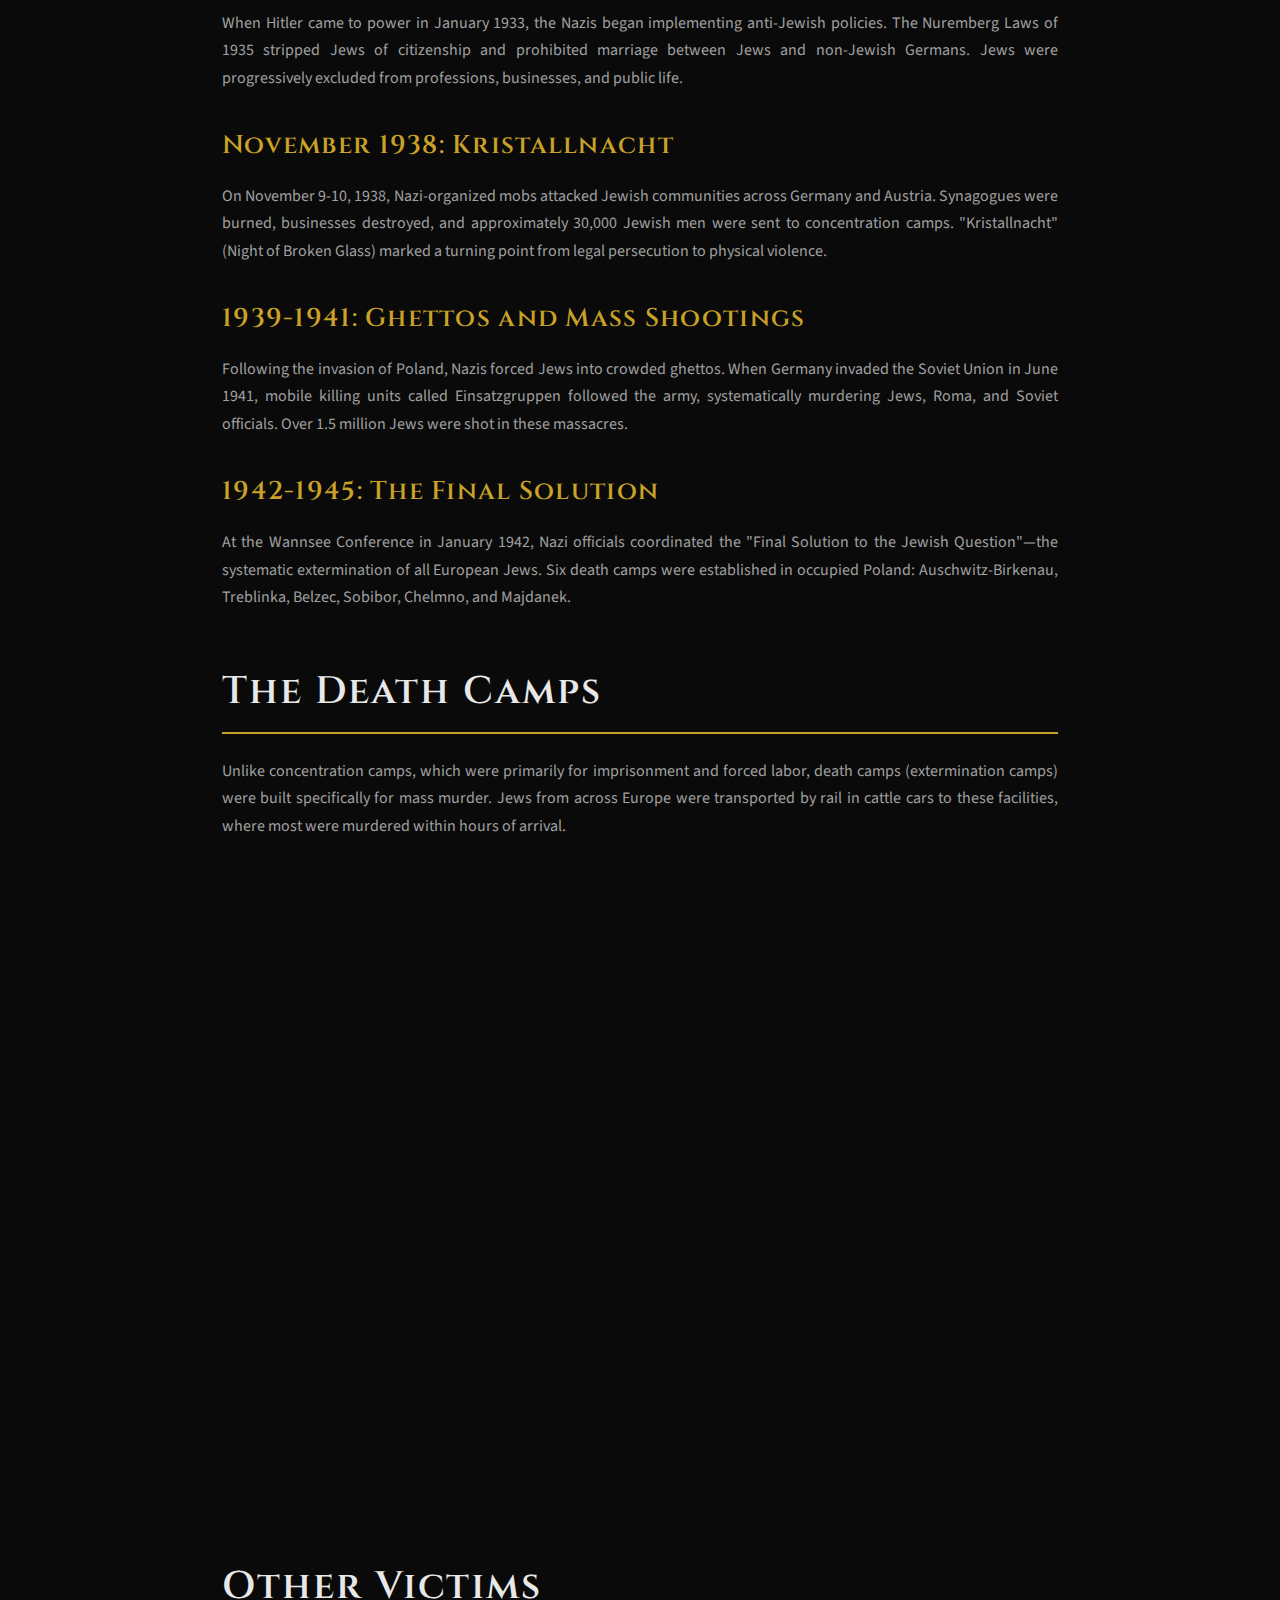
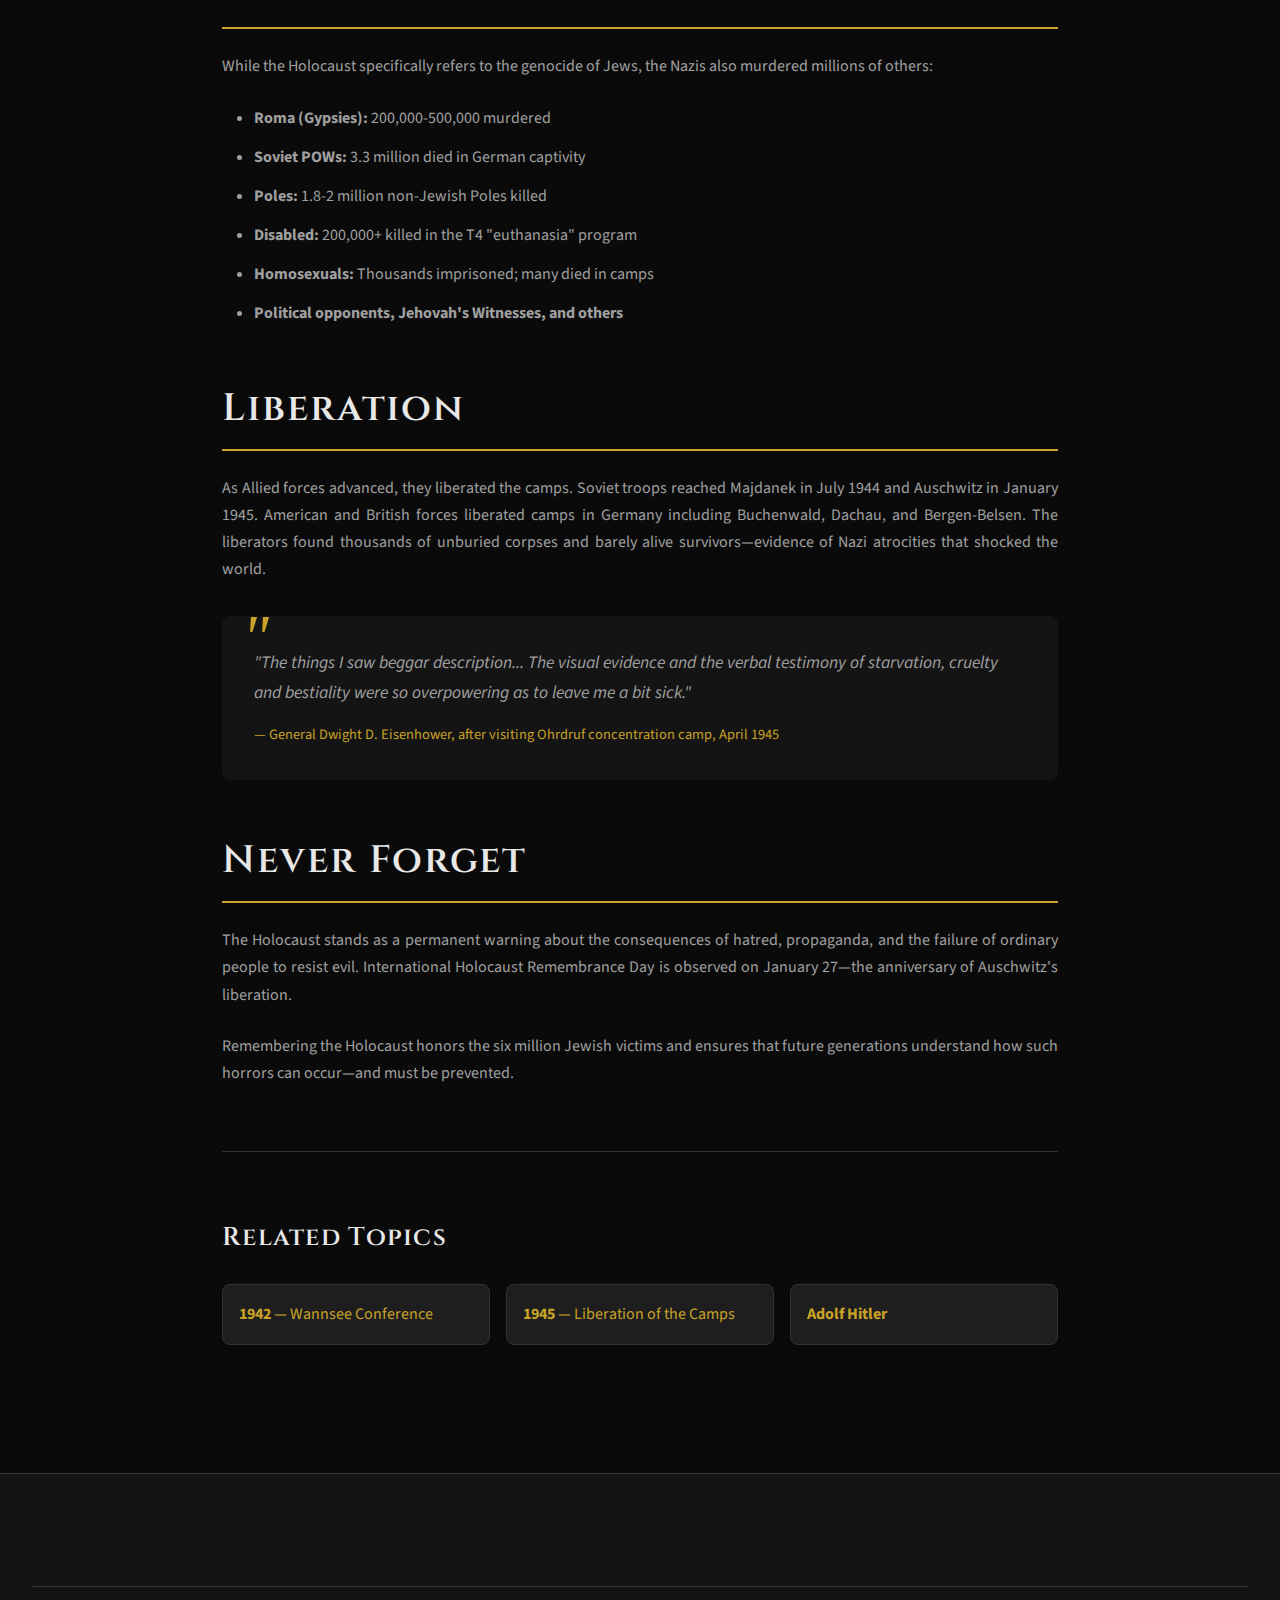
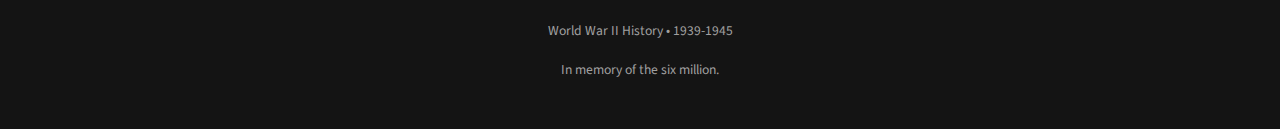
<file: pages/holocaust.html>
<!DOCTYPE html>
<html lang="en">
<head>
  <meta charset="UTF-8">
  <meta name="viewport" content="width=device-width, initial-scale=1.0">
  <title>The Holocaust | World War II History</title>
  <link rel="stylesheet" href="../css/style.css">
</head>
<body>
  <header class="site-header">
    <div class="header-content">
      <a href="../index.html" class="logo">
        <div class="logo-icon">WW2</div>
        <div class="logo-text">World War <span>II</span></div>
      </a>
      <nav class="main-nav">
        <ul>
          <li><a href="../index.html">Home</a></li>
          <li><a href="../index.html#timeline">Timeline</a></li>
          <li><a href="battles.html">Battles</a></li>
          <li><a href="leaders.html">Leaders</a></li>
          <li><a href="holocaust.html" class="active">Holocaust</a></li>
          <li><a href="atomic.html">Atomic Age</a></li>
        </ul>
      </nav>
      <button class="menu-toggle">☰</button>
    </div>
  </header>

  <section class="page-hero" style="background: linear-gradient(rgba(10,10,10,0.9), rgba(10,10,10,0.95));">
    <div class="hero-content">
      <h1>The Holocaust<span>The Shoah • 1941-1945</span></h1>
      <p class="hero-subtitle">The systematic, state-sponsored murder of six million Jews by Nazi Germany—one of history's greatest crimes against humanity.</p>
    </div>
  </section>

  <div class="page-content">
    <div class="info-box warning">
      <h4>Content Warning</h4>
      <p>This page contains information about genocide, mass murder, and the systematic persecution of Jewish people and other groups. This history is presented to honor the memory of victims and ensure such atrocities are never forgotten or repeated.</p>
    </div>

    <h2>What Was the Holocaust?</h2>
    <p>The Holocaust (also known by its Hebrew name, Shoah, meaning "catastrophe") was the systematic, state-sponsored persecution and murder of six million Jews by the Nazi regime and its collaborators between 1933 and 1945. The term refers specifically to the genocide of Jews, though the Nazis also murdered millions of others they deemed "undesirable."</p>
    <p>The Holocaust was not a sudden event but a gradual process of escalating persecution: from legal discrimination to social isolation, from forced emigration to mass murder. It represents humanity's capacity for industrial-scale evil and serves as a permanent warning about the consequences of hatred, bigotry, and totalitarianism.</p>

    <div class="stats-block">
      <div class="stat"><span class="stat-number">6 Million</span><span class="stat-label">Jews Murdered</span></div>
      <div class="stat"><span class="stat-number">2/3</span><span class="stat-label">of European Jews</span></div>
      <div class="stat"><span class="stat-number">1.5 Million</span><span class="stat-label">Children Killed</span></div>
      <div class="stat"><span class="stat-number">6</span><span class="stat-label">Death Camps</span></div>
    </div>

    <h2>Timeline of Persecution</h2>
    
    <h3>1933-1938: Legal Persecution</h3>
    <p>When Hitler came to power in January 1933, the Nazis began implementing anti-Jewish policies. The Nuremberg Laws of 1935 stripped Jews of citizenship and prohibited marriage between Jews and non-Jewish Germans. Jews were progressively excluded from professions, businesses, and public life.</p>

    <h3>November 1938: Kristallnacht</h3>
    <p>On November 9-10, 1938, Nazi-organized mobs attacked Jewish communities across Germany and Austria. Synagogues were burned, businesses destroyed, and approximately 30,000 Jewish men were sent to concentration camps. "Kristallnacht" (Night of Broken Glass) marked a turning point from legal persecution to physical violence.</p>

    <h3>1939-1941: Ghettos and Mass Shootings</h3>
    <p>Following the invasion of Poland, Nazis forced Jews into crowded ghettos. When Germany invaded the Soviet Union in June 1941, mobile killing units called Einsatzgruppen followed the army, systematically murdering Jews, Roma, and Soviet officials. Over 1.5 million Jews were shot in these massacres.</p>

    <h3>1942-1945: The Final Solution</h3>
    <p>At the Wannsee Conference in January 1942, Nazi officials coordinated the "Final Solution to the Jewish Question"—the systematic extermination of all European Jews. Six death camps were established in occupied Poland: Auschwitz-Birkenau, Treblinka, Belzec, Sobibor, Chelmno, and Majdanek.</p>

    <h2>The Death Camps</h2>
    <p>Unlike concentration camps, which were primarily for imprisonment and forced labor, death camps (extermination camps) were built specifically for mass murder. Jews from across Europe were transported by rail in cattle cars to these facilities, where most were murdered within hours of arrival.</p>

    <div class="battle-list">
      <div class="battle-item">
        <span class="battle-date">1940-1945</span>
        <div class="battle-info">
          <h4>Auschwitz-Birkenau</h4>
          <p>The largest Nazi camp complex. Approximately 1.1 million people were murdered here, including 1 million Jews. Liberated by Soviet forces on January 27, 1945.</p>
        </div>
        <span class="battle-theater">Poland</span>
      </div>
      <div class="battle-item">
        <span class="battle-date">1942-1943</span>
        <div class="battle-info">
          <h4>Treblinka</h4>
          <p>Approximately 870,000 Jews were murdered at Treblinka, including most of the Warsaw Ghetto's inhabitants.</p>
        </div>
        <span class="battle-theater">Poland</span>
      </div>
      <div class="battle-item">
        <span class="battle-date">1942</span>
        <div class="battle-info">
          <h4>Belzec</h4>
          <p>Approximately 430,000-500,000 Jews were murdered at this camp.</p>
        </div>
        <span class="battle-theater">Poland</span>
      </div>
      <div class="battle-item">
        <span class="battle-date">1942-1943</span>
        <div class="battle-info">
          <h4>Sobibor</h4>
          <p>Approximately 170,000-250,000 Jews murdered. Site of a prisoner revolt in October 1943.</p>
        </div>
        <span class="battle-theater">Poland</span>
      </div>
    </div>

    <h2>Other Victims</h2>
    <p>While the Holocaust specifically refers to the genocide of Jews, the Nazis also murdered millions of others:</p>
    <ul>
      <li><strong>Roma (Gypsies):</strong> 200,000-500,000 murdered</li>
      <li><strong>Soviet POWs:</strong> 3.3 million died in German captivity</li>
      <li><strong>Poles:</strong> 1.8-2 million non-Jewish Poles killed</li>
      <li><strong>Disabled:</strong> 200,000+ killed in the T4 "euthanasia" program</li>
      <li><strong>Homosexuals:</strong> Thousands imprisoned; many died in camps</li>
      <li><strong>Political opponents, Jehovah's Witnesses, and others</strong></li>
    </ul>

    <h2>Liberation</h2>
    <p>As Allied forces advanced, they liberated the camps. Soviet troops reached Majdanek in July 1944 and Auschwitz in January 1945. American and British forces liberated camps in Germany including Buchenwald, Dachau, and Bergen-Belsen. The liberators found thousands of unburied corpses and barely alive survivors—evidence of Nazi atrocities that shocked the world.</p>

    <div class="quote-block">
      "The things I saw beggar description... The visual evidence and the verbal testimony of starvation, cruelty and bestiality were so overpowering as to leave me a bit sick."
      <cite>— General Dwight D. Eisenhower, after visiting Ohrdruf concentration camp, April 1945</cite>
    </div>

    <h2>Never Forget</h2>
    <p>The Holocaust stands as a permanent warning about the consequences of hatred, propaganda, and the failure of ordinary people to resist evil. International Holocaust Remembrance Day is observed on January 27—the anniversary of Auschwitz's liberation.</p>
    <p>Remembering the Holocaust honors the six million Jewish victims and ensures that future generations understand how such horrors can occur—and must be prevented.</p>

    <div class="related-links">
      <h3>Related Topics</h3>
      <div class="related-grid">
        <a href="1942.html" class="related-link"><strong>1942</strong> — Wannsee Conference</a>
        <a href="1945.html" class="related-link"><strong>1945</strong> — Liberation of the Camps</a>
        <a href="leaders.html#hitler" class="related-link"><strong>Adolf Hitler</strong></a>
      </div>
    </div>
  </div>

  <footer class="site-footer">
    <div class="footer-bottom">
      <p>World War II History • 1939-1945</p>
      <p style="margin-top: 0.5rem;">In memory of the six million.</p>
    </div>
  </footer>
  <button class="back-to-top">↑</button>
  <script src="../js/main.js"></script>
</body>
</html>
</file>
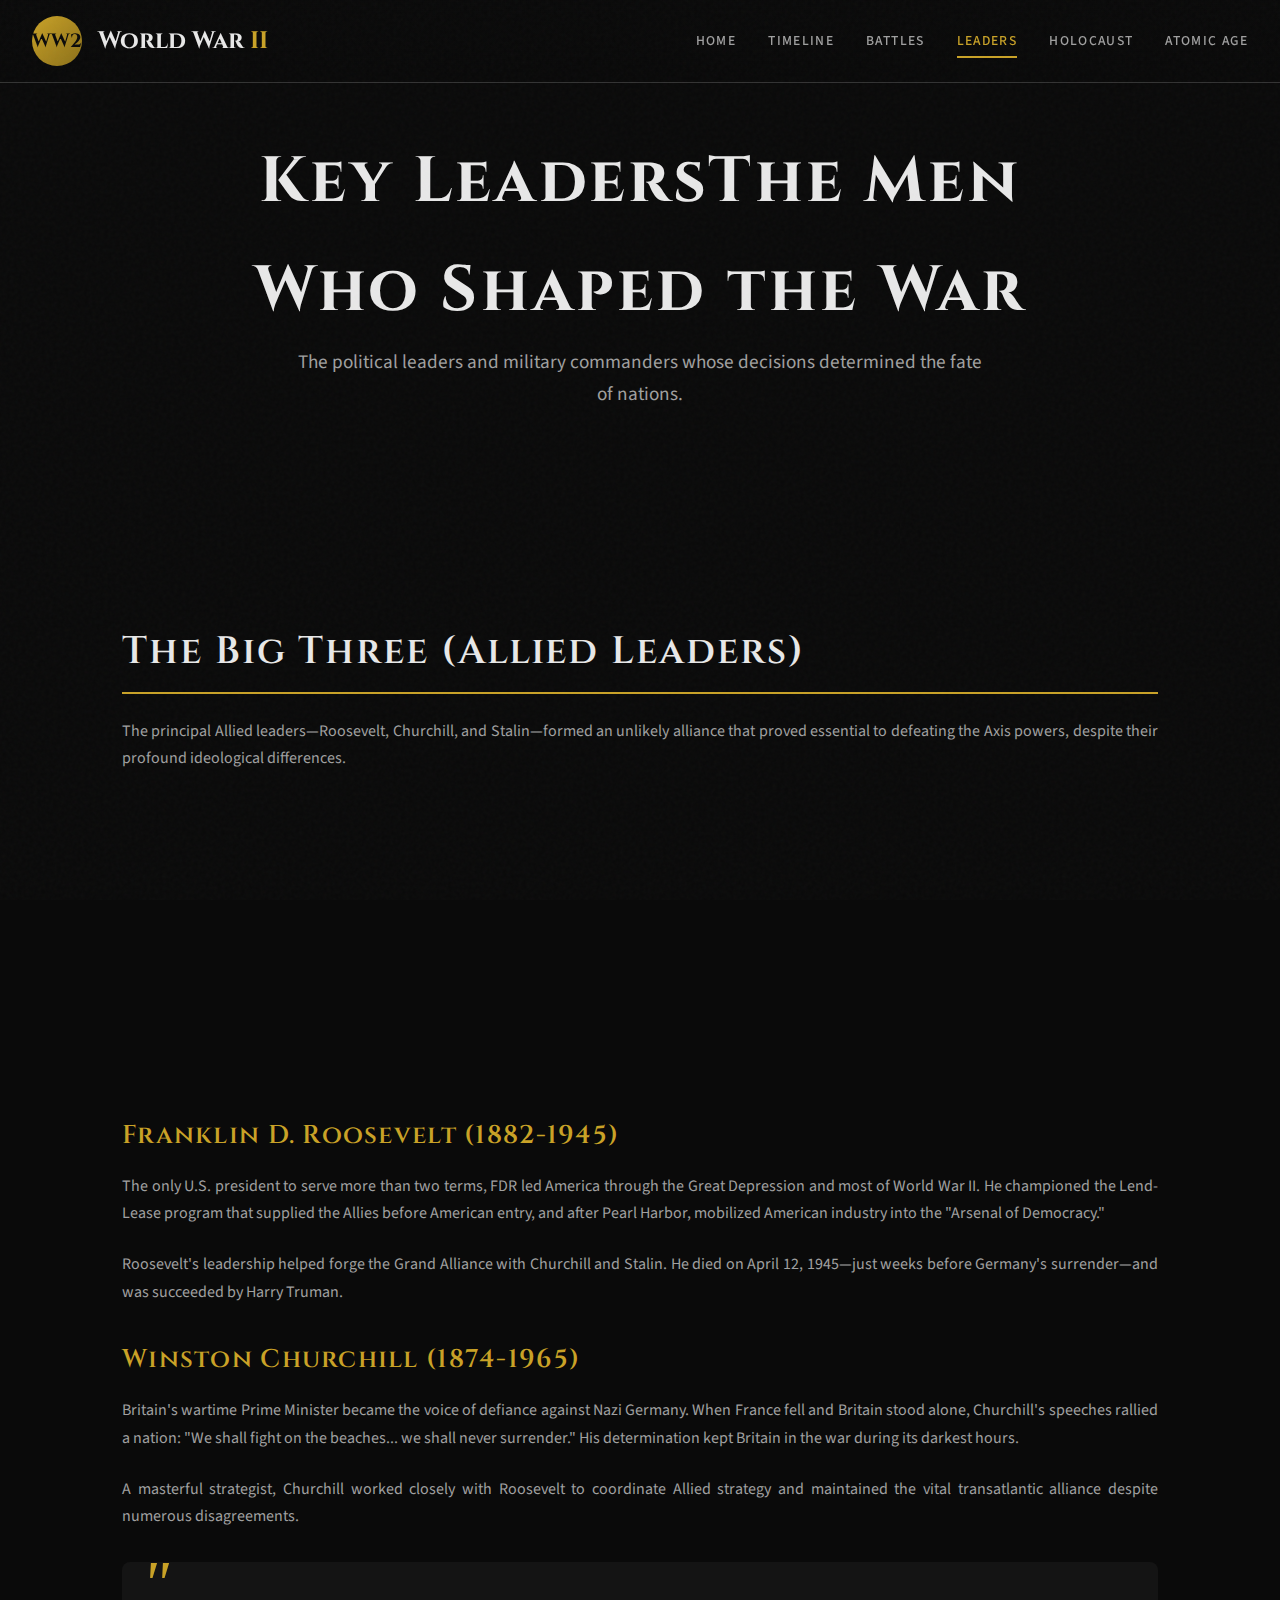
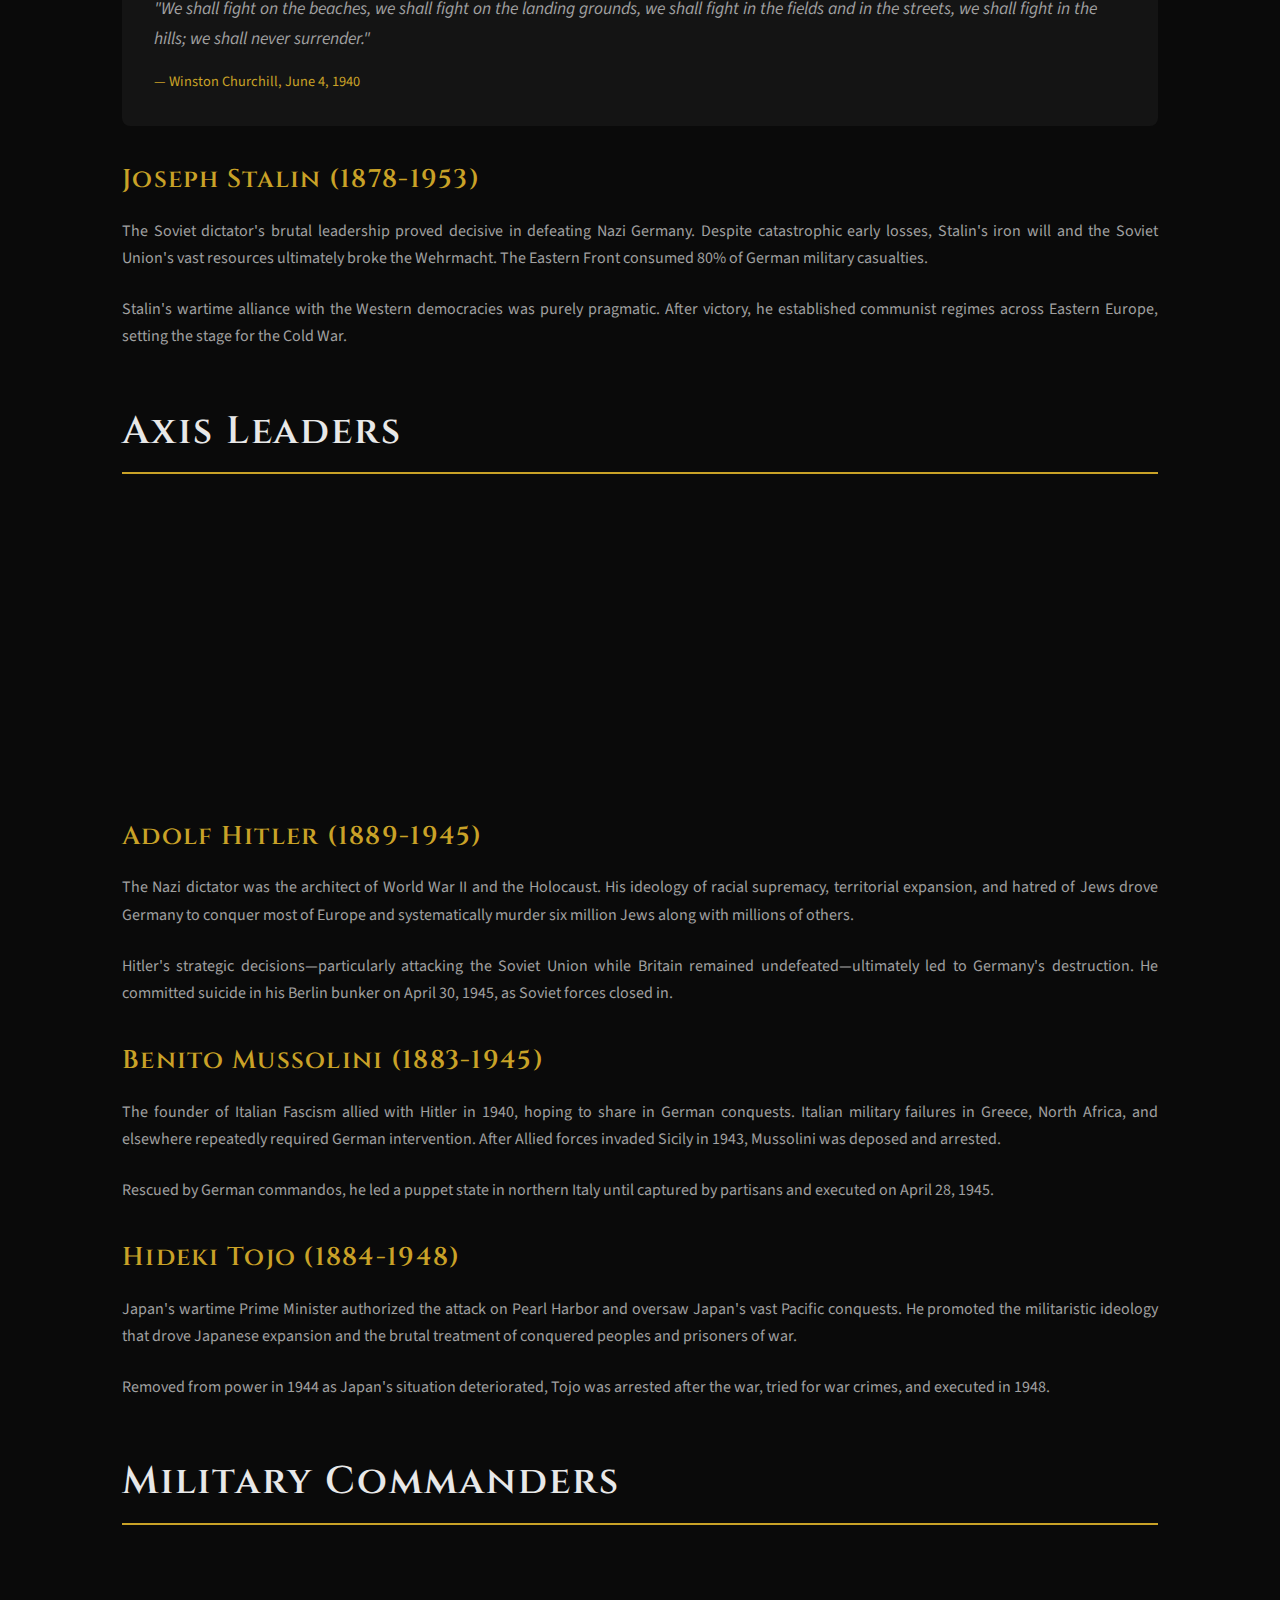
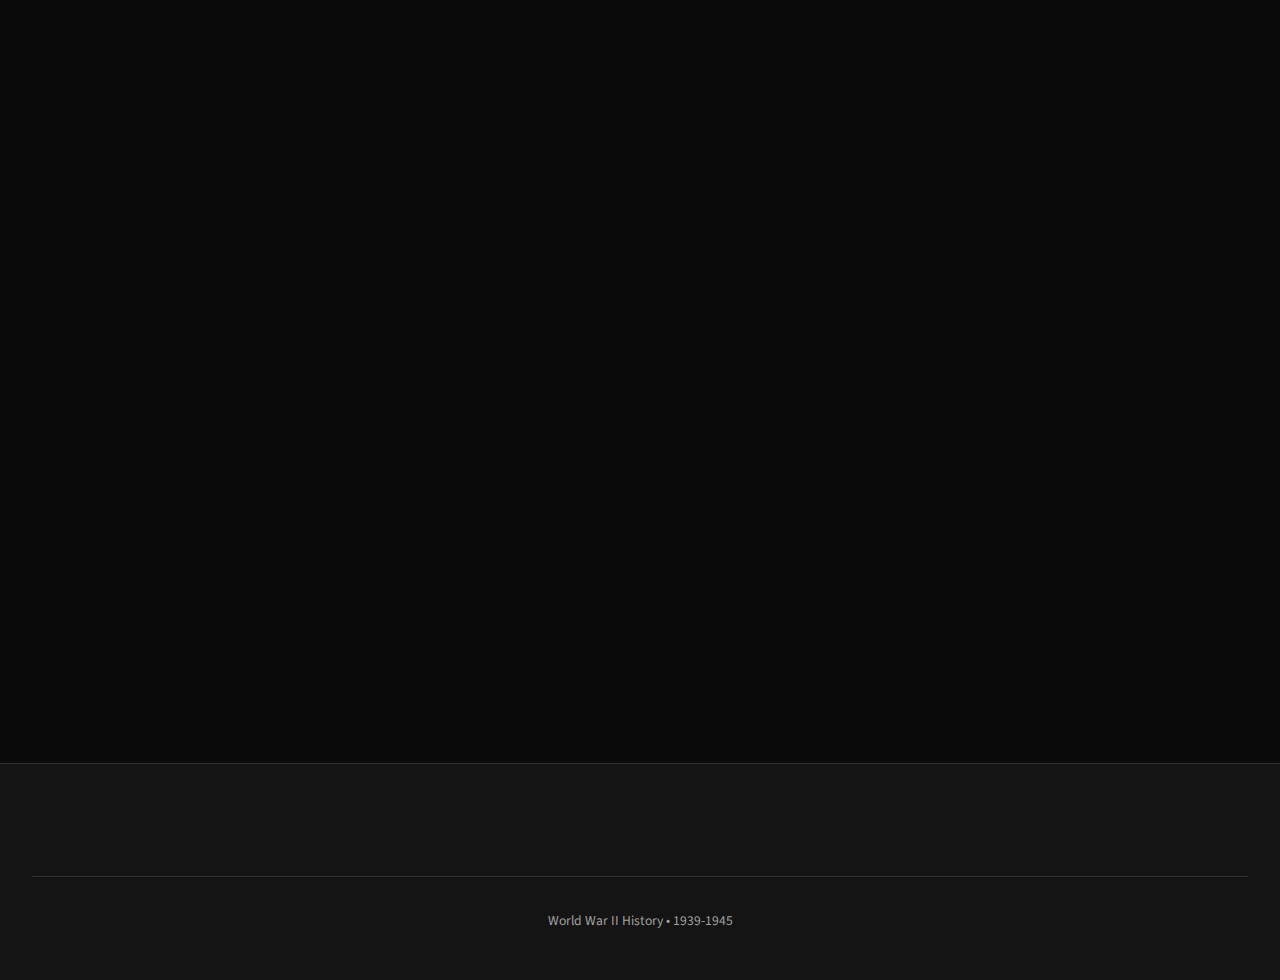
<file: pages/leaders.html>
<!DOCTYPE html>
<html lang="en">
<head>
  <meta charset="UTF-8">
  <meta name="viewport" content="width=device-width, initial-scale=1.0">
  <title>Key Leaders | World War II History</title>
  <link rel="stylesheet" href="../css/style.css">
</head>
<body>
  <header class="site-header">
    <div class="header-content">
      <a href="../index.html" class="logo">
        <div class="logo-icon">WW2</div>
        <div class="logo-text">World War <span>II</span></div>
      </a>
      <nav class="main-nav">
        <ul>
          <li><a href="../index.html">Home</a></li>
          <li><a href="../index.html#timeline">Timeline</a></li>
          <li><a href="battles.html">Battles</a></li>
          <li><a href="leaders.html" class="active">Leaders</a></li>
          <li><a href="holocaust.html">Holocaust</a></li>
          <li><a href="atomic.html">Atomic Age</a></li>
        </ul>
      </nav>
      <button class="menu-toggle">☰</button>
    </div>
  </header>

  <section class="page-hero">
    <div class="hero-content">
      <h1>Key Leaders<span>The Men Who Shaped the War</span></h1>
      <p class="hero-subtitle">The political leaders and military commanders whose decisions determined the fate of nations.</p>
    </div>
  </section>

  <div class="page-content" style="max-width: 1100px;">
    <h2>The Big Three (Allied Leaders)</h2>
    <p>The principal Allied leaders—Roosevelt, Churchill, and Stalin—formed an unlikely alliance that proved essential to defeating the Axis powers, despite their profound ideological differences.</p>

    <div class="leaders-grid" style="margin: 2rem 0;">
      <div class="leader-card allies" id="roosevelt">
        <div class="leader-avatar" style="background: url('https://pngimg.com/uploads/franklin_roosevelt/franklin_roosevelt_PNG23.png') center/cover;"></div>
        <h4>Franklin D. Roosevelt</h4>
        <p class="leader-role">President of the United States</p>
        <p class="leader-nation">1933-1945</p>
      </div>
      <div class="leader-card allies" id="churchill">
        <div class="leader-avatar" style="background: url('https://pngimg.com/uploads/winston_churchill/winston_churchill_PNG27.png') center/cover;"></div>
        <h4>Winston Churchill</h4>
        <p class="leader-role">Prime Minister</p>
        <p class="leader-nation">United Kingdom</p>
      </div>
      <div class="leader-card allies" id="stalin">
        <div class="leader-avatar" style="background: url('https://pngimg.com/uploads/stalin/stalin_PNG5.png') center/cover;"></div>
        <h4>Joseph Stalin</h4>
        <p class="leader-role">Premier</p>
        <p class="leader-nation">Soviet Union</p>
      </div>
    </div>

    <h3 id="roosevelt">Franklin D. Roosevelt (1882-1945)</h3>
    <p>The only U.S. president to serve more than two terms, FDR led America through the Great Depression and most of World War II. He championed the Lend-Lease program that supplied the Allies before American entry, and after Pearl Harbor, mobilized American industry into the "Arsenal of Democracy."</p>
    <p>Roosevelt's leadership helped forge the Grand Alliance with Churchill and Stalin. He died on April 12, 1945—just weeks before Germany's surrender—and was succeeded by Harry Truman.</p>

    <h3 id="churchill">Winston Churchill (1874-1965)</h3>
    <p>Britain's wartime Prime Minister became the voice of defiance against Nazi Germany. When France fell and Britain stood alone, Churchill's speeches rallied a nation: "We shall fight on the beaches... we shall never surrender." His determination kept Britain in the war during its darkest hours.</p>
    <p>A masterful strategist, Churchill worked closely with Roosevelt to coordinate Allied strategy and maintained the vital transatlantic alliance despite numerous disagreements.</p>

    <div class="quote-block">
      "We shall fight on the beaches, we shall fight on the landing grounds, we shall fight in the fields and in the streets, we shall fight in the hills; we shall never surrender."
      <cite>— Winston Churchill, June 4, 1940</cite>
    </div>

    <h3 id="stalin">Joseph Stalin (1878-1953)</h3>
    <p>The Soviet dictator's brutal leadership proved decisive in defeating Nazi Germany. Despite catastrophic early losses, Stalin's iron will and the Soviet Union's vast resources ultimately broke the Wehrmacht. The Eastern Front consumed 80% of German military casualties.</p>
    <p>Stalin's wartime alliance with the Western democracies was purely pragmatic. After victory, he established communist regimes across Eastern Europe, setting the stage for the Cold War.</p>

    <h2>Axis Leaders</h2>

    <div class="leaders-grid" style="margin: 2rem 0;">
      <div class="leader-card axis" id="hitler">
        <div class="leader-avatar" style="background: url('https://pngimg.com/uploads/hitler/hitler_PNG1.png') center/cover;"></div>
        <h4>Adolf Hitler</h4>
        <p class="leader-role">Führer</p>
        <p class="leader-nation">Nazi Germany</p>
      </div>
      <div class="leader-card axis" id="mussolini">
        <div class="leader-avatar" style="background: url('https://pngimg.com/uploads/mussolini/mussolini_PNG1.png') center/cover;"></div>
        <h4>Benito Mussolini</h4>
        <p class="leader-role">Il Duce</p>
        <p class="leader-nation">Italy</p>
      </div>
      <div class="leader-card axis" id="tojo">
        <div class="leader-avatar" style="background: #2a2a2a url('https://upload.wikimedia.org/wikipedia/commons/thumb/a/a5/Hideki_Tojo.jpg/220px-Hideki_Tojo.jpg') center/cover;"></div>
        <h4>Hideki Tojo</h4>
        <p class="leader-role">Prime Minister</p>
        <p class="leader-nation">Japan</p>
      </div>
    </div>

    <h3 id="hitler">Adolf Hitler (1889-1945)</h3>
    <p>The Nazi dictator was the architect of World War II and the Holocaust. His ideology of racial supremacy, territorial expansion, and hatred of Jews drove Germany to conquer most of Europe and systematically murder six million Jews along with millions of others.</p>
    <p>Hitler's strategic decisions—particularly attacking the Soviet Union while Britain remained undefeated—ultimately led to Germany's destruction. He committed suicide in his Berlin bunker on April 30, 1945, as Soviet forces closed in.</p>

    <h3 id="mussolini">Benito Mussolini (1883-1945)</h3>
    <p>The founder of Italian Fascism allied with Hitler in 1940, hoping to share in German conquests. Italian military failures in Greece, North Africa, and elsewhere repeatedly required German intervention. After Allied forces invaded Sicily in 1943, Mussolini was deposed and arrested.</p>
    <p>Rescued by German commandos, he led a puppet state in northern Italy until captured by partisans and executed on April 28, 1945.</p>

    <h3 id="tojo">Hideki Tojo (1884-1948)</h3>
    <p>Japan's wartime Prime Minister authorized the attack on Pearl Harbor and oversaw Japan's vast Pacific conquests. He promoted the militaristic ideology that drove Japanese expansion and the brutal treatment of conquered peoples and prisoners of war.</p>
    <p>Removed from power in 1944 as Japan's situation deteriorated, Tojo was arrested after the war, tried for war crimes, and executed in 1948.</p>

    <h2>Military Commanders</h2>
    <div class="leaders-grid" style="margin: 2rem 0;">
      <div class="leader-card allies">
        <div class="leader-avatar" style="background: url('https://upload.wikimedia.org/wikipedia/commons/thumb/6/63/Dwight_D._Eisenhower%2C_official_photo_portrait%2C_May_29%2C_1959.jpg/220px-Dwight_D._Eisenhower%2C_official_photo_portrait%2C_May_29%2C_1959.jpg') center/cover;"></div>
        <h4>Dwight Eisenhower</h4>
        <p class="leader-role">Supreme Allied Commander</p>
        <p class="leader-nation">United States</p>
      </div>
      <div class="leader-card allies">
        <div class="leader-avatar" style="background: url('https://upload.wikimedia.org/wikipedia/commons/thumb/7/78/Douglas_MacArthur_smoking_his_corncob_pipe.jpg/220px-Douglas_MacArthur_smoking_his_corncob_pipe.jpg') center/cover;"></div>
        <h4>Douglas MacArthur</h4>
        <p class="leader-role">Pacific Commander</p>
        <p class="leader-nation">United States</p>
      </div>
      <div class="leader-card allies">
        <div class="leader-avatar" style="background: url('https://upload.wikimedia.org/wikipedia/commons/thumb/e/e5/Georgy_Zhukov_in_1940.jpg/220px-Georgy_Zhukov_in_1940.jpg') center/cover;"></div>
        <h4>Georgy Zhukov</h4>
        <p class="leader-role">Marshal</p>
        <p class="leader-nation">Soviet Union</p>
      </div>
      <div class="leader-card allies">
        <div class="leader-avatar" style="background: url('https://upload.wikimedia.org/wikipedia/commons/thumb/7/71/General_Sir_Bernard_Montgomery_in_England%2C_1943_TR1036.jpg/220px-General_Sir_Bernard_Montgomery_in_England%2C_1943_TR1036.jpg') center/cover;"></div>
        <h4>Bernard Montgomery</h4>
        <p class="leader-role">Field Marshal</p>
        <p class="leader-nation">United Kingdom</p>
      </div>
      <div class="leader-card axis">
        <div class="leader-avatar" style="background: url('https://upload.wikimedia.org/wikipedia/commons/thumb/8/86/Bundesarchiv_Bild_146-1973-012-43%2C_Erwin_Rommel.jpg/220px-Bundesarchiv_Bild_146-1973-012-43%2C_Erwin_Rommel.jpg') center/cover;"></div>
        <h4>Erwin Rommel</h4>
        <p class="leader-role">"Desert Fox"</p>
        <p class="leader-nation">Germany</p>
      </div>
      <div class="leader-card axis">
        <div class="leader-avatar" style="background: url('https://upload.wikimedia.org/wikipedia/commons/thumb/8/8a/Isoroku_Yamamoto.jpg/220px-Isoroku_Yamamoto.jpg') center/cover;"></div>
        <h4>Isoroku Yamamoto</h4>
        <p class="leader-role">Admiral</p>
        <p class="leader-nation">Japan</p>
      </div>
    </div>
  </div>

  <footer class="site-footer">
    <div class="footer-bottom"><p>World War II History • 1939-1945</p></div>
  </footer>
  <button class="back-to-top">↑</button>
  <script src="../js/main.js"></script>
</body>
</html>
</file>
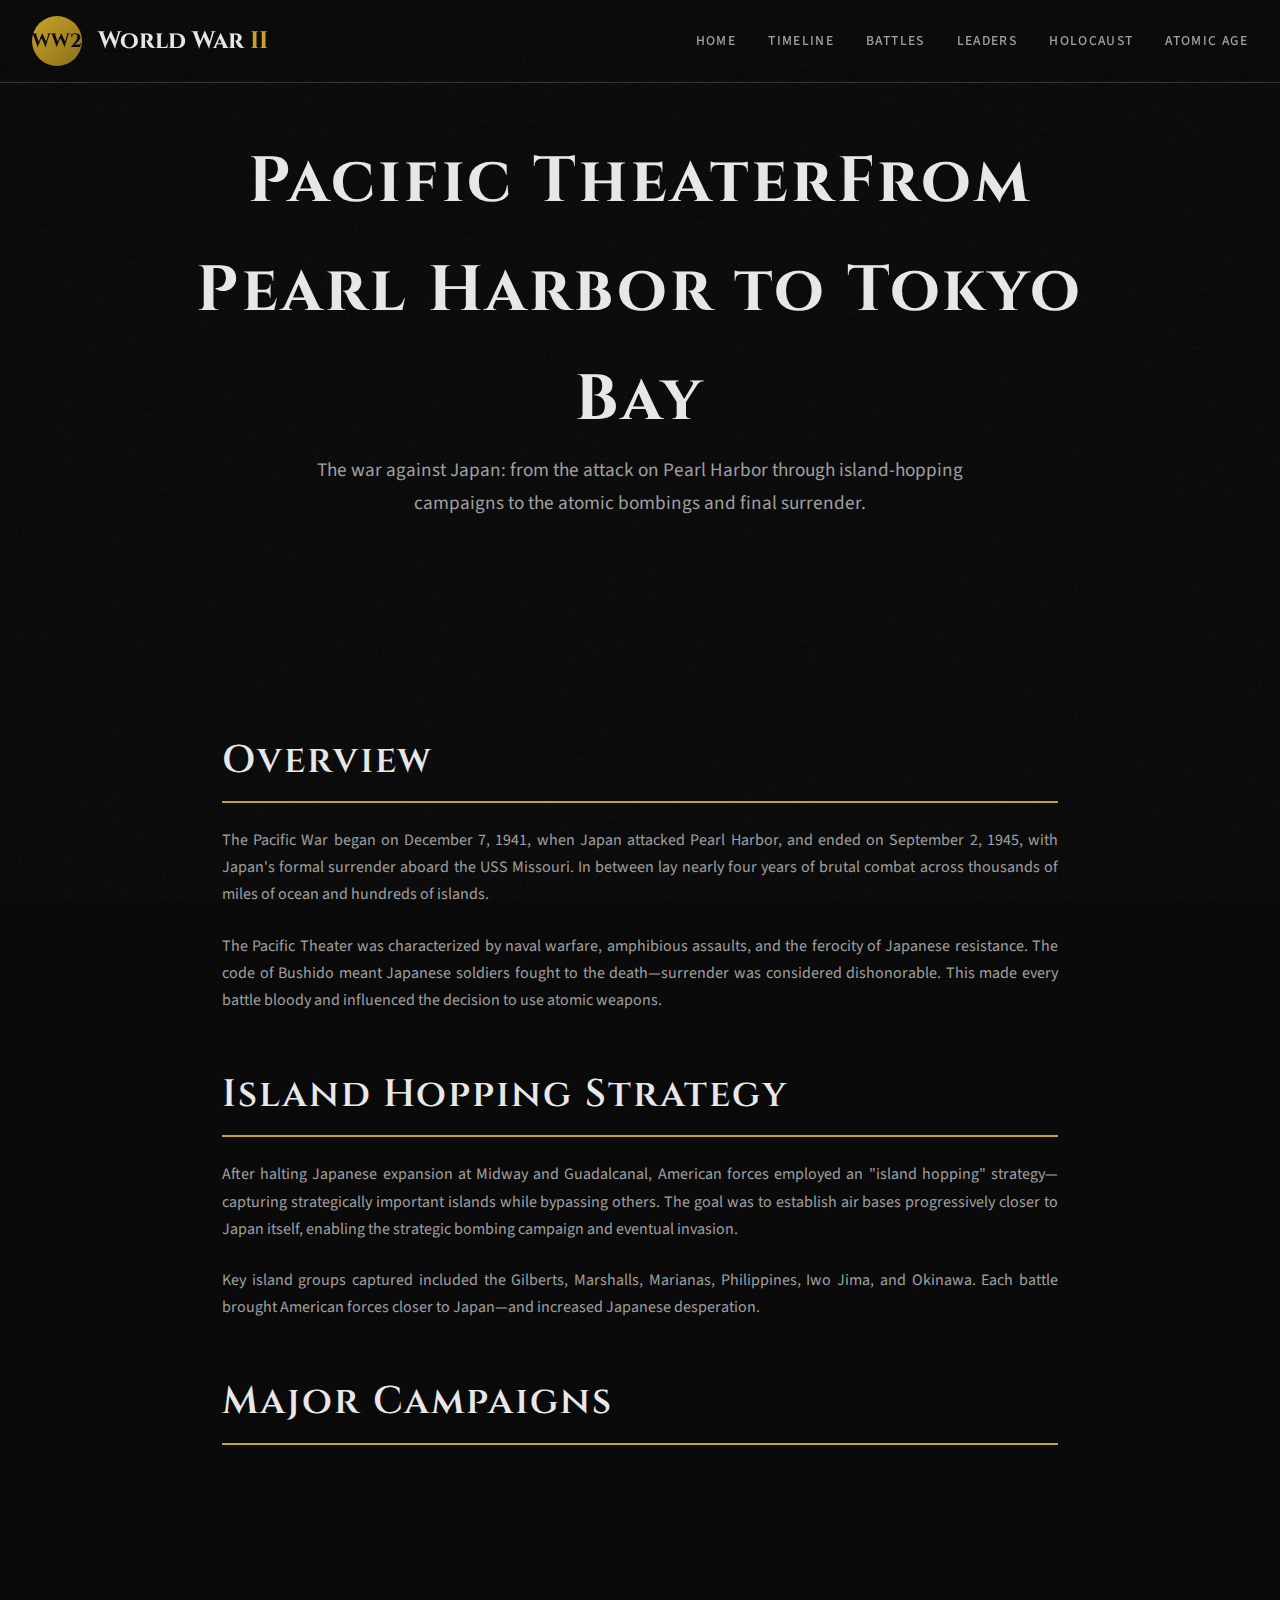
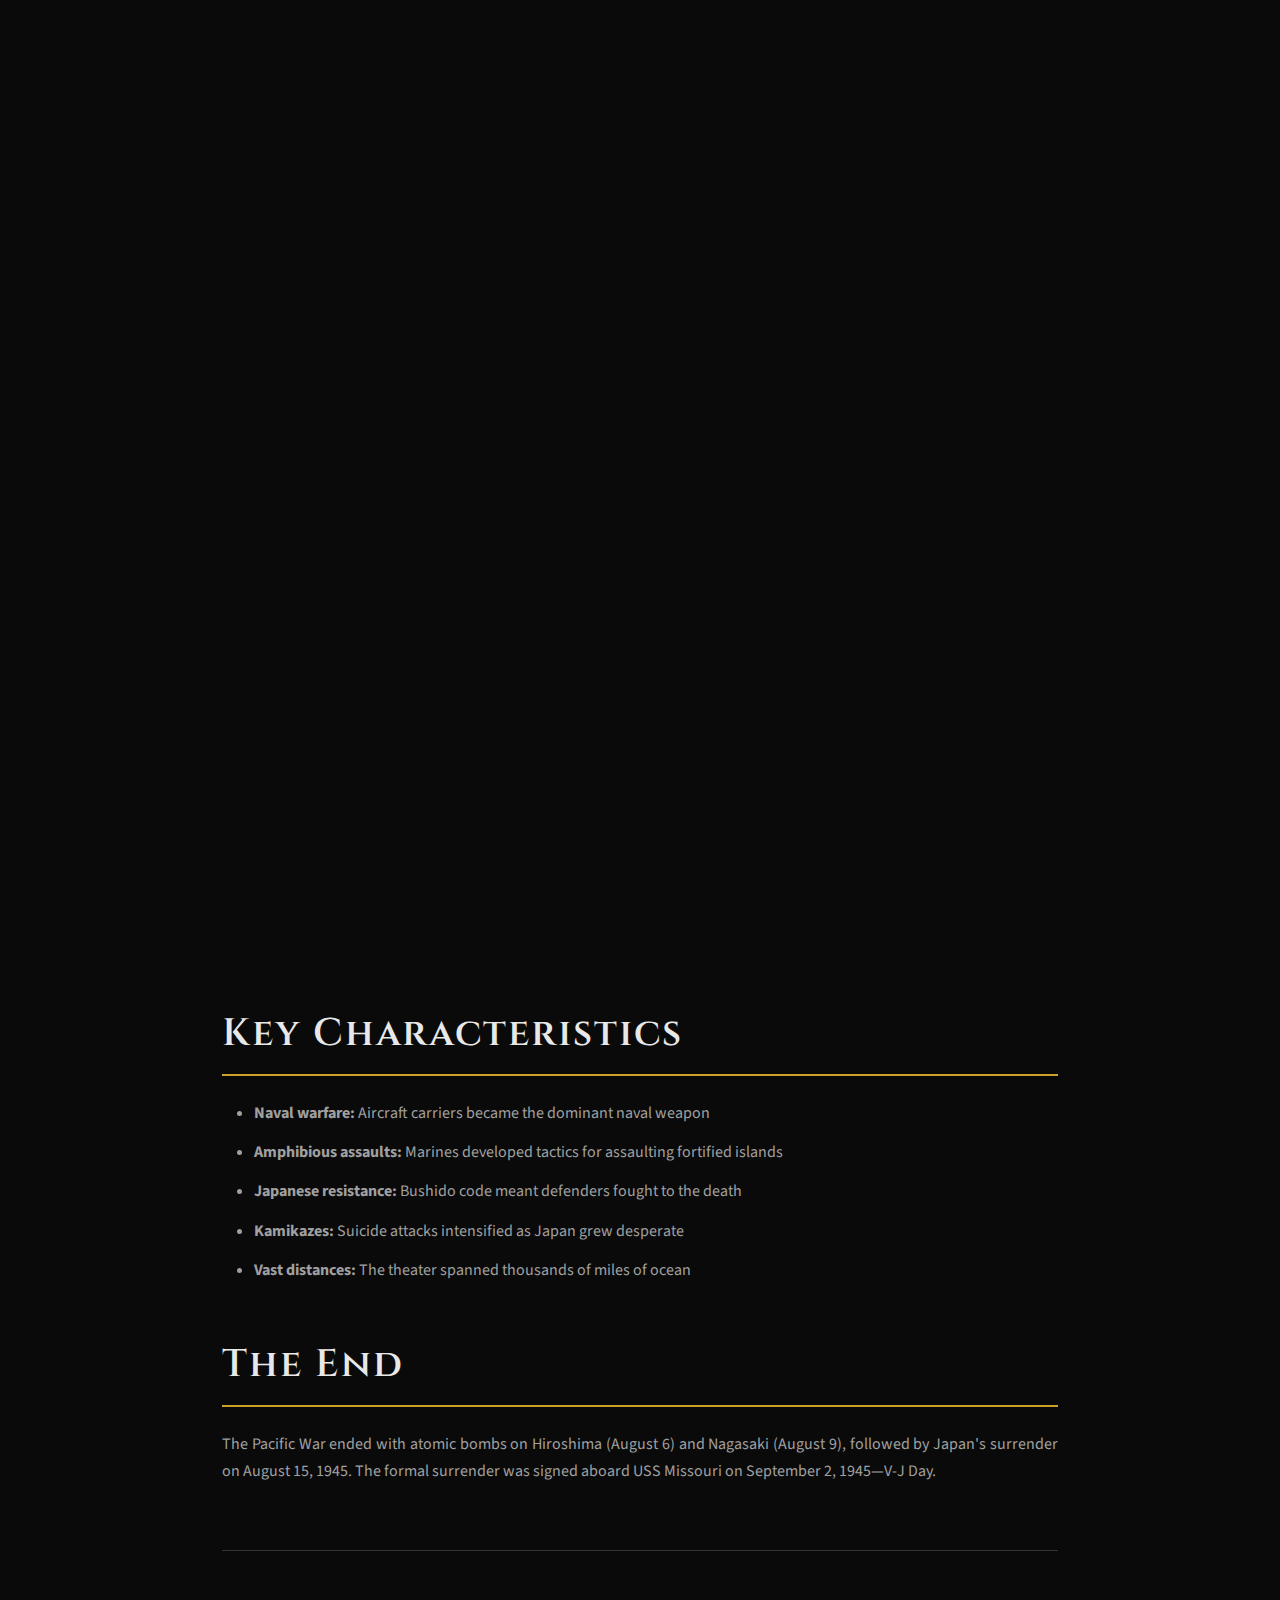
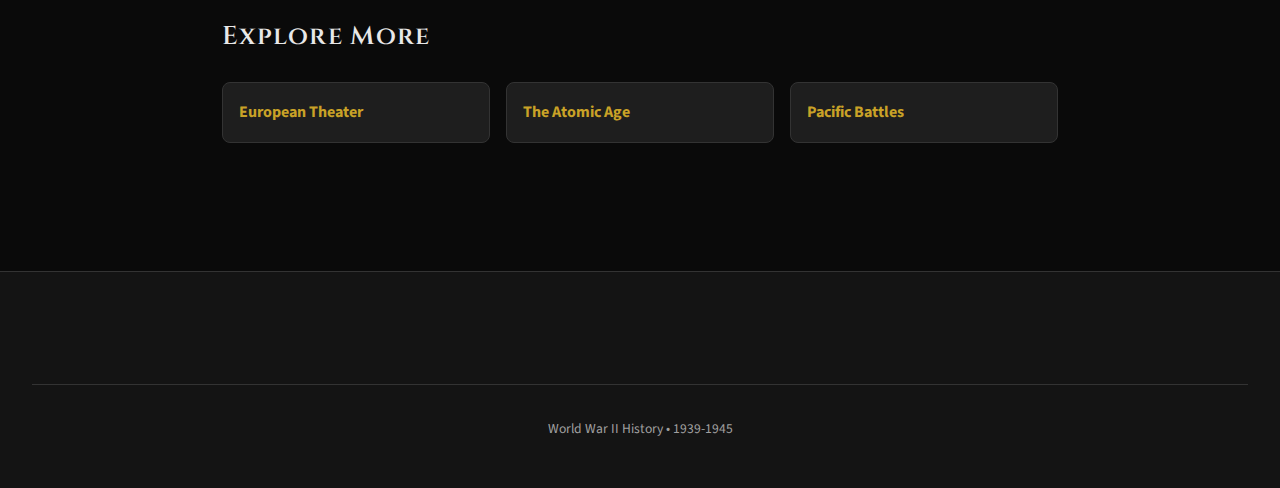
<file: pages/pacific-theater.html>
<!DOCTYPE html>
<html lang="en">
<head>
  <meta charset="UTF-8">
  <meta name="viewport" content="width=device-width, initial-scale=1.0">
  <title>Pacific Theater | World War II History</title>
  <link rel="stylesheet" href="../css/style.css">
</head>
<body>
  <header class="site-header">
    <div class="header-content">
      <a href="../index.html" class="logo">
        <div class="logo-icon">WW2</div>
        <div class="logo-text">World War <span>II</span></div>
      </a>
      <nav class="main-nav">
        <ul>
          <li><a href="../index.html">Home</a></li>
          <li><a href="../index.html#timeline">Timeline</a></li>
          <li><a href="battles.html">Battles</a></li>
          <li><a href="leaders.html">Leaders</a></li>
          <li><a href="holocaust.html">Holocaust</a></li>
          <li><a href="atomic.html">Atomic Age</a></li>
        </ul>
      </nav>
      <button class="menu-toggle">☰</button>
    </div>
  </header>

  <section class="page-hero">
    <div class="hero-content">
      <h1>Pacific Theater<span>From Pearl Harbor to Tokyo Bay</span></h1>
      <p class="hero-subtitle">The war against Japan: from the attack on Pearl Harbor through island-hopping campaigns to the atomic bombings and final surrender.</p>
    </div>
  </section>

  <div class="page-content">
    <h2>Overview</h2>
    <p>The Pacific War began on December 7, 1941, when Japan attacked Pearl Harbor, and ended on September 2, 1945, with Japan's formal surrender aboard the USS Missouri. In between lay nearly four years of brutal combat across thousands of miles of ocean and hundreds of islands.</p>
    <p>The Pacific Theater was characterized by naval warfare, amphibious assaults, and the ferocity of Japanese resistance. The code of Bushido meant Japanese soldiers fought to the death—surrender was considered dishonorable. This made every battle bloody and influenced the decision to use atomic weapons.</p>

    <h2>Island Hopping Strategy</h2>
    <p>After halting Japanese expansion at Midway and Guadalcanal, American forces employed an "island hopping" strategy—capturing strategically important islands while bypassing others. The goal was to establish air bases progressively closer to Japan itself, enabling the strategic bombing campaign and eventual invasion.</p>
    <p>Key island groups captured included the Gilberts, Marshalls, Marianas, Philippines, Iwo Jima, and Okinawa. Each battle brought American forces closer to Japan—and increased Japanese desperation.</p>

    <h2>Major Campaigns</h2>
    <div class="battle-list">
      <a href="battles.html#pearl-harbor" class="battle-item">
        <span class="battle-date">Dec 7, 1941</span>
        <div class="battle-info">
          <h4>Attack on Pearl Harbor</h4>
          <p>Japan's surprise attack brings America into the war. "A date which will live in infamy."</p>
        </div>
        <span class="battle-theater">Hawaii</span>
      </a>
      <a href="battles.html#midway" class="battle-item">
        <span class="battle-date">June 1942</span>
        <div class="battle-info">
          <h4>Battle of Midway</h4>
          <p>Turning point: U.S. destroys 4 Japanese carriers. Japan loses offensive capability.</p>
        </div>
        <span class="battle-theater">Central Pacific</span>
      </a>
      <a href="battles.html#guadalcanal" class="battle-item">
        <span class="battle-date">Aug 1942 - Feb 1943</span>
        <div class="battle-info">
          <h4>Guadalcanal</h4>
          <p>First major Allied offensive. Six months of brutal fighting proves Japan can be stopped.</p>
        </div>
        <span class="battle-theater">Solomon Islands</span>
      </a>
      <a href="battles.html#leyte-gulf" class="battle-item">
        <span class="battle-date">Oct 1944</span>
        <div class="battle-info">
          <h4>Battle of Leyte Gulf</h4>
          <p>Largest naval battle in history. Japanese navy effectively destroyed.</p>
        </div>
        <span class="battle-theater">Philippines</span>
      </a>
      <a href="battles.html#iwo-jima" class="battle-item">
        <span class="battle-date">Feb-Mar 1945</span>
        <div class="battle-info">
          <h4>Battle of Iwo Jima</h4>
          <p>Iconic flag-raising. 6,800 Americans killed; nearly all 21,000 Japanese defenders died.</p>
        </div>
        <span class="battle-theater">Iwo Jima</span>
      </a>
      <a href="battles.html#okinawa" class="battle-item">
        <span class="battle-date">Apr-June 1945</span>
        <div class="battle-info">
          <h4>Battle of Okinawa</h4>
          <p>Bloodiest Pacific battle. Mass kamikaze attacks. Influenced decision to use atomic bombs.</p>
        </div>
        <span class="battle-theater">Okinawa</span>
      </a>
      <a href="atomic.html" class="battle-item">
        <span class="battle-date">Aug 6 & 9, 1945</span>
        <div class="battle-info">
          <h4>Atomic Bombings</h4>
          <p>Hiroshima and Nagasaki. The only use of nuclear weapons in warfare.</p>
        </div>
        <span class="battle-theater">Japan</span>
      </a>
    </div>

    <h2>Key Characteristics</h2>
    <ul>
      <li><strong>Naval warfare:</strong> Aircraft carriers became the dominant naval weapon</li>
      <li><strong>Amphibious assaults:</strong> Marines developed tactics for assaulting fortified islands</li>
      <li><strong>Japanese resistance:</strong> Bushido code meant defenders fought to the death</li>
      <li><strong>Kamikazes:</strong> Suicide attacks intensified as Japan grew desperate</li>
      <li><strong>Vast distances:</strong> The theater spanned thousands of miles of ocean</li>
    </ul>

    <h2>The End</h2>
    <p>The Pacific War ended with atomic bombs on Hiroshima (August 6) and Nagasaki (August 9), followed by Japan's surrender on August 15, 1945. The formal surrender was signed aboard USS Missouri on September 2, 1945—V-J Day.</p>

    <div class="related-links">
      <h3>Explore More</h3>
      <div class="related-grid">
        <a href="european-theater.html" class="related-link"><strong>European Theater</strong></a>
        <a href="atomic.html" class="related-link"><strong>The Atomic Age</strong></a>
        <a href="battles.html#pacific" class="related-link"><strong>Pacific Battles</strong></a>
      </div>
    </div>
  </div>

  <footer class="site-footer">
    <div class="footer-bottom"><p>World War II History • 1939-1945</p></div>
  </footer>
  <button class="back-to-top">↑</button>
  <script src="../js/main.js"></script>
</body>
</html>
</file>
<file: css/style.css>
/* WW2 History Website - Main Stylesheet */
/* Dark, cinematic war memorial theme */

@import url('https://fonts.googleapis.com/css2?family=Cinzel:wght@400;600;700&family=Source+Sans+Pro:wght@300;400;600;700&family=Special+Elite&display=swap');

:root {
  --primary-bg: #0a0a0a;
  --secondary-bg: #141414;
  --tertiary-bg: #1a1a1a;
  --card-bg: #1e1e1e;
  --accent-gold: #c9a227;
  --accent-gold-dim: #8b7019;
  --accent-red: #8b0000;
  --accent-red-bright: #cc0000;
  --text-primary: #e8e8e8;
  --text-secondary: #a0a0a0;
  --text-muted: #666;
  --border-color: #333;
  --allies-blue: #1e3a5f;
  --axis-red: #5c1a1a;
  --timeline-line: #3a3a3a;
  --shadow-heavy: 0 10px 40px rgba(0, 0, 0, 0.8);
  --shadow-light: 0 4px 15px rgba(0, 0, 0, 0.5);
  --grain-opacity: 0.03;
}

* {
  margin: 0;
  padding: 0;
  box-sizing: border-box;
}

html {
  scroll-behavior: smooth;
}

body {
  font-family: 'Source Sans Pro', sans-serif;
  background-color: var(--primary-bg);
  color: var(--text-primary);
  line-height: 1.7;
  min-height: 100vh;
  position: relative;
  overflow-x: hidden;
}

/* Film grain overlay */
body::before {
  content: '';
  position: fixed;
  top: 0;
  left: 0;
  width: 100%;
  height: 100%;
  pointer-events: none;
  background-image: url("data:image/svg+xml,%3Csvg viewBox='0 0 256 256' xmlns='http://www.w3.org/2000/svg'%3E%3Cfilter id='noise'%3E%3CfeTurbulence type='fractalNoise' baseFrequency='0.9' numOctaves='4' stitchTiles='stitch'/%3E%3C/filter%3E%3Crect width='100%25' height='100%25' filter='url(%23noise)'/%3E%3C/svg%3E");
  opacity: var(--grain-opacity);
  z-index: 9999;
}

/* Typography */
h1, h2, h3, h4, h5, h6 {
  font-family: 'Cinzel', serif;
  color: var(--text-primary);
  letter-spacing: 0.05em;
}

h1 { font-size: clamp(2rem, 5vw, 4rem); font-weight: 700; }
h2 { font-size: clamp(1.5rem, 3vw, 2.5rem); font-weight: 600; }
h3 { font-size: clamp(1.2rem, 2vw, 1.8rem); font-weight: 600; }
h4 { font-size: 1.3rem; font-weight: 600; }

p {
  color: var(--text-secondary);
  margin-bottom: 1rem;
}

a {
  color: var(--accent-gold);
  text-decoration: none;
  transition: all 0.3s ease;
}

a:hover {
  color: var(--text-primary);
  text-shadow: 0 0 10px var(--accent-gold);
}

/* Header */
.site-header {
  position: fixed;
  top: 0;
  left: 0;
  right: 0;
  z-index: 1000;
  background: linear-gradient(180deg, rgba(10,10,10,0.98) 0%, rgba(10,10,10,0.9) 100%);
  border-bottom: 1px solid var(--border-color);
  backdrop-filter: blur(10px);
}

.header-content {
  max-width: 1400px;
  margin: 0 auto;
  padding: 1rem 2rem;
  display: flex;
  justify-content: space-between;
  align-items: center;
}

.logo {
  display: flex;
  align-items: center;
  gap: 1rem;
}

.logo-icon {
  width: 50px;
  height: 50px;
  background: linear-gradient(135deg, var(--accent-gold) 0%, var(--accent-gold-dim) 100%);
  border-radius: 50%;
  display: flex;
  align-items: center;
  justify-content: center;
  font-family: 'Cinzel', serif;
  font-weight: 700;
  font-size: 1.2rem;
  color: var(--primary-bg);
}

.logo-text {
  font-family: 'Cinzel', serif;
  font-size: 1.5rem;
  font-weight: 700;
  color: var(--text-primary);
}

.logo-text span {
  color: var(--accent-gold);
}

/* Navigation */
.main-nav ul {
  display: flex;
  list-style: none;
  gap: 2rem;
}

.main-nav a {
  color: var(--text-secondary);
  font-weight: 500;
  text-transform: uppercase;
  font-size: 0.85rem;
  letter-spacing: 0.1em;
  padding: 0.5rem 0;
  position: relative;
}

.main-nav a::after {
  content: '';
  position: absolute;
  bottom: 0;
  left: 0;
  width: 0;
  height: 2px;
  background: var(--accent-gold);
  transition: width 0.3s ease;
}

.main-nav a:hover::after,
.main-nav a.active::after {
  width: 100%;
}

.main-nav a:hover,
.main-nav a.active {
  color: var(--accent-gold);
  text-shadow: none;
}

/* Mobile menu toggle */
.menu-toggle {
  display: none;
  background: none;
  border: none;
  color: var(--text-primary);
  font-size: 1.5rem;
  cursor: pointer;
}

/* Hero Section */
.hero {
  min-height: 100vh;
  display: flex;
  align-items: center;
  justify-content: center;
  position: relative;
  background: 
    linear-gradient(180deg, rgba(10,10,10,0.7) 0%, rgba(10,10,10,0.95) 100%),
    radial-gradient(ellipse at center, rgba(201,162,39,0.1) 0%, transparent 70%);
  padding: 8rem 2rem 4rem;
  text-align: center;
  overflow: hidden;
}

.hero::before {
  content: '';
  position: absolute;
  top: 0;
  left: 0;
  right: 0;
  bottom: 0;
  background: 
    repeating-linear-gradient(
      0deg,
      transparent,
      transparent 2px,
      rgba(0,0,0,0.1) 2px,
      rgba(0,0,0,0.1) 4px
    );
  pointer-events: none;
}

.hero-content {
  position: relative;
  z-index: 1;
  max-width: 900px;
}

.hero-date {
  font-family: 'Special Elite', cursive;
  font-size: 1.2rem;
  color: var(--accent-gold);
  margin-bottom: 1rem;
  letter-spacing: 0.3em;
}

.hero h1 {
  margin-bottom: 1.5rem;
  text-shadow: 0 4px 30px rgba(0,0,0,0.8);
}

.hero h1 span {
  display: block;
  font-size: 0.4em;
  color: var(--accent-gold);
  margin-top: 0.5rem;
  letter-spacing: 0.2em;
}

.hero-subtitle {
  font-size: 1.2rem;
  color: var(--text-secondary);
  max-width: 700px;
  margin: 0 auto 2rem;
}

.hero-stats {
  display: flex;
  justify-content: center;
  gap: 4rem;
  margin-top: 3rem;
  flex-wrap: wrap;
}

.stat {
  text-align: center;
}

.stat-number {
  font-family: 'Cinzel', serif;
  font-size: 2.5rem;
  font-weight: 700;
  color: var(--accent-gold);
  display: block;
}

.stat-label {
  font-size: 0.85rem;
  color: var(--text-muted);
  text-transform: uppercase;
  letter-spacing: 0.15em;
}

/* Scroll indicator */
.scroll-indicator {
  position: absolute;
  bottom: 2rem;
  left: 50%;
  transform: translateX(-50%);
  animation: bounce 2s infinite;
}

.scroll-indicator span {
  display: block;
  width: 20px;
  height: 30px;
  border: 2px solid var(--accent-gold);
  border-radius: 10px;
  position: relative;
}

.scroll-indicator span::before {
  content: '';
  position: absolute;
  top: 6px;
  left: 50%;
  transform: translateX(-50%);
  width: 4px;
  height: 8px;
  background: var(--accent-gold);
  border-radius: 2px;
  animation: scroll 2s infinite;
}

@keyframes bounce {
  0%, 20%, 50%, 80%, 100% { transform: translateX(-50%) translateY(0); }
  40% { transform: translateX(-50%) translateY(-10px); }
  60% { transform: translateX(-50%) translateY(-5px); }
}

@keyframes scroll {
  0% { opacity: 1; top: 6px; }
  100% { opacity: 0; top: 16px; }
}

/* Section styles */
.section {
  padding: 6rem 2rem;
  max-width: 1400px;
  margin: 0 auto;
}

.section-header {
  text-align: center;
  margin-bottom: 4rem;
}

.section-header h2 {
  margin-bottom: 1rem;
}

.section-header p {
  max-width: 600px;
  margin: 0 auto;
}

.section-divider {
  width: 80px;
  height: 3px;
  background: linear-gradient(90deg, transparent, var(--accent-gold), transparent);
  margin: 1.5rem auto;
}

/* Timeline */
.timeline {
  position: relative;
  padding: 2rem 0;
}

.timeline::before {
  content: '';
  position: absolute;
  top: 0;
  bottom: 0;
  left: 50%;
  width: 3px;
  background: var(--timeline-line);
  transform: translateX(-50%);
}

.timeline-year {
  position: relative;
  margin-bottom: 4rem;
}

.year-marker {
  position: absolute;
  left: 50%;
  transform: translateX(-50%);
  width: 80px;
  height: 80px;
  background: var(--secondary-bg);
  border: 3px solid var(--accent-gold);
  border-radius: 50%;
  display: flex;
  align-items: center;
  justify-content: center;
  font-family: 'Cinzel', serif;
  font-size: 1.3rem;
  font-weight: 700;
  color: var(--accent-gold);
  z-index: 10;
  cursor: pointer;
  transition: all 0.3s ease;
}

.year-marker:hover {
  background: var(--accent-gold);
  color: var(--primary-bg);
  box-shadow: 0 0 30px rgba(201,162,39,0.5);
}

.timeline-events {
  display: grid;
  grid-template-columns: 1fr 100px 1fr;
  gap: 2rem;
  padding-top: 5rem;
}

.event-card {
  background: var(--card-bg);
  border: 1px solid var(--border-color);
  border-radius: 8px;
  padding: 1.5rem;
  transition: all 0.3s ease;
  position: relative;
  overflow: hidden;
}

.event-card::before {
  content: '';
  position: absolute;
  top: 0;
  left: 0;
  width: 4px;
  height: 100%;
  background: var(--accent-gold);
  opacity: 0;
  transition: opacity 0.3s ease;
}

.event-card:hover {
  transform: translateY(-5px);
  box-shadow: var(--shadow-heavy);
  border-color: var(--accent-gold);
}

.event-card:hover::before {
  opacity: 1;
}

.event-card.allies {
  border-left: 4px solid var(--allies-blue);
}

.event-card.axis {
  border-left: 4px solid var(--axis-red);
}

.event-date {
  font-family: 'Special Elite', cursive;
  color: var(--accent-gold);
  font-size: 0.9rem;
  margin-bottom: 0.5rem;
}

.event-card h4 {
  margin-bottom: 0.5rem;
  font-size: 1.1rem;
}

.event-card p {
  font-size: 0.9rem;
  margin-bottom: 1rem;
}

.event-link {
  font-size: 0.85rem;
  font-weight: 600;
  text-transform: uppercase;
  letter-spacing: 0.1em;
  display: inline-flex;
  align-items: center;
  gap: 0.5rem;
}

.event-link::after {
  content: '→';
  transition: transform 0.3s ease;
}

.event-link:hover::after {
  transform: translateX(5px);
}

/* Year Navigation Cards */
.year-grid {
  display: grid;
  grid-template-columns: repeat(auto-fit, minmax(280px, 1fr));
  gap: 2rem;
  padding: 2rem 0;
}

.year-card {
  background: var(--card-bg);
  border: 1px solid var(--border-color);
  border-radius: 12px;
  padding: 2rem;
  text-align: center;
  transition: all 0.3s ease;
  position: relative;
  overflow: hidden;
  cursor: pointer;
  text-decoration: none;
  display: block;
}

.year-card::before {
  content: '';
  position: absolute;
  top: 0;
  left: 0;
  right: 0;
  height: 4px;
  background: linear-gradient(90deg, var(--accent-gold-dim), var(--accent-gold), var(--accent-gold-dim));
  transform: scaleX(0);
  transition: transform 0.3s ease;
}

.year-card:hover {
  transform: translateY(-10px);
  box-shadow: var(--shadow-heavy);
  border-color: var(--accent-gold);
}

.year-card:hover::before {
  transform: scaleX(1);
}

.year-card .year {
  font-family: 'Cinzel', serif;
  font-size: 3rem;
  font-weight: 700;
  color: var(--accent-gold);
  margin-bottom: 0.5rem;
}

.year-card .year-title {
  font-size: 1rem;
  color: var(--text-secondary);
  margin-bottom: 1rem;
}

.year-card .key-event {
  font-size: 0.85rem;
  color: var(--text-muted);
  padding: 0.5rem;
  background: rgba(201,162,39,0.1);
  border-radius: 4px;
}

/* Topic Cards */
.topic-grid {
  display: grid;
  grid-template-columns: repeat(auto-fit, minmax(350px, 1fr));
  gap: 2rem;
}

.topic-card {
  background: var(--card-bg);
  border: 1px solid var(--border-color);
  border-radius: 12px;
  overflow: hidden;
  transition: all 0.3s ease;
  display: block;
  text-decoration: none;
}

.topic-card:hover {
  transform: translateY(-8px);
  box-shadow: var(--shadow-heavy);
  border-color: var(--accent-gold);
}

.topic-card-image {
  height: 200px;
  background: linear-gradient(135deg, var(--secondary-bg), var(--tertiary-bg));
  display: flex;
  align-items: center;
  justify-content: center;
  font-size: 4rem;
  color: var(--accent-gold-dim);
}

.topic-card-content {
  padding: 1.5rem;
}

.topic-card h3 {
  margin-bottom: 0.5rem;
  font-size: 1.3rem;
}

.topic-card p {
  font-size: 0.9rem;
  margin-bottom: 1rem;
}

.topic-card .read-more {
  font-size: 0.85rem;
  font-weight: 600;
  text-transform: uppercase;
  letter-spacing: 0.1em;
}

/* Leaders Grid */
.leaders-grid {
  display: grid;
  grid-template-columns: repeat(auto-fit, minmax(200px, 1fr));
  gap: 2rem;
}

.leader-card {
  background: var(--card-bg);
  border: 1px solid var(--border-color);
  border-radius: 12px;
  padding: 1.5rem;
  text-align: center;
  transition: all 0.3s ease;
  text-decoration: none;
  display: block;
}

.leader-card:hover {
  transform: translateY(-5px);
  box-shadow: var(--shadow-light);
  border-color: var(--accent-gold);
}

.leader-card.allies {
  border-top: 4px solid var(--allies-blue);
}

.leader-card.axis {
  border-top: 4px solid var(--axis-red);
}

.leader-avatar {
  width: 100px;
  height: 100px;
  background: linear-gradient(135deg, var(--secondary-bg), var(--tertiary-bg));
  border-radius: 50%;
  margin: 0 auto 1rem;
  display: flex;
  align-items: center;
  justify-content: center;
  font-size: 2.5rem;
  color: var(--accent-gold-dim);
  border: 3px solid var(--border-color);
}

.leader-card h4 {
  font-size: 1.1rem;
  margin-bottom: 0.25rem;
}

.leader-card .leader-role {
  font-size: 0.8rem;
  color: var(--text-muted);
  margin-bottom: 0.5rem;
}

.leader-card .leader-nation {
  font-size: 0.75rem;
  color: var(--accent-gold);
  text-transform: uppercase;
  letter-spacing: 0.1em;
}

/* Battle Cards */
.battle-list {
  display: grid;
  gap: 1.5rem;
}

.battle-item {
  display: grid;
  grid-template-columns: auto 1fr auto;
  gap: 1.5rem;
  align-items: center;
  background: var(--card-bg);
  border: 1px solid var(--border-color);
  border-radius: 8px;
  padding: 1.5rem;
  transition: all 0.3s ease;
  text-decoration: none;
}

.battle-item:hover {
  border-color: var(--accent-gold);
  transform: translateX(10px);
}

.battle-date {
  font-family: 'Special Elite', cursive;
  color: var(--accent-gold);
  font-size: 0.9rem;
  white-space: nowrap;
}

.battle-info h4 {
  font-size: 1.1rem;
  margin-bottom: 0.25rem;
}

.battle-info p {
  font-size: 0.85rem;
  margin: 0;
}

.battle-theater {
  padding: 0.25rem 0.75rem;
  background: rgba(201,162,39,0.2);
  border-radius: 20px;
  font-size: 0.75rem;
  color: var(--accent-gold);
  text-transform: uppercase;
  letter-spacing: 0.05em;
}

/* Page Content Styles */
.page-hero {
  min-height: 50vh;
  display: flex;
  align-items: center;
  justify-content: center;
  background: linear-gradient(180deg, rgba(10,10,10,0.8) 0%, var(--primary-bg) 100%);
  padding: 8rem 2rem 4rem;
  text-align: center;
  position: relative;
}

.page-hero::after {
  content: '';
  position: absolute;
  bottom: 0;
  left: 0;
  right: 0;
  height: 100px;
  background: linear-gradient(transparent, var(--primary-bg));
}

.page-content {
  max-width: 900px;
  margin: 0 auto;
  padding: 4rem 2rem;
}

.page-content h2 {
  margin-top: 3rem;
  margin-bottom: 1.5rem;
  padding-bottom: 0.5rem;
  border-bottom: 2px solid var(--accent-gold);
}

.page-content h3 {
  margin-top: 2rem;
  margin-bottom: 1rem;
  color: var(--accent-gold);
}

.page-content p {
  margin-bottom: 1.5rem;
  text-align: justify;
}

.page-content ul, .page-content ol {
  margin: 1.5rem 0;
  padding-left: 2rem;
  color: var(--text-secondary);
}

.page-content li {
  margin-bottom: 0.75rem;
}

/* Info boxes */
.info-box {
  background: var(--card-bg);
  border-left: 4px solid var(--accent-gold);
  padding: 1.5rem;
  margin: 2rem 0;
  border-radius: 0 8px 8px 0;
}

.info-box.warning {
  border-left-color: var(--accent-red);
}

.info-box h4 {
  color: var(--accent-gold);
  margin-bottom: 0.5rem;
}

.info-box.warning h4 {
  color: var(--accent-red);
}

/* Statistics block */
.stats-block {
  display: grid;
  grid-template-columns: repeat(auto-fit, minmax(150px, 1fr));
  gap: 1.5rem;
  margin: 2rem 0;
  padding: 2rem;
  background: var(--card-bg);
  border-radius: 12px;
  border: 1px solid var(--border-color);
}

.stats-block .stat {
  text-align: center;
}

/* Quote block */
.quote-block {
  position: relative;
  padding: 2rem;
  margin: 2rem 0;
  background: var(--secondary-bg);
  border-radius: 8px;
  font-style: italic;
  font-size: 1.1rem;
  color: var(--text-secondary);
}

.quote-block::before {
  content: '"';
  position: absolute;
  top: -10px;
  left: 20px;
  font-size: 4rem;
  color: var(--accent-gold);
  font-family: serif;
  line-height: 1;
}

.quote-block cite {
  display: block;
  margin-top: 1rem;
  font-style: normal;
  font-size: 0.9rem;
  color: var(--accent-gold);
}

/* Related links */
.related-links {
  margin-top: 4rem;
  padding-top: 2rem;
  border-top: 1px solid var(--border-color);
}

.related-links h3 {
  margin-bottom: 1.5rem;
  color: var(--text-primary);
}

.related-grid {
  display: grid;
  grid-template-columns: repeat(auto-fit, minmax(250px, 1fr));
  gap: 1rem;
}

.related-link {
  display: block;
  padding: 1rem;
  background: var(--card-bg);
  border: 1px solid var(--border-color);
  border-radius: 8px;
  transition: all 0.3s ease;
}

.related-link:hover {
  border-color: var(--accent-gold);
  transform: translateX(5px);
}

/* Footer */
.site-footer {
  background: var(--secondary-bg);
  border-top: 1px solid var(--border-color);
  padding: 4rem 2rem 2rem;
  margin-top: 4rem;
}

.footer-content {
  max-width: 1400px;
  margin: 0 auto;
  display: grid;
  grid-template-columns: repeat(auto-fit, minmax(250px, 1fr));
  gap: 3rem;
}

.footer-section h4 {
  color: var(--accent-gold);
  margin-bottom: 1rem;
  font-size: 1rem;
}

.footer-section ul {
  list-style: none;
}

.footer-section li {
  margin-bottom: 0.5rem;
}

.footer-section a {
  color: var(--text-muted);
  font-size: 0.9rem;
}

.footer-section a:hover {
  color: var(--accent-gold);
}

.footer-bottom {
  max-width: 1400px;
  margin: 3rem auto 0;
  padding-top: 2rem;
  border-top: 1px solid var(--border-color);
  text-align: center;
  color: var(--text-muted);
  font-size: 0.85rem;
}

/* Back to top button */
.back-to-top {
  position: fixed;
  bottom: 2rem;
  right: 2rem;
  width: 50px;
  height: 50px;
  background: var(--accent-gold);
  color: var(--primary-bg);
  border: none;
  border-radius: 50%;
  cursor: pointer;
  font-size: 1.5rem;
  display: flex;
  align-items: center;
  justify-content: center;
  opacity: 0;
  visibility: hidden;
  transition: all 0.3s ease;
  z-index: 100;
}

.back-to-top.visible {
  opacity: 1;
  visibility: visible;
}

.back-to-top:hover {
  transform: translateY(-5px);
  box-shadow: 0 5px 20px rgba(201,162,39,0.5);
}

/* Breadcrumb */
.breadcrumb {
  padding: 1rem 0;
  margin-bottom: 2rem;
  font-size: 0.9rem;
}

.breadcrumb a {
  color: var(--text-muted);
}

.breadcrumb span {
  color: var(--text-muted);
  margin: 0 0.5rem;
}

/* Responsive Design */
@media (max-width: 1024px) {
  .timeline::before {
    left: 30px;
  }
  
  .year-marker {
    left: 30px;
    width: 60px;
    height: 60px;
    font-size: 1.1rem;
  }
  
  .timeline-events {
    grid-template-columns: 1fr;
    padding-left: 80px;
  }
}

@media (max-width: 768px) {
  .header-content {
    padding: 1rem;
  }
  
  .main-nav {
    display: none;
    position: absolute;
    top: 100%;
    left: 0;
    right: 0;
    background: var(--secondary-bg);
    padding: 1rem;
  }
  
  .main-nav.active {
    display: block;
  }
  
  .main-nav ul {
    flex-direction: column;
    gap: 0;
  }
  
  .main-nav li {
    border-bottom: 1px solid var(--border-color);
  }
  
  .main-nav a {
    display: block;
    padding: 1rem;
  }
  
  .menu-toggle {
    display: block;
  }
  
  .hero-stats {
    gap: 2rem;
  }
  
  .stat-number {
    font-size: 2rem;
  }
  
  .section {
    padding: 4rem 1rem;
  }
  
  .year-grid {
    grid-template-columns: 1fr;
  }
  
  .topic-grid {
    grid-template-columns: 1fr;
  }
  
  .battle-item {
    grid-template-columns: 1fr;
    gap: 1rem;
  }
  
  .battle-theater {
    justify-self: start;
  }
}

/* Print styles */
@media print {
  .site-header,
  .site-footer,
  .back-to-top,
  .scroll-indicator {
    display: none;
  }
  
  body {
    background: white;
    color: black;
  }
  
  a {
    color: black;
    text-decoration: underline;
  }
}

/* Animations */
@keyframes fadeIn {
  from { opacity: 0; transform: translateY(20px); }
  to { opacity: 1; transform: translateY(0); }
}

.fade-in {
  animation: fadeIn 0.6s ease forwards;
}

.fade-in-delay-1 { animation-delay: 0.1s; }
.fade-in-delay-2 { animation-delay: 0.2s; }
.fade-in-delay-3 { animation-delay: 0.3s; }
.fade-in-delay-4 { animation-delay: 0.4s; }
</file>
